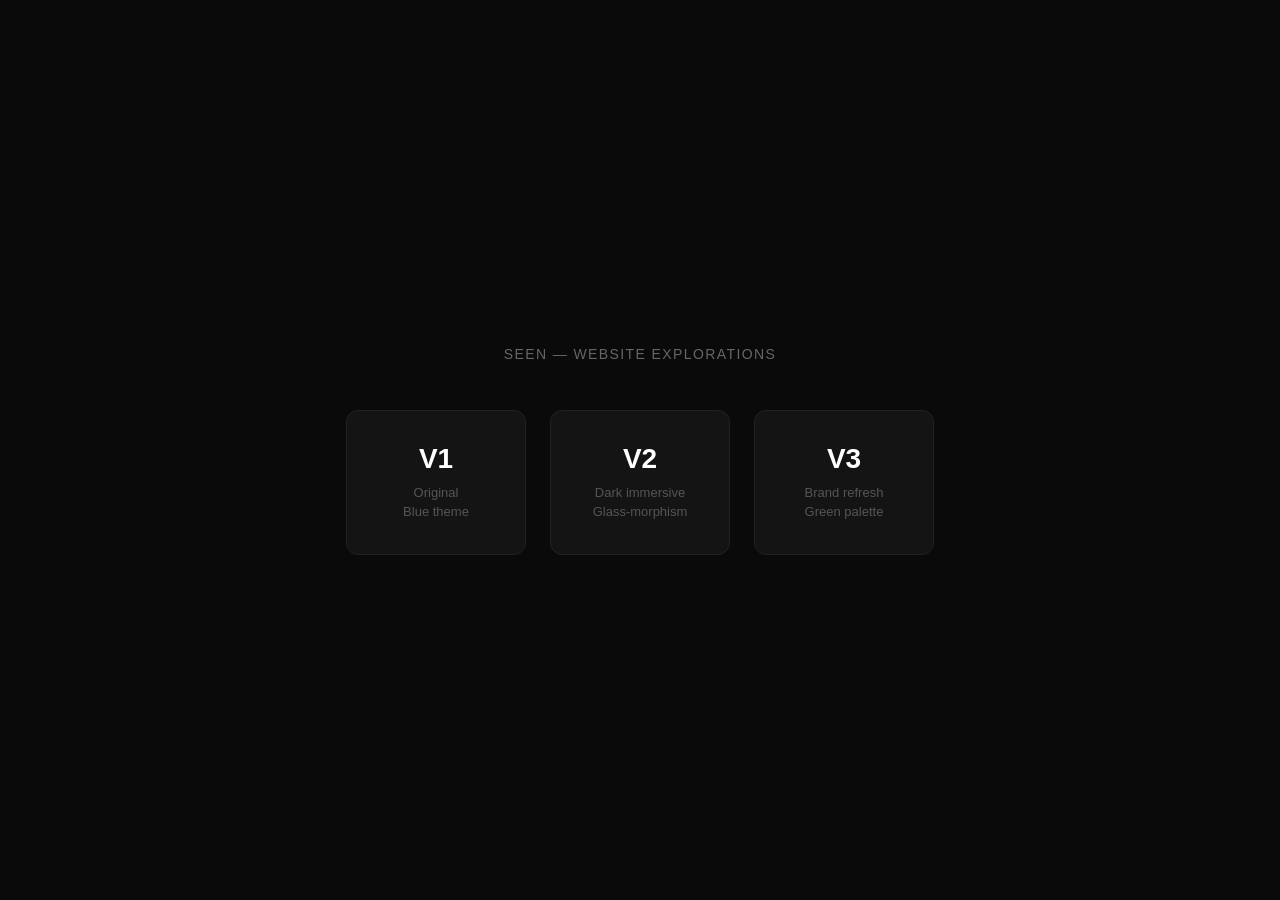
<file: index.html>
<!DOCTYPE html>
<html lang="en">
<head>
  <meta charset="UTF-8">
  <meta name="viewport" content="width=device-width, initial-scale=1.0">
  <title>Seen Website Explorations</title>
  <style>
    * { margin: 0; padding: 0; box-sizing: border-box; }
    body {
      font-family: -apple-system, BlinkMacSystemFont, 'Segoe UI', sans-serif;
      background: #0a0a0a;
      color: #fff;
      min-height: 100vh;
      display: flex;
      flex-direction: column;
      align-items: center;
      justify-content: center;
      padding: 40px 24px;
    }
    h1 {
      font-size: 14px;
      font-weight: 500;
      letter-spacing: 0.1em;
      text-transform: uppercase;
      color: #666;
      margin-bottom: 48px;
    }
    .versions {
      display: flex;
      gap: 24px;
      flex-wrap: wrap;
      justify-content: center;
    }
    a.card {
      display: block;
      background: #141414;
      border: 1px solid #222;
      border-radius: 12px;
      padding: 32px 40px;
      text-decoration: none;
      color: #fff;
      text-align: center;
      transition: border-color 0.2s, background 0.2s;
      min-width: 180px;
    }
    a.card:hover { background: #1a1a1a; border-color: #444; }
    .card-label {
      font-size: 28px;
      font-weight: 700;
      margin-bottom: 8px;
    }
    .card-desc {
      font-size: 13px;
      color: #555;
      line-height: 1.5;
    }
  </style>
</head>
<body>
  <h1>Seen — Website Explorations</h1>
  <div class="versions">
    <a class="card" href="v1/">
      <div class="card-label">V1</div>
      <div class="card-desc">Original<br>Blue theme</div>
    </a>
    <a class="card" href="v2/">
      <div class="card-label">V2</div>
      <div class="card-desc">Dark immersive<br>Glass-morphism</div>
    </a>
    <a class="card" href="v3/">
      <div class="card-label">V3</div>
      <div class="card-desc">Brand refresh<br>Green palette</div>
    </a>
  </div>
</body>
</html>
</file>
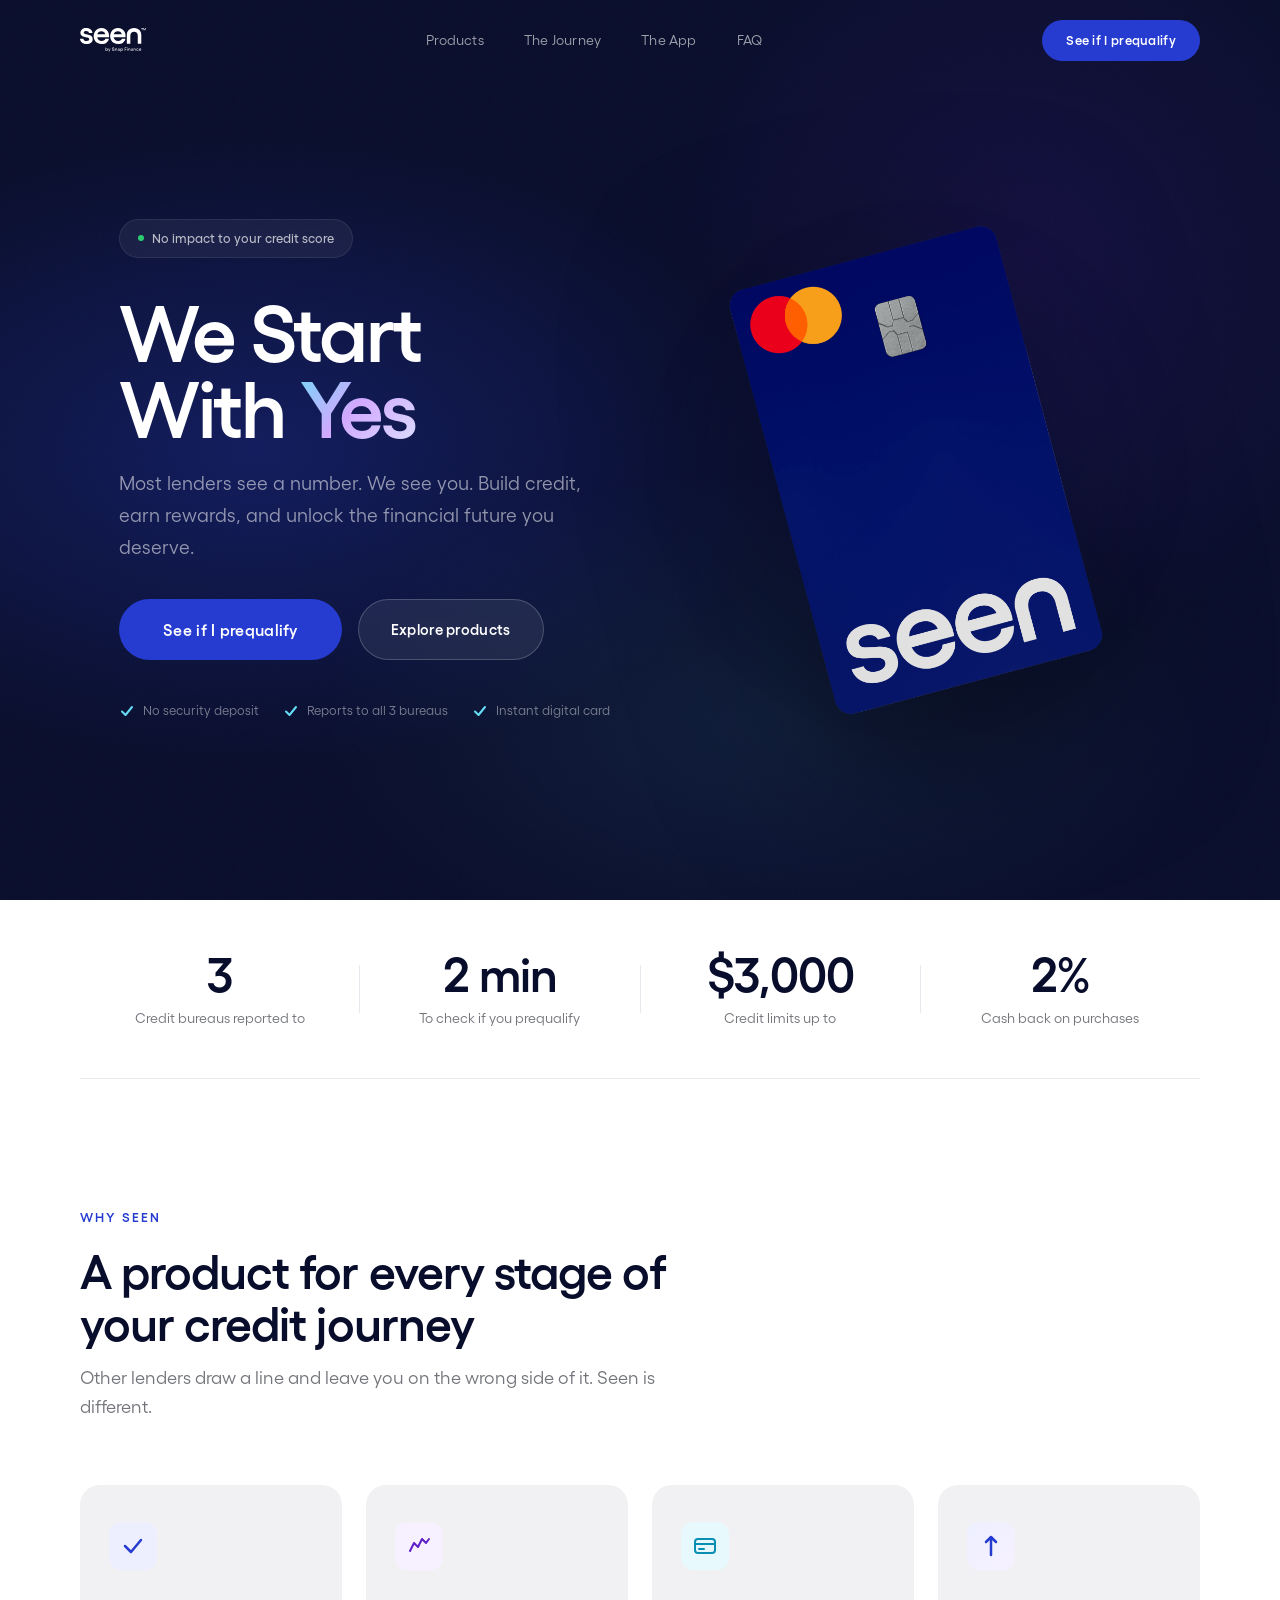
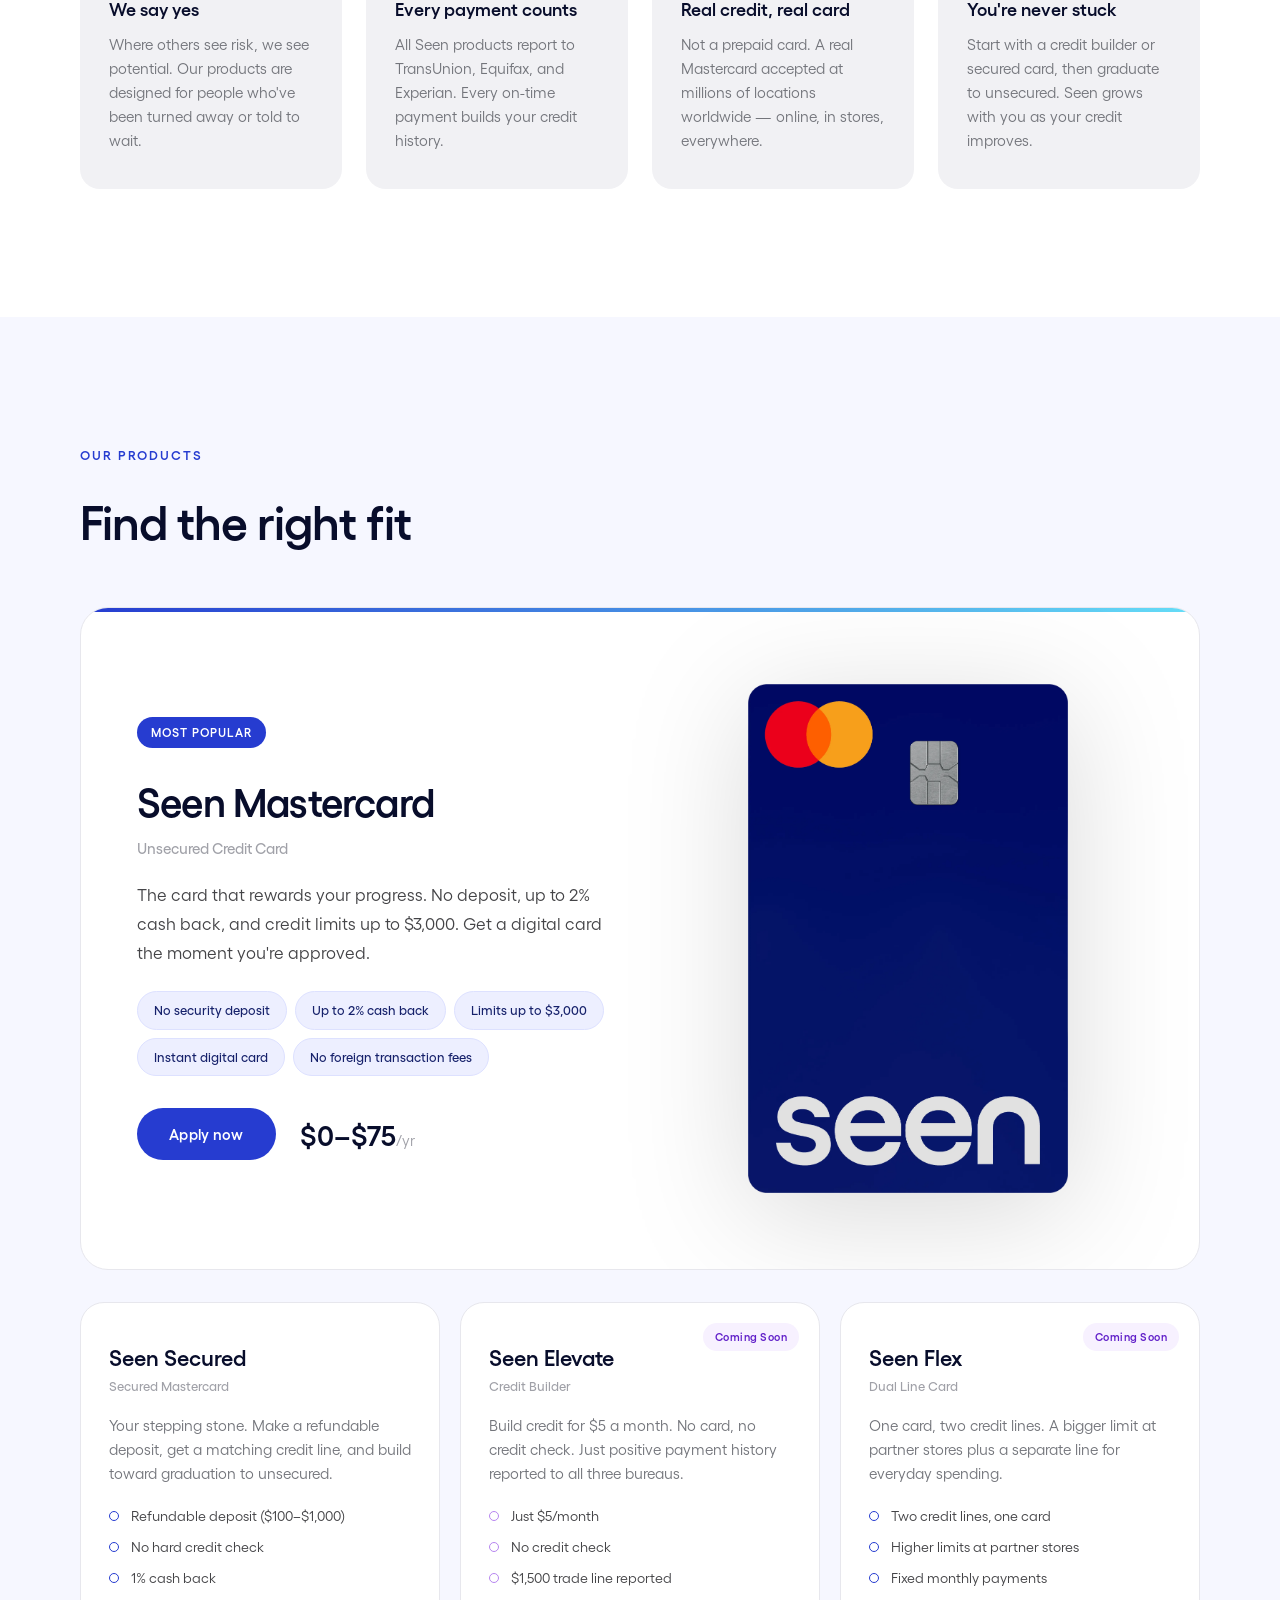
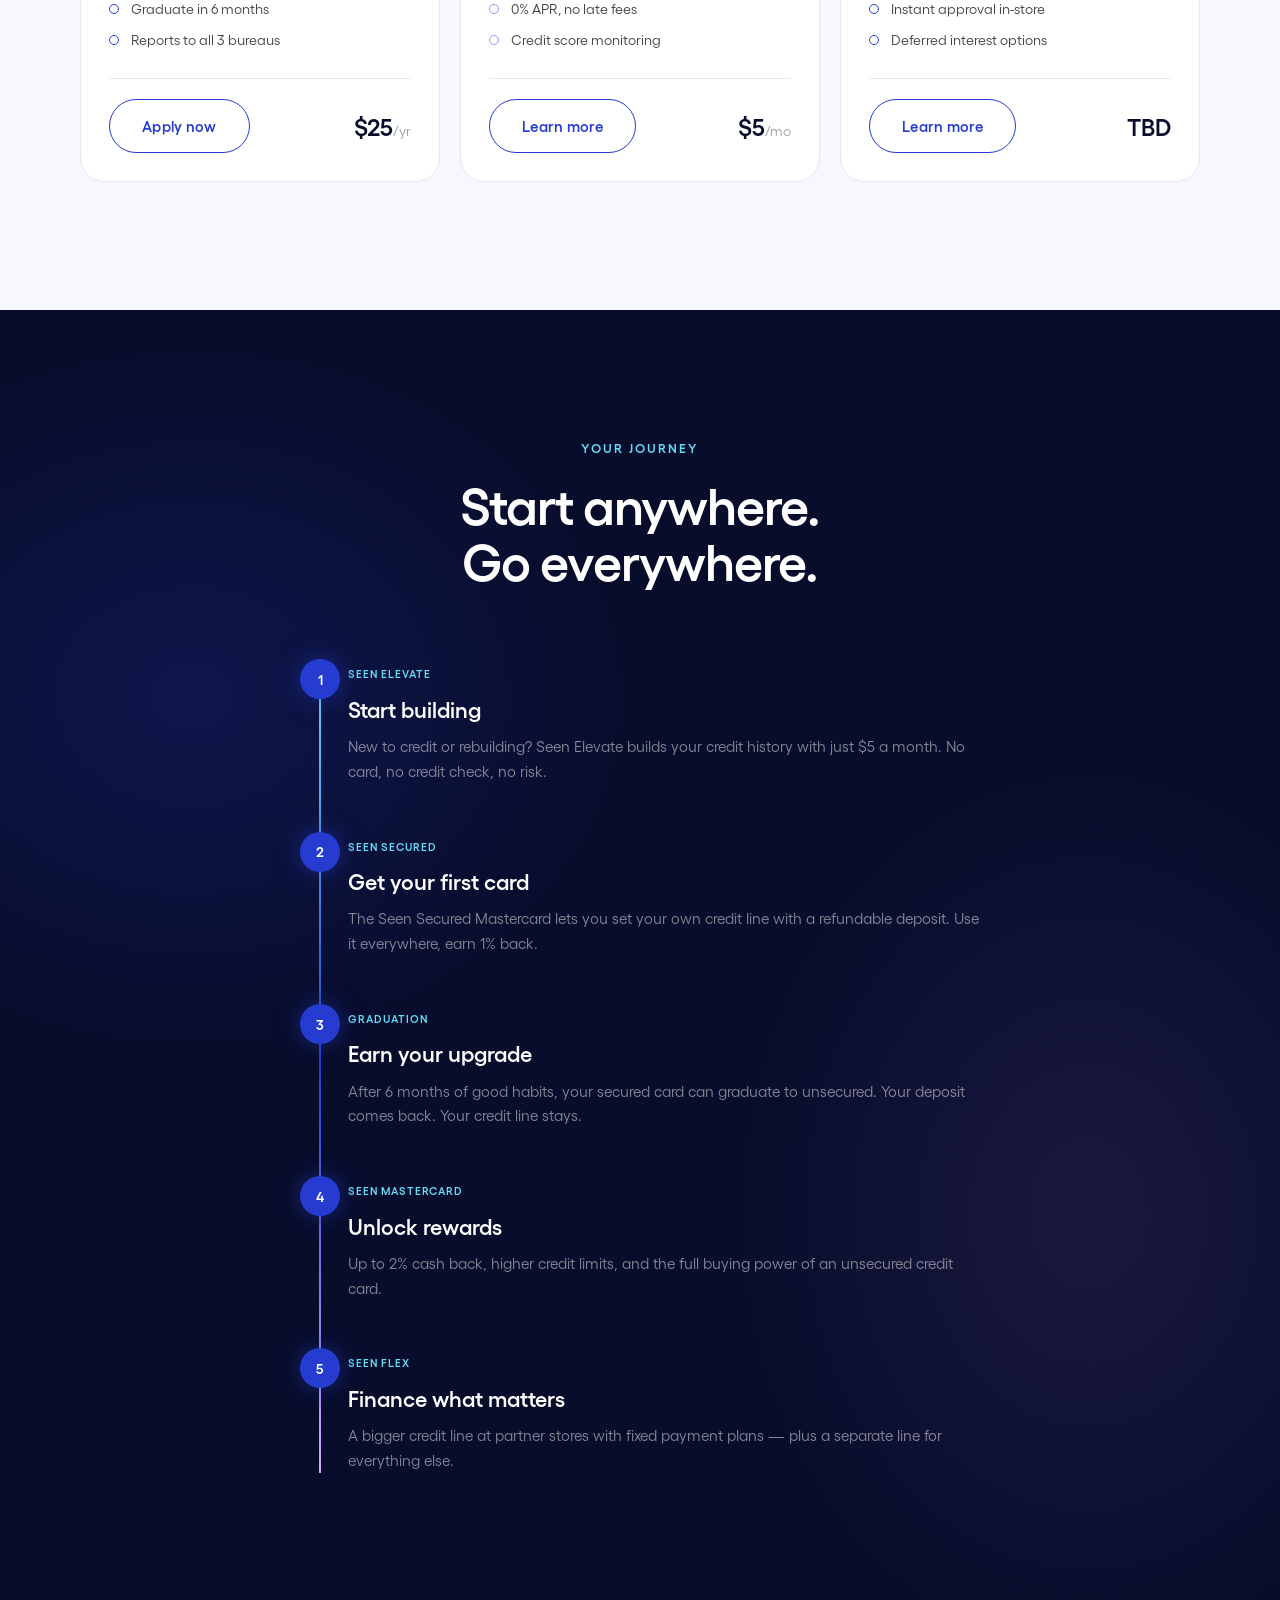
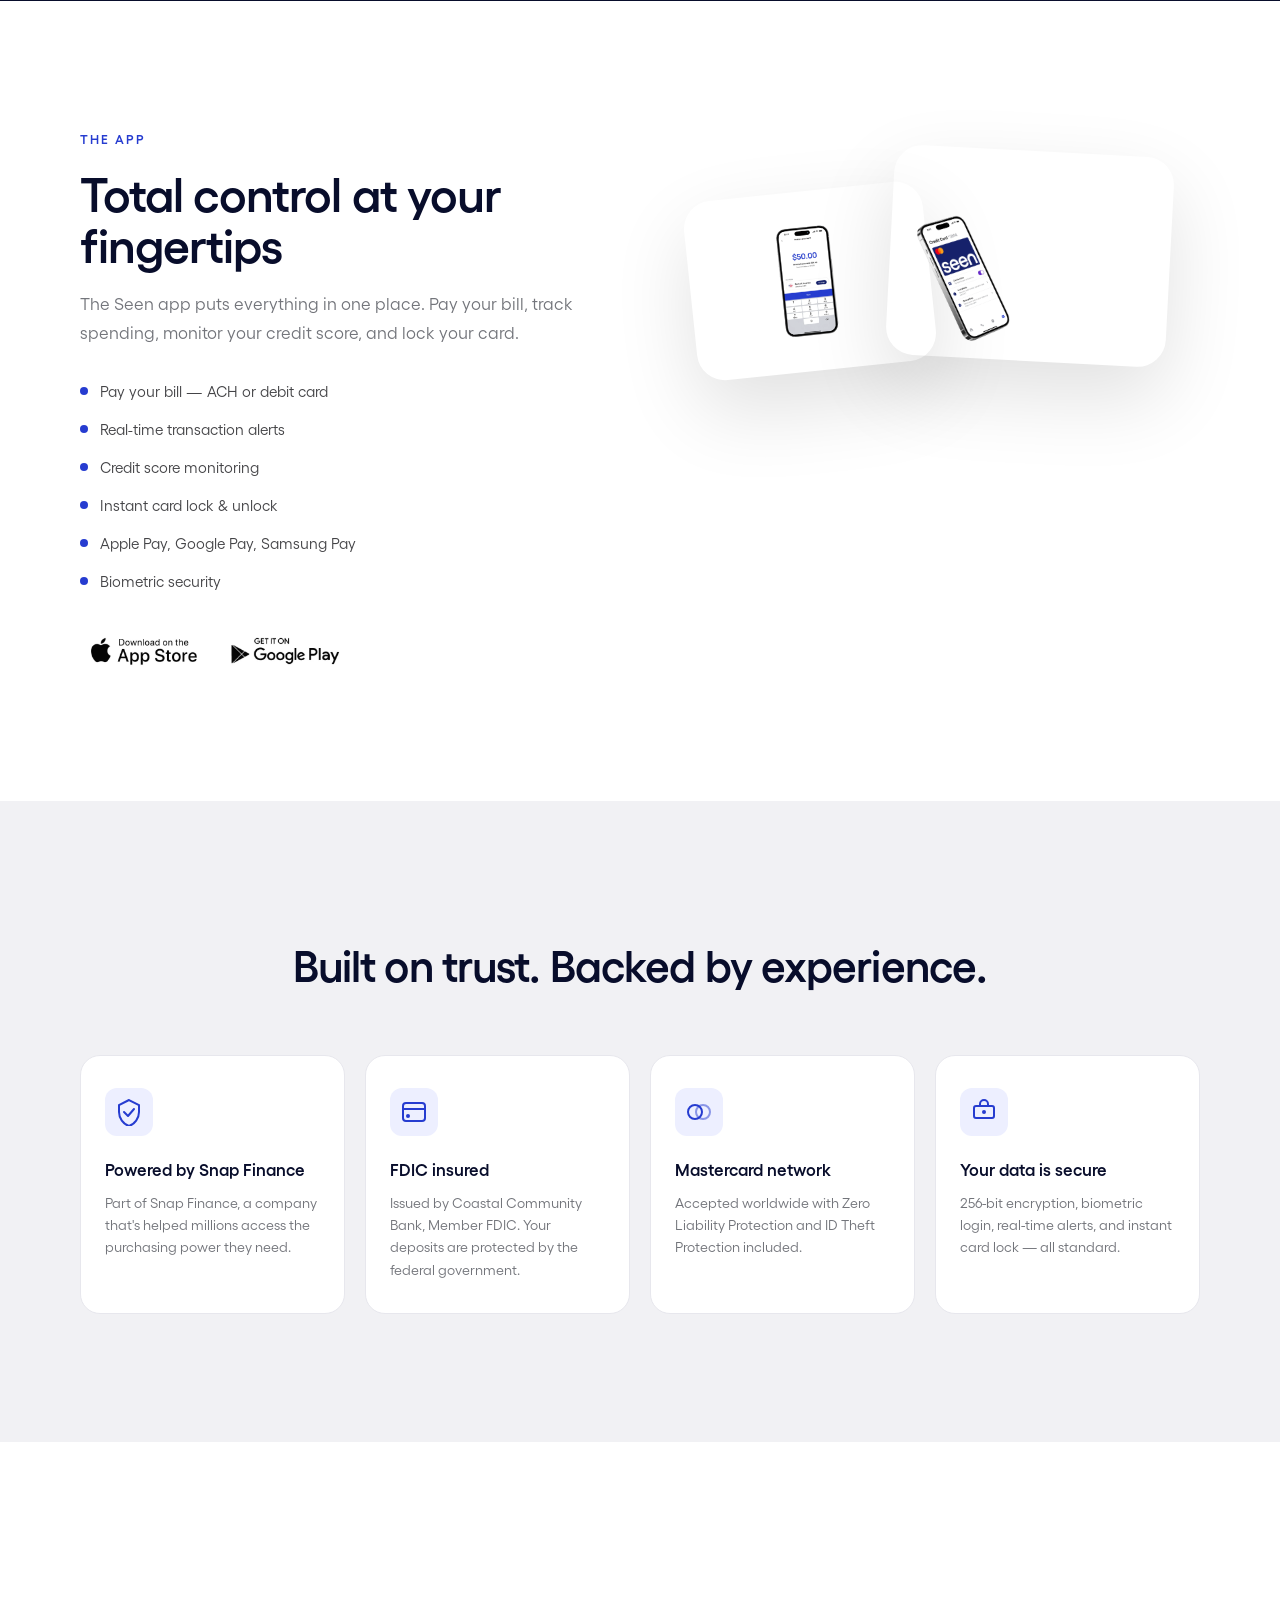
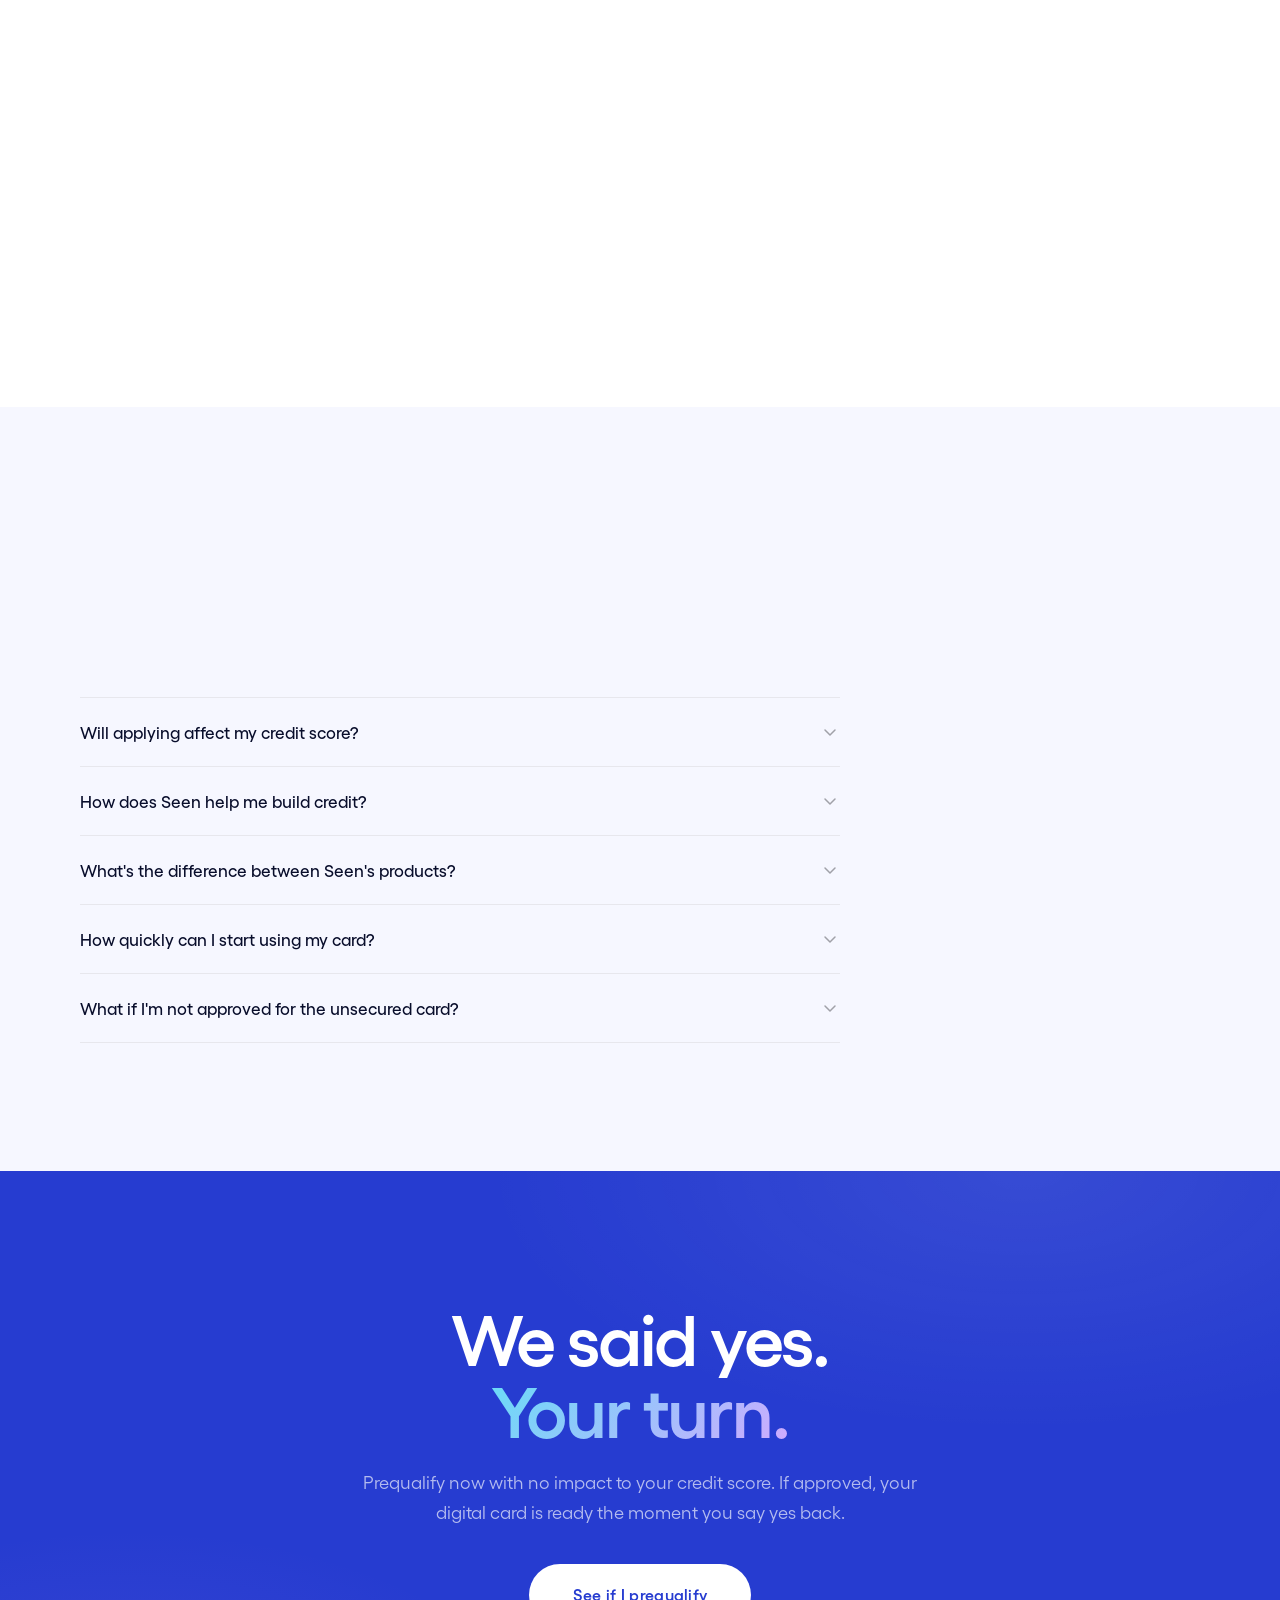
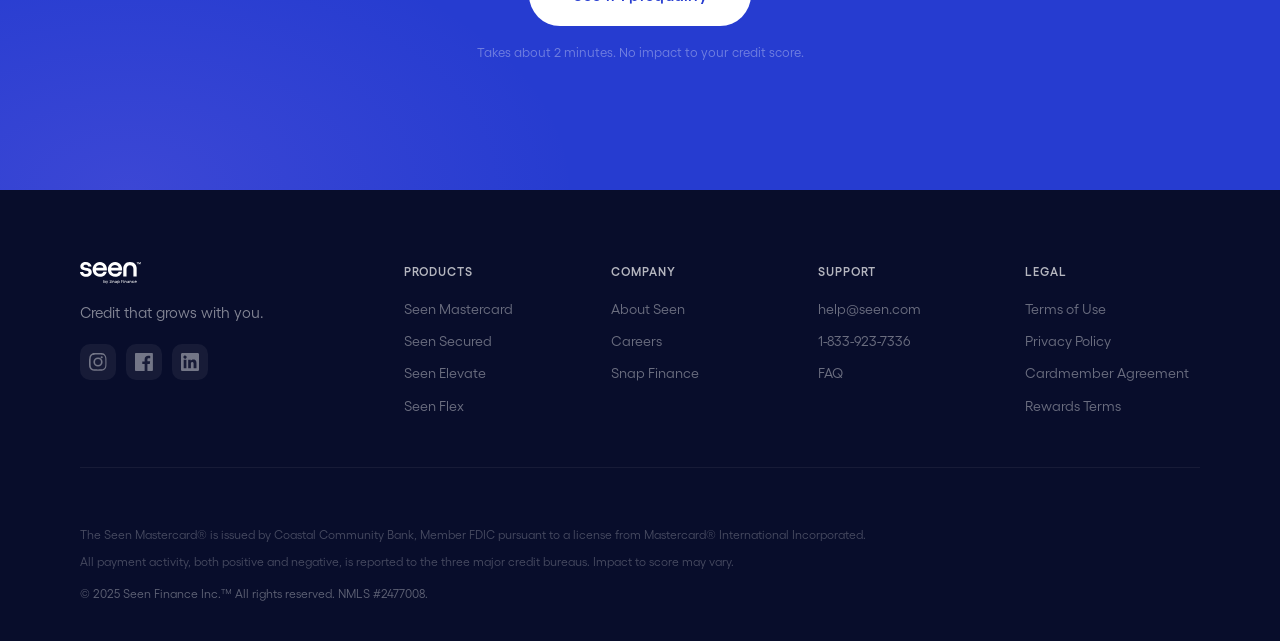
<file: v1/index.html>
<!DOCTYPE html>
<html lang="en">
<head>
  <meta charset="UTF-8">
  <meta name="viewport" content="width=device-width, initial-scale=1.0">
  <title>Seen | Credit That Grows With You</title>
  <meta name="description" content="Seen starts with yes. Build, rebuild, and grow your credit with products designed for every stage of your journey. Mastercard accepted everywhere.">
  <link rel="icon" href="assets/logo-webclip.webp" type="image/webp">
  <link rel="stylesheet" href="style.css">
</head>
<body>
  <a href="#main" class="skip-link">Skip to content</a>

  <!-- Navigation -->
  <nav class="nav" role="navigation" aria-label="Main navigation">
    <div class="nav__inner container">
      <a href="/" class="nav__logo" aria-label="Seen Finance home">
        <img src="assets/logo.svg" alt="Seen" class="nav__logo-img">
      </a>
      <div class="nav__links" id="nav-menu" role="menubar">
        <a href="#products" class="nav__link" role="menuitem">Products</a>
        <a href="#journey" class="nav__link" role="menuitem">The Journey</a>
        <a href="#app" class="nav__link" role="menuitem">The App</a>
        <a href="#faq" class="nav__link" role="menuitem">FAQ</a>
      </div>
      <a href="https://app.seen.com/prequalify?utm_medium=organic" class="nav__cta btn btn--small">See if I prequalify</a>
      <button class="nav__burger" id="nav-burger" aria-label="Toggle menu" aria-expanded="false" aria-controls="nav-menu">
        <span></span><span></span><span></span>
      </button>
    </div>
  </nav>

  <main id="main">
    <!-- Hero -->
    <section class="hero" id="hero">
      <div class="hero__bg">
        <div class="hero__gradient"></div>
        <div class="hero__noise"></div>
      </div>
      <div class="hero__content container">
        <div class="hero__text">
          <div class="hero__badge" data-reveal="up">
            <span class="hero__badge-dot"></span>
            No impact to your credit score
          </div>
          <h1 class="hero__title" data-reveal="up" data-reveal-delay="100">
            We Start<br>With <span class="hero__accent">Yes</span>
          </h1>
          <p class="hero__sub" data-reveal="up" data-reveal-delay="200">
            Most lenders see a number. We see you. Build credit, earn rewards, and unlock the financial future you deserve.
          </p>
          <div class="hero__actions" data-reveal="up" data-reveal-delay="300">
            <a href="https://app.seen.com/prequalify?utm_medium=organic" class="btn btn--primary btn--large">See if I prequalify</a>
            <a href="#products" class="btn btn--ghost">Explore products</a>
          </div>
          <div class="hero__proof" data-reveal="fade" data-reveal-delay="500">
            <div class="hero__proof-item">
              <svg width="16" height="16" viewBox="0 0 16 16" fill="none"><path d="M3 8.5l3.5 3.5L13 4" stroke="currentColor" stroke-width="2" stroke-linecap="round" stroke-linejoin="round"/></svg>
              No security deposit
            </div>
            <div class="hero__proof-item">
              <svg width="16" height="16" viewBox="0 0 16 16" fill="none"><path d="M3 8.5l3.5 3.5L13 4" stroke="currentColor" stroke-width="2" stroke-linecap="round" stroke-linejoin="round"/></svg>
              Reports to all 3 bureaus
            </div>
            <div class="hero__proof-item">
              <svg width="16" height="16" viewBox="0 0 16 16" fill="none"><path d="M3 8.5l3.5 3.5L13 4" stroke="currentColor" stroke-width="2" stroke-linecap="round" stroke-linejoin="round"/></svg>
              Instant digital card
            </div>
          </div>
        </div>
        <div class="hero__visual" data-reveal="up" data-reveal-delay="200">
          <div class="hero__card-wrapper">
            <img src="assets/card-hero.png" alt="Seen Mastercard credit card" class="hero__card-img">
            <div class="hero__card-glow"></div>
          </div>
        </div>
      </div>
    </section>

    <!-- Social Proof Bar -->
    <section class="proof-bar">
      <div class="container">
        <div class="proof-bar__inner">
          <div class="proof-bar__item" data-reveal="up" data-reveal-delay="0">
            <span class="proof-bar__number" data-count-target="3">0</span>
            <span class="proof-bar__label">Credit bureaus reported to</span>
          </div>
          <div class="proof-bar__divider"></div>
          <div class="proof-bar__item" data-reveal="up" data-reveal-delay="100">
            <span class="proof-bar__number" data-count-target="2" data-count-suffix=" min">0 min</span>
            <span class="proof-bar__label">To check if you prequalify</span>
          </div>
          <div class="proof-bar__divider"></div>
          <div class="proof-bar__item" data-reveal="up" data-reveal-delay="200">
            <span class="proof-bar__number" data-count-prefix="$" data-count-target="3000" data-count-separator=",">$0</span>
            <span class="proof-bar__label">Credit limits up to</span>
          </div>
          <div class="proof-bar__divider"></div>
          <div class="proof-bar__item" data-reveal="up" data-reveal-delay="300">
            <span class="proof-bar__number" data-count-target="2" data-count-suffix="%">0%</span>
            <span class="proof-bar__label">Cash back on purchases</span>
          </div>
        </div>
      </div>
    </section>

    <!-- Why Seen -->
    <section class="why" id="why">
      <div class="container">
        <div class="why__header" data-reveal="up">
          <p class="label">Why Seen</p>
          <h2 class="why__title">A product for every stage of your credit journey</h2>
          <p class="why__sub">Other lenders draw a line and leave you on the wrong side of it. Seen is different.</p>
        </div>
        <div class="why__grid">
          <div class="why__card" data-reveal="up" data-reveal-delay="0">
            <div class="why__card-icon why__card-icon--1">
              <svg width="24" height="24" viewBox="0 0 24 24" fill="none"><path d="M4 12l6 6L20 6" stroke="currentColor" stroke-width="2.5" stroke-linecap="round" stroke-linejoin="round"/></svg>
            </div>
            <h3>We say yes</h3>
            <p>Where others see risk, we see potential. Our products are designed for people who've been turned away or told to wait.</p>
          </div>
          <div class="why__card" data-reveal="up" data-reveal-delay="80">
            <div class="why__card-icon why__card-icon--2">
              <svg width="24" height="24" viewBox="0 0 24 24" fill="none"><path d="M3 17l4-8 4 4 4-8 4 4 3-4" stroke="currentColor" stroke-width="2" stroke-linecap="round" stroke-linejoin="round"/></svg>
            </div>
            <h3>Every payment counts</h3>
            <p>All Seen products report to TransUnion, Equifax, and Experian. Every on-time payment builds your credit history.</p>
          </div>
          <div class="why__card" data-reveal="up" data-reveal-delay="160">
            <div class="why__card-icon why__card-icon--3">
              <svg width="24" height="24" viewBox="0 0 24 24" fill="none"><rect x="2" y="5" width="20" height="14" rx="3" stroke="currentColor" stroke-width="2"/><path d="M2 10h20" stroke="currentColor" stroke-width="2"/><path d="M6 15h5" stroke="currentColor" stroke-width="2" stroke-linecap="round"/></svg>
            </div>
            <h3>Real credit, real card</h3>
            <p>Not a prepaid card. A real Mastercard accepted at millions of locations worldwide — online, in stores, everywhere.</p>
          </div>
          <div class="why__card" data-reveal="up" data-reveal-delay="240">
            <div class="why__card-icon why__card-icon--4">
              <svg width="24" height="24" viewBox="0 0 24 24" fill="none"><path d="M12 3v18m0-18l-5 5m5-5l5 5" stroke="currentColor" stroke-width="2.5" stroke-linecap="round" stroke-linejoin="round"/></svg>
            </div>
            <h3>You're never stuck</h3>
            <p>Start with a credit builder or secured card, then graduate to unsecured. Seen grows with you as your credit improves.</p>
          </div>
        </div>
      </div>
    </section>

    <!-- Products -->
    <section class="products" id="products">
      <div class="container">
        <div class="products__header" data-reveal="up">
          <p class="label">Our Products</p>
          <h2 class="products__title">Find the right fit</h2>
        </div>

        <!-- Featured Product: Unsecured -->
        <div class="product-feature" data-reveal="up">
          <div class="product-feature__content">
            <span class="product-feature__tag">Most Popular</span>
            <h3 class="product-feature__name">Seen Mastercard</h3>
            <p class="product-feature__type">Unsecured Credit Card</p>
            <p class="product-feature__desc">The card that rewards your progress. No deposit, up to 2% cash back, and credit limits up to $3,000. Get a digital card the moment you're approved.</p>
            <div class="product-feature__pills">
              <span class="pill">No security deposit</span>
              <span class="pill">Up to 2% cash back</span>
              <span class="pill">Limits up to $3,000</span>
              <span class="pill">Instant digital card</span>
              <span class="pill">No foreign transaction fees</span>
            </div>
            <div class="product-feature__cta">
              <a href="https://app.seen.com/prequalify?utm_medium=organic" class="btn btn--primary">Apply now</a>
              <span class="product-feature__price">$0–$75<small>/yr</small></span>
            </div>
          </div>
          <div class="product-feature__visual">
            <img src="assets/card-front.webp" alt="Seen Mastercard" class="product-feature__card-img">
          </div>
        </div>

        <!-- Product Grid -->
        <div class="products__grid">
          <article class="product-card" data-reveal="up" data-reveal-delay="0">
            <div class="product-card__top">
              <h3 class="product-card__name">Seen Secured</h3>
              <p class="product-card__type">Secured Mastercard</p>
            </div>
            <p class="product-card__desc">Your stepping stone. Make a refundable deposit, get a matching credit line, and build toward graduation to unsecured.</p>
            <ul class="product-card__list">
              <li>Refundable deposit ($100–$1,000)</li>
              <li>No hard credit check</li>
              <li>1% cash back</li>
              <li>Graduate in 6 months</li>
              <li>Reports to all 3 bureaus</li>
            </ul>
            <div class="product-card__footer">
              <a href="https://app.seen.com/prequalify?utm_medium=organic" class="btn btn--outline">Apply now</a>
              <span class="product-card__price">$25<small>/yr</small></span>
            </div>
          </article>

          <article class="product-card product-card--accent" data-reveal="up" data-reveal-delay="100">
            <div class="product-card__badge">Coming Soon</div>
            <div class="product-card__top">
              <h3 class="product-card__name">Seen Elevate</h3>
              <p class="product-card__type">Credit Builder</p>
            </div>
            <p class="product-card__desc">Build credit for $5 a month. No card, no credit check. Just positive payment history reported to all three bureaus.</p>
            <ul class="product-card__list">
              <li>Just $5/month</li>
              <li>No credit check</li>
              <li>$1,500 trade line reported</li>
              <li>0% APR, no late fees</li>
              <li>Credit score monitoring</li>
            </ul>
            <div class="product-card__footer">
              <a href="#journey" class="btn btn--outline">Learn more</a>
              <span class="product-card__price">$5<small>/mo</small></span>
            </div>
          </article>

          <article class="product-card" data-reveal="up" data-reveal-delay="200">
            <div class="product-card__badge">Coming Soon</div>
            <div class="product-card__top">
              <h3 class="product-card__name">Seen Flex</h3>
              <p class="product-card__type">Dual Line Card</p>
            </div>
            <p class="product-card__desc">One card, two credit lines. A bigger limit at partner stores plus a separate line for everyday spending.</p>
            <ul class="product-card__list">
              <li>Two credit lines, one card</li>
              <li>Higher limits at partner stores</li>
              <li>Fixed monthly payments</li>
              <li>Instant approval in-store</li>
              <li>Deferred interest options</li>
            </ul>
            <div class="product-card__footer">
              <a href="#journey" class="btn btn--outline">Learn more</a>
              <span class="product-card__price">TBD</span>
            </div>
          </article>
        </div>
      </div>
    </section>

    <!-- Journey -->
    <section class="journey" id="journey">
      <div class="journey__bg"></div>
      <div class="container">
        <div class="journey__header" data-reveal="up">
          <p class="label label--light">Your Journey</p>
          <h2 class="journey__title">Start anywhere.<br>Go everywhere.</h2>
        </div>
        <div class="timeline">
          <div class="timeline__line" id="timeline-line"></div>

          <div class="timeline__step" data-reveal="up" data-reveal-delay="0">
            <div class="timeline__marker"><span>1</span></div>
            <div class="timeline__content">
              <span class="timeline__tag">Seen Elevate</span>
              <h3>Start building</h3>
              <p>New to credit or rebuilding? Seen Elevate builds your credit history with just $5 a month. No card, no credit check, no risk.</p>
            </div>
          </div>

          <div class="timeline__step" data-reveal="up" data-reveal-delay="100">
            <div class="timeline__marker"><span>2</span></div>
            <div class="timeline__content">
              <span class="timeline__tag">Seen Secured</span>
              <h3>Get your first card</h3>
              <p>The Seen Secured Mastercard lets you set your own credit line with a refundable deposit. Use it everywhere, earn 1% back.</p>
            </div>
          </div>

          <div class="timeline__step" data-reveal="up" data-reveal-delay="200">
            <div class="timeline__marker"><span>3</span></div>
            <div class="timeline__content">
              <span class="timeline__tag">Graduation</span>
              <h3>Earn your upgrade</h3>
              <p>After 6 months of good habits, your secured card can graduate to unsecured. Your deposit comes back. Your credit line stays.</p>
            </div>
          </div>

          <div class="timeline__step" data-reveal="up" data-reveal-delay="300">
            <div class="timeline__marker"><span>4</span></div>
            <div class="timeline__content">
              <span class="timeline__tag">Seen Mastercard</span>
              <h3>Unlock rewards</h3>
              <p>Up to 2% cash back, higher credit limits, and the full buying power of an unsecured credit card.</p>
            </div>
          </div>

          <div class="timeline__step" data-reveal="up" data-reveal-delay="400">
            <div class="timeline__marker"><span>5</span></div>
            <div class="timeline__content">
              <span class="timeline__tag">Seen Flex</span>
              <h3>Finance what matters</h3>
              <p>A bigger credit line at partner stores with fixed payment plans — plus a separate line for everything else.</p>
            </div>
          </div>
        </div>
      </div>
    </section>

    <!-- App -->
    <section class="app" id="app">
      <div class="container">
        <div class="app__layout">
          <div class="app__content">
            <p class="label" data-reveal="up">The App</p>
            <h2 class="app__title" data-reveal="up" data-reveal-delay="100">Total control at your fingertips</h2>
            <p class="app__sub" data-reveal="up" data-reveal-delay="150">The Seen app puts everything in one place. Pay your bill, track spending, monitor your credit score, and lock your card.</p>
            <ul class="app__features" data-reveal="up" data-reveal-delay="200">
              <li>Pay your bill — ACH or debit card</li>
              <li>Real-time transaction alerts</li>
              <li>Credit score monitoring</li>
              <li>Instant card lock &amp; unlock</li>
              <li>Apple Pay, Google Pay, Samsung Pay</li>
              <li>Biometric security</li>
            </ul>
            <div class="app__badges" data-reveal="up" data-reveal-delay="250">
              <a href="https://apps.apple.com/us/app/seen-mobile-build-credit/id6451211924" class="app__store-badge">
                <img src="assets/badge-app-store.webp" alt="Download on the App Store" class="app__store-img">
              </a>
              <a href="https://play.google.com/store/apps/details?id=com.seenfinance.app" class="app__store-badge">
                <img src="assets/badge-google-play.webp" alt="Get it on Google Play" class="app__store-img">
              </a>
            </div>
          </div>
          <div class="app__visual" data-reveal="up" data-reveal-delay="200">
            <div class="app__phones">
              <div class="app__phone app__phone--back">
                <img src="assets/app-mobile-2.webp" alt="Seen app credit score screen" class="app__phone-img">
              </div>
              <div class="app__phone app__phone--front">
                <img src="assets/app-mobile-1.webp" alt="Seen app card management" class="app__phone-img">
              </div>
            </div>
          </div>
        </div>
      </div>
    </section>

    <!-- Trust -->
    <section class="trust" id="trust">
      <div class="container">
        <div class="trust__header" data-reveal="up">
          <h2 class="trust__title">Built on trust. Backed by experience.</h2>
        </div>
        <div class="trust__grid">
          <div class="trust__card" data-reveal="up" data-reveal-delay="0">
            <div class="trust__icon">
              <svg width="28" height="28" viewBox="0 0 28 28" fill="none"><path d="M14 2L4 7v7c0 6.3 4.2 12.2 10 14 5.8-1.8 10-7.7 10-14V7L14 2z" stroke="currentColor" stroke-width="2"/><path d="M9 14l4 4 6-7" stroke="currentColor" stroke-width="2" stroke-linecap="round" stroke-linejoin="round"/></svg>
            </div>
            <h3>Powered by Snap Finance</h3>
            <p>Part of Snap Finance, a company that's helped millions access the purchasing power they need.</p>
          </div>
          <div class="trust__card" data-reveal="up" data-reveal-delay="80">
            <div class="trust__icon">
              <svg width="28" height="28" viewBox="0 0 28 28" fill="none"><rect x="3" y="5" width="22" height="18" rx="3" stroke="currentColor" stroke-width="2"/><path d="M3 11h22" stroke="currentColor" stroke-width="2"/><circle cx="8" cy="18" r="2" fill="currentColor"/></svg>
            </div>
            <h3>FDIC insured</h3>
            <p>Issued by Coastal Community Bank, Member FDIC. Your deposits are protected by the federal government.</p>
          </div>
          <div class="trust__card" data-reveal="up" data-reveal-delay="160">
            <div class="trust__icon">
              <svg width="28" height="28" viewBox="0 0 28 28" fill="none"><circle cx="10" cy="14" r="7" stroke="currentColor" stroke-width="2"/><circle cx="18" cy="14" r="7" stroke="currentColor" stroke-width="2" opacity="0.5"/></svg>
            </div>
            <h3>Mastercard network</h3>
            <p>Accepted worldwide with Zero Liability Protection and ID Theft Protection included.</p>
          </div>
          <div class="trust__card" data-reveal="up" data-reveal-delay="240">
            <div class="trust__icon">
              <svg width="28" height="28" viewBox="0 0 28 28" fill="none"><rect x="4" y="8" width="20" height="12" rx="2" stroke="currentColor" stroke-width="2"/><path d="M10 8V6a4 4 0 018 0v2" stroke="currentColor" stroke-width="2"/><circle cx="14" cy="14" r="2" fill="currentColor"/></svg>
            </div>
            <h3>Your data is secure</h3>
            <p>256-bit encryption, biometric login, real-time alerts, and instant card lock — all standard.</p>
          </div>
        </div>
      </div>
    </section>

    <!-- Credit Education -->
    <section class="education">
      <div class="container">
        <div class="education__card" data-reveal="up">
          <div class="education__content">
            <h2 class="education__title">Good credit changes everything</h2>
            <p class="education__text">A better credit score unlocks lower interest rates, better apartment applications, and more financial options for your future.</p>
          </div>
          <div class="education__stat">
            <span class="education__stat-number" data-count-prefix="$" data-count-target="6840" data-count-separator=",">$0</span>
            <span class="education__stat-label">Potential savings on a $20,000 auto loan with good credit vs. fair credit</span>
          </div>
        </div>
      </div>
    </section>

    <!-- FAQ -->
    <section class="faq" id="faq">
      <div class="container">
        <div class="faq__header" data-reveal="up">
          <p class="label">FAQ</p>
          <h2 class="faq__title">Questions? Answers.</h2>
        </div>
        <div class="faq__list">
          <div class="faq-item" data-reveal="up" data-reveal-delay="0">
            <button class="faq-item__trigger" aria-expanded="false">
              <span>Will applying affect my credit score?</span>
              <svg class="faq-item__icon" width="20" height="20" viewBox="0 0 20 20" fill="none"><path d="M5 8l5 5 5-5" stroke="currentColor" stroke-width="1.5" stroke-linecap="round" stroke-linejoin="round"/></svg>
            </button>
            <div class="faq-item__answer">
              <p>No. Checking if you prequalify uses a soft credit pull, which has zero impact on your credit score. A hard inquiry only occurs if you accept an offer and formally apply.</p>
            </div>
          </div>
          <div class="faq-item" data-reveal="up" data-reveal-delay="50">
            <button class="faq-item__trigger" aria-expanded="false">
              <span>How does Seen help me build credit?</span>
              <svg class="faq-item__icon" width="20" height="20" viewBox="0 0 20 20" fill="none"><path d="M5 8l5 5 5-5" stroke="currentColor" stroke-width="1.5" stroke-linecap="round" stroke-linejoin="round"/></svg>
            </button>
            <div class="faq-item__answer">
              <p>Every Seen product reports your payment activity to all three major credit bureaus — TransUnion, Equifax, and Experian. On-time payments build your credit score over time.</p>
            </div>
          </div>
          <div class="faq-item" data-reveal="up" data-reveal-delay="100">
            <button class="faq-item__trigger" aria-expanded="false">
              <span>What's the difference between Seen's products?</span>
              <svg class="faq-item__icon" width="20" height="20" viewBox="0 0 20 20" fill="none"><path d="M5 8l5 5 5-5" stroke="currentColor" stroke-width="1.5" stroke-linecap="round" stroke-linejoin="round"/></svg>
            </button>
            <div class="faq-item__answer">
              <p><strong>Seen Elevate</strong> is a $5/month credit building subscription — no card, no credit check. <strong>Seen Secured</strong> is a Mastercard with a refundable deposit. <strong>Seen Mastercard</strong> is unsecured with up to 2% cash back. <strong>Seen Flex</strong> is a dual-line card with bigger limits at partner stores.</p>
            </div>
          </div>
          <div class="faq-item" data-reveal="up" data-reveal-delay="150">
            <button class="faq-item__trigger" aria-expanded="false">
              <span>How quickly can I start using my card?</span>
              <svg class="faq-item__icon" width="20" height="20" viewBox="0 0 20 20" fill="none"><path d="M5 8l5 5 5-5" stroke="currentColor" stroke-width="1.5" stroke-linecap="round" stroke-linejoin="round"/></svg>
            </button>
            <div class="faq-item__answer">
              <p>If approved for the Seen Mastercard, you get an instant digital card and can start spending the same day. A physical card follows in the mail.</p>
            </div>
          </div>
          <div class="faq-item" data-reveal="up" data-reveal-delay="200">
            <button class="faq-item__trigger" aria-expanded="false">
              <span>What if I'm not approved for the unsecured card?</span>
              <svg class="faq-item__icon" width="20" height="20" viewBox="0 0 20 20" fill="none"><path d="M5 8l5 5 5-5" stroke="currentColor" stroke-width="1.5" stroke-linecap="round" stroke-linejoin="round"/></svg>
            </button>
            <div class="faq-item__answer">
              <p>That's exactly why we built multiple products. You may be offered the Seen Secured card or Seen Elevate credit builder. There's a path forward for everyone.</p>
            </div>
          </div>
        </div>
      </div>
    </section>

    <!-- Final CTA -->
    <section class="cta" id="cta">
      <div class="cta__bg"></div>
      <div class="container">
        <div class="cta__content" data-reveal="up">
          <h2 class="cta__title">We said yes.<br><span>Your turn.</span></h2>
          <p class="cta__sub">Prequalify now with no impact to your credit score. If approved, your digital card is ready the moment you say yes back.</p>
          <a href="https://app.seen.com/prequalify?utm_medium=organic" class="btn btn--white btn--large">See if I prequalify</a>
          <p class="cta__note">Takes about 2 minutes. No impact to your credit score.</p>
        </div>
      </div>
    </section>
  </main>

  <!-- Footer -->
  <footer class="footer">
    <div class="container">
      <div class="footer__top">
        <div class="footer__brand">
          <a href="/" class="footer__logo">
            <img src="assets/logo.svg" alt="Seen" class="footer__logo-img">
          </a>
          <p class="footer__tagline">Credit that grows with you.</p>
          <div class="footer__social">
            <a href="https://www.instagram.com/seenfinance" aria-label="Instagram" class="footer__social-link">
              <svg width="18" height="18" viewBox="0 0 20 20" fill="currentColor"><path d="M10 1.8c2.7 0 3 0 4 .1 1 0 1.5.2 1.9.4.5.2.8.4 1.1.7.3.3.5.7.7 1.1.2.4.3.9.4 1.9 0 1 .1 1.4.1 4s0 3-.1 4c0 1-.2 1.5-.4 1.9-.2.5-.4.8-.7 1.1-.3.3-.7.5-1.1.7-.4.2-.9.3-1.9.4-1 0-1.4.1-4 .1s-3 0-4-.1c-1 0-1.5-.2-1.9-.4-.5-.2-.8-.4-1.1-.7-.3-.3-.5-.7-.7-1.1-.2-.4-.3-.9-.4-1.9 0-1-.1-1.4-.1-4s0-3 .1-4c0-1 .2-1.5.4-1.9.2-.5.4-.8.7-1.1.3-.3.7-.5 1.1-.7.4-.2.9-.3 1.9-.4 1 0 1.4-.1 4-.1zm0-1.8C7.3 0 6.9 0 5.9.1c-1 0-1.7.2-2.3.5C3 .8 2.5 1.2 2 1.7S1 2.8.8 3.4c-.3.6-.4 1.3-.5 2.3C0 6.9 0 7.3 0 10s0 3.1.1 4.1c0 1 .2 1.7.5 2.3.2.6.6 1.1 1.1 1.6s1 .9 1.6 1.1c.6.3 1.3.4 2.3.5 1 0 1.4.1 4.1.1s3.1 0 4.1-.1c1 0 1.7-.2 2.3-.5.6-.2 1.1-.6 1.6-1.1s.9-1 1.1-1.6c.3-.6.4-1.3.5-2.3 0-1 .1-1.4.1-4.1s0-3.1-.1-4.1c0-1-.2-1.7-.5-2.3-.2-.6-.6-1.1-1.1-1.6S17 .8 16.4.6c-.6-.3-1.3-.4-2.3-.5C13.1 0 12.7 0 10 0zm0 4.9a5.1 5.1 0 100 10.2 5.1 5.1 0 000-10.2zm0 8.4a3.3 3.3 0 110-6.6 3.3 3.3 0 010 6.6zm5.3-8.6a1.2 1.2 0 11-2.4 0 1.2 1.2 0 012.4 0z"/></svg>
            </a>
            <a href="https://www.facebook.com/SeenFinance" aria-label="Facebook" class="footer__social-link">
              <svg width="18" height="18" viewBox="0 0 20 20" fill="currentColor"><path d="M18.9 0H1.1C.5 0 0 .5 0 1.1v17.8c0 .6.5 1.1 1.1 1.1h9.6v-7.7H8.1V9.4h2.6V7.1c0-2.6 1.6-4 3.9-4 1.1 0 2 .1 2.3.1v2.7h-1.6c-1.2 0-1.5.6-1.5 1.4v1.9h3l-.4 2.9h-2.6V20h5c.6 0 1.1-.5 1.1-1.1V1.1c0-.6-.5-1.1-1-1.1z"/></svg>
            </a>
            <a href="https://www.linkedin.com/company/seenfinance/" aria-label="LinkedIn" class="footer__social-link">
              <svg width="18" height="18" viewBox="0 0 20 20" fill="currentColor"><path d="M18.5 0h-17C.7 0 0 .7 0 1.5v17c0 .8.7 1.5 1.5 1.5h17c.8 0 1.5-.7 1.5-1.5v-17C20 .7 19.3 0 18.5 0zM6 17H3V7.5h3V17zM4.5 6.3c-1 0-1.8-.8-1.8-1.8s.8-1.7 1.8-1.7 1.8.8 1.8 1.8-.8 1.7-1.8 1.7zM17 17h-3v-4.6c0-1.1 0-2.5-1.5-2.5S11 11.2 11 12.3V17H8V7.5h2.9v1.3c.4-.8 1.4-1.5 2.8-1.5 3 0 3.5 2 3.5 4.5V17z"/></svg>
            </a>
          </div>
        </div>
        <div class="footer__columns">
          <div class="footer__col">
            <h4>Products</h4>
            <a href="#products">Seen Mastercard</a>
            <a href="#products">Seen Secured</a>
            <a href="#products">Seen Elevate</a>
            <a href="#products">Seen Flex</a>
          </div>
          <div class="footer__col">
            <h4>Company</h4>
            <a href="#">About Seen</a>
            <a href="#">Careers</a>
            <a href="https://snapfinance.com/">Snap Finance</a>
          </div>
          <div class="footer__col">
            <h4>Support</h4>
            <a href="mailto:help@seen.com">help@seen.com</a>
            <a href="tel:18339237336">1-833-923-7336</a>
            <a href="#faq">FAQ</a>
          </div>
          <div class="footer__col">
            <h4>Legal</h4>
            <a href="#">Terms of Use</a>
            <a href="#">Privacy Policy</a>
            <a href="#">Cardmember Agreement</a>
            <a href="#">Rewards Terms</a>
          </div>
        </div>
      </div>
      <div class="footer__bottom">
        <p>The Seen Mastercard&reg; is issued by Coastal Community Bank, Member FDIC pursuant to a license from Mastercard&reg; International Incorporated.</p>
        <p>All payment activity, both positive and negative, is reported to the three major credit bureaus. Impact to score may vary.</p>
        <p>&copy; 2025 Seen Finance Inc.&trade; All rights reserved. NMLS #2477008.</p>
      </div>
    </div>
  </footer>

  <script src="main.js" type="module"></script>
</body>
</html>
</file>
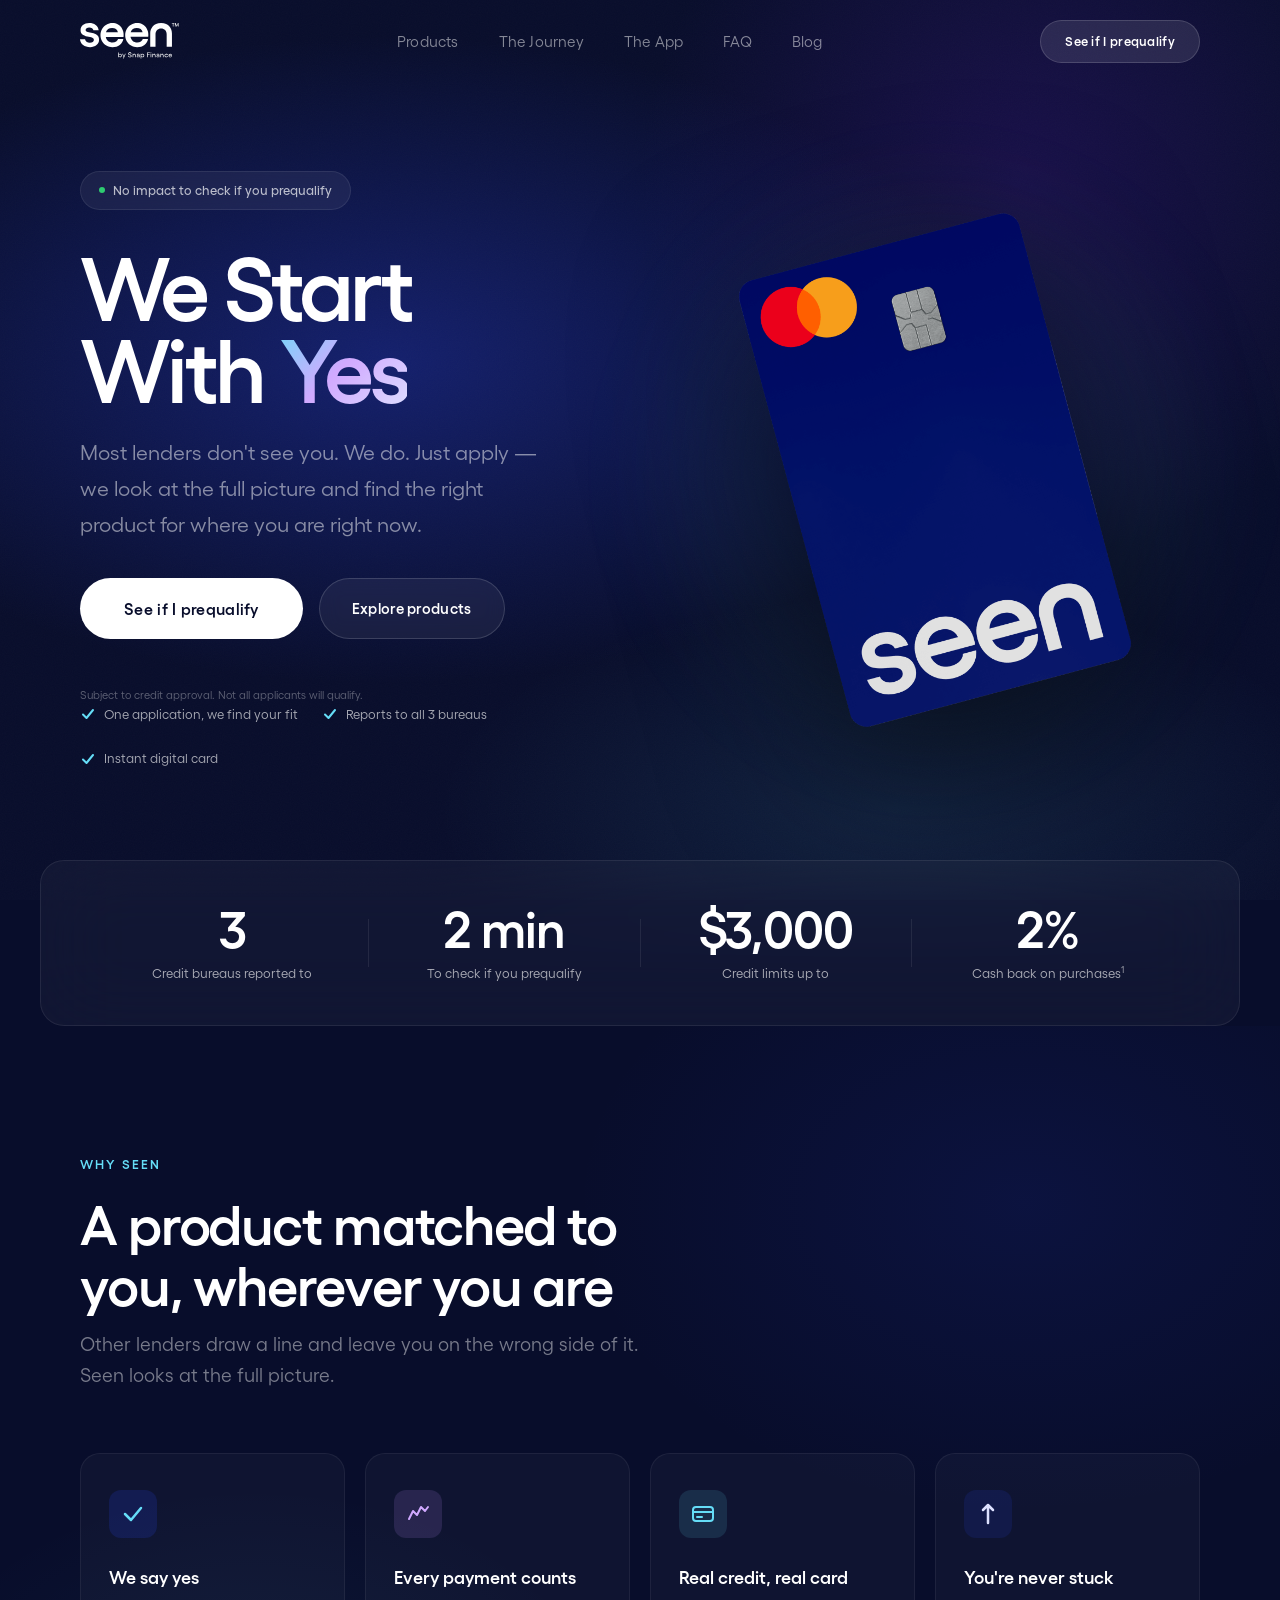
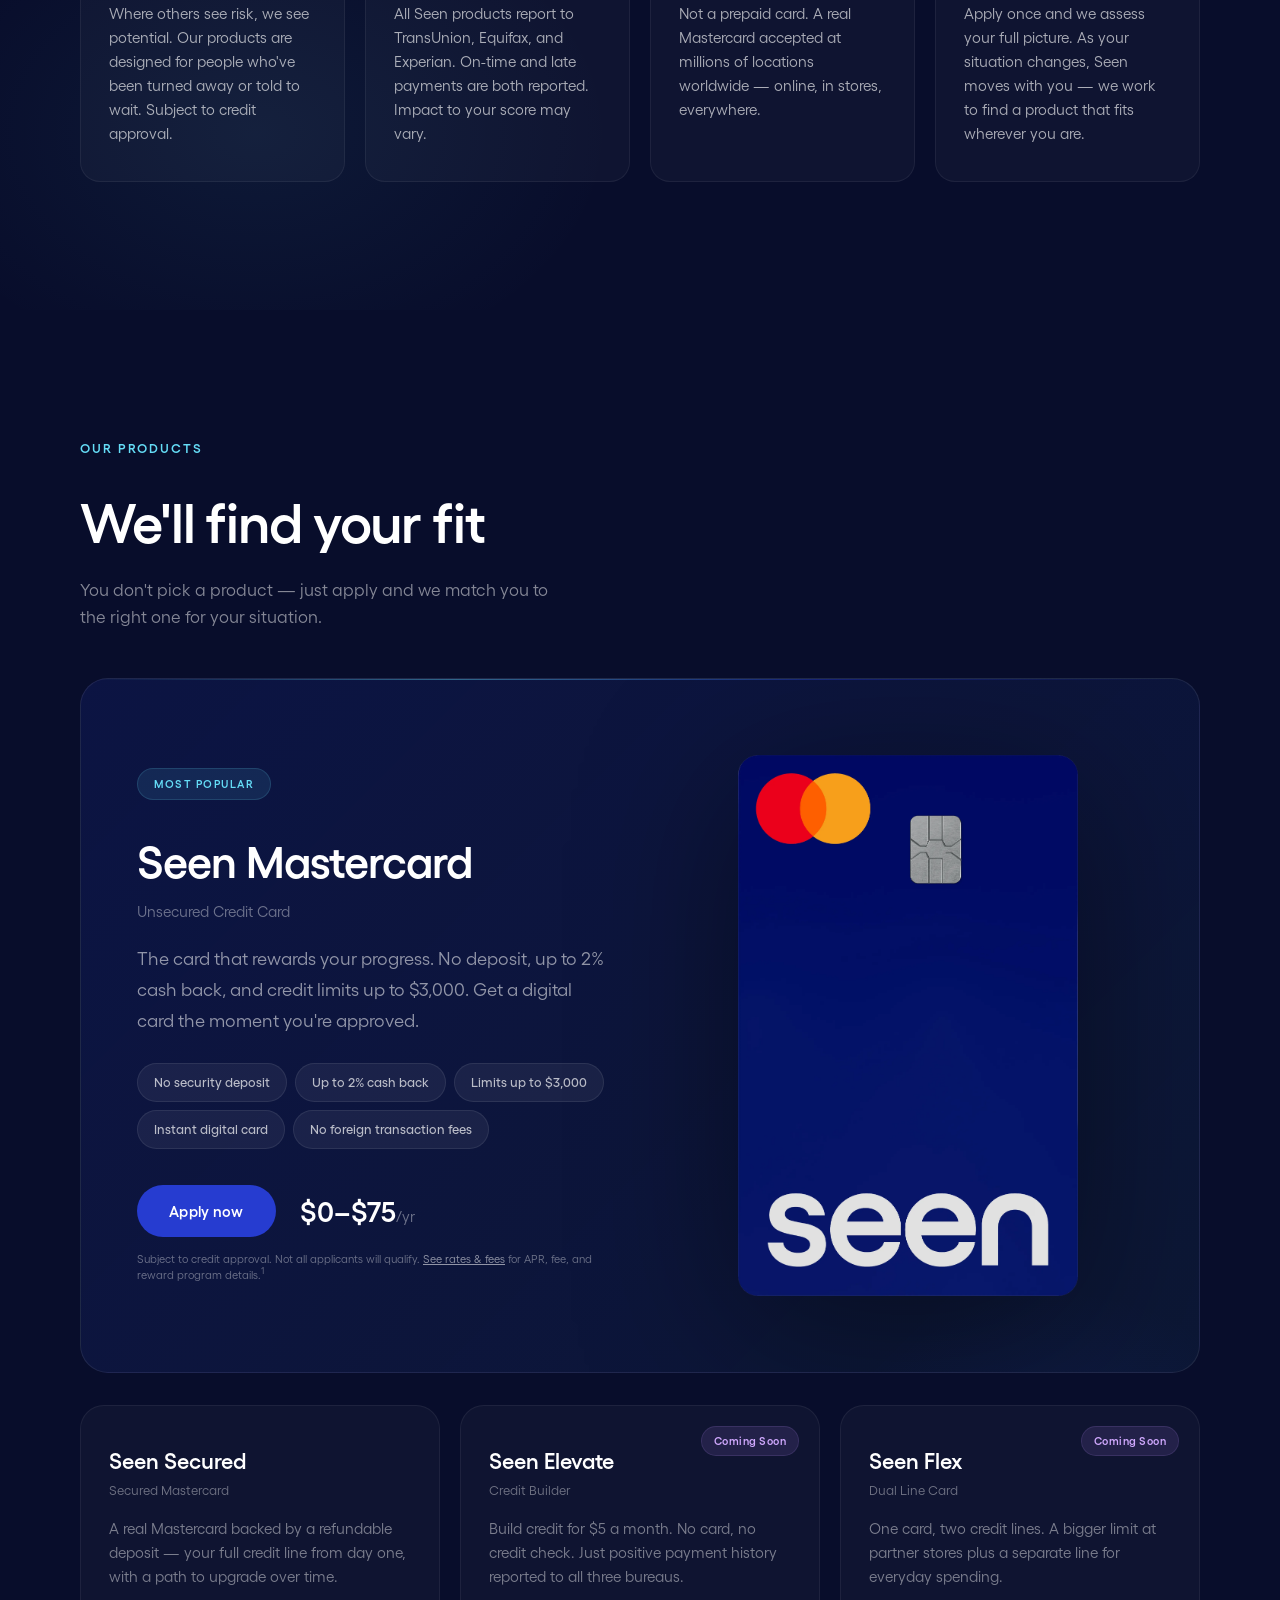
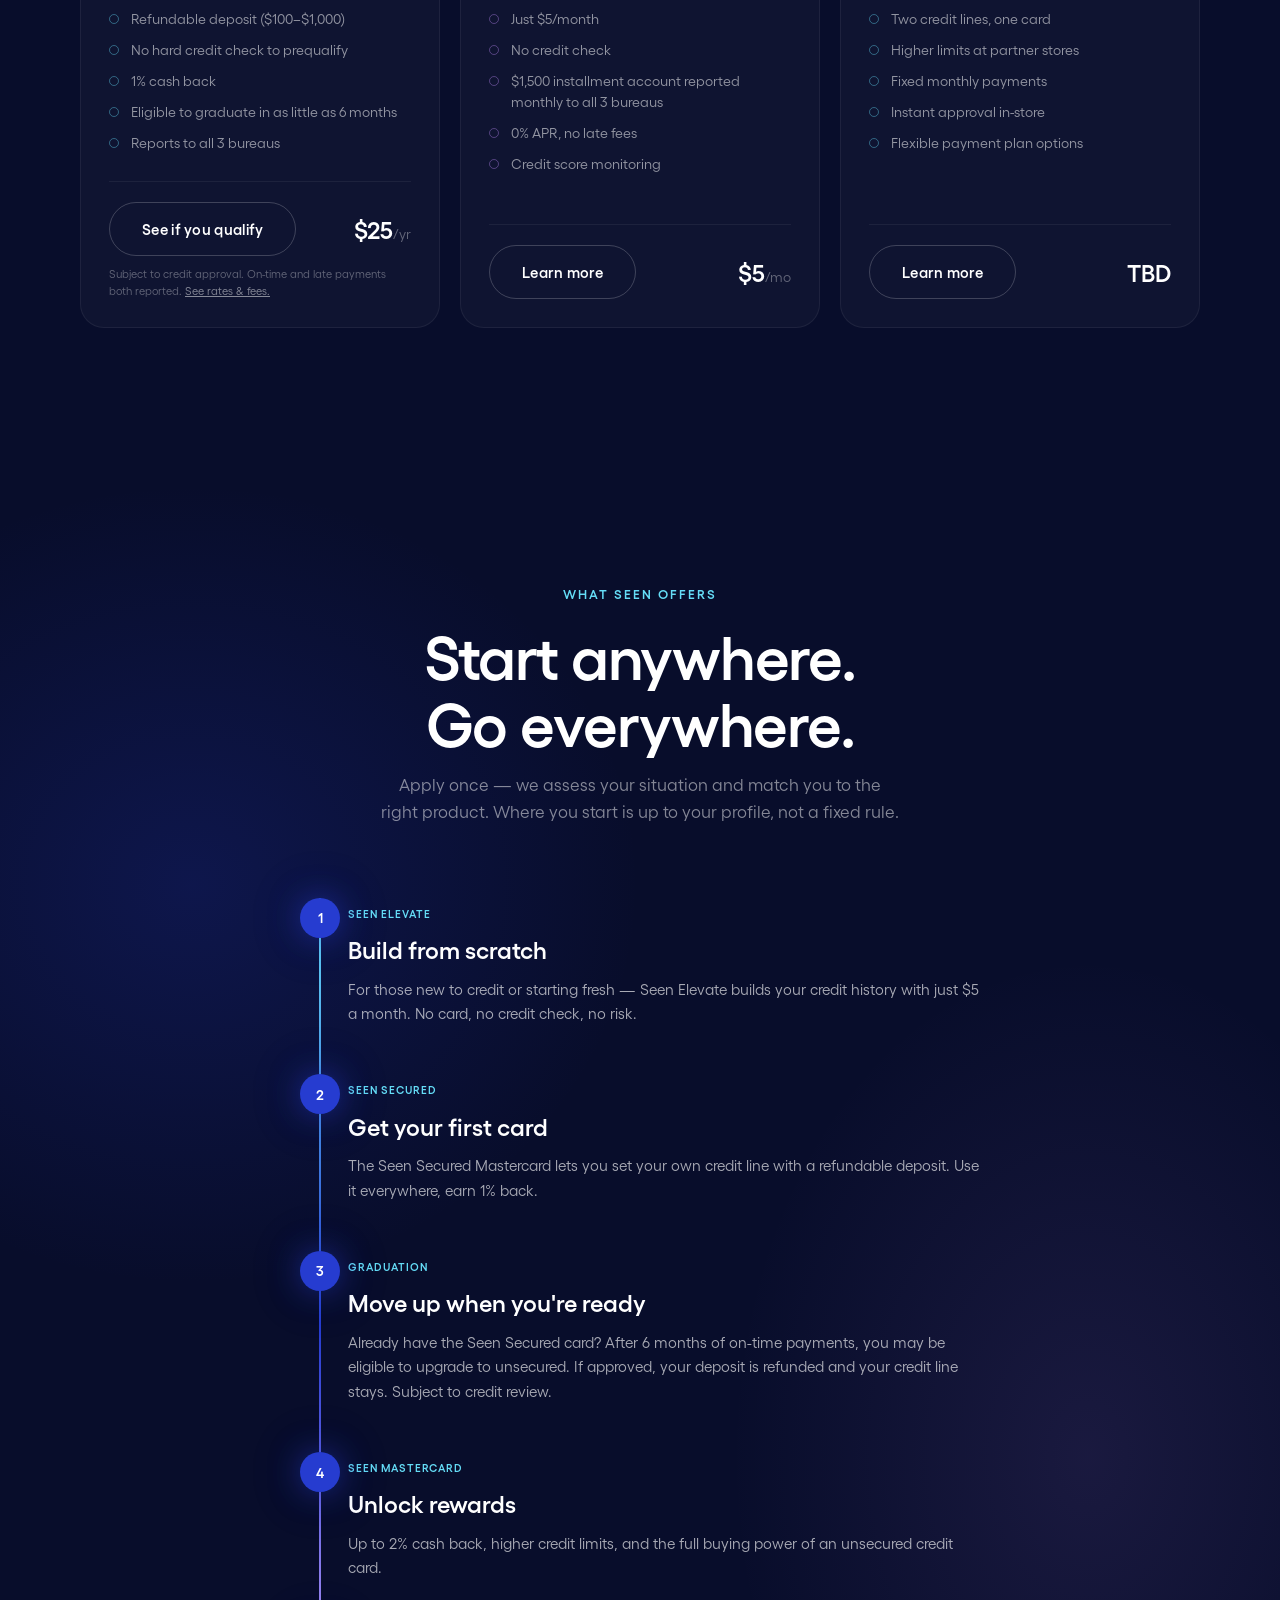
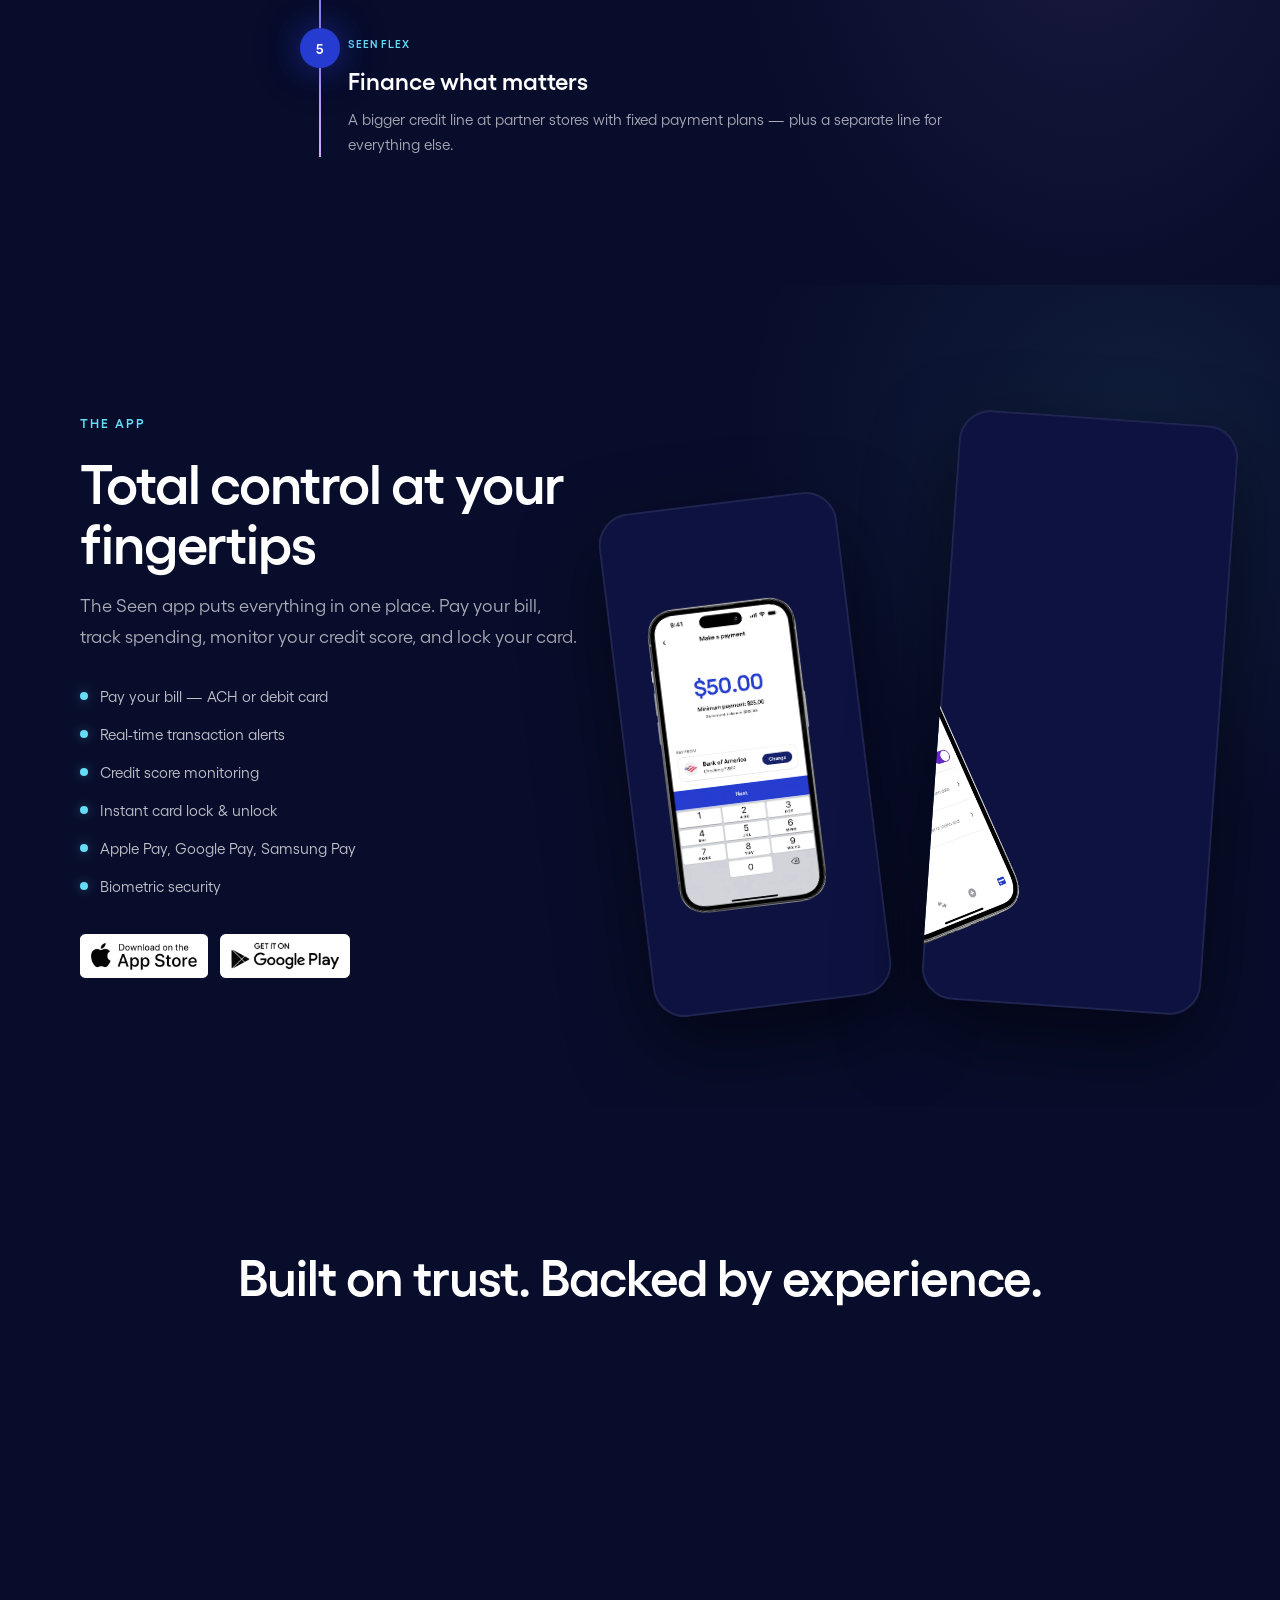
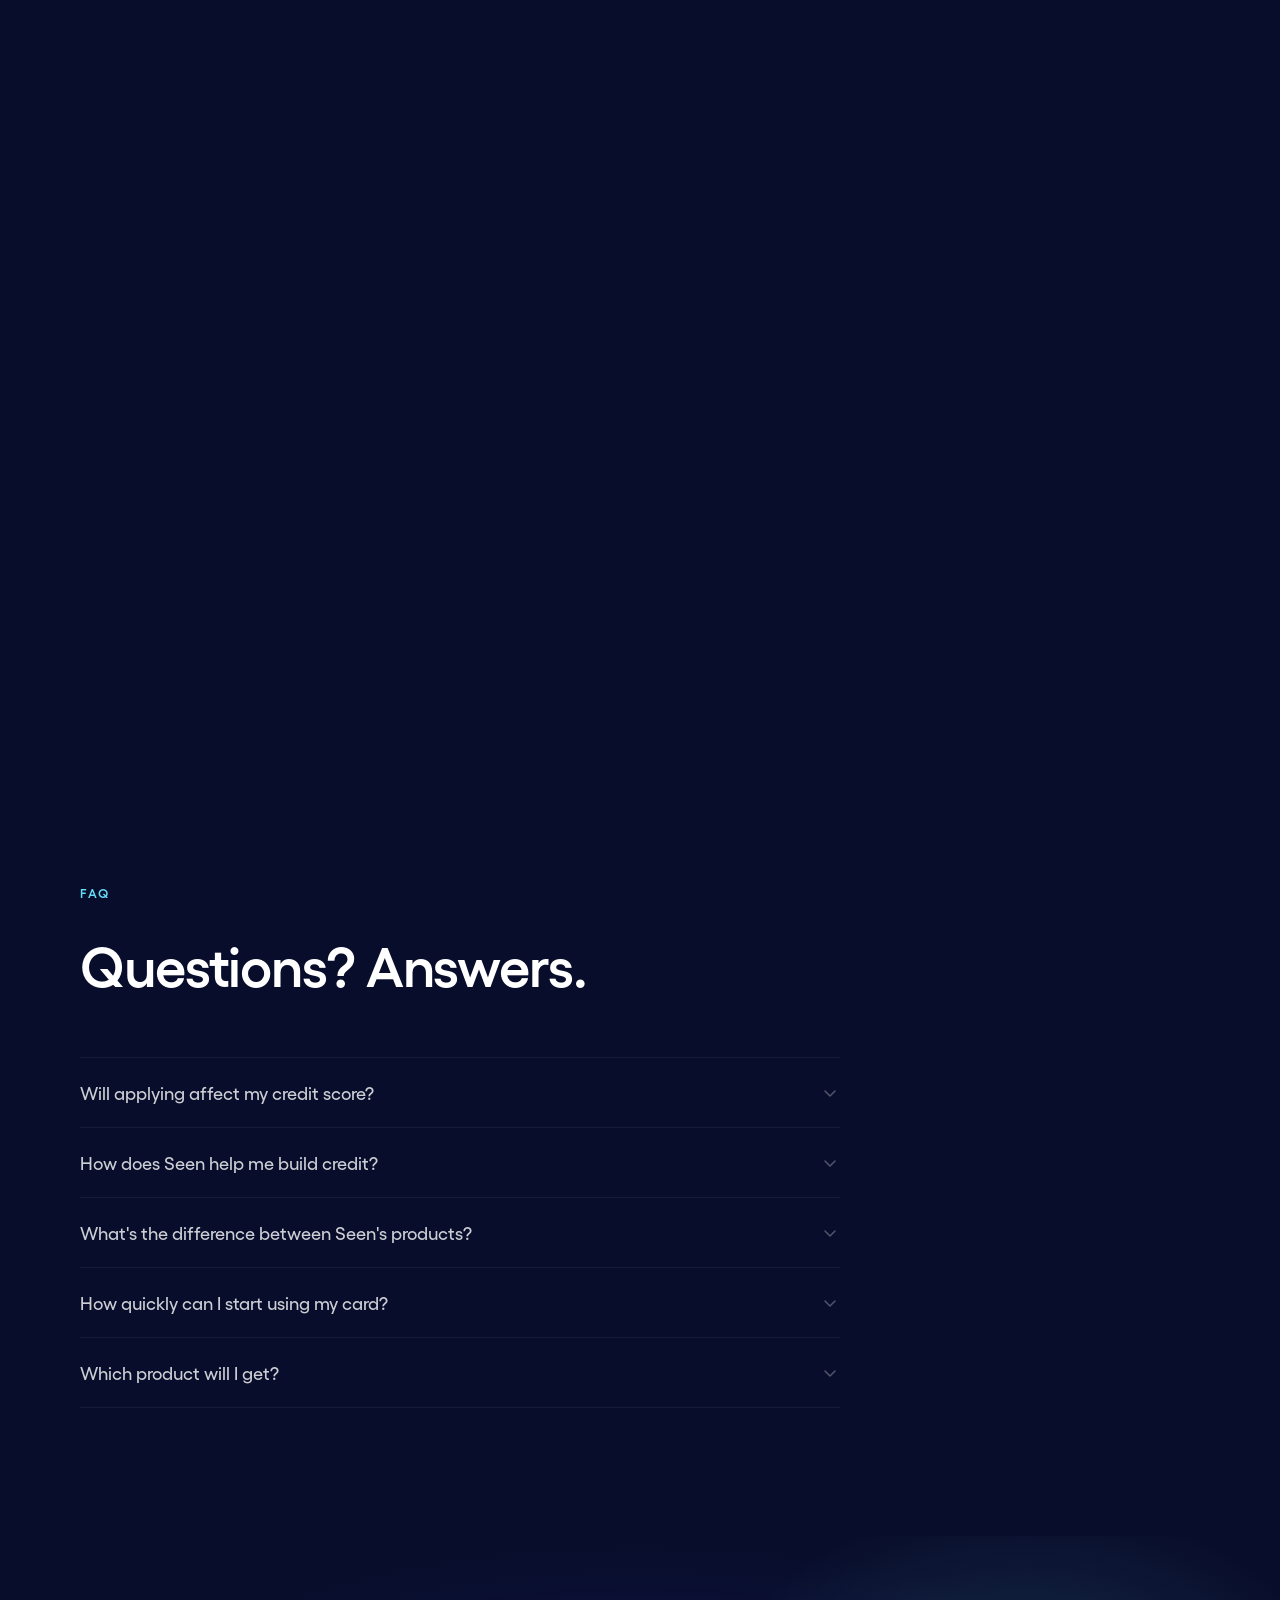
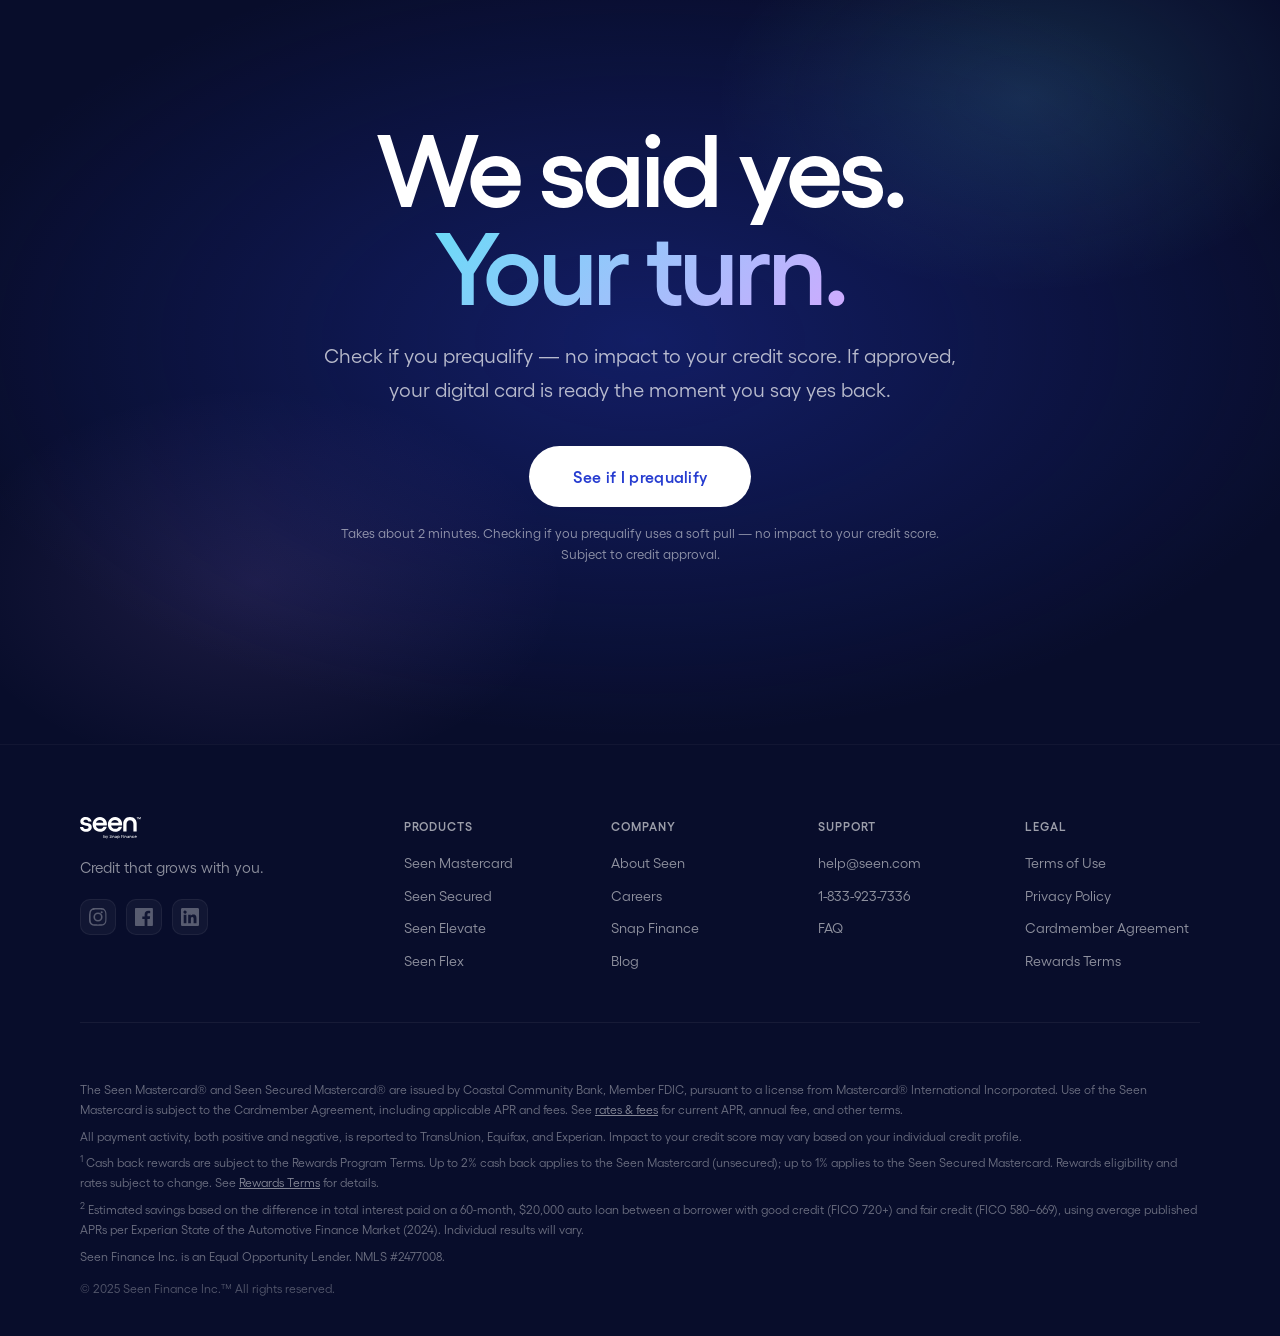
<file: v2/index.html>
<!DOCTYPE html>
<html lang="en">
<head>
  <meta charset="UTF-8">
  <meta name="viewport" content="width=device-width, initial-scale=1.0">
  <title>Seen | Credit That Grows With You</title>
  <meta name="description" content="Seen starts with yes. Build, rebuild, and grow your credit with products designed for every stage of your journey. Mastercard accepted at millions of locations worldwide.">
  <meta name="robots" content="noindex, nofollow">
  <meta name="theme-color" content="#080d2b">
  <meta property="og:type" content="website">
  <meta property="og:title" content="Seen | Credit That Grows With You">
  <meta property="og:description" content="Seen starts with yes. Build, rebuild, and grow your credit with products designed for every stage of your journey. Mastercard accepted at millions of locations worldwide.">
  <meta property="og:image" content="assets/logo-webclip.webp">
  <meta name="twitter:card" content="summary_large_image">
  <meta name="twitter:title" content="Seen | Credit That Grows With You">
  <meta name="twitter:description" content="Seen starts with yes. Build, rebuild, and grow your credit with products designed for every stage of your journey. Mastercard accepted at millions of locations worldwide.">
  <link rel="icon" href="assets/logo-webclip.webp" type="image/webp">
  <link rel="stylesheet" href="style.css">
</head>
<body>
  <a href="#main" class="skip-link">Skip to content</a>

  <!-- Navigation -->
  <nav class="nav" aria-label="Main navigation">
    <div class="nav__inner container">
      <a href="/" class="nav__logo" aria-label="Seen Finance home">
        <img src="assets/logo.svg" alt="Seen" class="nav__logo-img">
      </a>
      <div class="nav__links" id="nav-menu">
        <a href="#products" class="nav__link">Products</a>
        <a href="#journey" class="nav__link">The Journey</a>
        <a href="#app" class="nav__link">The App</a>
        <a href="#faq" class="nav__link">FAQ</a>
        <a href="blog.html" class="nav__link">Blog</a>
      </div>
      <a href="https://app.seen.com/prequalify?utm_medium=organic" class="nav__cta btn btn--small">See if I prequalify</a>
      <button class="nav__burger" id="nav-burger" aria-label="Toggle menu" aria-expanded="false" aria-controls="nav-menu">
        <span></span><span></span><span></span>
      </button>
    </div>
  </nav>

  <main id="main">
    <!-- Hero -->
    <section class="hero" id="hero">
      <div class="hero__bg">
        <div class="hero__gradient"></div>
        <div class="hero__noise"></div>
      </div>
      <div class="hero__content container">
        <div class="hero__text">
          <div class="hero__badge" data-reveal="up">
            <span class="hero__badge-dot"></span>
            No impact to check if you prequalify
          </div>
          <h1 class="hero__title" data-reveal="up" data-reveal-delay="100">
            We Start<br>With <span class="hero__accent">Yes</span>
          </h1>
          <p class="hero__sub" data-reveal="up" data-reveal-delay="200">
            Most lenders don't see you. We do. Just apply — we look at the full picture and find the right product for where you are right now.
          </p>
          <div class="hero__actions" data-reveal="up" data-reveal-delay="300">
            <a href="https://app.seen.com/prequalify?utm_medium=organic" class="btn btn--primary btn--large">See if I prequalify</a>
            <a href="#products" class="btn btn--ghost">Explore products</a>
          </div>
          <p class="hero__legal" data-reveal="fade" data-reveal-delay="400">Subject to credit approval. Not all applicants will qualify.</p>
          <div class="hero__proof" data-reveal="fade" data-reveal-delay="500">
            <div class="hero__proof-item">
              <svg width="16" height="16" viewBox="0 0 16 16" fill="none" aria-hidden="true"><path d="M3 8.5l3.5 3.5L13 4" stroke="currentColor" stroke-width="2" stroke-linecap="round" stroke-linejoin="round"/></svg>
              One application, we find your fit
            </div>
            <div class="hero__proof-item">
              <svg width="16" height="16" viewBox="0 0 16 16" fill="none" aria-hidden="true"><path d="M3 8.5l3.5 3.5L13 4" stroke="currentColor" stroke-width="2" stroke-linecap="round" stroke-linejoin="round"/></svg>
              Reports to all 3 bureaus
            </div>
            <div class="hero__proof-item">
              <svg width="16" height="16" viewBox="0 0 16 16" fill="none" aria-hidden="true"><path d="M3 8.5l3.5 3.5L13 4" stroke="currentColor" stroke-width="2" stroke-linecap="round" stroke-linejoin="round"/></svg>
              Instant digital card
            </div>
          </div>
        </div>
        <div class="hero__visual" data-reveal="up" data-reveal-delay="200">
          <div class="hero__card-wrapper">
            <img src="assets/card-hero.png" alt="Seen Mastercard credit card" class="hero__card-img">
            <div class="hero__card-glow"></div>
          </div>
        </div>
      </div>
    </section>

    <!-- Social Proof Bar -->
    <section class="proof-bar">
      <div class="container">
        <div class="proof-bar__inner">
          <div class="proof-bar__item" data-reveal="up" data-reveal-delay="0">
            <span class="proof-bar__number" data-count-target="3">0</span>
            <span class="proof-bar__label">Credit bureaus reported to</span>
          </div>
          <div class="proof-bar__divider"></div>
          <div class="proof-bar__item" data-reveal="up" data-reveal-delay="100">
            <span class="proof-bar__number" data-count-target="2" data-count-suffix=" min">0 min</span>
            <span class="proof-bar__label">To check if you prequalify</span>
          </div>
          <div class="proof-bar__divider"></div>
          <div class="proof-bar__item" data-reveal="up" data-reveal-delay="200">
            <span class="proof-bar__number" data-count-prefix="$" data-count-target="3000" data-count-separator=",">$0</span>
            <span class="proof-bar__label">Credit limits up to</span>
          </div>
          <div class="proof-bar__divider"></div>
          <div class="proof-bar__item" data-reveal="up" data-reveal-delay="300">
            <span class="proof-bar__number" data-count-target="2" data-count-suffix="%">0%</span>
            <span class="proof-bar__label">Cash back on purchases<sup>1</sup></span>
          </div>
        </div>
      </div>
    </section>

    <!-- Why Seen -->
    <section class="why" id="why">
      <div class="container">
        <div class="why__header" data-reveal="up">
          <p class="label">Why Seen</p>
          <h2 class="why__title">A product matched to you, wherever you are</h2>
          <p class="why__sub">Other lenders draw a line and leave you on the wrong side of it. Seen looks at the full picture.</p>
        </div>
        <div class="why__grid">
          <div class="why__card" data-reveal="up" data-reveal-delay="0">
            <div class="why__card-icon why__card-icon--1">
              <svg width="24" height="24" viewBox="0 0 24 24" fill="none" aria-hidden="true"><path d="M4 12l6 6L20 6" stroke="currentColor" stroke-width="2.5" stroke-linecap="round" stroke-linejoin="round"/></svg>
            </div>
            <h3>We say yes</h3>
            <p>Where others see risk, we see potential. Our products are designed for people who've been turned away or told to wait. Subject to credit approval.</p>
          </div>
          <div class="why__card" data-reveal="up" data-reveal-delay="80">
            <div class="why__card-icon why__card-icon--2">
              <svg width="24" height="24" viewBox="0 0 24 24" fill="none" aria-hidden="true"><path d="M3 17l4-8 4 4 4-8 4 4 3-4" stroke="currentColor" stroke-width="2" stroke-linecap="round" stroke-linejoin="round"/></svg>
            </div>
            <h3>Every payment counts</h3>
            <p>All Seen products report to TransUnion, Equifax, and Experian. On-time and late payments are both reported. Impact to your score may vary.</p>
          </div>
          <div class="why__card" data-reveal="up" data-reveal-delay="160">
            <div class="why__card-icon why__card-icon--3">
              <svg width="24" height="24" viewBox="0 0 24 24" fill="none" aria-hidden="true"><rect x="2" y="5" width="20" height="14" rx="3" stroke="currentColor" stroke-width="2"/><path d="M2 10h20" stroke="currentColor" stroke-width="2"/><path d="M6 15h5" stroke="currentColor" stroke-width="2" stroke-linecap="round"/></svg>
            </div>
            <h3>Real credit, real card</h3>
            <p>Not a prepaid card. A real Mastercard accepted at millions of locations worldwide — online, in stores, everywhere.</p>
          </div>
          <div class="why__card" data-reveal="up" data-reveal-delay="240">
            <div class="why__card-icon why__card-icon--4">
              <svg width="24" height="24" viewBox="0 0 24 24" fill="none" aria-hidden="true"><path d="M12 3v18m0-18l-5 5m5-5l5 5" stroke="currentColor" stroke-width="2.5" stroke-linecap="round" stroke-linejoin="round"/></svg>
            </div>
            <h3>You're never stuck</h3>
            <p>Apply once and we assess your full picture. As your situation changes, Seen moves with you — we work to find a product that fits wherever you are.</p>
          </div>
        </div>
      </div>
    </section>

    <!-- Products -->
    <section class="products" id="products">
      <div class="container">
        <div class="products__header" data-reveal="up">
          <p class="label">Our Products</p>
          <h2 class="products__title">We'll find your fit</h2>
          <p class="products__sub">You don't pick a product — just apply and we match you to the right one for your situation.</p>
        </div>

        <!-- Featured Product: Unsecured -->
        <div class="product-feature" data-reveal="up">
          <div class="product-feature__content">
            <span class="product-feature__tag">Most Popular</span>
            <h3 class="product-feature__name">Seen Mastercard</h3>
            <p class="product-feature__type">Unsecured Credit Card</p>
            <p class="product-feature__desc">The card that rewards your progress. No deposit, up to 2% cash back, and credit limits up to $3,000. Get a digital card the moment you're approved.</p>
            <div class="product-feature__pills">
              <span class="pill">No security deposit</span>
              <span class="pill">Up to 2% cash back</span>
              <span class="pill">Limits up to $3,000</span>
              <span class="pill">Instant digital card</span>
              <span class="pill">No foreign transaction fees</span>
            </div>
            <div class="product-feature__cta">
              <a href="https://app.seen.com/prequalify?utm_medium=organic" class="btn btn--blue">Apply now</a>
              <span class="product-feature__price">$0–$75<small>/yr</small></span>
            </div>
            <p class="product-feature__legal">Subject to credit approval. Not all applicants will qualify. <a href="#">See rates &amp; fees</a> for APR, fee, and reward program details.<sup>1</sup></p>
          </div>
          <div class="product-feature__visual">
            <img src="assets/card-front.webp" alt="Seen Mastercard" class="product-feature__card-img">
          </div>
        </div>

        <!-- Product Grid -->
        <div class="products__grid">
          <article class="product-card" data-reveal="up" data-reveal-delay="0">
            <div class="product-card__top">
              <h3 class="product-card__name">Seen Secured</h3>
              <p class="product-card__type">Secured Mastercard</p>
            </div>
            <p class="product-card__desc">A real Mastercard backed by a refundable deposit — your full credit line from day one, with a path to upgrade over time.</p>
            <ul class="product-card__list">
              <li>Refundable deposit ($100–$1,000)</li>
              <li>No hard credit check to prequalify</li>
              <li>1% cash back</li>
              <li>Eligible to graduate in as little as 6 months</li>
              <li>Reports to all 3 bureaus</li>
            </ul>
            <div class="product-card__footer">
              <a href="https://app.seen.com/prequalify?utm_medium=organic" class="btn btn--outline">See if you qualify</a>
              <span class="product-card__price">$25<small>/yr</small></span>
            </div>
            <p class="product-card__legal">Subject to credit approval. On-time and late payments both reported. <a href="#">See rates &amp; fees.</a></p>
          </article>

          <article class="product-card product-card--accent" data-reveal="up" data-reveal-delay="100">
            <div class="product-card__badge">Coming Soon</div>
            <div class="product-card__top">
              <h3 class="product-card__name">Seen Elevate</h3>
              <p class="product-card__type">Credit Builder</p>
            </div>
            <p class="product-card__desc">Build credit for $5 a month. No card, no credit check. Just positive payment history reported to all three bureaus.</p>
            <ul class="product-card__list">
              <li>Just $5/month</li>
              <li>No credit check</li>
              <li>$1,500 installment account reported monthly to all 3 bureaus</li>
              <li>0% APR, no late fees</li>
              <li>Credit score monitoring</li>
            </ul>
            <div class="product-card__footer">
              <a href="#journey" class="btn btn--outline">Learn more</a>
              <span class="product-card__price">$5<small>/mo</small></span>
            </div>
          </article>

          <article class="product-card" data-reveal="up" data-reveal-delay="200">
            <div class="product-card__badge">Coming Soon</div>
            <div class="product-card__top">
              <h3 class="product-card__name">Seen Flex</h3>
              <p class="product-card__type">Dual Line Card</p>
            </div>
            <p class="product-card__desc">One card, two credit lines. A bigger limit at partner stores plus a separate line for everyday spending.</p>
            <ul class="product-card__list">
              <li>Two credit lines, one card</li>
              <li>Higher limits at partner stores</li>
              <li>Fixed monthly payments</li>
              <li>Instant approval in-store</li>
              <li>Flexible payment plan options</li>
            </ul>
            <div class="product-card__footer">
              <a href="#journey" class="btn btn--outline">Learn more</a>
              <span class="product-card__price">TBD</span>
            </div>
          </article>
        </div>
      </div>
    </section>

    <!-- Journey -->
    <section class="journey" id="journey">
      <div class="journey__bg"></div>
      <div class="container">
        <div class="journey__header" data-reveal="up">
          <p class="label">What Seen Offers</p>
          <h2 class="journey__title">Start anywhere.<br>Go everywhere.</h2>
          <p class="journey__sub">Apply once — we assess your situation and match you to the right product. Where you start is up to your profile, not a fixed rule.</p>
        </div>
        <div class="timeline">
          <div class="timeline__line" id="timeline-line"></div>

          <div class="timeline__step" data-reveal="up" data-reveal-delay="0">
            <div class="timeline__marker"><span>1</span></div>
            <div class="timeline__content">
              <span class="timeline__tag">Seen Elevate</span>
              <h3>Build from scratch</h3>
              <p>For those new to credit or starting fresh — Seen Elevate builds your credit history with just $5 a month. No card, no credit check, no risk.</p>
            </div>
          </div>

          <div class="timeline__step" data-reveal="up" data-reveal-delay="100">
            <div class="timeline__marker"><span>2</span></div>
            <div class="timeline__content">
              <span class="timeline__tag">Seen Secured</span>
              <h3>Get your first card</h3>
              <p>The Seen Secured Mastercard lets you set your own credit line with a refundable deposit. Use it everywhere, earn 1% back.</p>
            </div>
          </div>

          <div class="timeline__step" data-reveal="up" data-reveal-delay="200">
            <div class="timeline__marker"><span>3</span></div>
            <div class="timeline__content">
              <span class="timeline__tag">Graduation</span>
              <h3>Move up when you're ready</h3>
              <p>Already have the Seen Secured card? After 6 months of on-time payments, you may be eligible to upgrade to unsecured. If approved, your deposit is refunded and your credit line stays. Subject to credit review.</p>
            </div>
          </div>

          <div class="timeline__step" data-reveal="up" data-reveal-delay="300">
            <div class="timeline__marker"><span>4</span></div>
            <div class="timeline__content">
              <span class="timeline__tag">Seen Mastercard</span>
              <h3>Unlock rewards</h3>
              <p>Up to 2% cash back, higher credit limits, and the full buying power of an unsecured credit card.</p>
            </div>
          </div>

          <div class="timeline__step" data-reveal="up" data-reveal-delay="400">
            <div class="timeline__marker"><span>5</span></div>
            <div class="timeline__content">
              <span class="timeline__tag">Seen Flex</span>
              <h3>Finance what matters</h3>
              <p>A bigger credit line at partner stores with fixed payment plans — plus a separate line for everything else.</p>
            </div>
          </div>
        </div>
      </div>
    </section>

    <!-- App -->
    <section class="app" id="app">
      <div class="container">
        <div class="app__layout">
          <div class="app__content">
            <p class="label" data-reveal="up">The App</p>
            <h2 class="app__title" data-reveal="up" data-reveal-delay="100">Total control at your fingertips</h2>
            <p class="app__sub" data-reveal="up" data-reveal-delay="150">The Seen app puts everything in one place. Pay your bill, track spending, monitor your credit score, and lock your card.</p>
            <ul class="app__features" data-reveal="up" data-reveal-delay="200">
              <li>Pay your bill — ACH or debit card</li>
              <li>Real-time transaction alerts</li>
              <li>Credit score monitoring</li>
              <li>Instant card lock &amp; unlock</li>
              <li>Apple Pay, Google Pay, Samsung Pay</li>
              <li>Biometric security</li>
            </ul>
            <div class="app__badges" data-reveal="up" data-reveal-delay="250">
              <a href="https://apps.apple.com/us/app/seen-mobile-build-credit/id6451211924" class="app__store-badge">
                <img src="assets/badge-app-store.webp" alt="Download on the App Store" class="app__store-img">
              </a>
              <a href="https://play.google.com/store/apps/details?id=com.seenfinance.app" class="app__store-badge">
                <img src="assets/badge-google-play.webp" alt="Get it on Google Play" class="app__store-img">
              </a>
            </div>
          </div>
          <div class="app__visual" data-reveal="up" data-reveal-delay="200">
            <div class="app__phones">
              <div class="app__phone app__phone--back">
                <img src="assets/app-mobile-2.webp" alt="Seen app credit score screen" class="app__phone-img" loading="lazy">
              </div>
              <div class="app__phone app__phone--front">
                <img src="assets/app-mobile-1.webp" alt="Seen app card management" class="app__phone-img" loading="lazy">
              </div>
            </div>
          </div>
        </div>
      </div>
    </section>

    <!-- Trust -->
    <section class="trust" id="trust">
      <div class="container">
        <div class="trust__header" data-reveal="up">
          <h2 class="trust__title">Built on trust. Backed by experience.</h2>
        </div>
        <div class="trust__grid">
          <div class="trust__card" data-reveal="up" data-reveal-delay="0">
            <div class="trust__icon">
              <svg width="28" height="28" viewBox="0 0 28 28" fill="none" aria-hidden="true"><path d="M14 2L4 7v7c0 6.3 4.2 12.2 10 14 5.8-1.8 10-7.7 10-14V7L14 2z" stroke="currentColor" stroke-width="2"/><path d="M9 14l4 4 6-7" stroke="currentColor" stroke-width="2" stroke-linecap="round" stroke-linejoin="round"/></svg>
            </div>
            <h3>Powered by Snap Finance</h3>
            <p>Part of Snap Finance, a company dedicated to helping people access the purchasing power they need.</p>
          </div>
          <div class="trust__card" data-reveal="up" data-reveal-delay="80">
            <div class="trust__icon">
              <svg width="28" height="28" viewBox="0 0 28 28" fill="none" aria-hidden="true"><rect x="3" y="5" width="22" height="18" rx="3" stroke="currentColor" stroke-width="2"/><path d="M3 11h22" stroke="currentColor" stroke-width="2"/><circle cx="8" cy="18" r="2" fill="currentColor"/></svg>
            </div>
            <h3>FDIC insured</h3>
            <p>Issued by Coastal Community Bank, Member FDIC.</p>
          </div>
          <div class="trust__card" data-reveal="up" data-reveal-delay="160">
            <div class="trust__icon">
              <svg width="28" height="28" viewBox="0 0 28 28" fill="none" aria-hidden="true"><circle cx="10" cy="14" r="7" stroke="currentColor" stroke-width="2"/><circle cx="18" cy="14" r="7" stroke="currentColor" stroke-width="2" opacity="0.5"/></svg>
            </div>
            <h3>Mastercard network</h3>
            <p>Accepted worldwide with Zero Liability Protection and ID Theft Protection included.</p>
          </div>
          <div class="trust__card" data-reveal="up" data-reveal-delay="240">
            <div class="trust__icon">
              <svg width="28" height="28" viewBox="0 0 28 28" fill="none" aria-hidden="true"><rect x="4" y="8" width="20" height="12" rx="2" stroke="currentColor" stroke-width="2"/><path d="M10 8V6a4 4 0 018 0v2" stroke="currentColor" stroke-width="2"/><circle cx="14" cy="14" r="2" fill="currentColor"/></svg>
            </div>
            <h3>Your data is secure</h3>
            <p>256-bit encryption, biometric login, real-time alerts, and instant card lock — all standard.</p>
          </div>
        </div>
      </div>
    </section>

    <!-- Credit Education -->
    <section class="education">
      <div class="container">
        <div class="education__card" data-reveal="up">
          <div class="education__content">
            <h2 class="education__title">Good credit changes everything</h2>
            <p class="education__text">A better credit score unlocks lower interest rates, better apartment applications, and more financial options for your future.</p>
          </div>
          <div class="education__stat">
            <span class="education__stat-number" data-count-prefix="$" data-count-target="6840" data-count-separator=",">$0</span>
            <span class="education__stat-label">Potential savings on a $20,000 auto loan with good credit vs. fair credit<sup>2</sup></span>
          </div>
        </div>
      </div>
    </section>

    <!-- FAQ -->
    <section class="faq" id="faq">
      <div class="container">
        <div class="faq__header" data-reveal="up">
          <p class="label">FAQ</p>
          <h2 class="faq__title">Questions? Answers.</h2>
        </div>
        <div class="faq__list">
          <div class="faq-item" data-reveal="up" data-reveal-delay="0">
            <button class="faq-item__trigger" aria-expanded="false" aria-controls="faq-answer-1">
              <span>Will applying affect my credit score?</span>
              <svg class="faq-item__icon" width="20" height="20" viewBox="0 0 20 20" fill="none" aria-hidden="true"><path d="M5 8l5 5 5-5" stroke="currentColor" stroke-width="1.5" stroke-linecap="round" stroke-linejoin="round"/></svg>
            </button>
            <div class="faq-item__answer" id="faq-answer-1">
              <p>No. Checking if you prequalify uses a soft credit pull, which has zero impact on your credit score. A hard inquiry only occurs if you accept an offer and formally apply.</p>
            </div>
          </div>
          <div class="faq-item" data-reveal="up" data-reveal-delay="50">
            <button class="faq-item__trigger" aria-expanded="false" aria-controls="faq-answer-2">
              <span>How does Seen help me build credit?</span>
              <svg class="faq-item__icon" width="20" height="20" viewBox="0 0 20 20" fill="none" aria-hidden="true"><path d="M5 8l5 5 5-5" stroke="currentColor" stroke-width="1.5" stroke-linecap="round" stroke-linejoin="round"/></svg>
            </button>
            <div class="faq-item__answer" id="faq-answer-2">
              <p>Every Seen product reports your payment activity to all three major credit bureaus — TransUnion, Equifax, and Experian. Both on-time and late payments are reported. Consistent on-time payments can help build your credit history over time. Impact to your credit score may vary.</p>
            </div>
          </div>
          <div class="faq-item" data-reveal="up" data-reveal-delay="100">
            <button class="faq-item__trigger" aria-expanded="false" aria-controls="faq-answer-3">
              <span>What's the difference between Seen's products?</span>
              <svg class="faq-item__icon" width="20" height="20" viewBox="0 0 20 20" fill="none" aria-hidden="true"><path d="M5 8l5 5 5-5" stroke="currentColor" stroke-width="1.5" stroke-linecap="round" stroke-linejoin="round"/></svg>
            </button>
            <div class="faq-item__answer" id="faq-answer-3">
              <p><strong>Seen Elevate</strong> is a $5/month credit builder — no card, no credit check. <strong>Seen Secured</strong> is a Mastercard backed by a refundable deposit. <strong>Seen Mastercard</strong> is unsecured with up to 2% cash back. <strong>Seen Flex</strong> is a dual-line card with bigger limits at partner stores. You don't choose between them — just apply and we'll match you.</p>
            </div>
          </div>
          <div class="faq-item" data-reveal="up" data-reveal-delay="150">
            <button class="faq-item__trigger" aria-expanded="false" aria-controls="faq-answer-4">
              <span>How quickly can I start using my card?</span>
              <svg class="faq-item__icon" width="20" height="20" viewBox="0 0 20 20" fill="none" aria-hidden="true"><path d="M5 8l5 5 5-5" stroke="currentColor" stroke-width="1.5" stroke-linecap="round" stroke-linejoin="round"/></svg>
            </button>
            <div class="faq-item__answer" id="faq-answer-4">
              <p>If approved for the Seen Mastercard, you get an instant digital card and can start spending the same day. A physical card follows in the mail.</p>
            </div>
          </div>
          <div class="faq-item" data-reveal="up" data-reveal-delay="200">
            <button class="faq-item__trigger" aria-expanded="false" aria-controls="faq-answer-5">
              <span>Which product will I get?</span>
              <svg class="faq-item__icon" width="20" height="20" viewBox="0 0 20 20" fill="none" aria-hidden="true"><path d="M5 8l5 5 5-5" stroke="currentColor" stroke-width="1.5" stroke-linecap="round" stroke-linejoin="round"/></svg>
            </button>
            <div class="faq-item__answer" id="faq-answer-5">
              <p>You don't choose — we do, based on your situation. After you apply, we review your profile and work to match you to the right product. All offers are subject to credit approval and eligibility.</p>
            </div>
          </div>
        </div>
      </div>
    </section>

    <!-- Final CTA -->
    <section class="cta" id="cta">
      <div class="cta__bg"></div>
      <div class="container">
        <div class="cta__content" data-reveal="up">
          <h2 class="cta__title">We said yes.<br><span>Your turn.</span></h2>
          <p class="cta__sub">Check if you prequalify — no impact to your credit score. If approved, your digital card is ready the moment you say yes back.</p>
          <a href="https://app.seen.com/prequalify?utm_medium=organic" class="btn btn--white btn--large">See if I prequalify</a>
          <p class="cta__note">Takes about 2 minutes. Checking if you prequalify uses a soft pull — no impact to your credit score. Subject to credit approval.</p>
        </div>
      </div>
    </section>
  </main>

  <!-- Footer -->
  <footer class="footer">
    <div class="container">
      <div class="footer__top">
        <div class="footer__brand">
          <a href="/" class="footer__logo">
            <img src="assets/logo.svg" alt="Seen" class="footer__logo-img">
          </a>
          <p class="footer__tagline">Credit that grows with you.</p>
          <div class="footer__social">
            <a href="https://www.instagram.com/seenfinance" aria-label="Instagram" class="footer__social-link">
              <svg width="18" height="18" viewBox="0 0 20 20" fill="currentColor" aria-hidden="true"><path d="M10 1.8c2.7 0 3 0 4 .1 1 0 1.5.2 1.9.4.5.2.8.4 1.1.7.3.3.5.7.7 1.1.2.4.3.9.4 1.9 0 1 .1 1.4.1 4s0 3-.1 4c0 1-.2 1.5-.4 1.9-.2.5-.4.8-.7 1.1-.3.3-.7.5-1.1.7-.4.2-.9.3-1.9.4-1 0-1.4.1-4 .1s-3 0-4-.1c-1 0-1.5-.2-1.9-.4-.5-.2-.8-.4-1.1-.7-.3-.3-.5-.7-.7-1.1-.2-.4-.3-.9-.4-1.9 0-1-.1-1.4-.1-4s0-3 .1-4c0-1 .2-1.5.4-1.9.2-.5.4-.8.7-1.1.3-.3.7-.5 1.1-.7.4-.2.9-.3 1.9-.4 1 0 1.4-.1 4-.1zm0-1.8C7.3 0 6.9 0 5.9.1c-1 0-1.7.2-2.3.5C3 .8 2.5 1.2 2 1.7S1 2.8.8 3.4c-.3.6-.4 1.3-.5 2.3C0 6.9 0 7.3 0 10s0 3.1.1 4.1c0 1 .2 1.7.5 2.3.2.6.6 1.1 1.1 1.6s1 .9 1.6 1.1c.6.3 1.3.4 2.3.5 1 0 1.4.1 4.1.1s3.1 0 4.1-.1c1 0 1.7-.2 2.3-.5.6-.2 1.1-.6 1.6-1.1s.9-1 1.1-1.6c.3-.6.4-1.3.5-2.3 0-1 .1-1.4.1-4.1s0-3.1-.1-4.1c0-1-.2-1.7-.5-2.3-.2-.6-.6-1.1-1.1-1.6S17 .8 16.4.6c-.6-.3-1.3-.4-2.3-.5C13.1 0 12.7 0 10 0zm0 4.9a5.1 5.1 0 100 10.2 5.1 5.1 0 000-10.2zm0 8.4a3.3 3.3 0 110-6.6 3.3 3.3 0 010 6.6zm5.3-8.6a1.2 1.2 0 11-2.4 0 1.2 1.2 0 012.4 0z"/></svg>
            </a>
            <a href="https://www.facebook.com/SeenFinance" aria-label="Facebook" class="footer__social-link">
              <svg width="18" height="18" viewBox="0 0 20 20" fill="currentColor" aria-hidden="true"><path d="M18.9 0H1.1C.5 0 0 .5 0 1.1v17.8c0 .6.5 1.1 1.1 1.1h9.6v-7.7H8.1V9.4h2.6V7.1c0-2.6 1.6-4 3.9-4 1.1 0 2 .1 2.3.1v2.7h-1.6c-1.2 0-1.5.6-1.5 1.4v1.9h3l-.4 2.9h-2.6V20h5c.6 0 1.1-.5 1.1-1.1V1.1c0-.6-.5-1.1-1-1.1z"/></svg>
            </a>
            <a href="https://www.linkedin.com/company/seenfinance/" aria-label="LinkedIn" class="footer__social-link">
              <svg width="18" height="18" viewBox="0 0 20 20" fill="currentColor" aria-hidden="true"><path d="M18.5 0h-17C.7 0 0 .7 0 1.5v17c0 .8.7 1.5 1.5 1.5h17c.8 0 1.5-.7 1.5-1.5v-17C20 .7 19.3 0 18.5 0zM6 17H3V7.5h3V17zM4.5 6.3c-1 0-1.8-.8-1.8-1.8s.8-1.7 1.8-1.7 1.8.8 1.8 1.8-.8 1.7-1.8 1.7zM17 17h-3v-4.6c0-1.1 0-2.5-1.5-2.5S11 11.2 11 12.3V17H8V7.5h2.9v1.3c.4-.8 1.4-1.5 2.8-1.5 3 0 3.5 2 3.5 4.5V17z"/></svg>
            </a>
          </div>
        </div>
        <div class="footer__columns">
          <div class="footer__col">
            <h4>Products</h4>
            <a href="#products">Seen Mastercard</a>
            <a href="#products">Seen Secured</a>
            <a href="#products">Seen Elevate</a>
            <a href="#products">Seen Flex</a>
          </div>
          <div class="footer__col">
            <h4>Company</h4>
            <a href="#">About Seen</a>
            <a href="#">Careers</a>
            <a href="https://snapfinance.com/">Snap Finance</a>
            <a href="blog.html">Blog</a>
          </div>
          <div class="footer__col">
            <h4>Support</h4>
            <a href="mailto:help@seen.com">help@seen.com</a>
            <a href="tel:18339237336">1-833-923-7336</a>
            <a href="#faq">FAQ</a>
          </div>
          <div class="footer__col">
            <h4>Legal</h4>
            <a href="#">Terms of Use</a>
            <a href="#">Privacy Policy</a>
            <a href="#">Cardmember Agreement</a>
            <a href="#">Rewards Terms</a>
          </div>
        </div>
      </div>
      <div class="footer__bottom">
        <p>The Seen Mastercard&reg; and Seen Secured Mastercard&reg; are issued by Coastal Community Bank, Member FDIC, pursuant to a license from Mastercard&reg; International Incorporated. Use of the Seen Mastercard is subject to the Cardmember Agreement, including applicable APR and fees. See <a href="#">rates &amp; fees</a> for current APR, annual fee, and other terms.</p>
        <p>All payment activity, both positive and negative, is reported to TransUnion, Equifax, and Experian. Impact to your credit score may vary based on your individual credit profile.</p>
        <p><sup>1</sup> Cash back rewards are subject to the Rewards Program Terms. Up to 2% cash back applies to the Seen Mastercard (unsecured); up to 1% applies to the Seen Secured Mastercard. Rewards eligibility and rates subject to change. See <a href="#">Rewards Terms</a> for details.</p>
        <p><sup>2</sup> Estimated savings based on the difference in total interest paid on a 60-month, $20,000 auto loan between a borrower with good credit (FICO 720+) and fair credit (FICO 580–669), using average published APRs per Experian State of the Automotive Finance Market (2024). Individual results will vary.</p>
        <p>Seen Finance Inc. is an Equal Opportunity Lender. NMLS #2477008.</p>
        <p>&copy; 2025 Seen Finance Inc.&trade; All rights reserved.</p>
      </div>
    </div>
  </footer>

  <script src="main.js" type="module"></script>
</body>
</html>
</file>
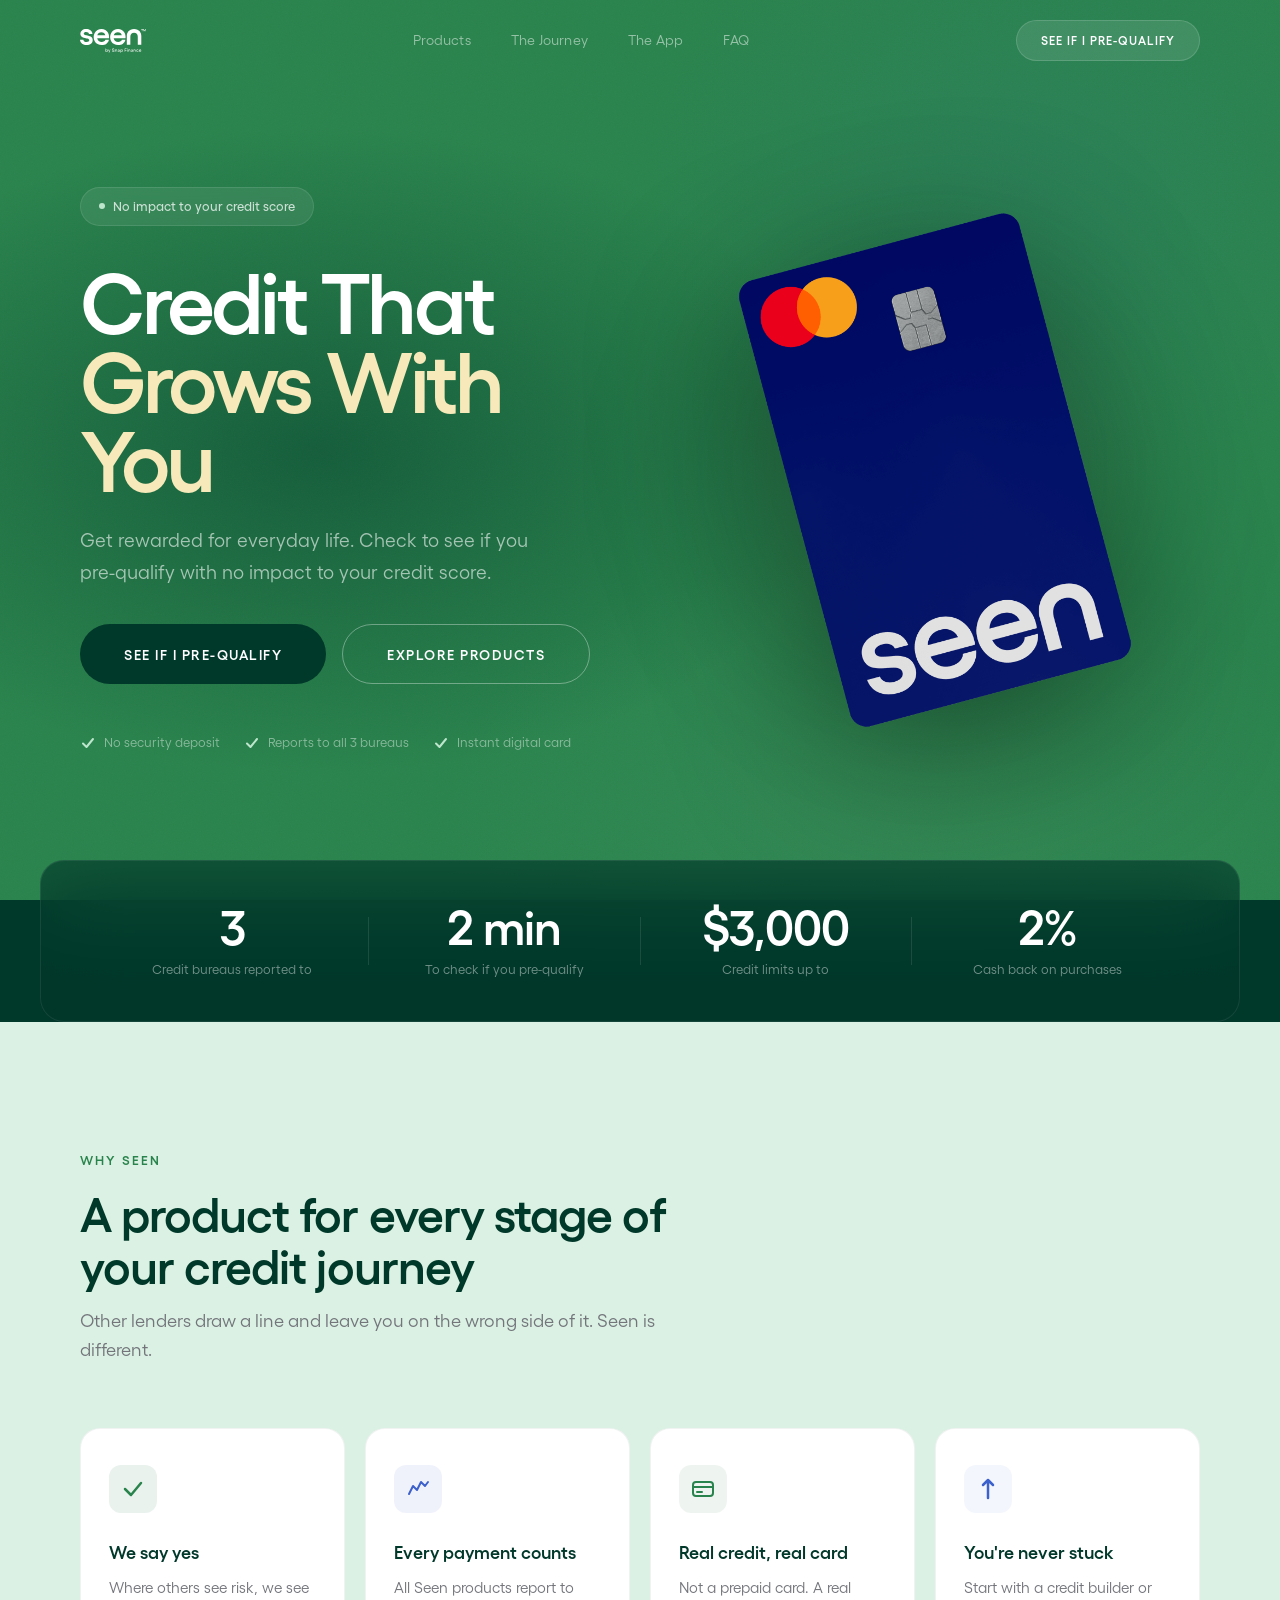
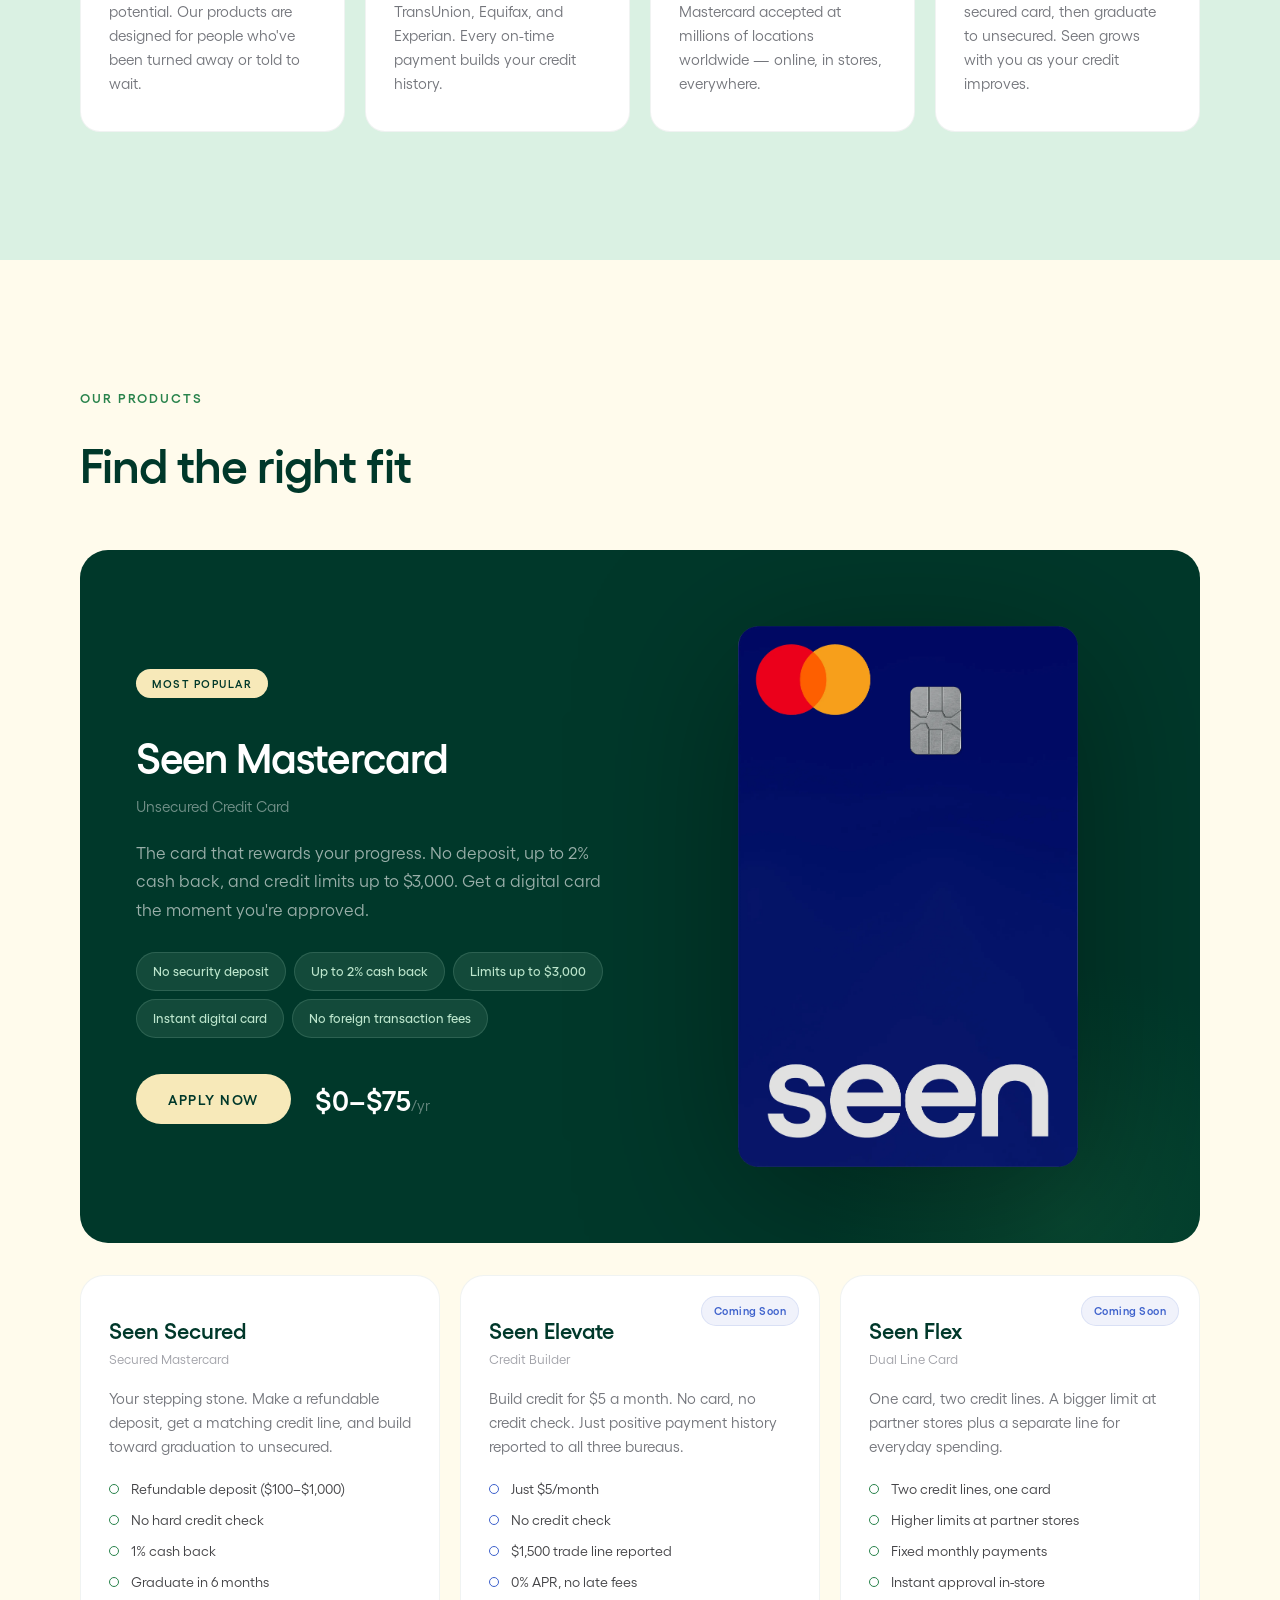
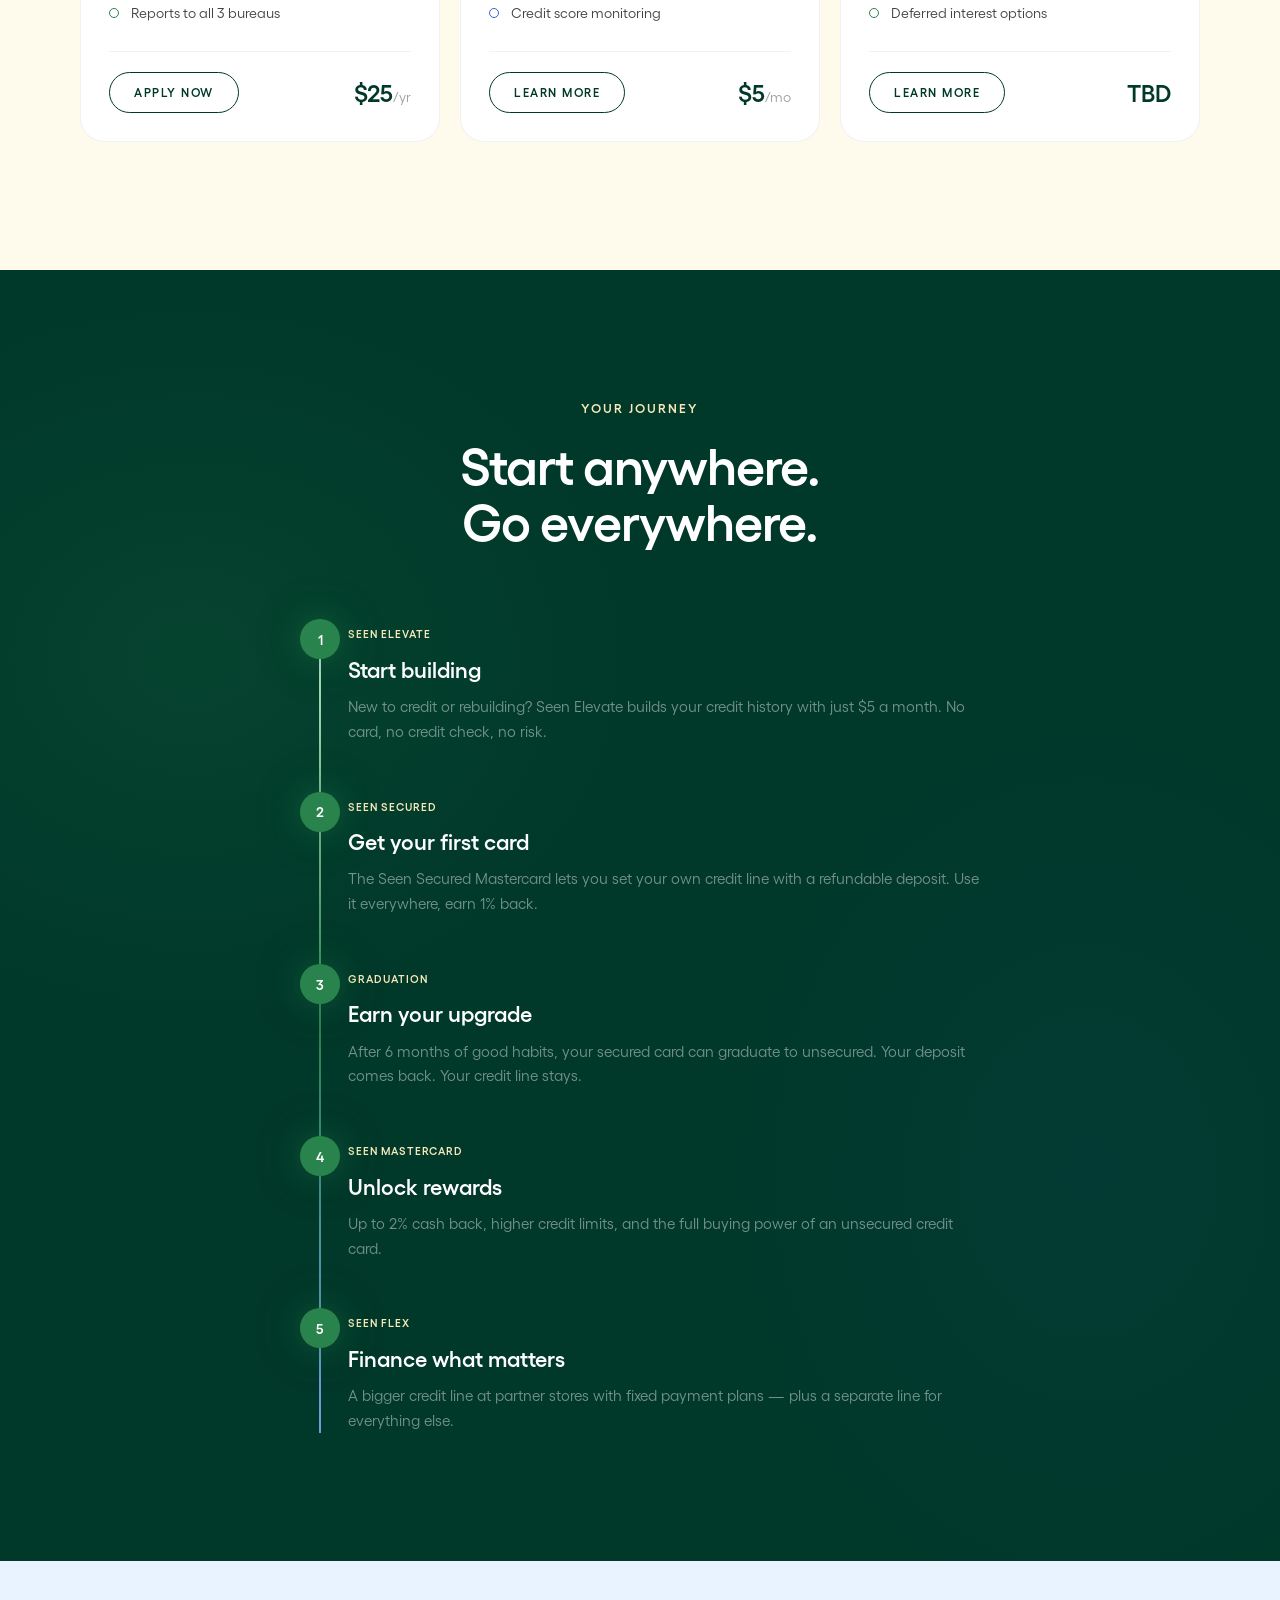
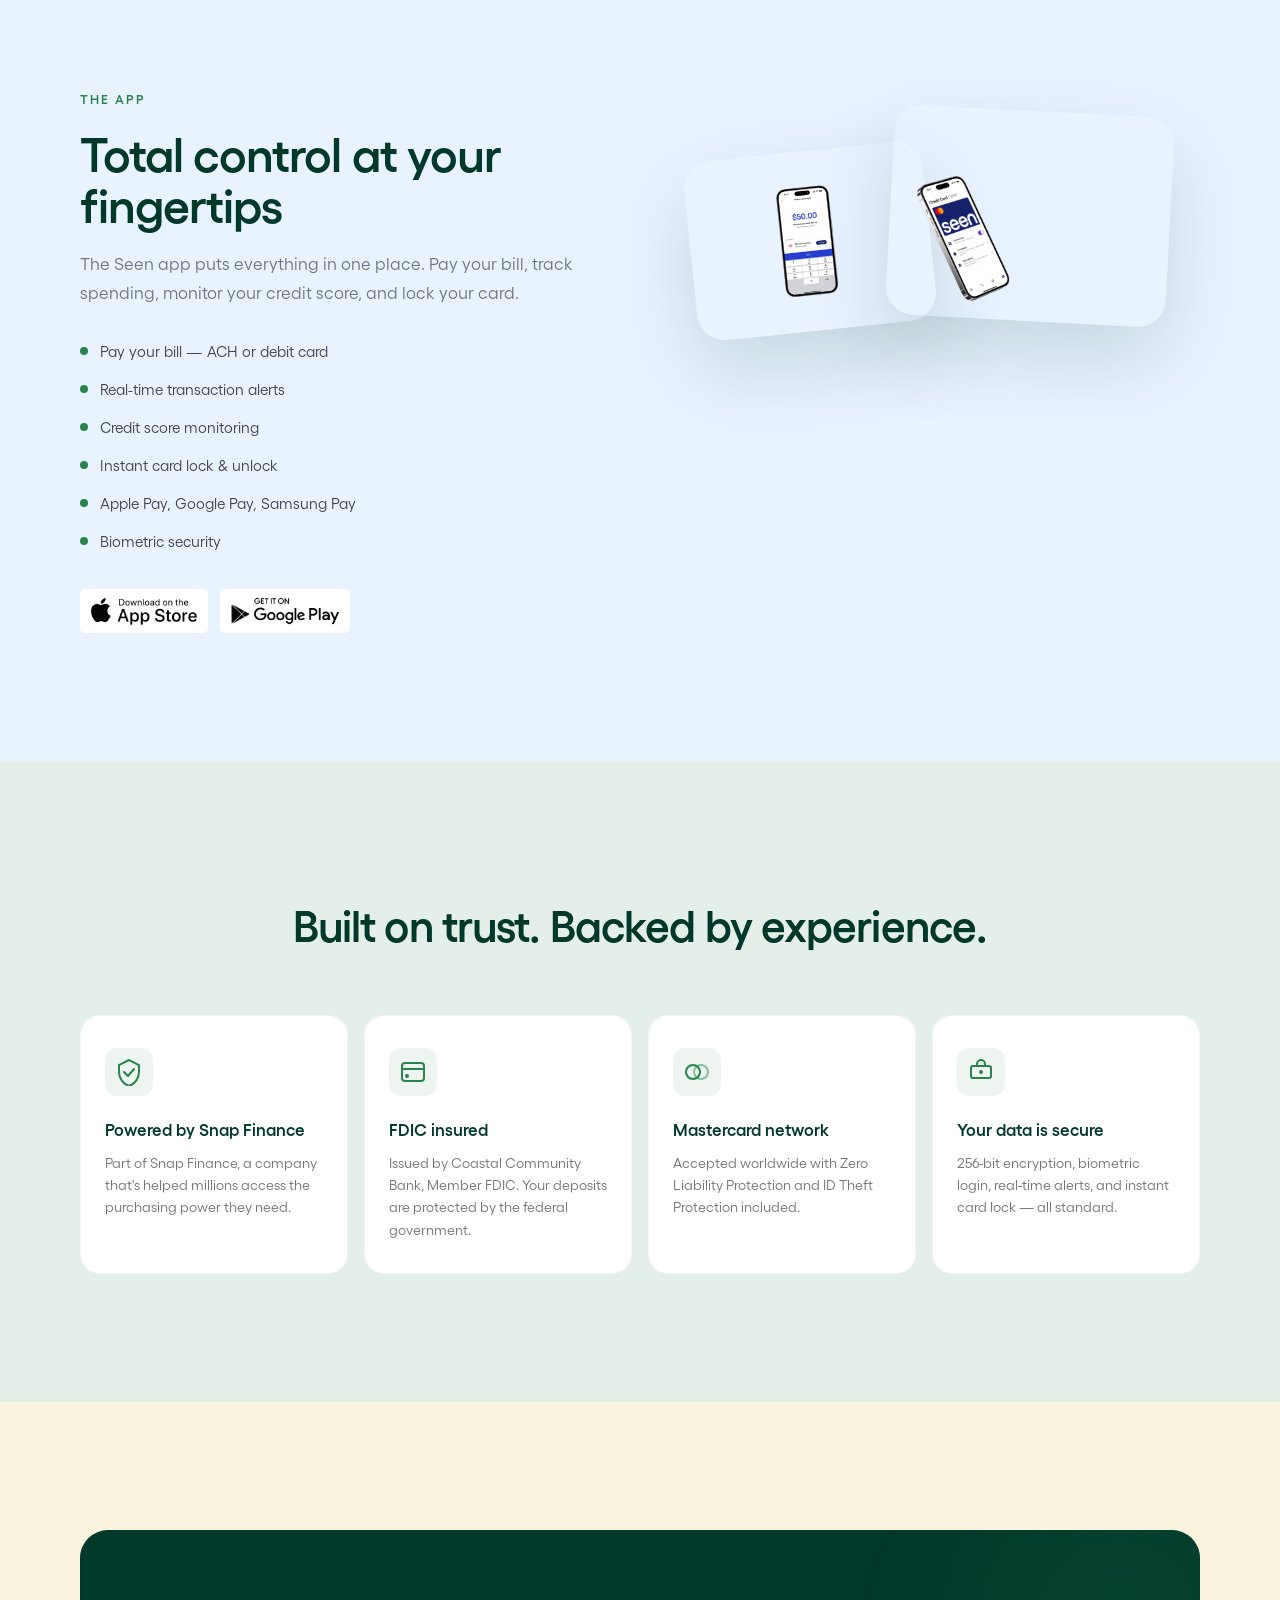
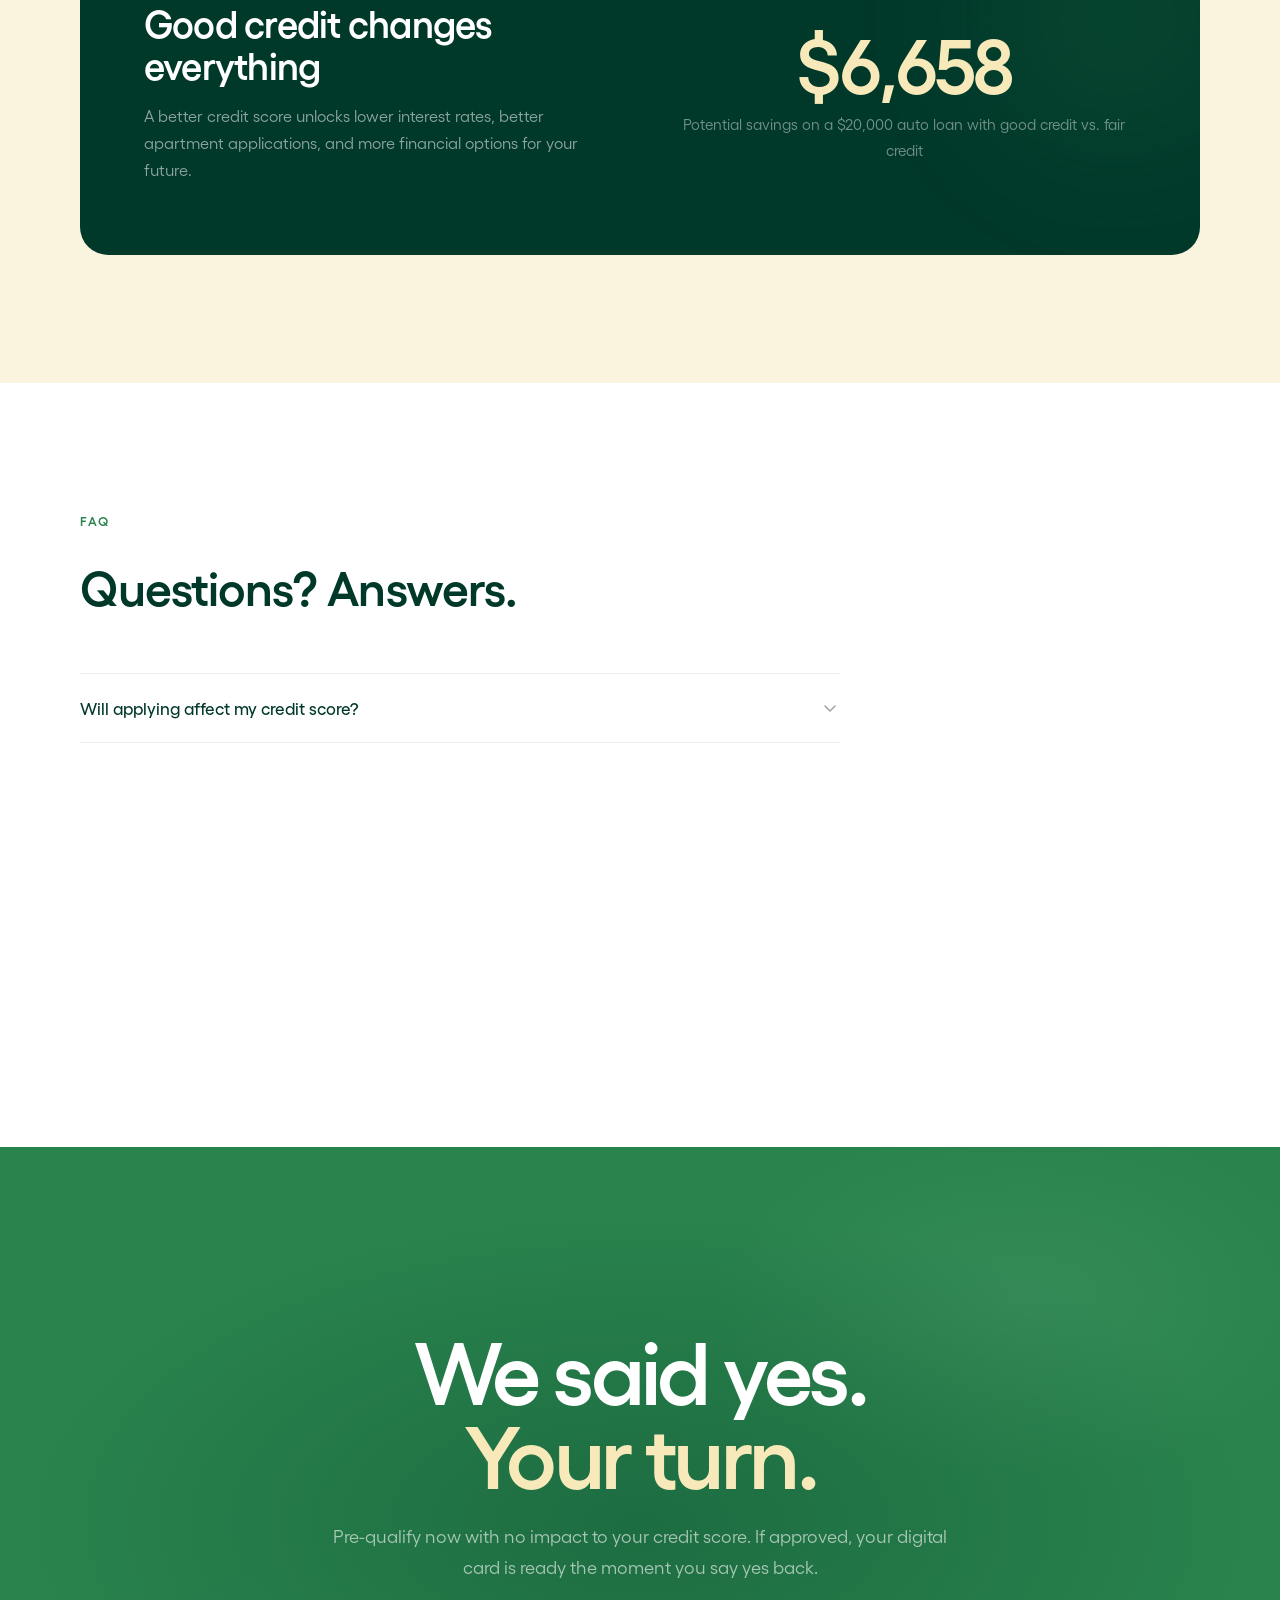
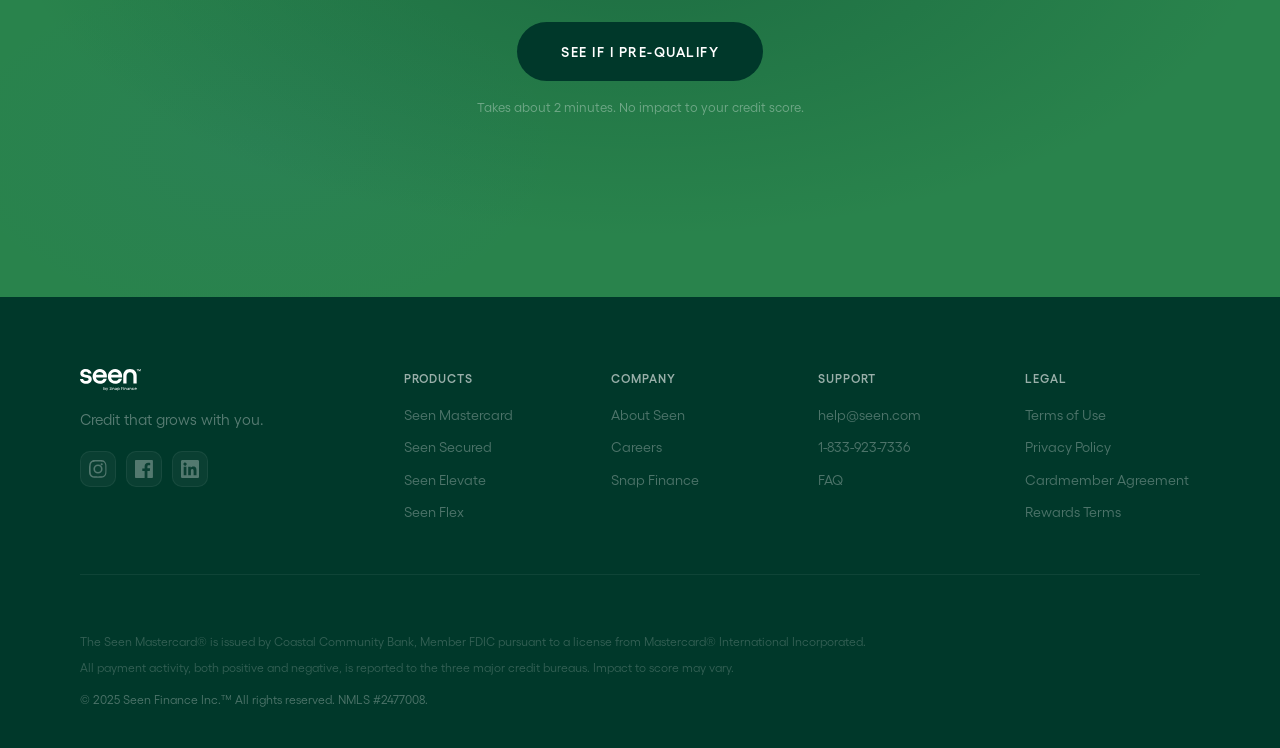
<file: v3/index.html>
<!DOCTYPE html>
<html lang="en">
<head>
  <meta charset="UTF-8">
  <meta name="viewport" content="width=device-width, initial-scale=1.0">
  <title>Seen | Credit That Grows With You</title>
  <meta name="description" content="Seen starts with yes. Build, rebuild, and grow your credit with products designed for every stage of your journey. Mastercard accepted everywhere.">
  <link rel="icon" href="assets/logo-webclip.webp" type="image/webp">
  <link rel="stylesheet" href="style.css">
</head>
<body>
  <a href="#main" class="skip-link">Skip to content</a>

  <!-- Navigation -->
  <nav class="nav" role="navigation" aria-label="Main navigation">
    <div class="nav__inner container">
      <a href="/" class="nav__logo" aria-label="Seen Finance home">
        <img src="assets/logo.svg" alt="Seen" class="nav__logo-img">
      </a>
      <div class="nav__links" id="nav-menu" role="menubar">
        <a href="#products" class="nav__link" role="menuitem">Products</a>
        <a href="#journey" class="nav__link" role="menuitem">The Journey</a>
        <a href="#app" class="nav__link" role="menuitem">The App</a>
        <a href="#faq" class="nav__link" role="menuitem">FAQ</a>
      </div>
      <a href="https://app.seen.com/prequalify?utm_medium=organic" class="nav__cta btn btn--small">See if I pre-qualify</a>
      <button class="nav__burger" id="nav-burger" aria-label="Toggle menu" aria-expanded="false" aria-controls="nav-menu">
        <span></span><span></span><span></span>
      </button>
    </div>
  </nav>

  <main id="main">
    <!-- Hero -->
    <section class="hero" id="hero">
      <div class="hero__bg">
        <div class="hero__gradient"></div>
        <div class="hero__noise"></div>
      </div>
      <div class="hero__content container">
        <div class="hero__text">
          <div class="hero__badge" data-reveal="up">
            <span class="hero__badge-dot"></span>
            No impact to your credit score
          </div>
          <h1 class="hero__title" data-reveal="up" data-reveal-delay="100">
            Credit That<br><span class="hero__accent">Grows With You</span>
          </h1>
          <p class="hero__sub" data-reveal="up" data-reveal-delay="200">
            Get rewarded for everyday life. Check to see if you pre-qualify with no impact to your credit score.
          </p>
          <div class="hero__actions" data-reveal="up" data-reveal-delay="300">
            <a href="https://app.seen.com/prequalify?utm_medium=organic" class="btn btn--primary btn--large">See if I pre-qualify</a>
            <a href="#products" class="btn btn--ghost btn--large">Explore products</a>
          </div>
          <div class="hero__proof" data-reveal="fade" data-reveal-delay="500">
            <div class="hero__proof-item">
              <svg width="16" height="16" viewBox="0 0 16 16" fill="none"><path d="M3 8.5l3.5 3.5L13 4" stroke="currentColor" stroke-width="2" stroke-linecap="round" stroke-linejoin="round"/></svg>
              No security deposit
            </div>
            <div class="hero__proof-item">
              <svg width="16" height="16" viewBox="0 0 16 16" fill="none"><path d="M3 8.5l3.5 3.5L13 4" stroke="currentColor" stroke-width="2" stroke-linecap="round" stroke-linejoin="round"/></svg>
              Reports to all 3 bureaus
            </div>
            <div class="hero__proof-item">
              <svg width="16" height="16" viewBox="0 0 16 16" fill="none"><path d="M3 8.5l3.5 3.5L13 4" stroke="currentColor" stroke-width="2" stroke-linecap="round" stroke-linejoin="round"/></svg>
              Instant digital card
            </div>
          </div>
        </div>
        <div class="hero__visual" data-reveal="up" data-reveal-delay="200">
          <div class="hero__card-wrapper">
            <img src="assets/card-hero.png" alt="Seen Mastercard credit card" class="hero__card-img">
            <div class="hero__card-glow"></div>
          </div>
        </div>
      </div>
    </section>

    <!-- Social Proof Bar -->
    <section class="proof-bar">
      <div class="container">
        <div class="proof-bar__inner">
          <div class="proof-bar__item" data-reveal="up" data-reveal-delay="0">
            <span class="proof-bar__number" data-count-target="3">0</span>
            <span class="proof-bar__label">Credit bureaus reported to</span>
          </div>
          <div class="proof-bar__divider"></div>
          <div class="proof-bar__item" data-reveal="up" data-reveal-delay="100">
            <span class="proof-bar__number" data-count-target="2" data-count-suffix=" min">0 min</span>
            <span class="proof-bar__label">To check if you pre-qualify</span>
          </div>
          <div class="proof-bar__divider"></div>
          <div class="proof-bar__item" data-reveal="up" data-reveal-delay="200">
            <span class="proof-bar__number" data-count-prefix="$" data-count-target="3000" data-count-separator=",">$0</span>
            <span class="proof-bar__label">Credit limits up to</span>
          </div>
          <div class="proof-bar__divider"></div>
          <div class="proof-bar__item" data-reveal="up" data-reveal-delay="300">
            <span class="proof-bar__number" data-count-target="2" data-count-suffix="%">0%</span>
            <span class="proof-bar__label">Cash back on purchases</span>
          </div>
        </div>
      </div>
    </section>

    <!-- Why Seen -->
    <section class="why" id="why">
      <div class="container">
        <div class="why__header" data-reveal="up">
          <p class="label label--dark">Why Seen</p>
          <h2 class="why__title">A product for every stage of your credit journey</h2>
          <p class="why__sub">Other lenders draw a line and leave you on the wrong side of it. Seen is different.</p>
        </div>
        <div class="why__grid">
          <div class="why__card" data-reveal="up" data-reveal-delay="0">
            <div class="why__card-icon why__card-icon--1">
              <svg width="24" height="24" viewBox="0 0 24 24" fill="none"><path d="M4 12l6 6L20 6" stroke="currentColor" stroke-width="2.5" stroke-linecap="round" stroke-linejoin="round"/></svg>
            </div>
            <h3>We say yes</h3>
            <p>Where others see risk, we see potential. Our products are designed for people who've been turned away or told to wait.</p>
          </div>
          <div class="why__card" data-reveal="up" data-reveal-delay="80">
            <div class="why__card-icon why__card-icon--2">
              <svg width="24" height="24" viewBox="0 0 24 24" fill="none"><path d="M3 17l4-8 4 4 4-8 4 4 3-4" stroke="currentColor" stroke-width="2" stroke-linecap="round" stroke-linejoin="round"/></svg>
            </div>
            <h3>Every payment counts</h3>
            <p>All Seen products report to TransUnion, Equifax, and Experian. Every on-time payment builds your credit history.</p>
          </div>
          <div class="why__card" data-reveal="up" data-reveal-delay="160">
            <div class="why__card-icon why__card-icon--3">
              <svg width="24" height="24" viewBox="0 0 24 24" fill="none"><rect x="2" y="5" width="20" height="14" rx="3" stroke="currentColor" stroke-width="2"/><path d="M2 10h20" stroke="currentColor" stroke-width="2"/><path d="M6 15h5" stroke="currentColor" stroke-width="2" stroke-linecap="round"/></svg>
            </div>
            <h3>Real credit, real card</h3>
            <p>Not a prepaid card. A real Mastercard accepted at millions of locations worldwide — online, in stores, everywhere.</p>
          </div>
          <div class="why__card" data-reveal="up" data-reveal-delay="240">
            <div class="why__card-icon why__card-icon--4">
              <svg width="24" height="24" viewBox="0 0 24 24" fill="none"><path d="M12 3v18m0-18l-5 5m5-5l5 5" stroke="currentColor" stroke-width="2.5" stroke-linecap="round" stroke-linejoin="round"/></svg>
            </div>
            <h3>You're never stuck</h3>
            <p>Start with a credit builder or secured card, then graduate to unsecured. Seen grows with you as your credit improves.</p>
          </div>
        </div>
      </div>
    </section>

    <!-- Products -->
    <section class="products" id="products">
      <div class="container">
        <div class="products__header" data-reveal="up">
          <p class="label label--dark">Our Products</p>
          <h2 class="products__title">Find the right fit</h2>
        </div>

        <!-- Featured Product: Unsecured -->
        <div class="product-feature" data-reveal="up">
          <div class="product-feature__content">
            <span class="product-feature__tag">Most Popular</span>
            <h3 class="product-feature__name">Seen Mastercard</h3>
            <p class="product-feature__type">Unsecured Credit Card</p>
            <p class="product-feature__desc">The card that rewards your progress. No deposit, up to 2% cash back, and credit limits up to $3,000. Get a digital card the moment you're approved.</p>
            <div class="product-feature__pills">
              <span class="pill">No security deposit</span>
              <span class="pill">Up to 2% cash back</span>
              <span class="pill">Limits up to $3,000</span>
              <span class="pill">Instant digital card</span>
              <span class="pill">No foreign transaction fees</span>
            </div>
            <div class="product-feature__cta">
              <a href="https://app.seen.com/prequalify?utm_medium=organic" class="btn btn--cream">Apply now</a>
              <span class="product-feature__price">$0–$75<small>/yr</small></span>
            </div>
          </div>
          <div class="product-feature__visual">
            <img src="assets/card-front.webp" alt="Seen Mastercard" class="product-feature__card-img">
          </div>
        </div>

        <!-- Product Grid -->
        <div class="products__grid">
          <article class="product-card" data-reveal="up" data-reveal-delay="0">
            <div class="product-card__top">
              <h3 class="product-card__name">Seen Secured</h3>
              <p class="product-card__type">Secured Mastercard</p>
            </div>
            <p class="product-card__desc">Your stepping stone. Make a refundable deposit, get a matching credit line, and build toward graduation to unsecured.</p>
            <ul class="product-card__list">
              <li>Refundable deposit ($100–$1,000)</li>
              <li>No hard credit check</li>
              <li>1% cash back</li>
              <li>Graduate in 6 months</li>
              <li>Reports to all 3 bureaus</li>
            </ul>
            <div class="product-card__footer">
              <a href="https://app.seen.com/prequalify?utm_medium=organic" class="btn btn--outline-dark btn--small">Apply now</a>
              <span class="product-card__price">$25<small>/yr</small></span>
            </div>
          </article>

          <article class="product-card product-card--accent" data-reveal="up" data-reveal-delay="100">
            <div class="product-card__badge">Coming Soon</div>
            <div class="product-card__top">
              <h3 class="product-card__name">Seen Elevate</h3>
              <p class="product-card__type">Credit Builder</p>
            </div>
            <p class="product-card__desc">Build credit for $5 a month. No card, no credit check. Just positive payment history reported to all three bureaus.</p>
            <ul class="product-card__list">
              <li>Just $5/month</li>
              <li>No credit check</li>
              <li>$1,500 trade line reported</li>
              <li>0% APR, no late fees</li>
              <li>Credit score monitoring</li>
            </ul>
            <div class="product-card__footer">
              <a href="#journey" class="btn btn--outline-dark btn--small">Learn more</a>
              <span class="product-card__price">$5<small>/mo</small></span>
            </div>
          </article>

          <article class="product-card" data-reveal="up" data-reveal-delay="200">
            <div class="product-card__badge">Coming Soon</div>
            <div class="product-card__top">
              <h3 class="product-card__name">Seen Flex</h3>
              <p class="product-card__type">Dual Line Card</p>
            </div>
            <p class="product-card__desc">One card, two credit lines. A bigger limit at partner stores plus a separate line for everyday spending.</p>
            <ul class="product-card__list">
              <li>Two credit lines, one card</li>
              <li>Higher limits at partner stores</li>
              <li>Fixed monthly payments</li>
              <li>Instant approval in-store</li>
              <li>Deferred interest options</li>
            </ul>
            <div class="product-card__footer">
              <a href="#journey" class="btn btn--outline-dark btn--small">Learn more</a>
              <span class="product-card__price">TBD</span>
            </div>
          </article>
        </div>
      </div>
    </section>

    <!-- Journey -->
    <section class="journey" id="journey">
      <div class="journey__bg"></div>
      <div class="container">
        <div class="journey__header" data-reveal="up">
          <p class="label label--cream">Your Journey</p>
          <h2 class="journey__title">Start anywhere.<br>Go everywhere.</h2>
        </div>
        <div class="timeline">
          <div class="timeline__line" id="timeline-line"></div>

          <div class="timeline__step" data-reveal="up" data-reveal-delay="0">
            <div class="timeline__marker"><span>1</span></div>
            <div class="timeline__content">
              <span class="timeline__tag">Seen Elevate</span>
              <h3>Start building</h3>
              <p>New to credit or rebuilding? Seen Elevate builds your credit history with just $5 a month. No card, no credit check, no risk.</p>
            </div>
          </div>

          <div class="timeline__step" data-reveal="up" data-reveal-delay="100">
            <div class="timeline__marker"><span>2</span></div>
            <div class="timeline__content">
              <span class="timeline__tag">Seen Secured</span>
              <h3>Get your first card</h3>
              <p>The Seen Secured Mastercard lets you set your own credit line with a refundable deposit. Use it everywhere, earn 1% back.</p>
            </div>
          </div>

          <div class="timeline__step" data-reveal="up" data-reveal-delay="200">
            <div class="timeline__marker"><span>3</span></div>
            <div class="timeline__content">
              <span class="timeline__tag">Graduation</span>
              <h3>Earn your upgrade</h3>
              <p>After 6 months of good habits, your secured card can graduate to unsecured. Your deposit comes back. Your credit line stays.</p>
            </div>
          </div>

          <div class="timeline__step" data-reveal="up" data-reveal-delay="300">
            <div class="timeline__marker"><span>4</span></div>
            <div class="timeline__content">
              <span class="timeline__tag">Seen Mastercard</span>
              <h3>Unlock rewards</h3>
              <p>Up to 2% cash back, higher credit limits, and the full buying power of an unsecured credit card.</p>
            </div>
          </div>

          <div class="timeline__step" data-reveal="up" data-reveal-delay="400">
            <div class="timeline__marker"><span>5</span></div>
            <div class="timeline__content">
              <span class="timeline__tag">Seen Flex</span>
              <h3>Finance what matters</h3>
              <p>A bigger credit line at partner stores with fixed payment plans — plus a separate line for everything else.</p>
            </div>
          </div>
        </div>
      </div>
    </section>

    <!-- App -->
    <section class="app" id="app">
      <div class="container">
        <div class="app__layout">
          <div class="app__content">
            <p class="label label--dark" data-reveal="up">The App</p>
            <h2 class="app__title" data-reveal="up" data-reveal-delay="100">Total control at your fingertips</h2>
            <p class="app__sub" data-reveal="up" data-reveal-delay="150">The Seen app puts everything in one place. Pay your bill, track spending, monitor your credit score, and lock your card.</p>
            <ul class="app__features" data-reveal="up" data-reveal-delay="200">
              <li>Pay your bill — ACH or debit card</li>
              <li>Real-time transaction alerts</li>
              <li>Credit score monitoring</li>
              <li>Instant card lock &amp; unlock</li>
              <li>Apple Pay, Google Pay, Samsung Pay</li>
              <li>Biometric security</li>
            </ul>
            <div class="app__badges" data-reveal="up" data-reveal-delay="250">
              <a href="https://apps.apple.com/us/app/seen-mobile-build-credit/id6451211924" class="app__store-badge">
                <img src="assets/badge-app-store.webp" alt="Download on the App Store" class="app__store-img">
              </a>
              <a href="https://play.google.com/store/apps/details?id=com.seenfinance.app" class="app__store-badge">
                <img src="assets/badge-google-play.webp" alt="Get it on Google Play" class="app__store-img">
              </a>
            </div>
          </div>
          <div class="app__visual" data-reveal="up" data-reveal-delay="200">
            <div class="app__phones">
              <div class="app__phone app__phone--back">
                <img src="assets/app-mobile-2.webp" alt="Seen app credit score screen" class="app__phone-img">
              </div>
              <div class="app__phone app__phone--front">
                <img src="assets/app-mobile-1.webp" alt="Seen app card management" class="app__phone-img">
              </div>
            </div>
          </div>
        </div>
      </div>
    </section>

    <!-- Trust -->
    <section class="trust" id="trust">
      <div class="container">
        <div class="trust__header" data-reveal="up">
          <h2 class="trust__title">Built on trust. Backed by experience.</h2>
        </div>
        <div class="trust__grid">
          <div class="trust__card" data-reveal="up" data-reveal-delay="0">
            <div class="trust__icon">
              <svg width="28" height="28" viewBox="0 0 28 28" fill="none"><path d="M14 2L4 7v7c0 6.3 4.2 12.2 10 14 5.8-1.8 10-7.7 10-14V7L14 2z" stroke="currentColor" stroke-width="2"/><path d="M9 14l4 4 6-7" stroke="currentColor" stroke-width="2" stroke-linecap="round" stroke-linejoin="round"/></svg>
            </div>
            <h3>Powered by Snap Finance</h3>
            <p>Part of Snap Finance, a company that's helped millions access the purchasing power they need.</p>
          </div>
          <div class="trust__card" data-reveal="up" data-reveal-delay="80">
            <div class="trust__icon">
              <svg width="28" height="28" viewBox="0 0 28 28" fill="none"><rect x="3" y="5" width="22" height="18" rx="3" stroke="currentColor" stroke-width="2"/><path d="M3 11h22" stroke="currentColor" stroke-width="2"/><circle cx="8" cy="18" r="2" fill="currentColor"/></svg>
            </div>
            <h3>FDIC insured</h3>
            <p>Issued by Coastal Community Bank, Member FDIC. Your deposits are protected by the federal government.</p>
          </div>
          <div class="trust__card" data-reveal="up" data-reveal-delay="160">
            <div class="trust__icon">
              <svg width="28" height="28" viewBox="0 0 28 28" fill="none"><circle cx="10" cy="14" r="7" stroke="currentColor" stroke-width="2"/><circle cx="18" cy="14" r="7" stroke="currentColor" stroke-width="2" opacity="0.5"/></svg>
            </div>
            <h3>Mastercard network</h3>
            <p>Accepted worldwide with Zero Liability Protection and ID Theft Protection included.</p>
          </div>
          <div class="trust__card" data-reveal="up" data-reveal-delay="240">
            <div class="trust__icon">
              <svg width="28" height="28" viewBox="0 0 28 28" fill="none"><rect x="4" y="8" width="20" height="12" rx="2" stroke="currentColor" stroke-width="2"/><path d="M10 8V6a4 4 0 018 0v2" stroke="currentColor" stroke-width="2"/><circle cx="14" cy="14" r="2" fill="currentColor"/></svg>
            </div>
            <h3>Your data is secure</h3>
            <p>256-bit encryption, biometric login, real-time alerts, and instant card lock — all standard.</p>
          </div>
        </div>
      </div>
    </section>

    <!-- Credit Education -->
    <section class="education">
      <div class="container">
        <div class="education__card" data-reveal="up">
          <div class="education__content">
            <h2 class="education__title">Good credit changes everything</h2>
            <p class="education__text">A better credit score unlocks lower interest rates, better apartment applications, and more financial options for your future.</p>
          </div>
          <div class="education__stat">
            <span class="education__stat-number" data-count-prefix="$" data-count-target="6840" data-count-separator=",">$0</span>
            <span class="education__stat-label">Potential savings on a $20,000 auto loan with good credit vs. fair credit</span>
          </div>
        </div>
      </div>
    </section>

    <!-- FAQ -->
    <section class="faq" id="faq">
      <div class="container">
        <div class="faq__header" data-reveal="up">
          <p class="label label--dark">FAQ</p>
          <h2 class="faq__title">Questions? Answers.</h2>
        </div>
        <div class="faq__list">
          <div class="faq-item" data-reveal="up" data-reveal-delay="0">
            <button class="faq-item__trigger" aria-expanded="false">
              <span>Will applying affect my credit score?</span>
              <svg class="faq-item__icon" width="20" height="20" viewBox="0 0 20 20" fill="none"><path d="M5 8l5 5 5-5" stroke="currentColor" stroke-width="1.5" stroke-linecap="round" stroke-linejoin="round"/></svg>
            </button>
            <div class="faq-item__answer">
              <p>No. Checking if you pre-qualify uses a soft credit pull, which has zero impact on your credit score. A hard inquiry only occurs if you accept an offer and formally apply.</p>
            </div>
          </div>
          <div class="faq-item" data-reveal="up" data-reveal-delay="50">
            <button class="faq-item__trigger" aria-expanded="false">
              <span>How does Seen help me build credit?</span>
              <svg class="faq-item__icon" width="20" height="20" viewBox="0 0 20 20" fill="none"><path d="M5 8l5 5 5-5" stroke="currentColor" stroke-width="1.5" stroke-linecap="round" stroke-linejoin="round"/></svg>
            </button>
            <div class="faq-item__answer">
              <p>Every Seen product reports your payment activity to all three major credit bureaus — TransUnion, Equifax, and Experian. On-time payments build your credit score over time.</p>
            </div>
          </div>
          <div class="faq-item" data-reveal="up" data-reveal-delay="100">
            <button class="faq-item__trigger" aria-expanded="false">
              <span>What's the difference between Seen's products?</span>
              <svg class="faq-item__icon" width="20" height="20" viewBox="0 0 20 20" fill="none"><path d="M5 8l5 5 5-5" stroke="currentColor" stroke-width="1.5" stroke-linecap="round" stroke-linejoin="round"/></svg>
            </button>
            <div class="faq-item__answer">
              <p><strong>Seen Elevate</strong> is a $5/month credit building subscription — no card, no credit check. <strong>Seen Secured</strong> is a Mastercard with a refundable deposit. <strong>Seen Mastercard</strong> is unsecured with up to 2% cash back. <strong>Seen Flex</strong> is a dual-line card with bigger limits at partner stores.</p>
            </div>
          </div>
          <div class="faq-item" data-reveal="up" data-reveal-delay="150">
            <button class="faq-item__trigger" aria-expanded="false">
              <span>How quickly can I start using my card?</span>
              <svg class="faq-item__icon" width="20" height="20" viewBox="0 0 20 20" fill="none"><path d="M5 8l5 5 5-5" stroke="currentColor" stroke-width="1.5" stroke-linecap="round" stroke-linejoin="round"/></svg>
            </button>
            <div class="faq-item__answer">
              <p>If approved for the Seen Mastercard, you get an instant digital card and can start spending the same day. A physical card follows in the mail.</p>
            </div>
          </div>
          <div class="faq-item" data-reveal="up" data-reveal-delay="200">
            <button class="faq-item__trigger" aria-expanded="false">
              <span>What if I'm not approved for the unsecured card?</span>
              <svg class="faq-item__icon" width="20" height="20" viewBox="0 0 20 20" fill="none"><path d="M5 8l5 5 5-5" stroke="currentColor" stroke-width="1.5" stroke-linecap="round" stroke-linejoin="round"/></svg>
            </button>
            <div class="faq-item__answer">
              <p>That's exactly why we built multiple products. You may be offered the Seen Secured card or Seen Elevate credit builder. There's a path forward for everyone.</p>
            </div>
          </div>
        </div>
      </div>
    </section>

    <!-- Final CTA -->
    <section class="cta" id="cta">
      <div class="cta__bg"></div>
      <div class="container">
        <div class="cta__content" data-reveal="up">
          <h2 class="cta__title">We said yes.<br><span>Your turn.</span></h2>
          <p class="cta__sub">Pre-qualify now with no impact to your credit score. If approved, your digital card is ready the moment you say yes back.</p>
          <a href="https://app.seen.com/prequalify?utm_medium=organic" class="btn btn--primary btn--large">See if I pre-qualify</a>
          <p class="cta__note">Takes about 2 minutes. No impact to your credit score.</p>
        </div>
      </div>
    </section>
  </main>

  <!-- Footer -->
  <footer class="footer">
    <div class="container">
      <div class="footer__top">
        <div class="footer__brand">
          <a href="/" class="footer__logo">
            <img src="assets/logo.svg" alt="Seen" class="footer__logo-img">
          </a>
          <p class="footer__tagline">Credit that grows with you.</p>
          <div class="footer__social">
            <a href="https://www.instagram.com/seenfinance" aria-label="Instagram" class="footer__social-link">
              <svg width="18" height="18" viewBox="0 0 20 20" fill="currentColor"><path d="M10 1.8c2.7 0 3 0 4 .1 1 0 1.5.2 1.9.4.5.2.8.4 1.1.7.3.3.5.7.7 1.1.2.4.3.9.4 1.9 0 1 .1 1.4.1 4s0 3-.1 4c0 1-.2 1.5-.4 1.9-.2.5-.4.8-.7 1.1-.3.3-.7.5-1.1.7-.4.2-.9.3-1.9.4-1 0-1.4.1-4 .1s-3 0-4-.1c-1 0-1.5-.2-1.9-.4-.5-.2-.8-.4-1.1-.7-.3-.3-.5-.7-.7-1.1-.2-.4-.3-.9-.4-1.9 0-1-.1-1.4-.1-4s0-3 .1-4c0-1 .2-1.5.4-1.9.2-.5.4-.8.7-1.1.3-.3.7-.5 1.1-.7.4-.2.9-.3 1.9-.4 1 0 1.4-.1 4-.1zm0-1.8C7.3 0 6.9 0 5.9.1c-1 0-1.7.2-2.3.5C3 .8 2.5 1.2 2 1.7S1 2.8.8 3.4c-.3.6-.4 1.3-.5 2.3C0 6.9 0 7.3 0 10s0 3.1.1 4.1c0 1 .2 1.7.5 2.3.2.6.6 1.1 1.1 1.6s1 .9 1.6 1.1c.6.3 1.3.4 2.3.5 1 0 1.4.1 4.1.1s3.1 0 4.1-.1c1 0 1.7-.2 2.3-.5.6-.2 1.1-.6 1.6-1.1s.9-1 1.1-1.6c.3-.6.4-1.3.5-2.3 0-1 .1-1.4.1-4.1s0-3.1-.1-4.1c0-1-.2-1.7-.5-2.3-.2-.6-.6-1.1-1.1-1.6S17 .8 16.4.6c-.6-.3-1.3-.4-2.3-.5C13.1 0 12.7 0 10 0zm0 4.9a5.1 5.1 0 100 10.2 5.1 5.1 0 000-10.2zm0 8.4a3.3 3.3 0 110-6.6 3.3 3.3 0 010 6.6zm5.3-8.6a1.2 1.2 0 11-2.4 0 1.2 1.2 0 012.4 0z"/></svg>
            </a>
            <a href="https://www.facebook.com/SeenFinance" aria-label="Facebook" class="footer__social-link">
              <svg width="18" height="18" viewBox="0 0 20 20" fill="currentColor"><path d="M18.9 0H1.1C.5 0 0 .5 0 1.1v17.8c0 .6.5 1.1 1.1 1.1h9.6v-7.7H8.1V9.4h2.6V7.1c0-2.6 1.6-4 3.9-4 1.1 0 2 .1 2.3.1v2.7h-1.6c-1.2 0-1.5.6-1.5 1.4v1.9h3l-.4 2.9h-2.6V20h5c.6 0 1.1-.5 1.1-1.1V1.1c0-.6-.5-1.1-1-1.1z"/></svg>
            </a>
            <a href="https://www.linkedin.com/company/seenfinance/" aria-label="LinkedIn" class="footer__social-link">
              <svg width="18" height="18" viewBox="0 0 20 20" fill="currentColor"><path d="M18.5 0h-17C.7 0 0 .7 0 1.5v17c0 .8.7 1.5 1.5 1.5h17c.8 0 1.5-.7 1.5-1.5v-17C20 .7 19.3 0 18.5 0zM6 17H3V7.5h3V17zM4.5 6.3c-1 0-1.8-.8-1.8-1.8s.8-1.7 1.8-1.7 1.8.8 1.8 1.8-.8 1.7-1.8 1.7zM17 17h-3v-4.6c0-1.1 0-2.5-1.5-2.5S11 11.2 11 12.3V17H8V7.5h2.9v1.3c.4-.8 1.4-1.5 2.8-1.5 3 0 3.5 2 3.5 4.5V17z"/></svg>
            </a>
          </div>
        </div>
        <div class="footer__columns">
          <div class="footer__col">
            <h4>Products</h4>
            <a href="#products">Seen Mastercard</a>
            <a href="#products">Seen Secured</a>
            <a href="#products">Seen Elevate</a>
            <a href="#products">Seen Flex</a>
          </div>
          <div class="footer__col">
            <h4>Company</h4>
            <a href="#">About Seen</a>
            <a href="#">Careers</a>
            <a href="https://snapfinance.com/">Snap Finance</a>
          </div>
          <div class="footer__col">
            <h4>Support</h4>
            <a href="mailto:help@seen.com">help@seen.com</a>
            <a href="tel:18339237336">1-833-923-7336</a>
            <a href="#faq">FAQ</a>
          </div>
          <div class="footer__col">
            <h4>Legal</h4>
            <a href="#">Terms of Use</a>
            <a href="#">Privacy Policy</a>
            <a href="#">Cardmember Agreement</a>
            <a href="#">Rewards Terms</a>
          </div>
        </div>
      </div>
      <div class="footer__bottom">
        <p>The Seen Mastercard&reg; is issued by Coastal Community Bank, Member FDIC pursuant to a license from Mastercard&reg; International Incorporated.</p>
        <p>All payment activity, both positive and negative, is reported to the three major credit bureaus. Impact to score may vary.</p>
        <p>&copy; 2025 Seen Finance Inc.&trade; All rights reserved. NMLS #2477008.</p>
      </div>
    </div>
  </footer>

  <script src="main.js" type="module"></script>
</body>
</html>
</file>
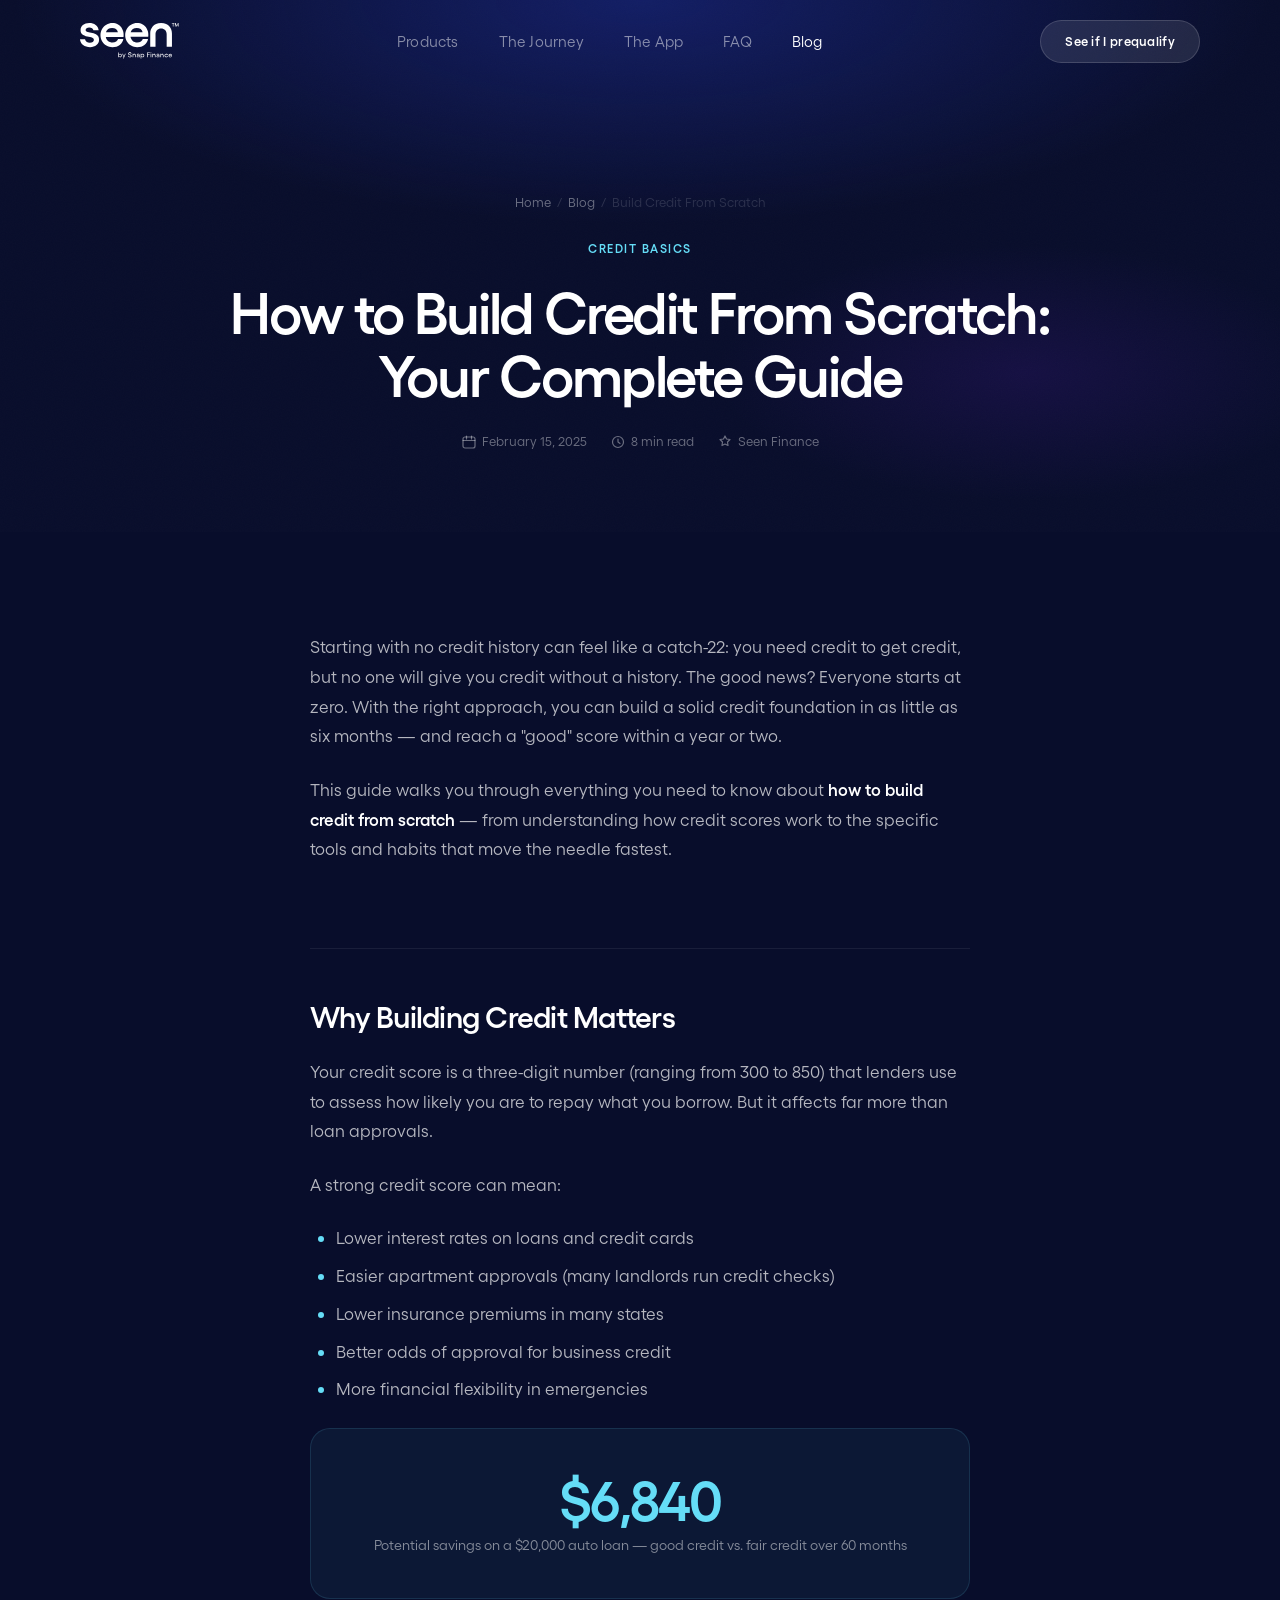
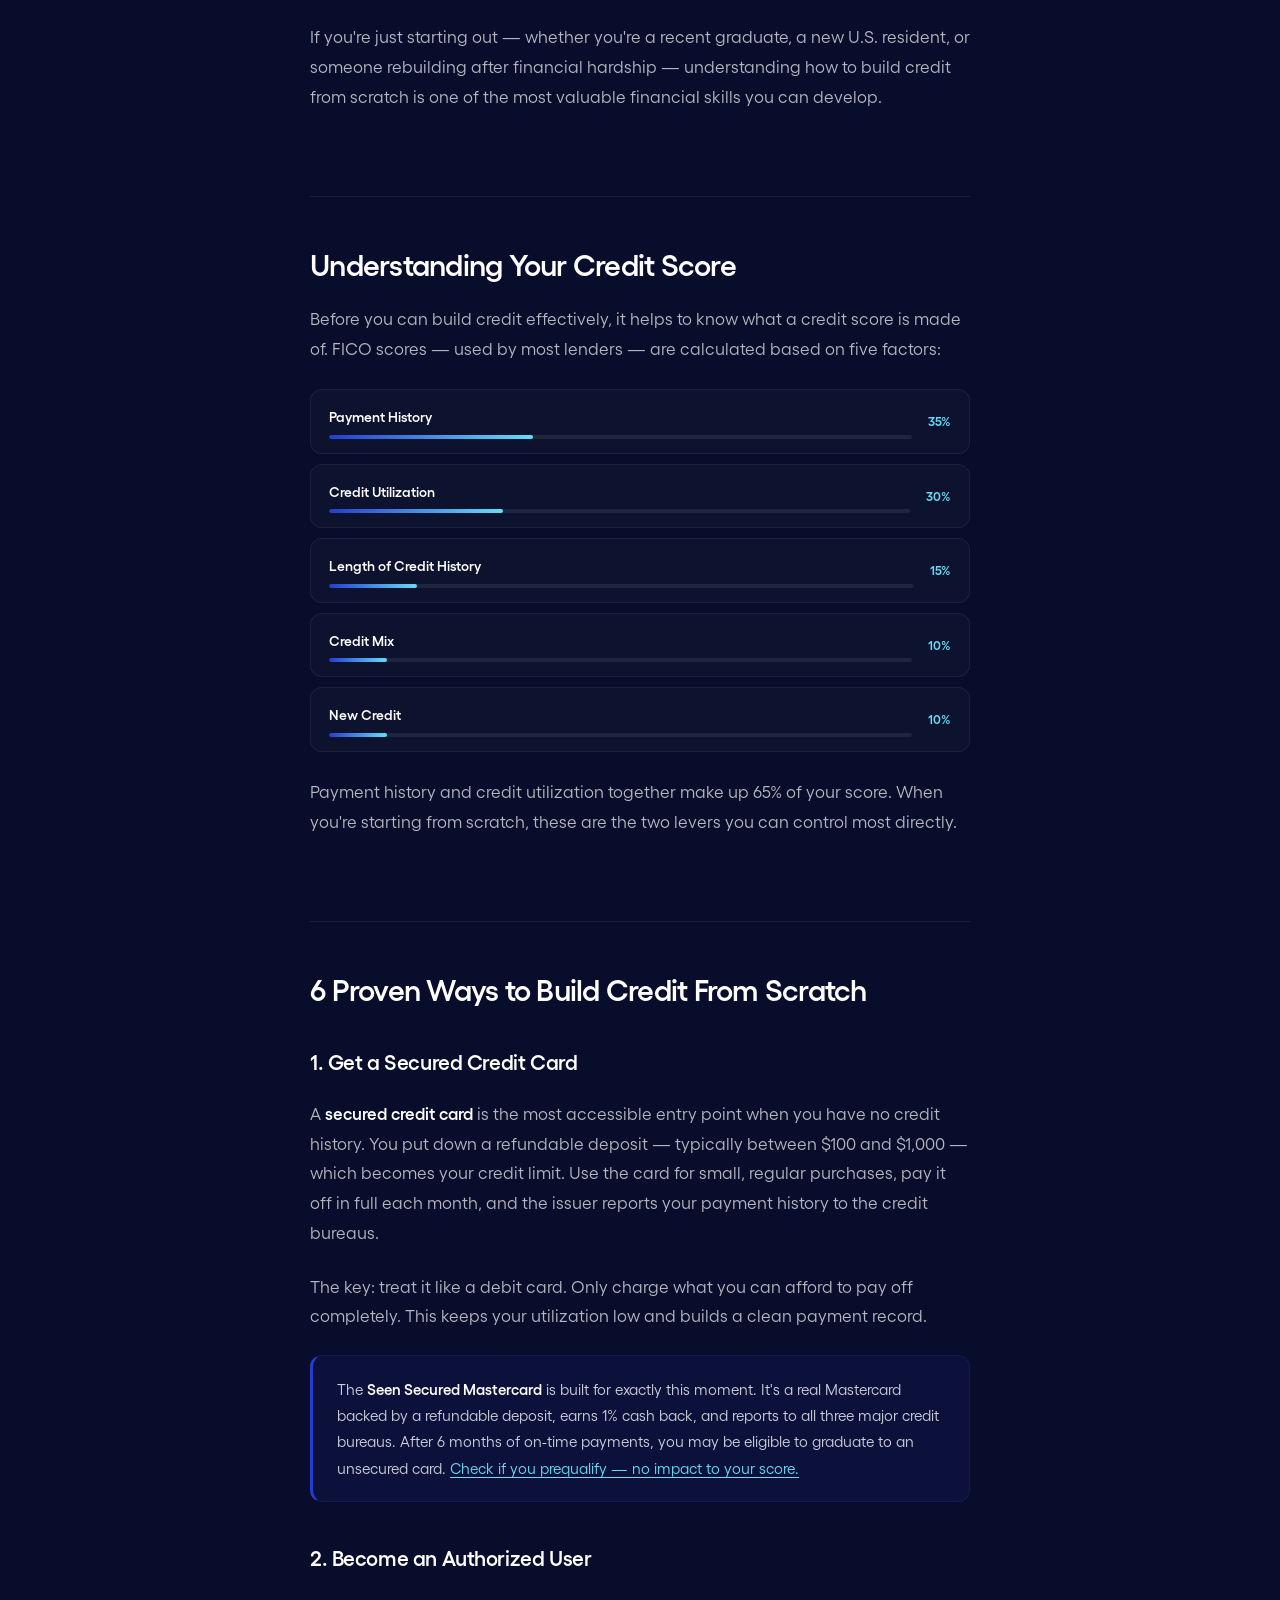
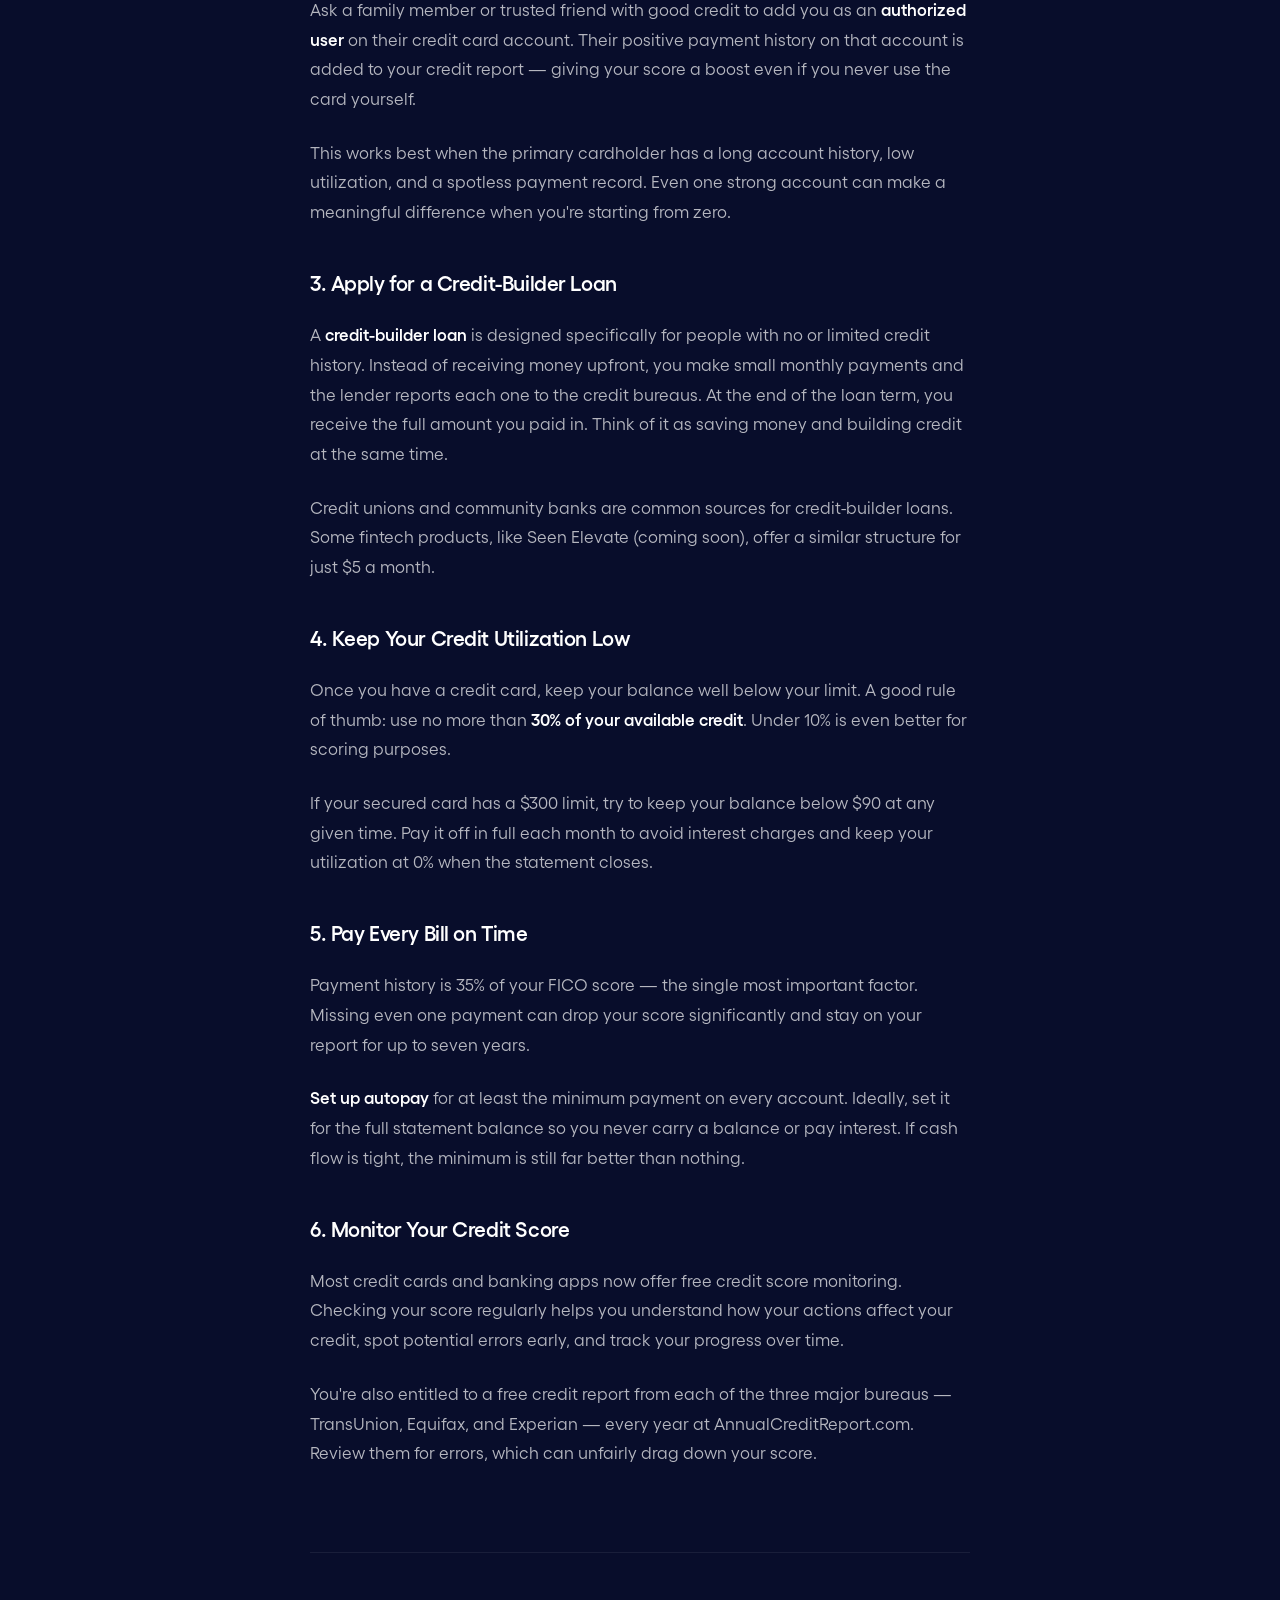
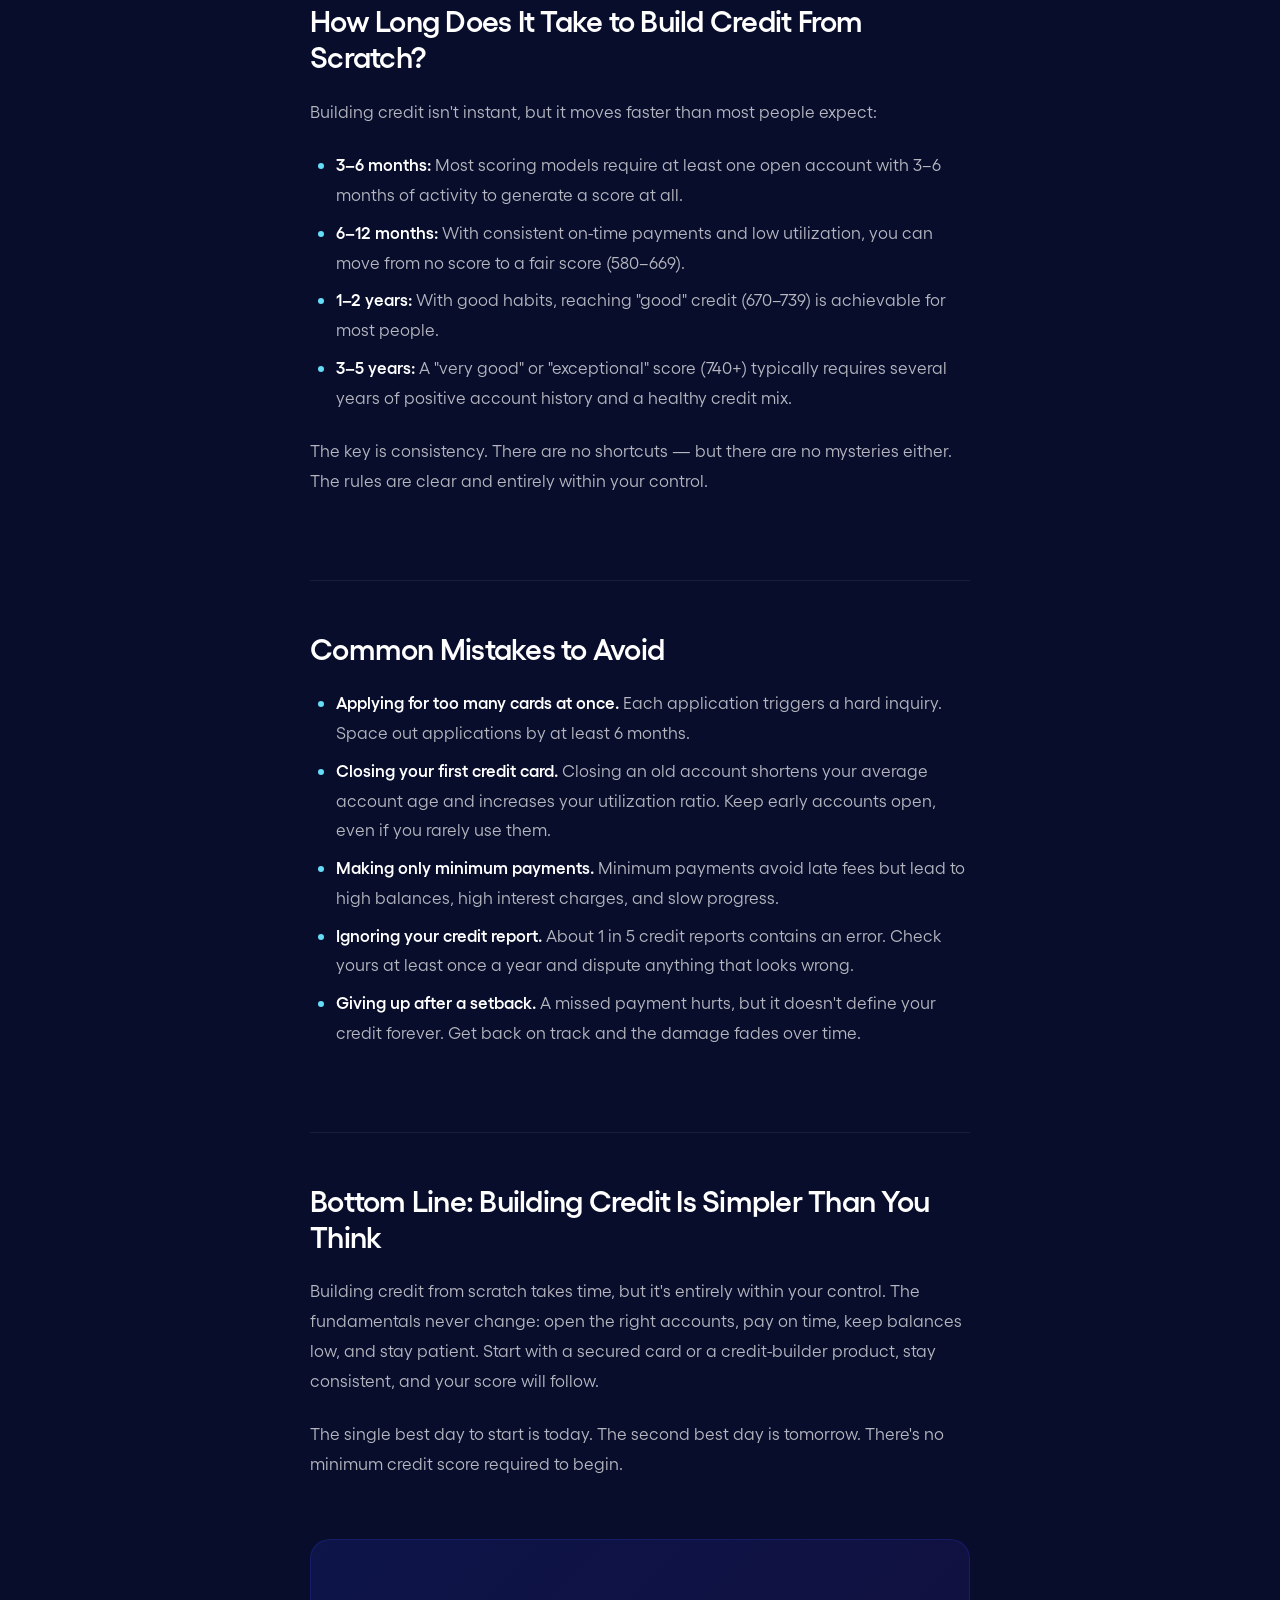
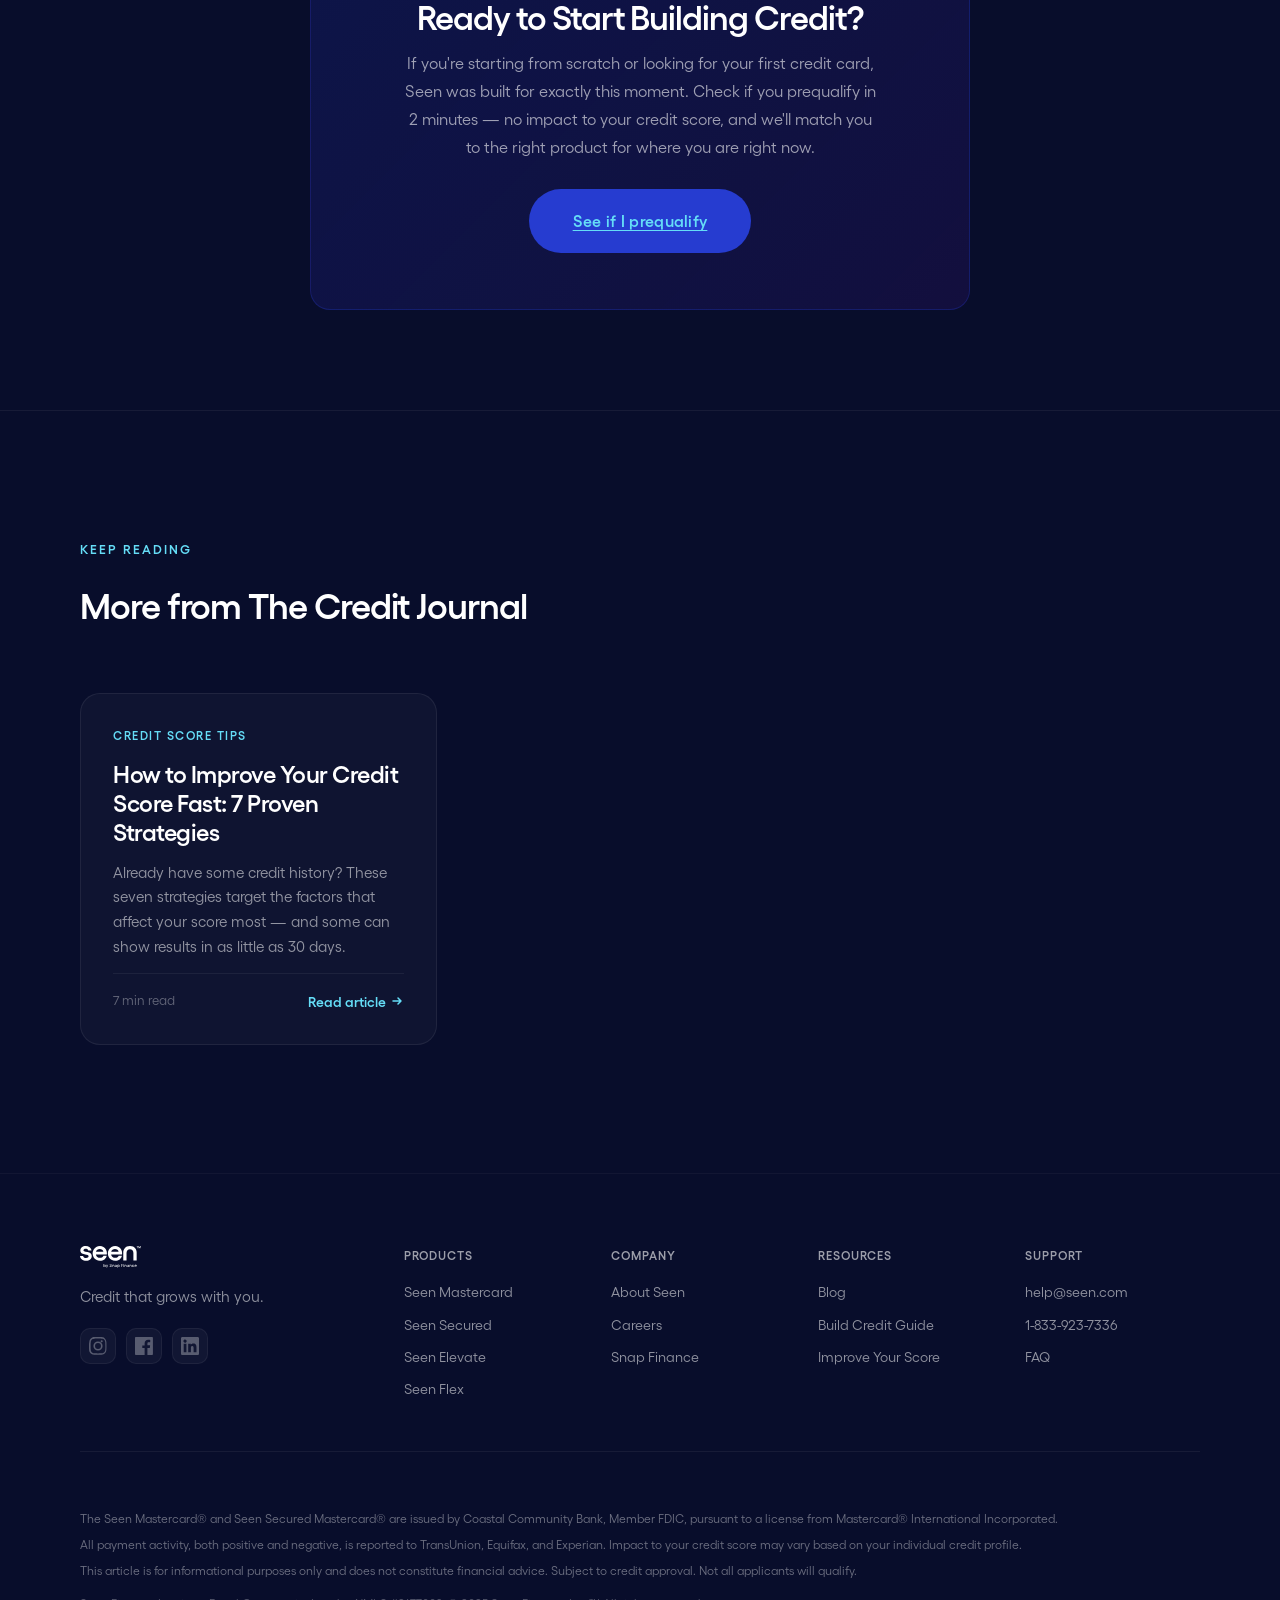
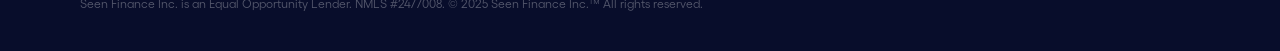
<file: v2/blog-build-credit-from-scratch.html>
<!DOCTYPE html>
<html lang="en">
<head>
  <meta charset="UTF-8">
  <meta name="viewport" content="width=device-width, initial-scale=1.0">
  <title>How to Build Credit From Scratch: Your Complete Guide | Seen</title>
  <meta name="description" content="No credit history? Learn how to build credit from scratch with proven strategies — secured cards, credit-builder loans, and the habits that move your score fastest. Start today.">
  <meta name="robots" content="noindex, nofollow">
  <meta name="theme-color" content="#080d2b">
  <meta property="og:type" content="article">
  <meta property="og:title" content="How to Build Credit From Scratch: Your Complete Guide | Seen">
  <meta property="og:description" content="No credit history? Learn how to build credit from scratch with proven strategies — secured cards, credit-builder loans, and the habits that move your score fastest.">
  <meta property="og:image" content="assets/logo-webclip.webp">
  <meta property="article:published_time" content="2025-02-15">
  <meta property="article:author" content="Seen Finance">
  <meta name="twitter:card" content="summary_large_image">
  <meta name="twitter:title" content="How to Build Credit From Scratch: Your Complete Guide | Seen">
  <meta name="twitter:description" content="No credit history? Learn how to build credit from scratch with proven strategies.">
  <link rel="canonical" href="https://seen.com/blog/how-to-build-credit-from-scratch">
  <link rel="icon" href="assets/logo-webclip.webp" type="image/webp">
  <link rel="stylesheet" href="style.css">
  <script type="application/ld+json">
  {
    "@context": "https://schema.org",
    "@type": "Article",
    "headline": "How to Build Credit From Scratch: Your Complete Guide",
    "description": "No credit history? Learn how to build credit from scratch with proven strategies — secured cards, credit-builder loans, and the habits that move your score fastest.",
    "datePublished": "2025-02-15",
    "dateModified": "2025-02-15",
    "author": {
      "@type": "Organization",
      "name": "Seen Finance",
      "url": "https://seen.com"
    },
    "publisher": {
      "@type": "Organization",
      "name": "Seen Finance",
      "logo": {
        "@type": "ImageObject",
        "url": "https://seen.com/assets/logo.svg"
      }
    },
    "mainEntityOfPage": {
      "@type": "WebPage",
      "@id": "https://seen.com/blog/how-to-build-credit-from-scratch"
    }
  }
  </script>
</head>
<body>
  <a href="#main" class="skip-link">Skip to content</a>

  <!-- Navigation -->
  <nav class="nav" aria-label="Main navigation">
    <div class="nav__inner container">
      <a href="index.html" class="nav__logo" aria-label="Seen Finance home">
        <img src="assets/logo.svg" alt="Seen" class="nav__logo-img">
      </a>
      <div class="nav__links" id="nav-menu">
        <a href="index.html#products" class="nav__link">Products</a>
        <a href="index.html#journey" class="nav__link">The Journey</a>
        <a href="index.html#app" class="nav__link">The App</a>
        <a href="index.html#faq" class="nav__link">FAQ</a>
        <a href="blog.html" class="nav__link" style="color: var(--white);">Blog</a>
      </div>
      <a href="https://app.seen.com/prequalify?utm_medium=organic" class="nav__cta btn btn--small">See if I prequalify</a>
      <button class="nav__burger" id="nav-burger" aria-label="Toggle menu" aria-expanded="false" aria-controls="nav-menu">
        <span></span><span></span><span></span>
      </button>
    </div>
  </nav>

  <main id="main">
    <!-- Article Header -->
    <header class="article-header">
      <div class="article-header__bg"></div>
      <div class="article-header__noise"></div>
      <div class="container">
        <div class="article-header__content">
          <nav class="article-header__breadcrumb" aria-label="Breadcrumb">
            <a href="index.html">Home</a>
            <span aria-hidden="true">/</span>
            <a href="blog.html">Blog</a>
            <span aria-hidden="true">/</span>
            <span aria-current="page">Build Credit From Scratch</span>
          </nav>
          <div class="article-header__cat">Credit Basics</div>
          <h1 class="article-header__title" data-reveal="up">How to Build Credit From Scratch: Your Complete Guide</h1>
          <div class="article-header__meta" data-reveal="up" data-reveal-delay="100">
            <div class="article-header__meta-item">
              <svg width="14" height="14" viewBox="0 0 14 14" fill="none" aria-hidden="true"><rect x="1" y="2" width="12" height="11" rx="2" stroke="currentColor" stroke-width="1.2"/><path d="M1 5.5h12M4.5 1v3M9.5 1v3" stroke="currentColor" stroke-width="1.2" stroke-linecap="round"/></svg>
              February 15, 2025
            </div>
            <div class="article-header__meta-item">
              <svg width="14" height="14" viewBox="0 0 14 14" fill="none" aria-hidden="true"><circle cx="7" cy="7" r="5.5" stroke="currentColor" stroke-width="1.2"/><path d="M7 4v3l2 1.5" stroke="currentColor" stroke-width="1.2" stroke-linecap="round"/></svg>
              8 min read
            </div>
            <div class="article-header__meta-item">
              <svg width="14" height="14" viewBox="0 0 14 14" fill="none" aria-hidden="true"><path d="M7 1l1.5 3 3.5.5-2.5 2.5.5 3.5L7 9 4 10.5l.5-3.5L2 4.5 5.5 4z" stroke="currentColor" stroke-width="1.2" stroke-linejoin="round"/></svg>
              Seen Finance
            </div>
          </div>
        </div>
      </div>
    </header>

    <!-- Article Body -->
    <article class="article-section">
      <div class="article-container">
        <div class="article-body">

          <p>Starting with no credit history can feel like a catch-22: you need credit to get credit, but no one will give you credit without a history. The good news? Everyone starts at zero. With the right approach, you can build a solid credit foundation in as little as six months — and reach a "good" score within a year or two.</p>

          <p>This guide walks you through everything you need to know about <strong>how to build credit from scratch</strong> — from understanding how credit scores work to the specific tools and habits that move the needle fastest.</p>

          <h2>Why Building Credit Matters</h2>

          <p>Your credit score is a three-digit number (ranging from 300 to 850) that lenders use to assess how likely you are to repay what you borrow. But it affects far more than loan approvals.</p>

          <p>A strong credit score can mean:</p>
          <ul>
            <li>Lower interest rates on loans and credit cards</li>
            <li>Easier apartment approvals (many landlords run credit checks)</li>
            <li>Lower insurance premiums in many states</li>
            <li>Better odds of approval for business credit</li>
            <li>More financial flexibility in emergencies</li>
          </ul>

          <div class="article-stat">
            <span class="article-stat__number">$6,840</span>
            <span class="article-stat__label">Potential savings on a $20,000 auto loan — good credit vs. fair credit over 60 months</span>
          </div>

          <p>If you're just starting out — whether you're a recent graduate, a new U.S. resident, or someone rebuilding after financial hardship — understanding how to build credit from scratch is one of the most valuable financial skills you can develop.</p>

          <h2>Understanding Your Credit Score</h2>

          <p>Before you can build credit effectively, it helps to know what a credit score is made of. FICO scores — used by most lenders — are calculated based on five factors:</p>

          <div class="score-factors" role="list">
            <div class="score-factor" role="listitem">
              <div class="score-factor__bar-wrap">
                <div class="score-factor__label">Payment History</div>
                <div class="score-factor__bar"><div class="score-factor__fill" style="width: 35%"></div></div>
              </div>
              <div class="score-factor__pct">35%</div>
            </div>
            <div class="score-factor" role="listitem">
              <div class="score-factor__bar-wrap">
                <div class="score-factor__label">Credit Utilization</div>
                <div class="score-factor__bar"><div class="score-factor__fill" style="width: 30%"></div></div>
              </div>
              <div class="score-factor__pct">30%</div>
            </div>
            <div class="score-factor" role="listitem">
              <div class="score-factor__bar-wrap">
                <div class="score-factor__label">Length of Credit History</div>
                <div class="score-factor__bar"><div class="score-factor__fill" style="width: 15%"></div></div>
              </div>
              <div class="score-factor__pct">15%</div>
            </div>
            <div class="score-factor" role="listitem">
              <div class="score-factor__bar-wrap">
                <div class="score-factor__label">Credit Mix</div>
                <div class="score-factor__bar"><div class="score-factor__fill" style="width: 10%"></div></div>
              </div>
              <div class="score-factor__pct">10%</div>
            </div>
            <div class="score-factor" role="listitem">
              <div class="score-factor__bar-wrap">
                <div class="score-factor__label">New Credit</div>
                <div class="score-factor__bar"><div class="score-factor__fill" style="width: 10%"></div></div>
              </div>
              <div class="score-factor__pct">10%</div>
            </div>
          </div>

          <p>Payment history and credit utilization together make up 65% of your score. When you're starting from scratch, these are the two levers you can control most directly.</p>

          <h2>6 Proven Ways to Build Credit From Scratch</h2>

          <h3>1. Get a Secured Credit Card</h3>

          <p>A <strong>secured credit card</strong> is the most accessible entry point when you have no credit history. You put down a refundable deposit — typically between $100 and $1,000 — which becomes your credit limit. Use the card for small, regular purchases, pay it off in full each month, and the issuer reports your payment history to the credit bureaus.</p>

          <p>The key: treat it like a debit card. Only charge what you can afford to pay off completely. This keeps your utilization low and builds a clean payment record.</p>

          <div class="article-highlight">
            <p>The <strong>Seen Secured Mastercard</strong> is built for exactly this moment. It's a real Mastercard backed by a refundable deposit, earns 1% cash back, and reports to all three major credit bureaus. After 6 months of on-time payments, you may be eligible to graduate to an unsecured card. <a href="https://app.seen.com/prequalify?utm_medium=organic">Check if you prequalify — no impact to your score.</a></p>
          </div>

          <h3>2. Become an Authorized User</h3>

          <p>Ask a family member or trusted friend with good credit to add you as an <strong>authorized user</strong> on their credit card account. Their positive payment history on that account is added to your credit report — giving your score a boost even if you never use the card yourself.</p>

          <p>This works best when the primary cardholder has a long account history, low utilization, and a spotless payment record. Even one strong account can make a meaningful difference when you're starting from zero.</p>

          <h3>3. Apply for a Credit-Builder Loan</h3>

          <p>A <strong>credit-builder loan</strong> is designed specifically for people with no or limited credit history. Instead of receiving money upfront, you make small monthly payments and the lender reports each one to the credit bureaus. At the end of the loan term, you receive the full amount you paid in. Think of it as saving money and building credit at the same time.</p>

          <p>Credit unions and community banks are common sources for credit-builder loans. Some fintech products, like Seen Elevate (coming soon), offer a similar structure for just $5 a month.</p>

          <h3>4. Keep Your Credit Utilization Low</h3>

          <p>Once you have a credit card, keep your balance well below your limit. A good rule of thumb: use no more than <strong>30% of your available credit</strong>. Under 10% is even better for scoring purposes.</p>

          <p>If your secured card has a $300 limit, try to keep your balance below $90 at any given time. Pay it off in full each month to avoid interest charges and keep your utilization at 0% when the statement closes.</p>

          <h3>5. Pay Every Bill on Time</h3>

          <p>Payment history is 35% of your FICO score — the single most important factor. Missing even one payment can drop your score significantly and stay on your report for up to seven years.</p>

          <p><strong>Set up autopay</strong> for at least the minimum payment on every account. Ideally, set it for the full statement balance so you never carry a balance or pay interest. If cash flow is tight, the minimum is still far better than nothing.</p>

          <h3>6. Monitor Your Credit Score</h3>

          <p>Most credit cards and banking apps now offer free credit score monitoring. Checking your score regularly helps you understand how your actions affect your credit, spot potential errors early, and track your progress over time.</p>

          <p>You're also entitled to a free credit report from each of the three major bureaus — TransUnion, Equifax, and Experian — every year at AnnualCreditReport.com. Review them for errors, which can unfairly drag down your score.</p>

          <h2>How Long Does It Take to Build Credit From Scratch?</h2>

          <p>Building credit isn't instant, but it moves faster than most people expect:</p>

          <ul>
            <li><strong>3–6 months:</strong> Most scoring models require at least one open account with 3–6 months of activity to generate a score at all.</li>
            <li><strong>6–12 months:</strong> With consistent on-time payments and low utilization, you can move from no score to a fair score (580–669).</li>
            <li><strong>1–2 years:</strong> With good habits, reaching "good" credit (670–739) is achievable for most people.</li>
            <li><strong>3–5 years:</strong> A "very good" or "exceptional" score (740+) typically requires several years of positive account history and a healthy credit mix.</li>
          </ul>

          <p>The key is consistency. There are no shortcuts — but there are no mysteries either. The rules are clear and entirely within your control.</p>

          <h2>Common Mistakes to Avoid</h2>

          <ul>
            <li><strong>Applying for too many cards at once.</strong> Each application triggers a hard inquiry. Space out applications by at least 6 months.</li>
            <li><strong>Closing your first credit card.</strong> Closing an old account shortens your average account age and increases your utilization ratio. Keep early accounts open, even if you rarely use them.</li>
            <li><strong>Making only minimum payments.</strong> Minimum payments avoid late fees but lead to high balances, high interest charges, and slow progress.</li>
            <li><strong>Ignoring your credit report.</strong> About 1 in 5 credit reports contains an error. Check yours at least once a year and dispute anything that looks wrong.</li>
            <li><strong>Giving up after a setback.</strong> A missed payment hurts, but it doesn't define your credit forever. Get back on track and the damage fades over time.</li>
          </ul>

          <h2>Bottom Line: Building Credit Is Simpler Than You Think</h2>

          <p>Building credit from scratch takes time, but it's entirely within your control. The fundamentals never change: open the right accounts, pay on time, keep balances low, and stay patient. Start with a secured card or a credit-builder product, stay consistent, and your score will follow.</p>

          <p>The single best day to start is today. The second best day is tomorrow. There's no minimum credit score required to begin.</p>

          <div class="article-cta-box">
            <h2>Ready to Start Building Credit?</h2>
            <p>If you're starting from scratch or looking for your first credit card, Seen was built for exactly this moment. Check if you prequalify in 2 minutes — no impact to your credit score, and we'll match you to the right product for where you are right now.</p>
            <a href="https://app.seen.com/prequalify?utm_medium=organic" class="btn btn--blue btn--large">See if I prequalify</a>
          </div>

        </div>
      </div>
    </article>

    <!-- Related Articles -->
    <section class="related-section">
      <div class="container">
        <div class="related-section__header" data-reveal="up">
          <p class="label">Keep Reading</p>
          <h2 style="font-size: clamp(24px, 3vw, 36px); font-weight: 700; color: var(--white); letter-spacing: -0.03em;">More from The Credit Journal</h2>
        </div>
        <div class="blog__grid">
          <a href="blog-improve-credit-score-fast.html" class="blog-card" data-reveal="up">
            <div class="blog-card__tag">Credit Score Tips</div>
            <h3 class="blog-card__title">How to Improve Your Credit Score Fast: 7 Proven Strategies</h3>
            <p class="blog-card__excerpt">Already have some credit history? These seven strategies target the factors that affect your score most — and some can show results in as little as 30 days.</p>
            <div class="blog-card__footer">
              <span class="blog-card__read-time">7 min read</span>
              <span class="blog-card__cta">Read article <svg width="14" height="14" viewBox="0 0 14 14" fill="none" aria-hidden="true"><path d="M3 7h8M8 4l3 3-3 3" stroke="currentColor" stroke-width="1.5" stroke-linecap="round" stroke-linejoin="round"/></svg></span>
            </div>
          </a>
        </div>
      </div>
    </section>
  </main>

  <!-- Footer -->
  <footer class="footer">
    <div class="container">
      <div class="footer__top">
        <div class="footer__brand">
          <a href="index.html" class="footer__logo">
            <img src="assets/logo.svg" alt="Seen" class="footer__logo-img">
          </a>
          <p class="footer__tagline">Credit that grows with you.</p>
          <div class="footer__social">
            <a href="https://www.instagram.com/seenfinance" aria-label="Instagram" class="footer__social-link">
              <svg width="18" height="18" viewBox="0 0 20 20" fill="currentColor" aria-hidden="true"><path d="M10 1.8c2.7 0 3 0 4 .1 1 0 1.5.2 1.9.4.5.2.8.4 1.1.7.3.3.5.7.7 1.1.2.4.3.9.4 1.9 0 1 .1 1.4.1 4s0 3-.1 4c0 1-.2 1.5-.4 1.9-.2.5-.4.8-.7 1.1-.3.3-.7.5-1.1.7-.4.2-.9.3-1.9.4-1 0-1.4.1-4 .1s-3 0-4-.1c-1 0-1.5-.2-1.9-.4-.5-.2-.8-.4-1.1-.7-.3-.3-.5-.7-.7-1.1-.2-.4-.3-.9-.4-1.9 0-1-.1-1.4-.1-4s0-3 .1-4c0-1 .2-1.5.4-1.9.2-.5.4-.8.7-1.1.3-.3.7-.5 1.1-.7.4-.2.9-.3 1.9-.4 1 0 1.4-.1 4-.1zm0-1.8C7.3 0 6.9 0 5.9.1c-1 0-1.7.2-2.3.5C3 .8 2.5 1.2 2 1.7S1 2.8.8 3.4c-.3.6-.4 1.3-.5 2.3C0 6.9 0 7.3 0 10s0 3.1.1 4.1c0 1 .2 1.7.5 2.3.2.6.6 1.1 1.1 1.6s1 .9 1.6 1.1c.6.3 1.3.4 2.3.5 1 0 1.4.1 4.1.1s3.1 0 4.1-.1c1 0 1.7-.2 2.3-.5.6-.2 1.1-.6 1.6-1.1s.9-1 1.1-1.6c.3-.6.4-1.3.5-2.3 0-1 .1-1.4.1-4.1s0-3.1-.1-4.1c0-1-.2-1.7-.5-2.3-.2-.6-.6-1.1-1.1-1.6S17 .8 16.4.6c-.6-.3-1.3-.4-2.3-.5C13.1 0 12.7 0 10 0zm0 4.9a5.1 5.1 0 100 10.2 5.1 5.1 0 000-10.2zm0 8.4a3.3 3.3 0 110-6.6 3.3 3.3 0 010 6.6zm5.3-8.6a1.2 1.2 0 11-2.4 0 1.2 1.2 0 012.4 0z"/></svg>
            </a>
            <a href="https://www.facebook.com/SeenFinance" aria-label="Facebook" class="footer__social-link">
              <svg width="18" height="18" viewBox="0 0 20 20" fill="currentColor" aria-hidden="true"><path d="M18.9 0H1.1C.5 0 0 .5 0 1.1v17.8c0 .6.5 1.1 1.1 1.1h9.6v-7.7H8.1V9.4h2.6V7.1c0-2.6 1.6-4 3.9-4 1.1 0 2 .1 2.3.1v2.7h-1.6c-1.2 0-1.5.6-1.5 1.4v1.9h3l-.4 2.9h-2.6V20h5c.6 0 1.1-.5 1.1-1.1V1.1c0-.6-.5-1.1-1-1.1z"/></svg>
            </a>
            <a href="https://www.linkedin.com/company/seenfinance/" aria-label="LinkedIn" class="footer__social-link">
              <svg width="18" height="18" viewBox="0 0 20 20" fill="currentColor" aria-hidden="true"><path d="M18.5 0h-17C.7 0 0 .7 0 1.5v17c0 .8.7 1.5 1.5 1.5h17c.8 0 1.5-.7 1.5-1.5v-17C20 .7 19.3 0 18.5 0zM6 17H3V7.5h3V17zM4.5 6.3c-1 0-1.8-.8-1.8-1.8s.8-1.7 1.8-1.7 1.8.8 1.8 1.8-.8 1.7-1.8 1.7zM17 17h-3v-4.6c0-1.1 0-2.5-1.5-2.5S11 11.2 11 12.3V17H8V7.5h2.9v1.3c.4-.8 1.4-1.5 2.8-1.5 3 0 3.5 2 3.5 4.5V17z"/></svg>
            </a>
          </div>
        </div>
        <div class="footer__columns">
          <div class="footer__col">
            <h4>Products</h4>
            <a href="index.html#products">Seen Mastercard</a>
            <a href="index.html#products">Seen Secured</a>
            <a href="index.html#products">Seen Elevate</a>
            <a href="index.html#products">Seen Flex</a>
          </div>
          <div class="footer__col">
            <h4>Company</h4>
            <a href="#">About Seen</a>
            <a href="#">Careers</a>
            <a href="https://snapfinance.com/">Snap Finance</a>
          </div>
          <div class="footer__col">
            <h4>Resources</h4>
            <a href="blog.html">Blog</a>
            <a href="blog-build-credit-from-scratch.html">Build Credit Guide</a>
            <a href="blog-improve-credit-score-fast.html">Improve Your Score</a>
          </div>
          <div class="footer__col">
            <h4>Support</h4>
            <a href="mailto:help@seen.com">help@seen.com</a>
            <a href="tel:18339237336">1-833-923-7336</a>
            <a href="index.html#faq">FAQ</a>
          </div>
        </div>
      </div>
      <div class="footer__bottom">
        <p>The Seen Mastercard&reg; and Seen Secured Mastercard&reg; are issued by Coastal Community Bank, Member FDIC, pursuant to a license from Mastercard&reg; International Incorporated.</p>
        <p>All payment activity, both positive and negative, is reported to TransUnion, Equifax, and Experian. Impact to your credit score may vary based on your individual credit profile.</p>
        <p>This article is for informational purposes only and does not constitute financial advice. Subject to credit approval. Not all applicants will qualify.</p>
        <p>Seen Finance Inc. is an Equal Opportunity Lender. NMLS #2477008. &copy; 2025 Seen Finance Inc.&trade; All rights reserved.</p>
      </div>
    </div>
  </footer>

  <script src="main.js" type="module"></script>
</body>
</html>
</file>
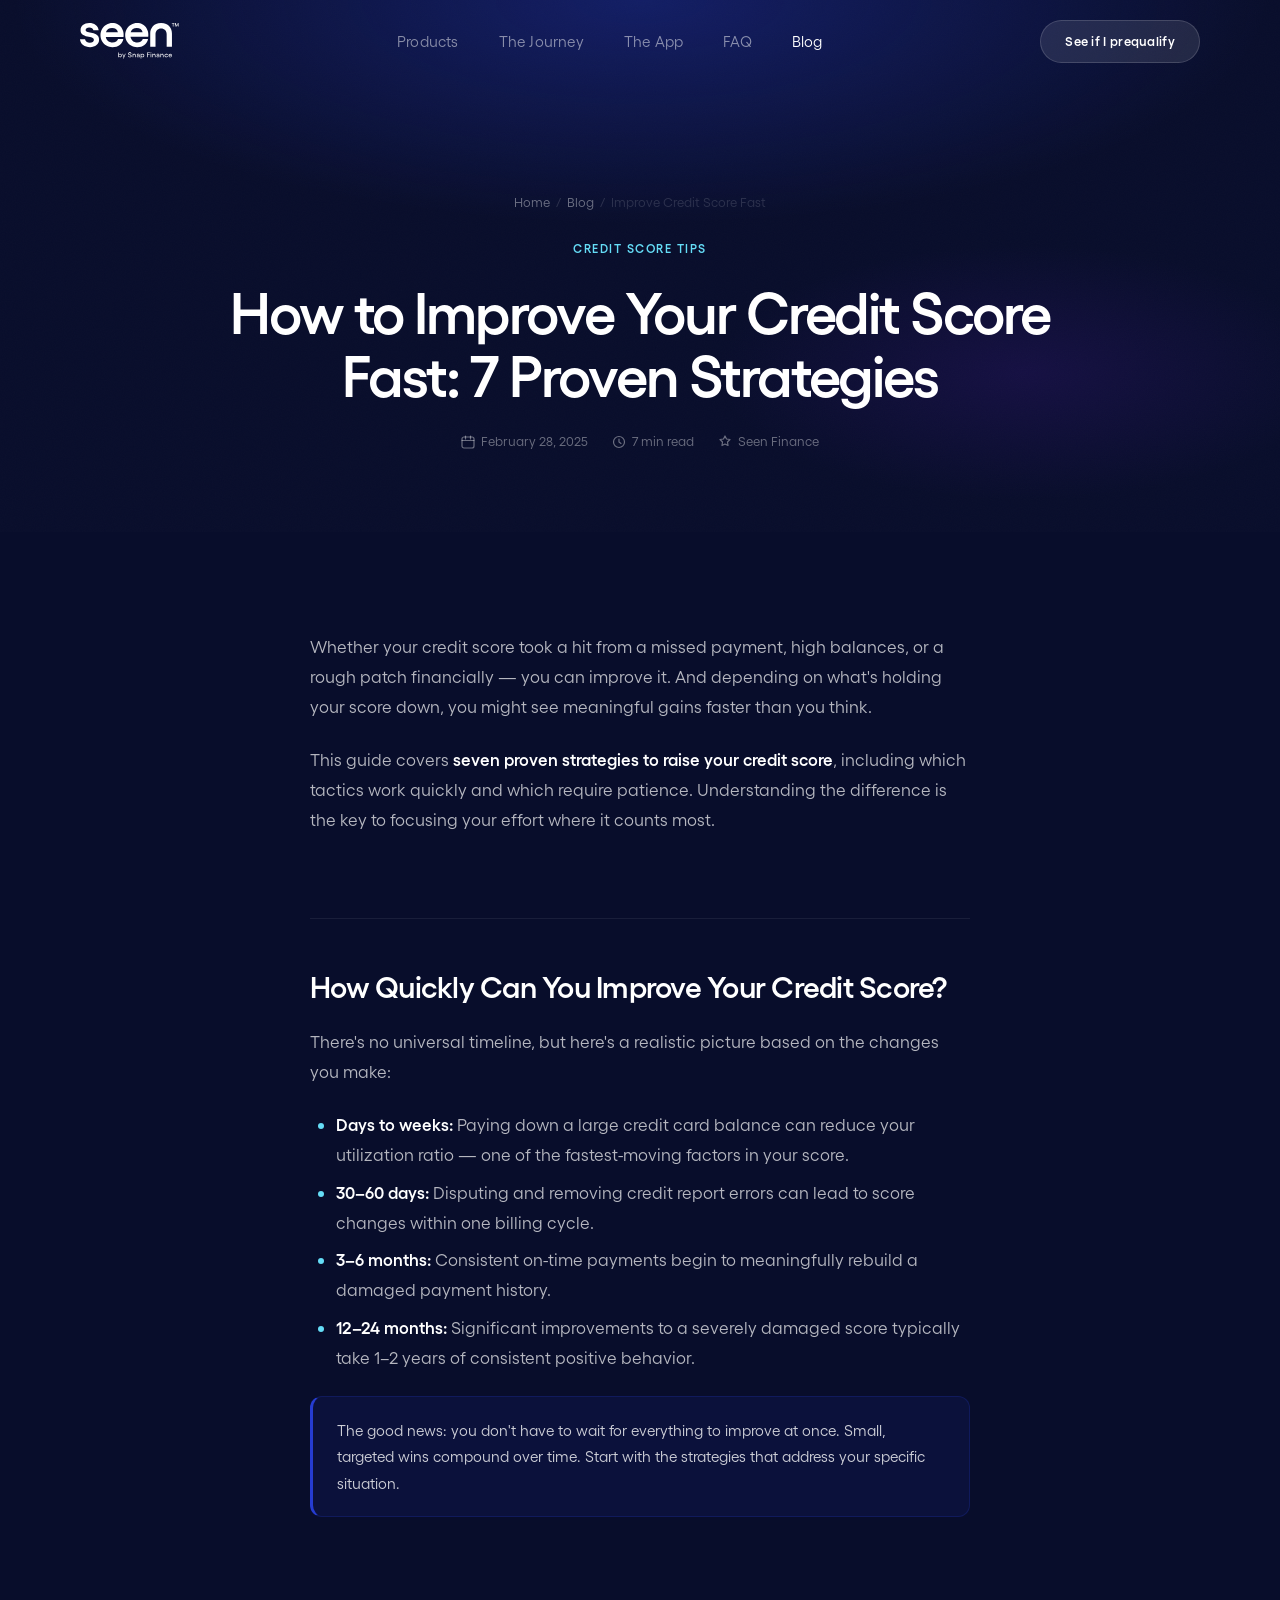
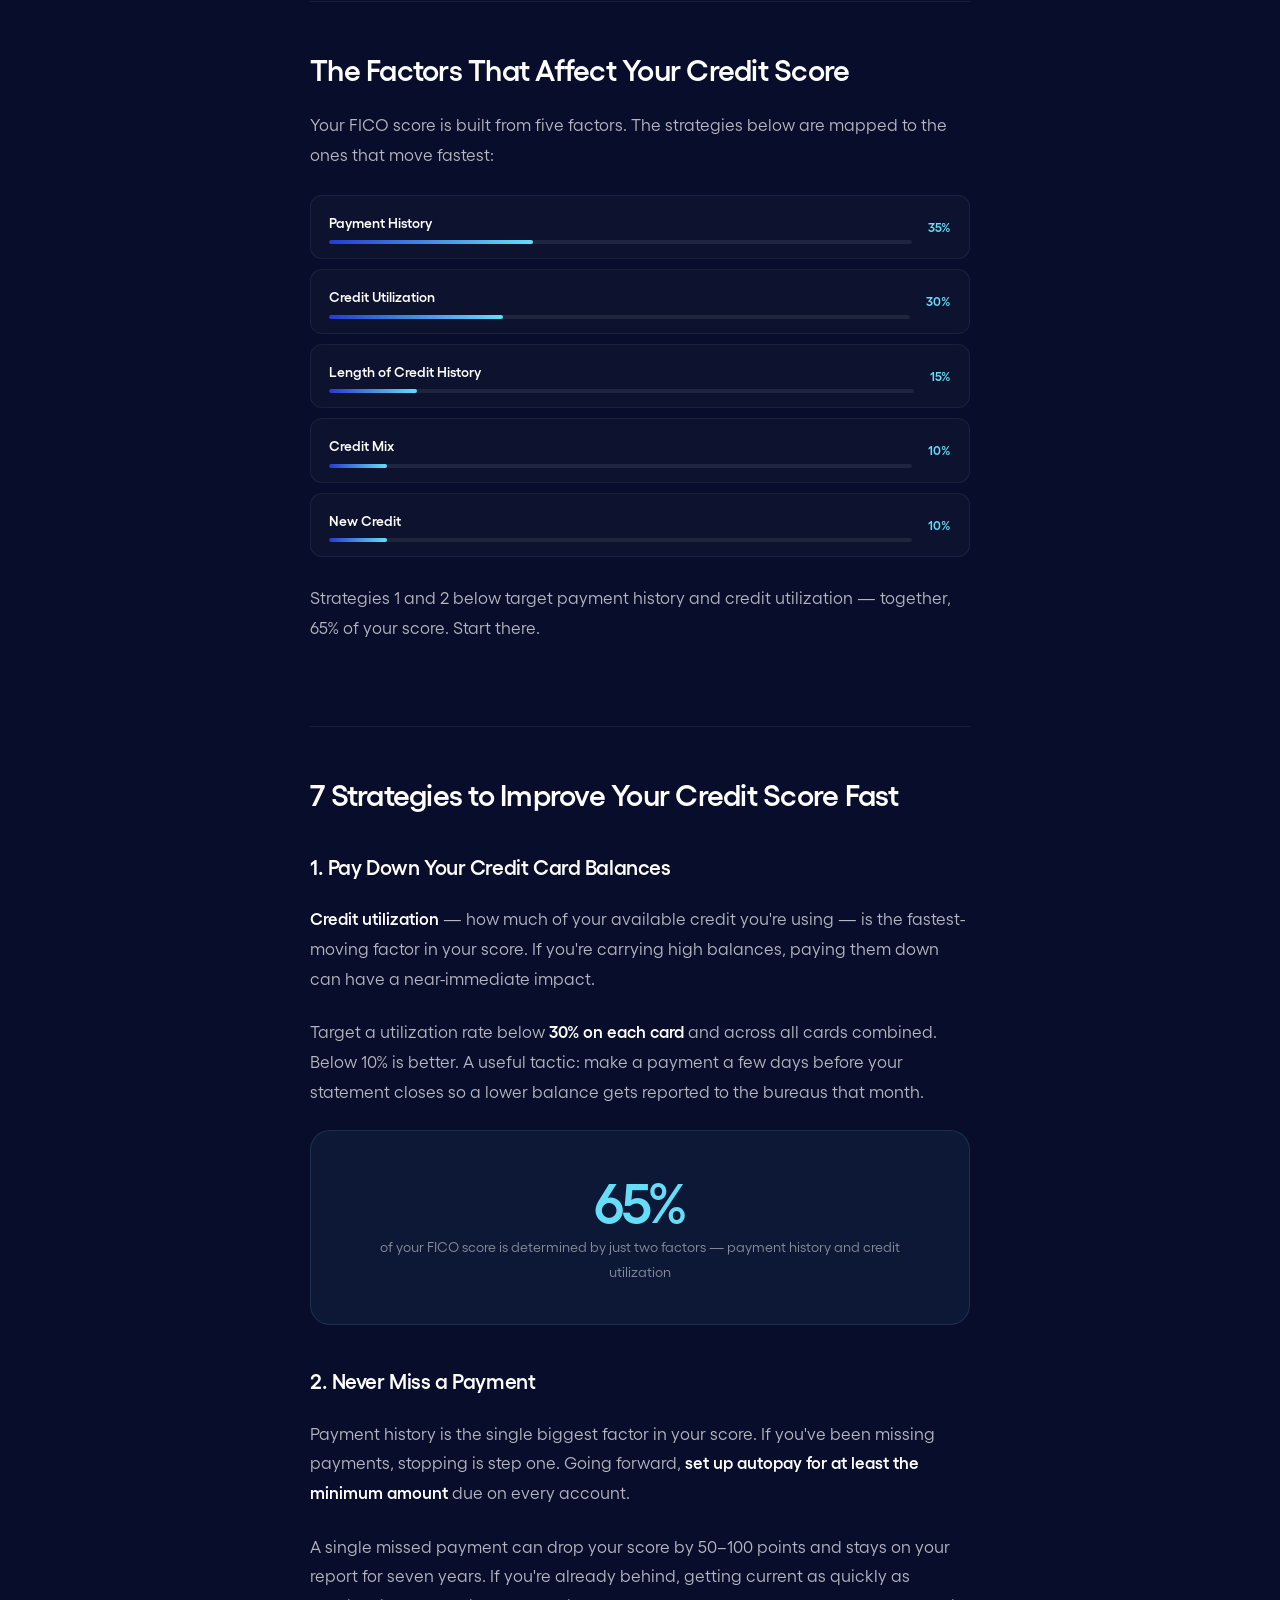
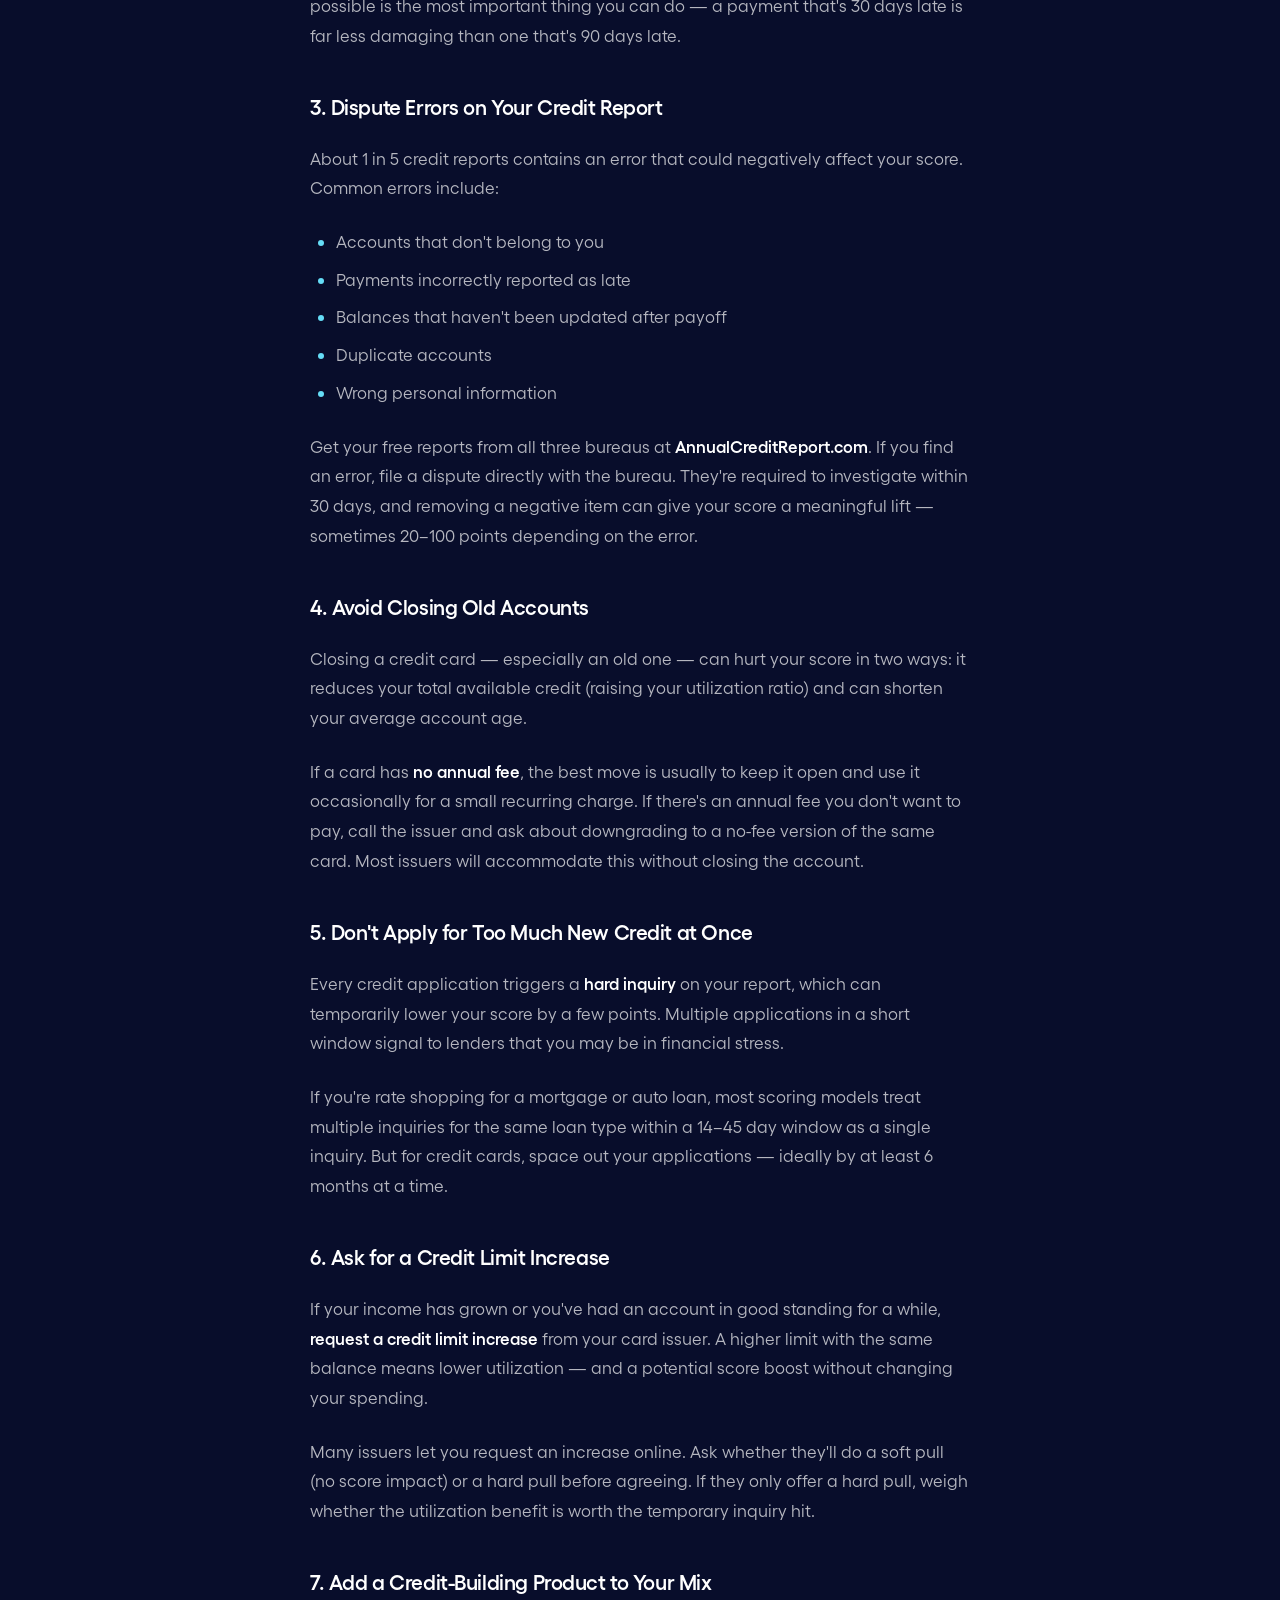
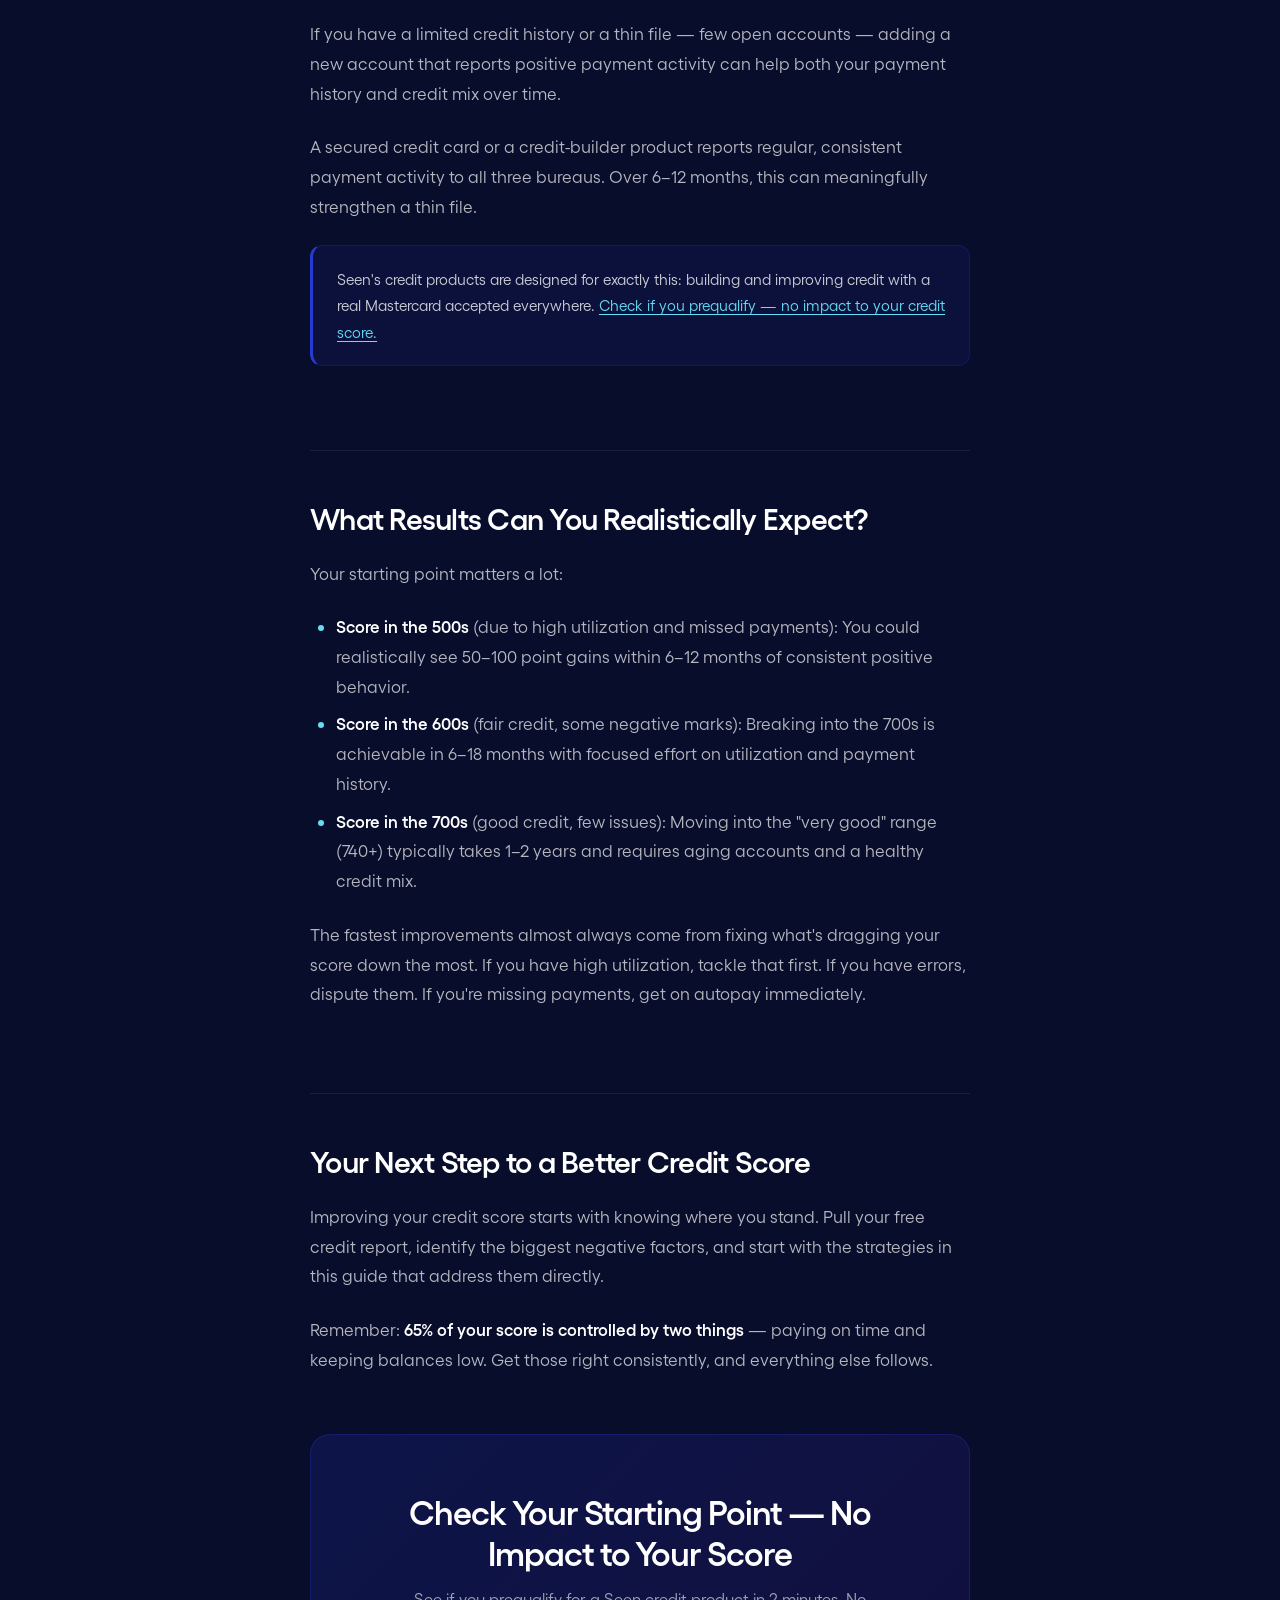
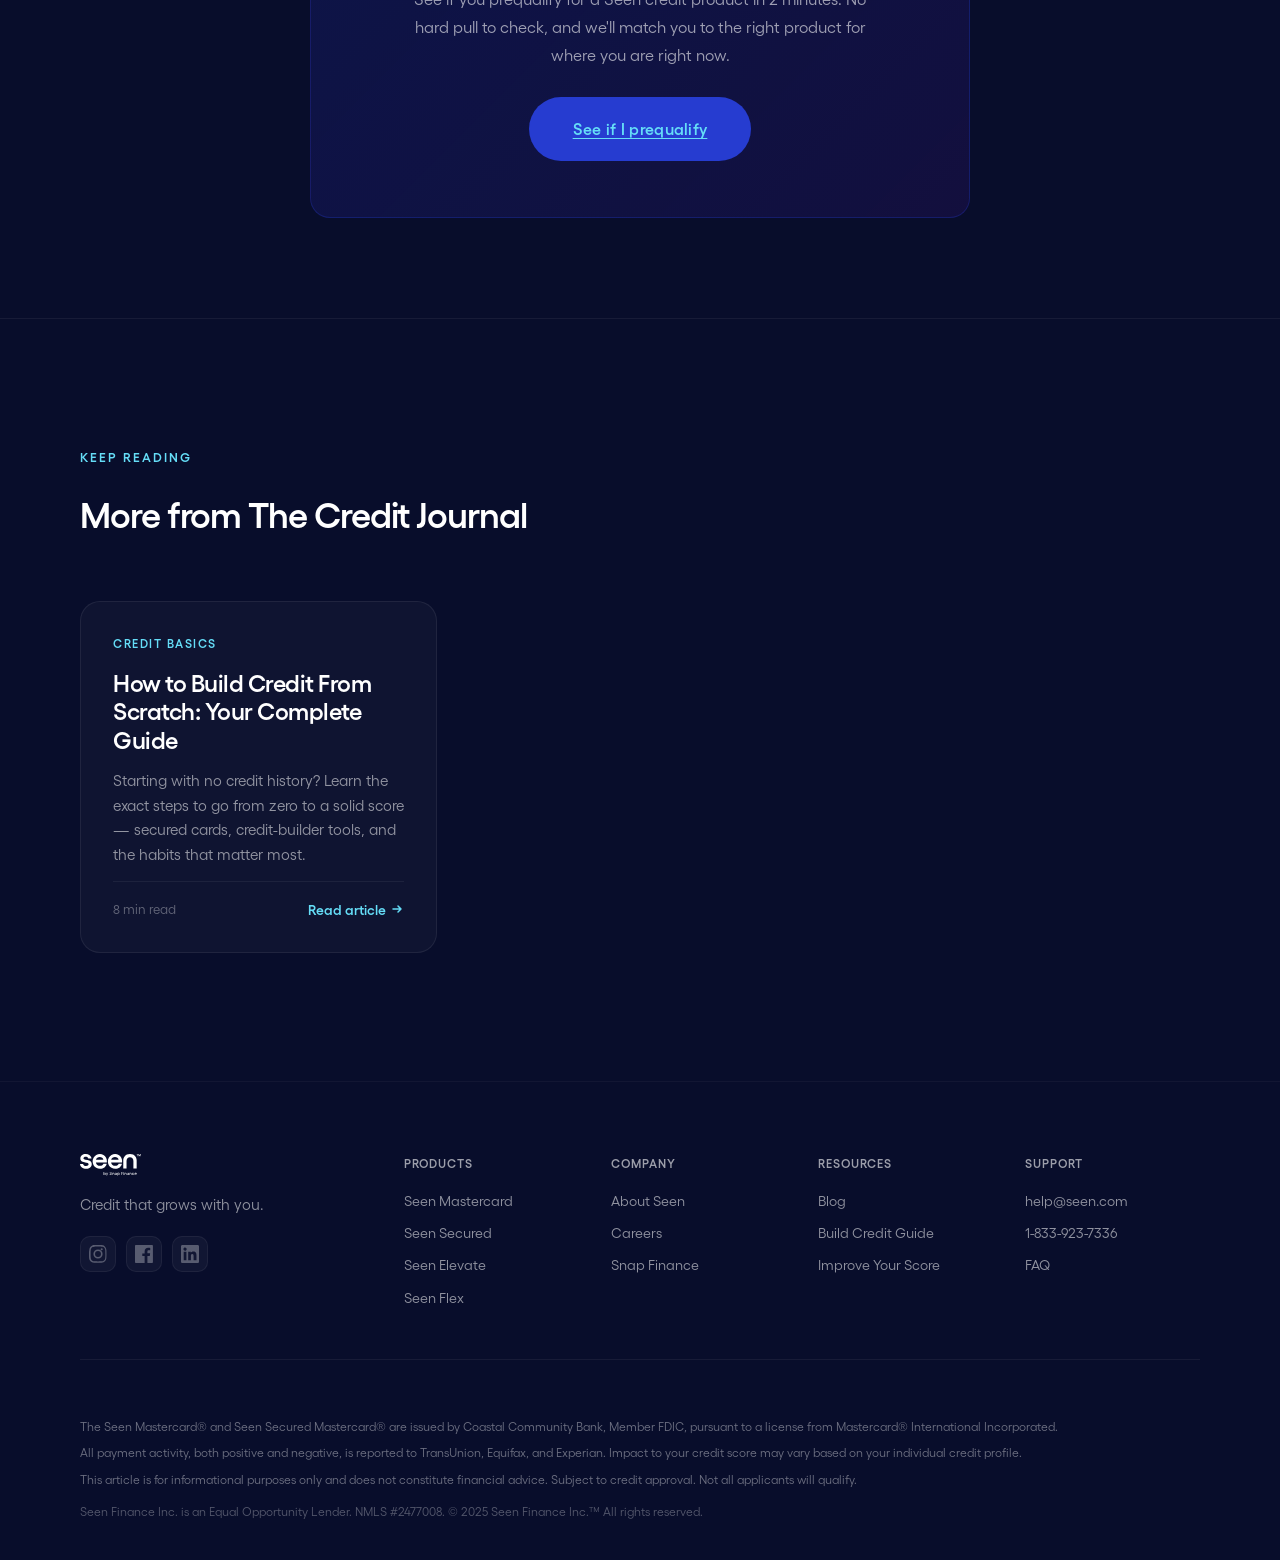
<file: v2/blog-improve-credit-score-fast.html>
<!DOCTYPE html>
<html lang="en">
<head>
  <meta charset="UTF-8">
  <meta name="viewport" content="width=device-width, initial-scale=1.0">
  <title>How to Improve Your Credit Score Fast: 7 Proven Strategies | Seen</title>
  <meta name="description" content="Want to raise your credit score quickly? Discover 7 proven strategies to improve your credit score fast — lower utilization, dispute errors, and more. See results in as little as 30 days.">
  <meta name="robots" content="noindex, nofollow">
  <meta name="theme-color" content="#080d2b">
  <meta property="og:type" content="article">
  <meta property="og:title" content="How to Improve Your Credit Score Fast: 7 Proven Strategies | Seen">
  <meta property="og:description" content="Want to raise your credit score quickly? Discover 7 proven strategies to improve your credit score fast — lower utilization, dispute errors, and more.">
  <meta property="og:image" content="assets/logo-webclip.webp">
  <meta property="article:published_time" content="2025-02-28">
  <meta property="article:author" content="Seen Finance">
  <meta name="twitter:card" content="summary_large_image">
  <meta name="twitter:title" content="How to Improve Your Credit Score Fast: 7 Proven Strategies | Seen">
  <meta name="twitter:description" content="Discover 7 proven strategies to improve your credit score fast — some can show results in as little as 30 days.">
  <link rel="canonical" href="https://seen.com/blog/how-to-improve-your-credit-score-fast">
  <link rel="icon" href="assets/logo-webclip.webp" type="image/webp">
  <link rel="stylesheet" href="style.css">
  <script type="application/ld+json">
  {
    "@context": "https://schema.org",
    "@type": "Article",
    "headline": "How to Improve Your Credit Score Fast: 7 Proven Strategies",
    "description": "Want to raise your credit score quickly? Discover 7 proven strategies to improve your credit score fast — lower utilization, dispute errors, and more.",
    "datePublished": "2025-02-28",
    "dateModified": "2025-02-28",
    "author": {
      "@type": "Organization",
      "name": "Seen Finance",
      "url": "https://seen.com"
    },
    "publisher": {
      "@type": "Organization",
      "name": "Seen Finance",
      "logo": {
        "@type": "ImageObject",
        "url": "https://seen.com/assets/logo.svg"
      }
    },
    "mainEntityOfPage": {
      "@type": "WebPage",
      "@id": "https://seen.com/blog/how-to-improve-your-credit-score-fast"
    }
  }
  </script>
</head>
<body>
  <a href="#main" class="skip-link">Skip to content</a>

  <!-- Navigation -->
  <nav class="nav" aria-label="Main navigation">
    <div class="nav__inner container">
      <a href="index.html" class="nav__logo" aria-label="Seen Finance home">
        <img src="assets/logo.svg" alt="Seen" class="nav__logo-img">
      </a>
      <div class="nav__links" id="nav-menu">
        <a href="index.html#products" class="nav__link">Products</a>
        <a href="index.html#journey" class="nav__link">The Journey</a>
        <a href="index.html#app" class="nav__link">The App</a>
        <a href="index.html#faq" class="nav__link">FAQ</a>
        <a href="blog.html" class="nav__link" style="color: var(--white);">Blog</a>
      </div>
      <a href="https://app.seen.com/prequalify?utm_medium=organic" class="nav__cta btn btn--small">See if I prequalify</a>
      <button class="nav__burger" id="nav-burger" aria-label="Toggle menu" aria-expanded="false" aria-controls="nav-menu">
        <span></span><span></span><span></span>
      </button>
    </div>
  </nav>

  <main id="main">
    <!-- Article Header -->
    <header class="article-header">
      <div class="article-header__bg"></div>
      <div class="article-header__noise"></div>
      <div class="container">
        <div class="article-header__content">
          <nav class="article-header__breadcrumb" aria-label="Breadcrumb">
            <a href="index.html">Home</a>
            <span aria-hidden="true">/</span>
            <a href="blog.html">Blog</a>
            <span aria-hidden="true">/</span>
            <span aria-current="page">Improve Credit Score Fast</span>
          </nav>
          <div class="article-header__cat">Credit Score Tips</div>
          <h1 class="article-header__title" data-reveal="up">How to Improve Your Credit Score Fast: 7 Proven Strategies</h1>
          <div class="article-header__meta" data-reveal="up" data-reveal-delay="100">
            <div class="article-header__meta-item">
              <svg width="14" height="14" viewBox="0 0 14 14" fill="none" aria-hidden="true"><rect x="1" y="2" width="12" height="11" rx="2" stroke="currentColor" stroke-width="1.2"/><path d="M1 5.5h12M4.5 1v3M9.5 1v3" stroke="currentColor" stroke-width="1.2" stroke-linecap="round"/></svg>
              February 28, 2025
            </div>
            <div class="article-header__meta-item">
              <svg width="14" height="14" viewBox="0 0 14 14" fill="none" aria-hidden="true"><circle cx="7" cy="7" r="5.5" stroke="currentColor" stroke-width="1.2"/><path d="M7 4v3l2 1.5" stroke="currentColor" stroke-width="1.2" stroke-linecap="round"/></svg>
              7 min read
            </div>
            <div class="article-header__meta-item">
              <svg width="14" height="14" viewBox="0 0 14 14" fill="none" aria-hidden="true"><path d="M7 1l1.5 3 3.5.5-2.5 2.5.5 3.5L7 9 4 10.5l.5-3.5L2 4.5 5.5 4z" stroke="currentColor" stroke-width="1.2" stroke-linejoin="round"/></svg>
              Seen Finance
            </div>
          </div>
        </div>
      </div>
    </header>

    <!-- Article Body -->
    <article class="article-section">
      <div class="article-container">
        <div class="article-body">

          <p>Whether your credit score took a hit from a missed payment, high balances, or a rough patch financially — you can improve it. And depending on what's holding your score down, you might see meaningful gains faster than you think.</p>

          <p>This guide covers <strong>seven proven strategies to raise your credit score</strong>, including which tactics work quickly and which require patience. Understanding the difference is the key to focusing your effort where it counts most.</p>

          <h2>How Quickly Can You Improve Your Credit Score?</h2>

          <p>There's no universal timeline, but here's a realistic picture based on the changes you make:</p>

          <ul>
            <li><strong>Days to weeks:</strong> Paying down a large credit card balance can reduce your utilization ratio — one of the fastest-moving factors in your score.</li>
            <li><strong>30–60 days:</strong> Disputing and removing credit report errors can lead to score changes within one billing cycle.</li>
            <li><strong>3–6 months:</strong> Consistent on-time payments begin to meaningfully rebuild a damaged payment history.</li>
            <li><strong>12–24 months:</strong> Significant improvements to a severely damaged score typically take 1–2 years of consistent positive behavior.</li>
          </ul>

          <div class="article-highlight">
            <p>The good news: you don't have to wait for everything to improve at once. Small, targeted wins compound over time. Start with the strategies that address your specific situation.</p>
          </div>

          <h2>The Factors That Affect Your Credit Score</h2>

          <p>Your FICO score is built from five factors. The strategies below are mapped to the ones that move fastest:</p>

          <div class="score-factors" role="list">
            <div class="score-factor" role="listitem">
              <div class="score-factor__bar-wrap">
                <div class="score-factor__label">Payment History</div>
                <div class="score-factor__bar"><div class="score-factor__fill" style="width: 35%"></div></div>
              </div>
              <div class="score-factor__pct">35%</div>
            </div>
            <div class="score-factor" role="listitem">
              <div class="score-factor__bar-wrap">
                <div class="score-factor__label">Credit Utilization</div>
                <div class="score-factor__bar"><div class="score-factor__fill" style="width: 30%"></div></div>
              </div>
              <div class="score-factor__pct">30%</div>
            </div>
            <div class="score-factor" role="listitem">
              <div class="score-factor__bar-wrap">
                <div class="score-factor__label">Length of Credit History</div>
                <div class="score-factor__bar"><div class="score-factor__fill" style="width: 15%"></div></div>
              </div>
              <div class="score-factor__pct">15%</div>
            </div>
            <div class="score-factor" role="listitem">
              <div class="score-factor__bar-wrap">
                <div class="score-factor__label">Credit Mix</div>
                <div class="score-factor__bar"><div class="score-factor__fill" style="width: 10%"></div></div>
              </div>
              <div class="score-factor__pct">10%</div>
            </div>
            <div class="score-factor" role="listitem">
              <div class="score-factor__bar-wrap">
                <div class="score-factor__label">New Credit</div>
                <div class="score-factor__bar"><div class="score-factor__fill" style="width: 10%"></div></div>
              </div>
              <div class="score-factor__pct">10%</div>
            </div>
          </div>

          <p>Strategies 1 and 2 below target payment history and credit utilization — together, 65% of your score. Start there.</p>

          <h2>7 Strategies to Improve Your Credit Score Fast</h2>

          <h3>1. Pay Down Your Credit Card Balances</h3>

          <p><strong>Credit utilization</strong> — how much of your available credit you're using — is the fastest-moving factor in your score. If you're carrying high balances, paying them down can have a near-immediate impact.</p>

          <p>Target a utilization rate below <strong>30% on each card</strong> and across all cards combined. Below 10% is better. A useful tactic: make a payment a few days before your statement closes so a lower balance gets reported to the bureaus that month.</p>

          <div class="article-stat">
            <span class="article-stat__number">65%</span>
            <span class="article-stat__label">of your FICO score is determined by just two factors — payment history and credit utilization</span>
          </div>

          <h3>2. Never Miss a Payment</h3>

          <p>Payment history is the single biggest factor in your score. If you've been missing payments, stopping is step one. Going forward, <strong>set up autopay for at least the minimum amount</strong> due on every account.</p>

          <p>A single missed payment can drop your score by 50–100 points and stays on your report for seven years. If you're already behind, getting current as quickly as possible is the most important thing you can do — a payment that's 30 days late is far less damaging than one that's 90 days late.</p>

          <h3>3. Dispute Errors on Your Credit Report</h3>

          <p>About 1 in 5 credit reports contains an error that could negatively affect your score. Common errors include:</p>
          <ul>
            <li>Accounts that don't belong to you</li>
            <li>Payments incorrectly reported as late</li>
            <li>Balances that haven't been updated after payoff</li>
            <li>Duplicate accounts</li>
            <li>Wrong personal information</li>
          </ul>

          <p>Get your free reports from all three bureaus at <strong>AnnualCreditReport.com</strong>. If you find an error, file a dispute directly with the bureau. They're required to investigate within 30 days, and removing a negative item can give your score a meaningful lift — sometimes 20–100 points depending on the error.</p>

          <h3>4. Avoid Closing Old Accounts</h3>

          <p>Closing a credit card — especially an old one — can hurt your score in two ways: it reduces your total available credit (raising your utilization ratio) and can shorten your average account age.</p>

          <p>If a card has <strong>no annual fee</strong>, the best move is usually to keep it open and use it occasionally for a small recurring charge. If there's an annual fee you don't want to pay, call the issuer and ask about downgrading to a no-fee version of the same card. Most issuers will accommodate this without closing the account.</p>

          <h3>5. Don't Apply for Too Much New Credit at Once</h3>

          <p>Every credit application triggers a <strong>hard inquiry</strong> on your report, which can temporarily lower your score by a few points. Multiple applications in a short window signal to lenders that you may be in financial stress.</p>

          <p>If you're rate shopping for a mortgage or auto loan, most scoring models treat multiple inquiries for the same loan type within a 14–45 day window as a single inquiry. But for credit cards, space out your applications — ideally by at least 6 months at a time.</p>

          <h3>6. Ask for a Credit Limit Increase</h3>

          <p>If your income has grown or you've had an account in good standing for a while, <strong>request a credit limit increase</strong> from your card issuer. A higher limit with the same balance means lower utilization — and a potential score boost without changing your spending.</p>

          <p>Many issuers let you request an increase online. Ask whether they'll do a soft pull (no score impact) or a hard pull before agreeing. If they only offer a hard pull, weigh whether the utilization benefit is worth the temporary inquiry hit.</p>

          <h3>7. Add a Credit-Building Product to Your Mix</h3>

          <p>If you have a limited credit history or a thin file — few open accounts — adding a new account that reports positive payment activity can help both your payment history and credit mix over time.</p>

          <p>A secured credit card or a credit-builder product reports regular, consistent payment activity to all three bureaus. Over 6–12 months, this can meaningfully strengthen a thin file.</p>

          <div class="article-highlight">
            <p>Seen's credit products are designed for exactly this: building and improving credit with a real Mastercard accepted everywhere. <a href="https://app.seen.com/prequalify?utm_medium=organic">Check if you prequalify — no impact to your credit score.</a></p>
          </div>

          <h2>What Results Can You Realistically Expect?</h2>

          <p>Your starting point matters a lot:</p>

          <ul>
            <li><strong>Score in the 500s</strong> (due to high utilization and missed payments): You could realistically see 50–100 point gains within 6–12 months of consistent positive behavior.</li>
            <li><strong>Score in the 600s</strong> (fair credit, some negative marks): Breaking into the 700s is achievable in 6–18 months with focused effort on utilization and payment history.</li>
            <li><strong>Score in the 700s</strong> (good credit, few issues): Moving into the "very good" range (740+) typically takes 1–2 years and requires aging accounts and a healthy credit mix.</li>
          </ul>

          <p>The fastest improvements almost always come from fixing what's dragging your score down the most. If you have high utilization, tackle that first. If you have errors, dispute them. If you're missing payments, get on autopay immediately.</p>

          <h2>Your Next Step to a Better Credit Score</h2>

          <p>Improving your credit score starts with knowing where you stand. Pull your free credit report, identify the biggest negative factors, and start with the strategies in this guide that address them directly.</p>

          <p>Remember: <strong>65% of your score is controlled by two things</strong> — paying on time and keeping balances low. Get those right consistently, and everything else follows.</p>

          <div class="article-cta-box">
            <h2>Check Your Starting Point — No Impact to Your Score</h2>
            <p>See if you prequalify for a Seen credit product in 2 minutes. No hard pull to check, and we'll match you to the right product for where you are right now.</p>
            <a href="https://app.seen.com/prequalify?utm_medium=organic" class="btn btn--blue btn--large">See if I prequalify</a>
          </div>

        </div>
      </div>
    </article>

    <!-- Related Articles -->
    <section class="related-section">
      <div class="container">
        <div class="related-section__header" data-reveal="up">
          <p class="label">Keep Reading</p>
          <h2 style="font-size: clamp(24px, 3vw, 36px); font-weight: 700; color: var(--white); letter-spacing: -0.03em;">More from The Credit Journal</h2>
        </div>
        <div class="blog__grid">
          <a href="blog-build-credit-from-scratch.html" class="blog-card" data-reveal="up">
            <div class="blog-card__tag">Credit Basics</div>
            <h3 class="blog-card__title">How to Build Credit From Scratch: Your Complete Guide</h3>
            <p class="blog-card__excerpt">Starting with no credit history? Learn the exact steps to go from zero to a solid score — secured cards, credit-builder tools, and the habits that matter most.</p>
            <div class="blog-card__footer">
              <span class="blog-card__read-time">8 min read</span>
              <span class="blog-card__cta">Read article <svg width="14" height="14" viewBox="0 0 14 14" fill="none" aria-hidden="true"><path d="M3 7h8M8 4l3 3-3 3" stroke="currentColor" stroke-width="1.5" stroke-linecap="round" stroke-linejoin="round"/></svg></span>
            </div>
          </a>
        </div>
      </div>
    </section>
  </main>

  <!-- Footer -->
  <footer class="footer">
    <div class="container">
      <div class="footer__top">
        <div class="footer__brand">
          <a href="index.html" class="footer__logo">
            <img src="assets/logo.svg" alt="Seen" class="footer__logo-img">
          </a>
          <p class="footer__tagline">Credit that grows with you.</p>
          <div class="footer__social">
            <a href="https://www.instagram.com/seenfinance" aria-label="Instagram" class="footer__social-link">
              <svg width="18" height="18" viewBox="0 0 20 20" fill="currentColor" aria-hidden="true"><path d="M10 1.8c2.7 0 3 0 4 .1 1 0 1.5.2 1.9.4.5.2.8.4 1.1.7.3.3.5.7.7 1.1.2.4.3.9.4 1.9 0 1 .1 1.4.1 4s0 3-.1 4c0 1-.2 1.5-.4 1.9-.2.5-.4.8-.7 1.1-.3.3-.7.5-1.1.7-.4.2-.9.3-1.9.4-1 0-1.4.1-4 .1s-3 0-4-.1c-1 0-1.5-.2-1.9-.4-.5-.2-.8-.4-1.1-.7-.3-.3-.5-.7-.7-1.1-.2-.4-.3-.9-.4-1.9 0-1-.1-1.4-.1-4s0-3 .1-4c0-1 .2-1.5.4-1.9.2-.5.4-.8.7-1.1.3-.3.7-.5 1.1-.7.4-.2.9-.3 1.9-.4 1 0 1.4-.1 4-.1zm0-1.8C7.3 0 6.9 0 5.9.1c-1 0-1.7.2-2.3.5C3 .8 2.5 1.2 2 1.7S1 2.8.8 3.4c-.3.6-.4 1.3-.5 2.3C0 6.9 0 7.3 0 10s0 3.1.1 4.1c0 1 .2 1.7.5 2.3.2.6.6 1.1 1.1 1.6s1 .9 1.6 1.1c.6.3 1.3.4 2.3.5 1 0 1.4.1 4.1.1s3.1 0 4.1-.1c1 0 1.7-.2 2.3-.5.6-.2 1.1-.6 1.6-1.1s.9-1 1.1-1.6c.3-.6.4-1.3.5-2.3 0-1 .1-1.4.1-4.1s0-3.1-.1-4.1c0-1-.2-1.7-.5-2.3-.2-.6-.6-1.1-1.1-1.6S17 .8 16.4.6c-.6-.3-1.3-.4-2.3-.5C13.1 0 12.7 0 10 0zm0 4.9a5.1 5.1 0 100 10.2 5.1 5.1 0 000-10.2zm0 8.4a3.3 3.3 0 110-6.6 3.3 3.3 0 010 6.6zm5.3-8.6a1.2 1.2 0 11-2.4 0 1.2 1.2 0 012.4 0z"/></svg>
            </a>
            <a href="https://www.facebook.com/SeenFinance" aria-label="Facebook" class="footer__social-link">
              <svg width="18" height="18" viewBox="0 0 20 20" fill="currentColor" aria-hidden="true"><path d="M18.9 0H1.1C.5 0 0 .5 0 1.1v17.8c0 .6.5 1.1 1.1 1.1h9.6v-7.7H8.1V9.4h2.6V7.1c0-2.6 1.6-4 3.9-4 1.1 0 2 .1 2.3.1v2.7h-1.6c-1.2 0-1.5.6-1.5 1.4v1.9h3l-.4 2.9h-2.6V20h5c.6 0 1.1-.5 1.1-1.1V1.1c0-.6-.5-1.1-1-1.1z"/></svg>
            </a>
            <a href="https://www.linkedin.com/company/seenfinance/" aria-label="LinkedIn" class="footer__social-link">
              <svg width="18" height="18" viewBox="0 0 20 20" fill="currentColor" aria-hidden="true"><path d="M18.5 0h-17C.7 0 0 .7 0 1.5v17c0 .8.7 1.5 1.5 1.5h17c.8 0 1.5-.7 1.5-1.5v-17C20 .7 19.3 0 18.5 0zM6 17H3V7.5h3V17zM4.5 6.3c-1 0-1.8-.8-1.8-1.8s.8-1.7 1.8-1.7 1.8.8 1.8 1.8-.8 1.7-1.8 1.7zM17 17h-3v-4.6c0-1.1 0-2.5-1.5-2.5S11 11.2 11 12.3V17H8V7.5h2.9v1.3c.4-.8 1.4-1.5 2.8-1.5 3 0 3.5 2 3.5 4.5V17z"/></svg>
            </a>
          </div>
        </div>
        <div class="footer__columns">
          <div class="footer__col">
            <h4>Products</h4>
            <a href="index.html#products">Seen Mastercard</a>
            <a href="index.html#products">Seen Secured</a>
            <a href="index.html#products">Seen Elevate</a>
            <a href="index.html#products">Seen Flex</a>
          </div>
          <div class="footer__col">
            <h4>Company</h4>
            <a href="#">About Seen</a>
            <a href="#">Careers</a>
            <a href="https://snapfinance.com/">Snap Finance</a>
          </div>
          <div class="footer__col">
            <h4>Resources</h4>
            <a href="blog.html">Blog</a>
            <a href="blog-build-credit-from-scratch.html">Build Credit Guide</a>
            <a href="blog-improve-credit-score-fast.html">Improve Your Score</a>
          </div>
          <div class="footer__col">
            <h4>Support</h4>
            <a href="mailto:help@seen.com">help@seen.com</a>
            <a href="tel:18339237336">1-833-923-7336</a>
            <a href="index.html#faq">FAQ</a>
          </div>
        </div>
      </div>
      <div class="footer__bottom">
        <p>The Seen Mastercard&reg; and Seen Secured Mastercard&reg; are issued by Coastal Community Bank, Member FDIC, pursuant to a license from Mastercard&reg; International Incorporated.</p>
        <p>All payment activity, both positive and negative, is reported to TransUnion, Equifax, and Experian. Impact to your credit score may vary based on your individual credit profile.</p>
        <p>This article is for informational purposes only and does not constitute financial advice. Subject to credit approval. Not all applicants will qualify.</p>
        <p>Seen Finance Inc. is an Equal Opportunity Lender. NMLS #2477008. &copy; 2025 Seen Finance Inc.&trade; All rights reserved.</p>
      </div>
    </div>
  </footer>

  <script src="main.js" type="module"></script>
</body>
</html>
</file>
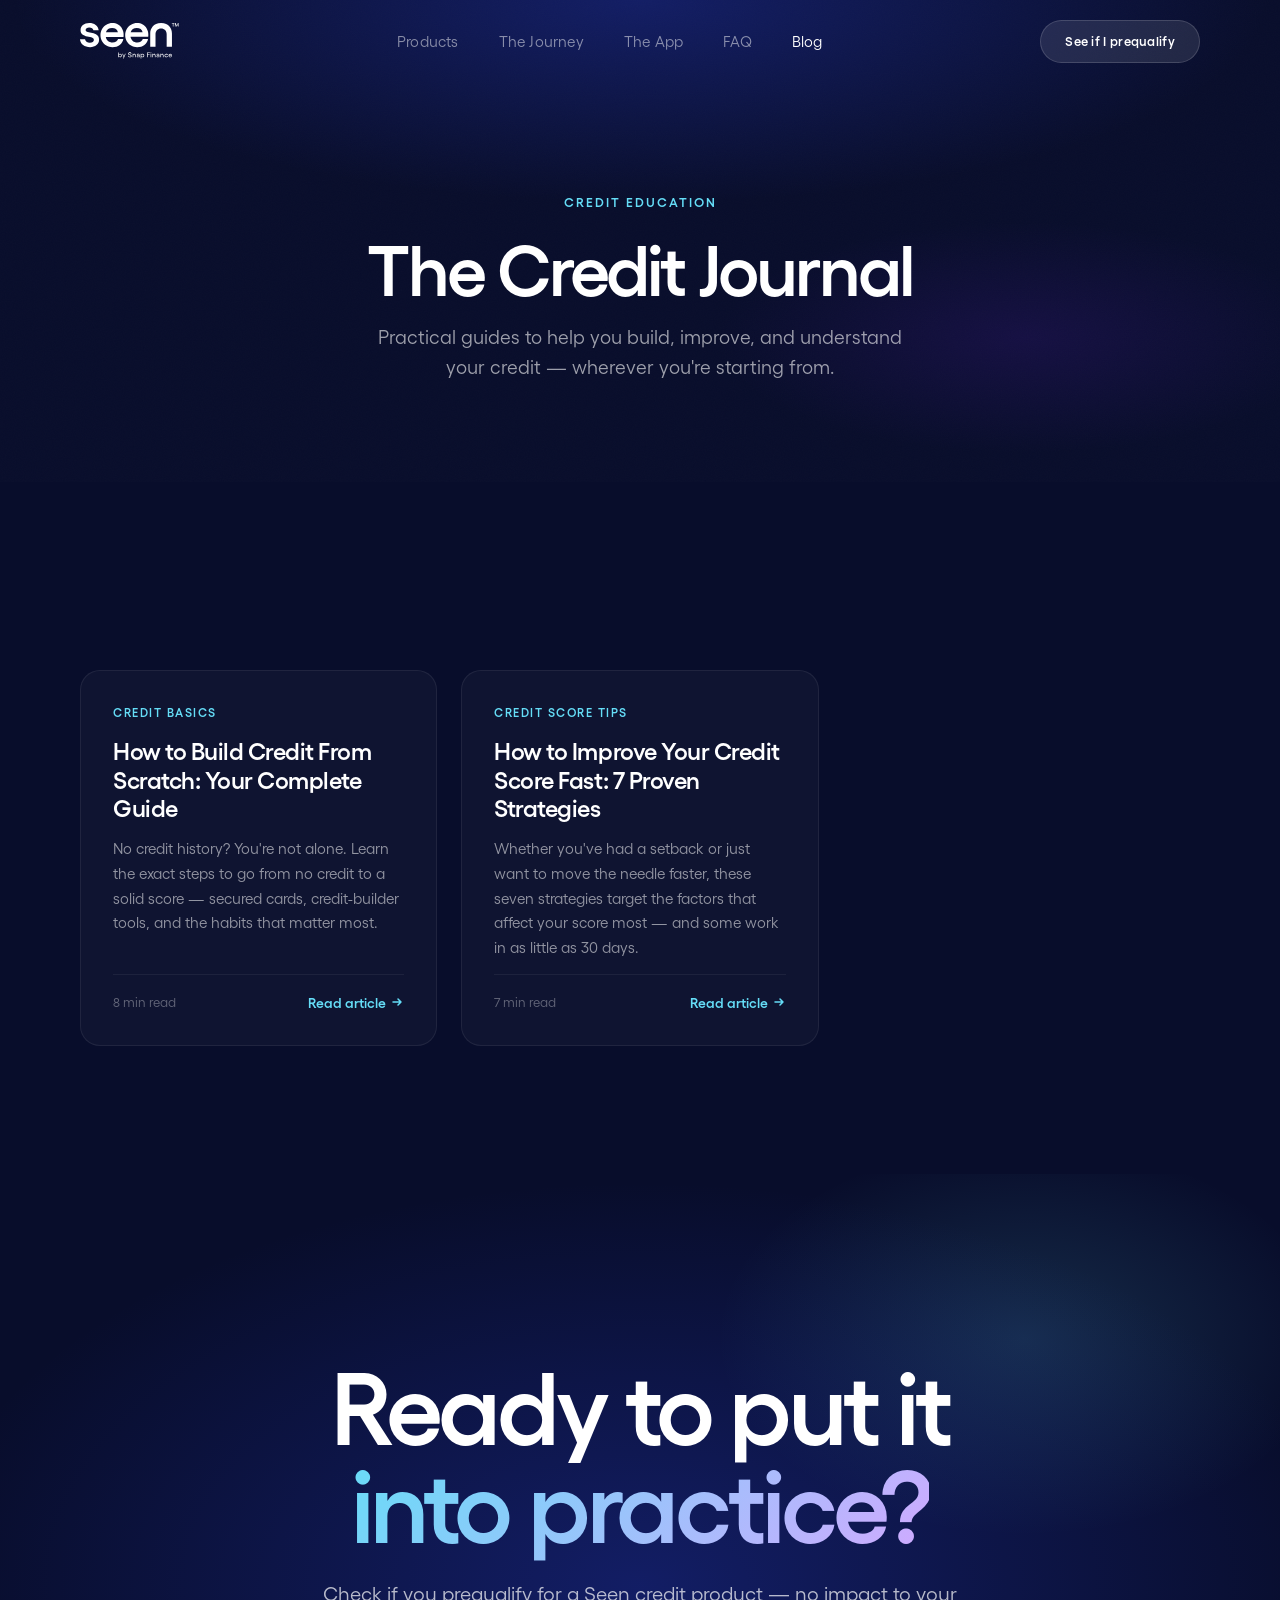
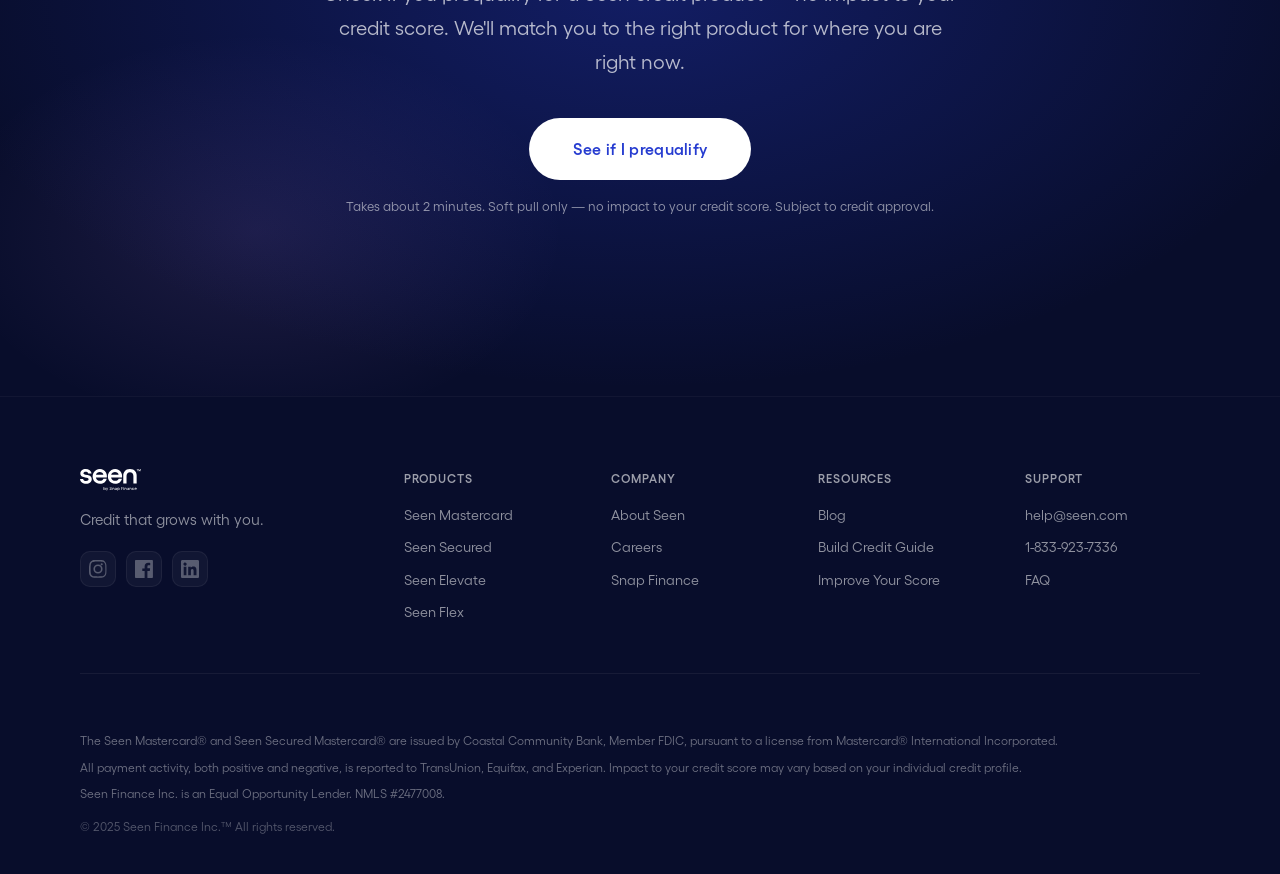
<file: v2/blog.html>
<!DOCTYPE html>
<html lang="en">
<head>
  <meta charset="UTF-8">
  <meta name="viewport" content="width=device-width, initial-scale=1.0">
  <title>Credit Education Blog | Seen Finance</title>
  <meta name="description" content="Learn how to build, rebuild, and improve your credit score. Expert guides on credit cards, credit scores, and building a stronger financial future from Seen Finance.">
  <meta name="robots" content="noindex, nofollow">
  <meta name="theme-color" content="#080d2b">
  <meta property="og:type" content="website">
  <meta property="og:title" content="Credit Education Blog | Seen Finance">
  <meta property="og:description" content="Learn how to build, rebuild, and improve your credit score. Expert guides from Seen Finance.">
  <meta property="og:image" content="assets/logo-webclip.webp">
  <meta name="twitter:card" content="summary_large_image">
  <meta name="twitter:title" content="Credit Education Blog | Seen Finance">
  <meta name="twitter:description" content="Learn how to build, rebuild, and improve your credit score. Expert guides from Seen Finance.">
  <link rel="icon" href="assets/logo-webclip.webp" type="image/webp">
  <link rel="stylesheet" href="style.css">
</head>
<body>
  <a href="#main" class="skip-link">Skip to content</a>

  <!-- Navigation -->
  <nav class="nav" aria-label="Main navigation">
    <div class="nav__inner container">
      <a href="index.html" class="nav__logo" aria-label="Seen Finance home">
        <img src="assets/logo.svg" alt="Seen" class="nav__logo-img">
      </a>
      <div class="nav__links" id="nav-menu">
        <a href="index.html#products" class="nav__link">Products</a>
        <a href="index.html#journey" class="nav__link">The Journey</a>
        <a href="index.html#app" class="nav__link">The App</a>
        <a href="index.html#faq" class="nav__link">FAQ</a>
        <a href="blog.html" class="nav__link" style="color: var(--white);">Blog</a>
      </div>
      <a href="https://app.seen.com/prequalify?utm_medium=organic" class="nav__cta btn btn--small">See if I prequalify</a>
      <button class="nav__burger" id="nav-burger" aria-label="Toggle menu" aria-expanded="false" aria-controls="nav-menu">
        <span></span><span></span><span></span>
      </button>
    </div>
  </nav>

  <main id="main">
    <!-- Page Header -->
    <section class="page-header">
      <div class="page-header__bg"></div>
      <div class="page-header__noise"></div>
      <div class="container">
        <div class="page-header__content">
          <p class="label" data-reveal="up">Credit Education</p>
          <h1 class="page-header__title" data-reveal="up" data-reveal-delay="100">The Credit Journal</h1>
          <p class="page-header__sub" data-reveal="up" data-reveal-delay="200">Practical guides to help you build, improve, and understand your credit — wherever you're starting from.</p>
        </div>
      </div>
    </section>

    <!-- Blog Articles -->
    <section class="blog-section">
      <div class="container">
        <div class="blog__grid">

          <a href="blog-build-credit-from-scratch.html" class="blog-card" data-reveal="up" data-reveal-delay="0">
            <div class="blog-card__tag">Credit Basics</div>
            <h2 class="blog-card__title">How to Build Credit From Scratch: Your Complete Guide</h2>
            <p class="blog-card__excerpt">No credit history? You're not alone. Learn the exact steps to go from no credit to a solid score — secured cards, credit-builder tools, and the habits that matter most.</p>
            <div class="blog-card__footer">
              <span class="blog-card__read-time">8 min read</span>
              <span class="blog-card__cta">Read article <svg width="14" height="14" viewBox="0 0 14 14" fill="none" aria-hidden="true"><path d="M3 7h8M8 4l3 3-3 3" stroke="currentColor" stroke-width="1.5" stroke-linecap="round" stroke-linejoin="round"/></svg></span>
            </div>
          </a>

          <a href="blog-improve-credit-score-fast.html" class="blog-card" data-reveal="up" data-reveal-delay="100">
            <div class="blog-card__tag">Credit Score Tips</div>
            <h2 class="blog-card__title">How to Improve Your Credit Score Fast: 7 Proven Strategies</h2>
            <p class="blog-card__excerpt">Whether you've had a setback or just want to move the needle faster, these seven strategies target the factors that affect your score most — and some work in as little as 30 days.</p>
            <div class="blog-card__footer">
              <span class="blog-card__read-time">7 min read</span>
              <span class="blog-card__cta">Read article <svg width="14" height="14" viewBox="0 0 14 14" fill="none" aria-hidden="true"><path d="M3 7h8M8 4l3 3-3 3" stroke="currentColor" stroke-width="1.5" stroke-linecap="round" stroke-linejoin="round"/></svg></span>
            </div>
          </a>

        </div>
      </div>
    </section>

    <!-- CTA -->
    <section class="cta" id="cta">
      <div class="cta__bg"></div>
      <div class="container">
        <div class="cta__content" data-reveal="up">
          <h2 class="cta__title">Ready to put it<br><span>into practice?</span></h2>
          <p class="cta__sub">Check if you prequalify for a Seen credit product — no impact to your credit score. We'll match you to the right product for where you are right now.</p>
          <a href="https://app.seen.com/prequalify?utm_medium=organic" class="btn btn--white btn--large">See if I prequalify</a>
          <p class="cta__note">Takes about 2 minutes. Soft pull only — no impact to your credit score. Subject to credit approval.</p>
        </div>
      </div>
    </section>
  </main>

  <!-- Footer -->
  <footer class="footer">
    <div class="container">
      <div class="footer__top">
        <div class="footer__brand">
          <a href="index.html" class="footer__logo">
            <img src="assets/logo.svg" alt="Seen" class="footer__logo-img">
          </a>
          <p class="footer__tagline">Credit that grows with you.</p>
          <div class="footer__social">
            <a href="https://www.instagram.com/seenfinance" aria-label="Instagram" class="footer__social-link">
              <svg width="18" height="18" viewBox="0 0 20 20" fill="currentColor" aria-hidden="true"><path d="M10 1.8c2.7 0 3 0 4 .1 1 0 1.5.2 1.9.4.5.2.8.4 1.1.7.3.3.5.7.7 1.1.2.4.3.9.4 1.9 0 1 .1 1.4.1 4s0 3-.1 4c0 1-.2 1.5-.4 1.9-.2.5-.4.8-.7 1.1-.3.3-.7.5-1.1.7-.4.2-.9.3-1.9.4-1 0-1.4.1-4 .1s-3 0-4-.1c-1 0-1.5-.2-1.9-.4-.5-.2-.8-.4-1.1-.7-.3-.3-.5-.7-.7-1.1-.2-.4-.3-.9-.4-1.9 0-1-.1-1.4-.1-4s0-3 .1-4c0-1 .2-1.5.4-1.9.2-.5.4-.8.7-1.1.3-.3.7-.5 1.1-.7.4-.2.9-.3 1.9-.4 1 0 1.4-.1 4-.1zm0-1.8C7.3 0 6.9 0 5.9.1c-1 0-1.7.2-2.3.5C3 .8 2.5 1.2 2 1.7S1 2.8.8 3.4c-.3.6-.4 1.3-.5 2.3C0 6.9 0 7.3 0 10s0 3.1.1 4.1c0 1 .2 1.7.5 2.3.2.6.6 1.1 1.1 1.6s1 .9 1.6 1.1c.6.3 1.3.4 2.3.5 1 0 1.4.1 4.1.1s3.1 0 4.1-.1c1 0 1.7-.2 2.3-.5.6-.2 1.1-.6 1.6-1.1s.9-1 1.1-1.6c.3-.6.4-1.3.5-2.3 0-1 .1-1.4.1-4.1s0-3.1-.1-4.1c0-1-.2-1.7-.5-2.3-.2-.6-.6-1.1-1.1-1.6S17 .8 16.4.6c-.6-.3-1.3-.4-2.3-.5C13.1 0 12.7 0 10 0zm0 4.9a5.1 5.1 0 100 10.2 5.1 5.1 0 000-10.2zm0 8.4a3.3 3.3 0 110-6.6 3.3 3.3 0 010 6.6zm5.3-8.6a1.2 1.2 0 11-2.4 0 1.2 1.2 0 012.4 0z"/></svg>
            </a>
            <a href="https://www.facebook.com/SeenFinance" aria-label="Facebook" class="footer__social-link">
              <svg width="18" height="18" viewBox="0 0 20 20" fill="currentColor" aria-hidden="true"><path d="M18.9 0H1.1C.5 0 0 .5 0 1.1v17.8c0 .6.5 1.1 1.1 1.1h9.6v-7.7H8.1V9.4h2.6V7.1c0-2.6 1.6-4 3.9-4 1.1 0 2 .1 2.3.1v2.7h-1.6c-1.2 0-1.5.6-1.5 1.4v1.9h3l-.4 2.9h-2.6V20h5c.6 0 1.1-.5 1.1-1.1V1.1c0-.6-.5-1.1-1-1.1z"/></svg>
            </a>
            <a href="https://www.linkedin.com/company/seenfinance/" aria-label="LinkedIn" class="footer__social-link">
              <svg width="18" height="18" viewBox="0 0 20 20" fill="currentColor" aria-hidden="true"><path d="M18.5 0h-17C.7 0 0 .7 0 1.5v17c0 .8.7 1.5 1.5 1.5h17c.8 0 1.5-.7 1.5-1.5v-17C20 .7 19.3 0 18.5 0zM6 17H3V7.5h3V17zM4.5 6.3c-1 0-1.8-.8-1.8-1.8s.8-1.7 1.8-1.7 1.8.8 1.8 1.8-.8 1.7-1.8 1.7zM17 17h-3v-4.6c0-1.1 0-2.5-1.5-2.5S11 11.2 11 12.3V17H8V7.5h2.9v1.3c.4-.8 1.4-1.5 2.8-1.5 3 0 3.5 2 3.5 4.5V17z"/></svg>
            </a>
          </div>
        </div>
        <div class="footer__columns">
          <div class="footer__col">
            <h4>Products</h4>
            <a href="index.html#products">Seen Mastercard</a>
            <a href="index.html#products">Seen Secured</a>
            <a href="index.html#products">Seen Elevate</a>
            <a href="index.html#products">Seen Flex</a>
          </div>
          <div class="footer__col">
            <h4>Company</h4>
            <a href="#">About Seen</a>
            <a href="#">Careers</a>
            <a href="https://snapfinance.com/">Snap Finance</a>
          </div>
          <div class="footer__col">
            <h4>Resources</h4>
            <a href="blog.html">Blog</a>
            <a href="blog-build-credit-from-scratch.html">Build Credit Guide</a>
            <a href="blog-improve-credit-score-fast.html">Improve Your Score</a>
          </div>
          <div class="footer__col">
            <h4>Support</h4>
            <a href="mailto:help@seen.com">help@seen.com</a>
            <a href="tel:18339237336">1-833-923-7336</a>
            <a href="index.html#faq">FAQ</a>
          </div>
        </div>
      </div>
      <div class="footer__bottom">
        <p>The Seen Mastercard&reg; and Seen Secured Mastercard&reg; are issued by Coastal Community Bank, Member FDIC, pursuant to a license from Mastercard&reg; International Incorporated.</p>
        <p>All payment activity, both positive and negative, is reported to TransUnion, Equifax, and Experian. Impact to your credit score may vary based on your individual credit profile.</p>
        <p>Seen Finance Inc. is an Equal Opportunity Lender. NMLS #2477008.</p>
        <p>&copy; 2025 Seen Finance Inc.&trade; All rights reserved.</p>
      </div>
    </div>
  </footer>

  <script src="main.js" type="module"></script>
</body>
</html>
</file>
<file: v1/style.css>
/* ============================================
   SEEN FINANCE — REDESIGNED HOMEPAGE
   ============================================ */

@font-face {
  font-family: 'Gellix';
  src: url('assets/fonts/Gellix-Regular.otf') format('opentype');
  font-weight: 400;
  font-style: normal;
  font-display: swap;
}
@font-face {
  font-family: 'Gellix';
  src: url('assets/fonts/Gellix-Medium.otf') format('opentype');
  font-weight: 500;
  font-style: normal;
  font-display: swap;
}
@font-face {
  font-family: 'Gellix';
  src: url('assets/fonts/Gellix-SemiBold.otf') format('opentype');
  font-weight: 600;
  font-style: normal;
  font-display: swap;
}

/* --- Reset & Base --- */
*, *::before, *::after { margin: 0; padding: 0; box-sizing: border-box; }

:root {
  --brand: #263CD0;
  --brand-dark: #16216B;
  --brand-deep: #080d2b;
  --brand-overlay: #1E30A6;
  --brand-pressed: #2032AF;
  --brand-light: #DDE1FF;
  --brand-0: #EDEFFF;
  --brand-0-2: #F6F7FF;

  --secondary-1: #601FC9;
  --secondary-2: #B786F0;
  --secondary-3: #D1A9FF;
  --secondary-4: #E1CAFF;
  --secondary-5: #F7F1FF;

  --accent-cyan: #65DDF7;
  --accent-periwinkle: #CDDBFF;

  --black: #000000;
  --grey-1: #1C1C1E;
  --grey-2: #444447;
  --grey-3: #73757B;
  --grey-4: #A0A1A8;
  --grey-5: #E7E7ED;
  --grey-6: #F1F1F4;
  --white: #FFFFFF;

  --success: #2ECC71;

  --section-pad: clamp(80px, 10vw, 140px);
  --container-max: 1200px;
  --container-pad: clamp(20px, 4vw, 40px);

  --font: 'Gellix', sans-serif;

  --ease-out: cubic-bezier(0.16, 1, 0.3, 1);
  --ease-spring: cubic-bezier(0.34, 1.56, 0.64, 1);
  --duration: 0.7s;
  --radius: 20px;
  --radius-sm: 12px;
}

html {
  scroll-behavior: smooth;
  -webkit-font-smoothing: antialiased;
  -moz-osx-font-smoothing: grayscale;
}

body {
  font-family: var(--font);
  font-size: 16px;
  line-height: 1.6;
  color: var(--grey-1);
  background: var(--white);
  overflow-x: hidden;
}

::selection { background: var(--brand); color: var(--white); }
img { max-width: 100%; display: block; }
a { text-decoration: none; color: inherit; }
ul { list-style: none; }

.skip-link {
  position: absolute;
  top: -100px;
  left: 16px;
  background: var(--brand);
  color: var(--white);
  padding: 8px 16px;
  border-radius: 8px;
  z-index: 1000;
  font-size: 14px;
}
.skip-link:focus { top: 16px; }

.container {
  max-width: var(--container-max);
  margin: 0 auto;
  padding: 0 var(--container-pad);
}

/* --- Shared Typography --- */
.label {
  font-size: 13px;
  font-weight: 600;
  letter-spacing: 2px;
  text-transform: uppercase;
  color: var(--brand);
  margin-bottom: 16px;
}
.label--light { color: var(--accent-cyan); }

/* --- Buttons --- */
.btn {
  display: inline-flex;
  align-items: center;
  justify-content: center;
  font-family: var(--font);
  font-size: 15px;
  font-weight: 600;
  padding: 14px 32px;
  border-radius: 100px;
  border: none;
  cursor: pointer;
  transition: all 0.35s var(--ease-out);
  white-space: nowrap;
  letter-spacing: 0.3px;
}
.btn--primary {
  background: var(--brand);
  color: var(--white);
}
.btn--primary:hover {
  background: var(--brand-pressed);
  transform: translateY(-2px);
  box-shadow: 0 8px 30px rgba(38, 60, 208, 0.4);
}
.btn--ghost {
  background: rgba(255,255,255,0.08);
  color: var(--white);
  border: 1.5px solid rgba(255,255,255,0.2);
  backdrop-filter: blur(10px);
}
.btn--ghost:hover {
  border-color: rgba(255,255,255,0.5);
  background: rgba(255,255,255,0.12);
}
.btn--outline {
  background: transparent;
  color: var(--brand);
  border: 1.5px solid var(--brand);
}
.btn--outline:hover {
  background: var(--brand);
  color: var(--white);
  transform: translateY(-2px);
  box-shadow: 0 8px 30px rgba(38, 60, 208, 0.25);
}
.btn--white {
  background: var(--white);
  color: var(--brand);
}
.btn--white:hover {
  transform: translateY(-2px);
  box-shadow: 0 12px 40px rgba(255,255,255,0.3);
}
.btn--large { padding: 18px 44px; font-size: 16px; }
.btn--small { padding: 10px 24px; font-size: 13px; }

/* --- Scroll Reveal --- */
[data-reveal] {
  opacity: 0;
  transition: opacity var(--duration) var(--ease-out), transform var(--duration) var(--ease-out);
}
[data-reveal="up"] { transform: translateY(50px); }
[data-reveal="left"] { transform: translateX(-50px); }
[data-reveal="right"] { transform: translateX(50px); }
[data-reveal="fade"] { transform: none; }
[data-reveal].revealed {
  opacity: 1;
  transform: translate(0);
}

/* ============================================
   NAVIGATION
   ============================================ */
.nav {
  position: fixed;
  top: 0;
  left: 0;
  right: 0;
  z-index: 100;
  padding: 20px 0;
  transition: all 0.4s var(--ease-out);
}
.nav.scrolled {
  background: rgba(8, 13, 43, 0.9);
  backdrop-filter: blur(24px);
  -webkit-backdrop-filter: blur(24px);
  padding: 12px 0;
  border-bottom: 1px solid rgba(255,255,255,0.05);
}
.nav__inner {
  display: flex;
  align-items: center;
  justify-content: space-between;
}
.nav__logo { display: flex; align-items: center; }
.nav__logo-img {
  height: 24px;
  width: auto;
  color: var(--white);
  filter: brightness(0) invert(1);
}
.nav__links {
  display: flex;
  gap: 40px;
}
.nav__link {
  font-size: 14px;
  font-weight: 400;
  color: rgba(255,255,255,0.6);
  transition: color 0.3s;
  letter-spacing: 0.2px;
}
.nav__link:hover { color: var(--white); }
.nav__cta {
  background: var(--brand);
  color: var(--white);
}
.nav__cta:hover { background: var(--brand-pressed); }
.nav__burger {
  display: none;
  flex-direction: column;
  gap: 5px;
  background: none;
  border: none;
  cursor: pointer;
  padding: 4px;
}
.nav__burger span {
  width: 24px;
  height: 2px;
  background: var(--white);
  border-radius: 2px;
  transition: all 0.3s var(--ease-out);
}
.nav__burger.active span:nth-child(1) { transform: rotate(45deg) translate(5px, 5px); }
.nav__burger.active span:nth-child(2) { opacity: 0; }
.nav__burger.active span:nth-child(3) { transform: rotate(-45deg) translate(5px, -5px); }

/* ============================================
   HERO
   ============================================ */
.hero {
  position: relative;
  min-height: 100vh;
  display: flex;
  align-items: center;
  background: var(--brand-deep);
  overflow: hidden;
  padding: 120px 0 80px;
}
.hero__bg {
  position: absolute;
  inset: 0;
}
.hero__gradient {
  position: absolute;
  inset: 0;
  background:
    radial-gradient(ellipse 60% 50% at 20% 50%, rgba(38, 60, 208, 0.3) 0%, transparent 70%),
    radial-gradient(ellipse 40% 60% at 80% 30%, rgba(96, 31, 201, 0.15) 0%, transparent 70%),
    radial-gradient(ellipse 50% 40% at 60% 80%, rgba(101, 221, 247, 0.08) 0%, transparent 70%);
}
.hero__noise {
  position: absolute;
  inset: 0;
  opacity: 0.03;
  background-image: url("data:image/svg+xml,%3Csvg viewBox='0 0 256 256' xmlns='http://www.w3.org/2000/svg'%3E%3Cfilter id='noise'%3E%3CfeTurbulence type='fractalNoise' baseFrequency='0.9' numOctaves='4' stitchTiles='stitch'/%3E%3C/filter%3E%3Crect width='100%25' height='100%25' filter='url(%23noise)'/%3E%3C/svg%3E");
  background-repeat: repeat;
  background-size: 256px;
}

.hero__content {
  position: relative;
  z-index: 2;
  display: grid;
  grid-template-columns: 1fr 1fr;
  gap: 60px;
  align-items: center;
}
.hero__badge {
  display: inline-flex;
  align-items: center;
  gap: 8px;
  font-size: 13px;
  font-weight: 500;
  color: rgba(255,255,255,0.7);
  background: rgba(255,255,255,0.06);
  border: 1px solid rgba(255,255,255,0.08);
  border-radius: 100px;
  padding: 8px 18px;
  margin-bottom: 32px;
  backdrop-filter: blur(10px);
}
.hero__badge-dot {
  width: 6px;
  height: 6px;
  border-radius: 50%;
  background: var(--success);
  animation: pulse 2s ease-in-out infinite;
}
@keyframes pulse {
  0%, 100% { opacity: 1; box-shadow: 0 0 0 0 rgba(46, 204, 113, 0.4); }
  50% { opacity: 0.7; box-shadow: 0 0 0 6px rgba(46, 204, 113, 0); }
}

.hero__title {
  font-size: clamp(44px, 7vw, 80px);
  font-weight: 700;
  line-height: 0.95;
  color: var(--white);
  letter-spacing: -0.03em;
  margin-bottom: 24px;
}
.hero__accent {
  background: linear-gradient(135deg, var(--accent-cyan), var(--secondary-3), var(--brand-light));
  -webkit-background-clip: text;
  -webkit-text-fill-color: transparent;
  background-clip: text;
}
.hero__sub {
  font-size: clamp(16px, 1.8vw, 19px);
  color: rgba(255,255,255,0.55);
  max-width: 480px;
  line-height: 1.7;
  margin-bottom: 36px;
  font-weight: 300;
}
.hero__actions {
  display: flex;
  gap: 16px;
  flex-wrap: wrap;
  margin-bottom: 40px;
}
.hero__proof {
  display: flex;
  gap: 24px;
  flex-wrap: wrap;
}
.hero__proof-item {
  display: flex;
  align-items: center;
  gap: 8px;
  font-size: 13px;
  font-weight: 400;
  color: rgba(255,255,255,0.45);
}
.hero__proof-item svg { color: var(--accent-cyan); flex-shrink: 0; }

.hero__visual {
  display: flex;
  justify-content: center;
  align-items: center;
}
.hero__card-wrapper {
  position: relative;
  width: 380px;
  animation: heroFloat 6s ease-in-out infinite;
}
@keyframes heroFloat {
  0%, 100% { transform: translateY(0) rotate(0deg); }
  50% { transform: translateY(-16px) rotate(1deg); }
}
.hero__card-img {
  width: 100%;
  height: auto;
  filter: drop-shadow(0 40px 80px rgba(0, 0, 0, 0.5));
}
.hero__card-glow {
  position: absolute;
  width: 120%;
  height: 120%;
  top: -10%;
  left: -10%;
  border-radius: 50%;
  background: radial-gradient(circle, rgba(38, 60, 208, 0.25) 0%, transparent 60%);
  filter: blur(40px);
  z-index: -1;
}

/* ============================================
   PROOF BAR
   ============================================ */
.proof-bar {
  background: var(--white);
  padding: 0;
  position: relative;
  z-index: 3;
}
.proof-bar__inner {
  display: flex;
  align-items: center;
  justify-content: space-between;
  padding: 48px 0;
  border-bottom: 1px solid var(--grey-5);
}
.proof-bar__item { text-align: center; flex: 1; }
.proof-bar__number {
  display: block;
  font-size: clamp(32px, 4vw, 48px);
  font-weight: 700;
  color: var(--brand-deep);
  letter-spacing: -0.02em;
  line-height: 1;
  margin-bottom: 8px;
}
.proof-bar__label {
  font-size: 14px;
  color: var(--grey-3);
  font-weight: 400;
}
.proof-bar__divider {
  width: 1px;
  height: 48px;
  background: var(--grey-5);
  flex-shrink: 0;
}

/* ============================================
   WHY SEEN
   ============================================ */
.why {
  padding: var(--section-pad) 0;
  background: var(--white);
}
.why__header {
  max-width: 600px;
  margin-bottom: 64px;
}
.why__title {
  font-size: clamp(30px, 4.5vw, 48px);
  font-weight: 700;
  line-height: 1.08;
  color: var(--brand-deep);
  letter-spacing: -0.02em;
  margin-bottom: 16px;
}
.why__sub {
  font-size: 18px;
  color: var(--grey-3);
  line-height: 1.6;
  font-weight: 300;
}
.why__grid {
  display: grid;
  grid-template-columns: repeat(4, 1fr);
  gap: 24px;
}
.why__card {
  padding: 36px 28px;
  border-radius: var(--radius);
  background: var(--grey-6);
  border: 1px solid transparent;
  transition: all 0.4s var(--ease-out);
}
.why__card:hover {
  background: var(--white);
  border-color: var(--grey-5);
  transform: translateY(-6px);
  box-shadow: 0 20px 60px rgba(0, 0, 0, 0.06);
}
.why__card-icon {
  width: 48px;
  height: 48px;
  border-radius: var(--radius-sm);
  display: flex;
  align-items: center;
  justify-content: center;
  margin-bottom: 24px;
}
.why__card-icon--1 { background: var(--brand-0); color: var(--brand); }
.why__card-icon--2 { background: var(--secondary-5); color: var(--secondary-1); }
.why__card-icon--3 { background: #e8f9fd; color: #0a8fb3; }
.why__card-icon--4 { background: linear-gradient(135deg, var(--brand-0), var(--secondary-5)); color: var(--brand); }

.why__card h3 {
  font-size: 18px;
  font-weight: 600;
  color: var(--brand-deep);
  margin-bottom: 10px;
}
.why__card p {
  font-size: 15px;
  color: var(--grey-3);
  line-height: 1.6;
  font-weight: 300;
}

/* ============================================
   PRODUCTS
   ============================================ */
.products {
  padding: var(--section-pad) 0;
  background: var(--brand-0-2);
}
.products__header {
  margin-bottom: 48px;
}
.products__title {
  font-size: clamp(30px, 4.5vw, 48px);
  font-weight: 700;
  color: var(--brand-deep);
  letter-spacing: -0.02em;
}

/* Featured Product */
.product-feature {
  display: grid;
  grid-template-columns: 1fr 1fr;
  gap: 64px;
  align-items: center;
  background: var(--white);
  border-radius: 28px;
  padding: 56px;
  border: 1px solid var(--grey-5);
  margin-bottom: 32px;
  overflow: hidden;
  position: relative;
}
.product-feature::before {
  content: '';
  position: absolute;
  top: 0;
  left: 0;
  right: 0;
  height: 4px;
  background: linear-gradient(90deg, var(--brand), var(--accent-cyan));
}
.product-feature__tag {
  display: inline-block;
  font-size: 12px;
  font-weight: 600;
  letter-spacing: 1px;
  text-transform: uppercase;
  color: var(--white);
  background: var(--brand);
  padding: 6px 14px;
  border-radius: 100px;
  margin-bottom: 20px;
}
.product-feature__name {
  font-size: clamp(28px, 3.5vw, 40px);
  font-weight: 700;
  color: var(--brand-deep);
  letter-spacing: -0.02em;
  margin-bottom: 4px;
}
.product-feature__type {
  font-size: 15px;
  color: var(--grey-4);
  font-weight: 500;
  margin-bottom: 20px;
}
.product-feature__desc {
  font-size: 17px;
  color: var(--grey-2);
  line-height: 1.7;
  margin-bottom: 24px;
  font-weight: 300;
}
.product-feature__pills {
  display: flex;
  flex-wrap: wrap;
  gap: 8px;
  margin-bottom: 32px;
}
.pill {
  display: inline-block;
  font-size: 13px;
  font-weight: 500;
  padding: 8px 16px;
  border-radius: 100px;
  background: var(--brand-0);
  color: var(--brand-dark);
  border: 1px solid var(--brand-light);
}
.product-feature__cta {
  display: flex;
  align-items: center;
  gap: 24px;
}
.product-feature__price {
  font-size: 28px;
  font-weight: 700;
  color: var(--brand-deep);
}
.product-feature__price small {
  font-size: 15px;
  font-weight: 400;
  color: var(--grey-4);
}
.product-feature__visual {
  display: flex;
  justify-content: center;
  align-items: center;
  padding: 20px;
}
.product-feature__card-img {
  max-width: 320px;
  width: 100%;
  filter: drop-shadow(0 20px 60px rgba(0, 0, 0, 0.15));
  transition: transform 0.6s var(--ease-out);
}
.product-feature:hover .product-feature__card-img {
  transform: scale(1.03) rotate(-1deg);
}

/* Product Cards Grid */
.products__grid {
  display: grid;
  grid-template-columns: repeat(3, 1fr);
  gap: 20px;
}
.product-card {
  position: relative;
  background: var(--white);
  border-radius: 24px;
  padding: 36px 28px 28px;
  border: 1px solid var(--grey-5);
  transition: all 0.4s var(--ease-out);
  display: flex;
  flex-direction: column;
}
.product-card:hover {
  transform: translateY(-6px);
  box-shadow: 0 24px 60px rgba(0, 0, 0, 0.08);
  border-color: transparent;
}
.product-card__badge {
  position: absolute;
  top: 20px;
  right: 20px;
  font-size: 11px;
  font-weight: 600;
  letter-spacing: 0.5px;
  padding: 5px 12px;
  border-radius: 100px;
  background: var(--secondary-5);
  color: var(--secondary-1);
}
.product-card__top { margin-bottom: 16px; }
.product-card__name {
  font-size: 22px;
  font-weight: 700;
  color: var(--brand-deep);
  margin-bottom: 2px;
}
.product-card__type {
  font-size: 13px;
  color: var(--grey-4);
  font-weight: 500;
}
.product-card__desc {
  font-size: 15px;
  color: var(--grey-3);
  line-height: 1.6;
  margin-bottom: 20px;
  font-weight: 300;
}
.product-card__list {
  margin-bottom: 28px;
  display: flex;
  flex-direction: column;
  gap: 10px;
  flex: 1;
}
.product-card__list li {
  font-size: 14px;
  color: var(--grey-2);
  padding-left: 22px;
  position: relative;
  line-height: 1.5;
  font-weight: 400;
}
.product-card__list li::before {
  content: '';
  position: absolute;
  left: 0;
  top: 6px;
  width: 10px;
  height: 10px;
  border-radius: 50%;
  border: 1.5px solid var(--brand);
}
.product-card--accent .product-card__list li::before { border-color: var(--secondary-2); }

.product-card__footer {
  display: flex;
  align-items: center;
  justify-content: space-between;
  padding-top: 20px;
  border-top: 1px solid var(--grey-5);
  margin-top: auto;
}
.product-card__price {
  font-size: 24px;
  font-weight: 700;
  color: var(--brand-deep);
}
.product-card__price small {
  font-size: 14px;
  font-weight: 400;
  color: var(--grey-4);
}

/* ============================================
   JOURNEY
   ============================================ */
.journey {
  position: relative;
  padding: var(--section-pad) 0;
  background: var(--brand-deep);
  overflow: hidden;
}
.journey__bg {
  position: absolute;
  inset: 0;
  background:
    radial-gradient(ellipse 50% 40% at 15% 30%, rgba(38, 60, 208, 0.2) 0%, transparent 70%),
    radial-gradient(ellipse 40% 50% at 85% 70%, rgba(183, 134, 240, 0.1) 0%, transparent 70%);
}
.journey__header {
  text-align: center;
  margin-bottom: 72px;
  position: relative;
  z-index: 2;
}
.journey__title {
  font-size: clamp(32px, 5vw, 52px);
  font-weight: 700;
  line-height: 1.08;
  color: var(--white);
  letter-spacing: -0.02em;
}

.timeline {
  position: relative;
  max-width: 680px;
  margin: 0 auto;
  z-index: 2;
  padding-left: 48px;
}
.timeline__line {
  position: absolute;
  left: 19px;
  top: 0;
  bottom: 0;
  width: 2px;
  background: linear-gradient(180deg, var(--accent-cyan), var(--brand), var(--secondary-3));
  transform-origin: top;
  transform: scaleY(0);
  transition: transform 2s var(--ease-out);
}
.timeline__line.active { transform: scaleY(1); }

.timeline__step {
  position: relative;
  padding-bottom: 48px;
}
.timeline__step:last-child { padding-bottom: 0; }
.timeline__marker {
  position: absolute;
  left: -48px;
  top: 0;
  width: 40px;
  height: 40px;
  border-radius: 50%;
  background: var(--brand);
  display: flex;
  align-items: center;
  justify-content: center;
  font-size: 14px;
  font-weight: 700;
  color: var(--white);
  box-shadow: 0 0 24px rgba(38, 60, 208, 0.5);
  z-index: 2;
}
.timeline__tag {
  display: inline-block;
  font-size: 11px;
  font-weight: 600;
  letter-spacing: 1px;
  text-transform: uppercase;
  color: var(--accent-cyan);
  margin-bottom: 8px;
}
.timeline__content h3 {
  font-size: 22px;
  font-weight: 600;
  color: var(--white);
  margin-bottom: 8px;
}
.timeline__content p {
  font-size: 15px;
  color: rgba(255,255,255,0.5);
  line-height: 1.65;
  font-weight: 300;
}

/* ============================================
   APP
   ============================================ */
.app {
  padding: var(--section-pad) 0;
  background: var(--white);
  overflow: hidden;
}
.app__layout {
  display: grid;
  grid-template-columns: 1fr 1fr;
  gap: 80px;
  align-items: center;
}
.app__title {
  font-size: clamp(30px, 4.5vw, 48px);
  font-weight: 700;
  line-height: 1.08;
  color: var(--brand-deep);
  letter-spacing: -0.02em;
  margin-bottom: 20px;
}
.app__sub {
  font-size: 17px;
  color: var(--grey-3);
  line-height: 1.7;
  margin-bottom: 32px;
  font-weight: 300;
}
.app__features {
  display: flex;
  flex-direction: column;
  gap: 14px;
  margin-bottom: 36px;
}
.app__features li {
  display: flex;
  align-items: center;
  gap: 12px;
  font-size: 15px;
  color: var(--grey-2);
  font-weight: 400;
}
.app__features li::before {
  content: '';
  width: 8px;
  height: 8px;
  border-radius: 50%;
  background: var(--brand);
  flex-shrink: 0;
}

.app__badges {
  display: flex;
  gap: 12px;
}
.app__store-badge {
  display: block;
  transition: transform 0.3s var(--ease-out);
}
.app__store-badge:hover { transform: translateY(-2px); }
.app__store-img {
  height: 44px;
  width: auto;
}

/* Phone Stack */
.app__visual {
  display: flex;
  justify-content: center;
  position: relative;
}
.app__phones {
  position: relative;
  width: 500px;
  height: 500px;
}
.app__phone {
  position: absolute;
  border-radius: 28px;
  overflow: hidden;
  box-shadow: 0 32px 80px rgba(0, 0, 0, 0.12);
}
.app__phone--back {
  width: 240px;
  top: 40px;
  left: 0;
  transform: rotate(-6deg);
  z-index: 1;
}
.app__phone--front {
  width: 280px;
  top: 0;
  right: 20px;
  transform: rotate(3deg);
  z-index: 2;
}
.app__phone-img {
  width: 100%;
  height: auto;
}

/* ============================================
   TRUST
   ============================================ */
.trust {
  padding: var(--section-pad) 0;
  background: var(--grey-6);
}
.trust__header {
  text-align: center;
  margin-bottom: 56px;
}
.trust__title {
  font-size: clamp(28px, 4vw, 44px);
  font-weight: 700;
  color: var(--brand-deep);
  letter-spacing: -0.02em;
}
.trust__grid {
  display: grid;
  grid-template-columns: repeat(4, 1fr);
  gap: 20px;
}
.trust__card {
  padding: 32px 24px;
  border-radius: var(--radius);
  background: var(--white);
  border: 1px solid var(--grey-5);
  transition: all 0.3s var(--ease-out);
}
.trust__card:hover {
  transform: translateY(-4px);
  box-shadow: 0 12px 40px rgba(0, 0, 0, 0.05);
  border-color: transparent;
}
.trust__icon {
  width: 48px;
  height: 48px;
  border-radius: var(--radius-sm);
  background: var(--brand-0);
  display: flex;
  align-items: center;
  justify-content: center;
  color: var(--brand);
  margin-bottom: 20px;
}
.trust__card h3 {
  font-size: 17px;
  font-weight: 600;
  color: var(--brand-deep);
  margin-bottom: 8px;
}
.trust__card p {
  font-size: 14px;
  color: var(--grey-3);
  line-height: 1.6;
  font-weight: 300;
}

/* ============================================
   EDUCATION
   ============================================ */
.education {
  padding: var(--section-pad) 0;
  background: var(--white);
}
.education__card {
  display: grid;
  grid-template-columns: 1fr 1fr;
  gap: 64px;
  align-items: center;
  background: var(--brand-deep);
  border-radius: 28px;
  padding: 64px;
  overflow: hidden;
  position: relative;
}
.education__card::before {
  content: '';
  position: absolute;
  width: 400px;
  height: 400px;
  border-radius: 50%;
  background: radial-gradient(circle, rgba(38, 60, 208, 0.3) 0%, transparent 70%);
  top: -50%;
  right: -10%;
  filter: blur(40px);
}
.education__title {
  font-size: clamp(26px, 3.5vw, 38px);
  font-weight: 700;
  color: var(--white);
  letter-spacing: -0.02em;
  line-height: 1.1;
  margin-bottom: 16px;
}
.education__text {
  font-size: 16px;
  color: rgba(255,255,255,0.55);
  line-height: 1.7;
  font-weight: 300;
}
.education__stat {
  text-align: center;
  position: relative;
  z-index: 2;
}
.education__stat-number {
  display: block;
  font-size: clamp(48px, 6vw, 72px);
  font-weight: 800;
  color: var(--accent-cyan);
  letter-spacing: -0.03em;
  line-height: 1;
  margin-bottom: 12px;
}
.education__stat-label {
  font-size: 15px;
  color: rgba(255,255,255,0.5);
  max-width: 280px;
  margin: 0 auto;
  line-height: 1.5;
  font-weight: 300;
}

/* ============================================
   FAQ
   ============================================ */
.faq {
  padding: var(--section-pad) 0;
  background: var(--brand-0-2);
}
.faq__header {
  margin-bottom: 48px;
}
.faq__title {
  font-size: clamp(30px, 4.5vw, 48px);
  font-weight: 700;
  color: var(--brand-deep);
  letter-spacing: -0.02em;
}
.faq__list {
  max-width: 760px;
}
.faq-item {
  border-bottom: 1px solid var(--grey-5);
}
.faq-item:first-child { border-top: 1px solid var(--grey-5); }
.faq-item__trigger {
  width: 100%;
  display: flex;
  align-items: center;
  justify-content: space-between;
  gap: 16px;
  padding: 24px 0;
  background: none;
  border: none;
  cursor: pointer;
  text-align: left;
  font-family: var(--font);
  font-size: 17px;
  font-weight: 500;
  color: var(--brand-deep);
  transition: color 0.3s;
}
.faq-item__trigger:hover { color: var(--brand); }
.faq-item__icon {
  flex-shrink: 0;
  transition: transform 0.3s var(--ease-out);
  color: var(--grey-4);
}
.faq-item.open .faq-item__icon {
  transform: rotate(180deg);
  color: var(--brand);
}
.faq-item__answer {
  max-height: 0;
  overflow: hidden;
  transition: max-height 0.4s var(--ease-out), padding 0.4s var(--ease-out);
  padding: 0;
}
.faq-item.open .faq-item__answer {
  max-height: 300px;
  padding-bottom: 24px;
}
.faq-item__answer p {
  font-size: 15px;
  color: var(--grey-3);
  line-height: 1.7;
  font-weight: 300;
}
.faq-item__answer strong { color: var(--grey-1); font-weight: 600; }

/* ============================================
   FINAL CTA
   ============================================ */
.cta {
  position: relative;
  padding: var(--section-pad) 0;
  background: var(--brand);
  overflow: hidden;
}
.cta__bg {
  position: absolute;
  inset: 0;
  background:
    radial-gradient(ellipse 60% 60% at 80% 0%, rgba(255,255,255,0.08) 0%, transparent 70%),
    radial-gradient(ellipse 50% 60% at 10% 100%, rgba(183, 134, 240, 0.15) 0%, transparent 70%);
}
.cta__content {
  position: relative;
  z-index: 2;
  text-align: center;
  max-width: 600px;
  margin: 0 auto;
}
.cta__title {
  font-size: clamp(40px, 7vw, 72px);
  font-weight: 700;
  color: var(--white);
  line-height: 1;
  letter-spacing: -0.03em;
  margin-bottom: 24px;
}
.cta__title span {
  background: linear-gradient(135deg, var(--accent-cyan), var(--secondary-3));
  -webkit-background-clip: text;
  -webkit-text-fill-color: transparent;
  background-clip: text;
}
.cta__sub {
  font-size: 18px;
  color: rgba(255,255,255,0.65);
  line-height: 1.7;
  margin-bottom: 36px;
  font-weight: 300;
}
.cta__note {
  margin-top: 16px;
  font-size: 13px;
  color: rgba(255,255,255,0.35);
}

/* ============================================
   FOOTER
   ============================================ */
.footer {
  background: var(--brand-deep);
  padding: 72px 0 32px;
  color: rgba(255,255,255,0.5);
}
.footer__top {
  display: grid;
  grid-template-columns: 260px 1fr;
  gap: 64px;
  margin-bottom: 56px;
  padding-bottom: 40px;
  border-bottom: 1px solid rgba(255,255,255,0.06);
}
.footer__logo { display: block; margin-bottom: 16px; }
.footer__logo-img {
  height: 22px;
  width: auto;
  filter: brightness(0) invert(1);
}
.footer__tagline {
  font-size: 15px;
  margin-bottom: 20px;
  font-weight: 300;
}
.footer__social { display: flex; gap: 10px; }
.footer__social-link {
  width: 36px;
  height: 36px;
  border-radius: 10px;
  background: rgba(255,255,255,0.06);
  display: flex;
  align-items: center;
  justify-content: center;
  color: rgba(255,255,255,0.4);
  transition: all 0.3s;
}
.footer__social-link:hover {
  background: var(--brand);
  color: var(--white);
}
.footer__columns {
  display: grid;
  grid-template-columns: repeat(4, 1fr);
  gap: 32px;
}
.footer__col h4 {
  font-size: 12px;
  font-weight: 600;
  color: rgba(255,255,255,0.7);
  letter-spacing: 1px;
  text-transform: uppercase;
  margin-bottom: 16px;
}
.footer__col a {
  display: block;
  font-size: 14px;
  color: rgba(255,255,255,0.4);
  margin-bottom: 10px;
  transition: color 0.3s;
  font-weight: 300;
}
.footer__col a:hover { color: var(--white); }
.footer__bottom {
  font-size: 12px;
  line-height: 1.7;
  color: rgba(255,255,255,0.25);
  font-weight: 300;
}
.footer__bottom p { margin-bottom: 6px; }
.footer__bottom p:last-child { margin-top: 12px; color: rgba(255,255,255,0.35); }

/* ============================================
   RESPONSIVE
   ============================================ */
@media (max-width: 1024px) {
  .hero__content { gap: 40px; }
  .hero__card-wrapper { width: 300px; }
  .why__grid { grid-template-columns: repeat(2, 1fr); }
  .product-feature { padding: 40px; gap: 40px; }
  .products__grid { grid-template-columns: repeat(3, 1fr); }
  .trust__grid { grid-template-columns: repeat(2, 1fr); }
  .education__card { padding: 48px; gap: 40px; }
  .footer__top { grid-template-columns: 1fr; gap: 40px; }
}

@media (max-width: 768px) {
  .nav__links { display: none; }
  .nav__links.open {
    display: flex;
    flex-direction: column;
    position: absolute;
    top: 100%;
    left: 0;
    right: 0;
    background: rgba(8, 13, 43, 0.97);
    backdrop-filter: blur(24px);
    padding: 24px var(--container-pad);
    gap: 20px;
    border-bottom: 1px solid rgba(255,255,255,0.05);
  }
  .nav__cta { display: none; }
  .nav__burger { display: flex; }

  .hero { padding: 100px 0 60px; min-height: auto; }
  .hero__content { grid-template-columns: 1fr; text-align: center; }
  .hero__badge { margin: 0 auto 32px; }
  .hero__sub { margin: 0 auto 36px; }
  .hero__actions { justify-content: center; }
  .hero__proof { justify-content: center; }
  .hero__card-wrapper { width: 260px; margin: 0 auto; }
  .hero__visual { order: -1; margin-bottom: 20px; }

  .proof-bar__inner { flex-wrap: wrap; gap: 24px; padding: 32px 0; }
  .proof-bar__item { flex: 1 1 40%; min-width: 140px; }
  .proof-bar__divider { display: none; }

  .why__grid { grid-template-columns: 1fr; }
  .product-feature { grid-template-columns: 1fr; }
  .product-feature__visual { order: -1; }
  .product-feature__card-img { max-width: 200px; margin: 0 auto; }
  .products__grid { grid-template-columns: 1fr; max-width: 420px; margin: 0 auto; }

  .timeline { padding-left: 40px; }
  .timeline__line { left: 11px; }
  .timeline__marker { left: -40px; width: 32px; height: 32px; font-size: 12px; }

  .app__layout { grid-template-columns: 1fr; gap: 48px; }
  .app__visual { order: -1; }
  .app__phones { width: 320px; height: 360px; }
  .app__phone--back { width: 180px; }
  .app__phone--front { width: 220px; }

  .trust__grid { grid-template-columns: 1fr; }
  .education__card { grid-template-columns: 1fr; padding: 40px 28px; gap: 32px; text-align: center; }
  .education__stat-label { margin: 0 auto; }

  .footer__columns { grid-template-columns: repeat(2, 1fr); }
}

@media (max-width: 480px) {
  .hero__title { font-size: 40px; }
  .hero__proof { flex-direction: column; align-items: center; gap: 12px; }
  .proof-bar__item { flex: 1 1 100%; }
  .footer__columns { grid-template-columns: 1fr; }
  .product-feature { padding: 28px; }
}

/* --- Focus Styles --- */
*:focus-visible {
  outline: 2px solid var(--brand);
  outline-offset: 3px;
  border-radius: 4px;
}
.btn:focus-visible { outline-offset: 4px; }
</file>
<file: v2/style.css>
/* ============================================
   SEEN FINANCE — V2 REDESIGN
   Bold, immersive, zero grey cards
   ============================================ */

@font-face {
  font-family: 'Gellix';
  src: url('assets/fonts/Gellix-Regular.otf') format('opentype');
  font-weight: 400;
  font-style: normal;
  font-display: swap;
}
@font-face {
  font-family: 'Gellix';
  src: url('assets/fonts/Gellix-Medium.otf') format('opentype');
  font-weight: 500;
  font-style: normal;
  font-display: swap;
}
@font-face {
  font-family: 'Gellix';
  src: url('assets/fonts/Gellix-SemiBold.otf') format('opentype');
  font-weight: 600;
  font-style: normal;
  font-display: swap;
}

*, *::before, *::after { margin: 0; padding: 0; box-sizing: border-box; }

:root {
  --brand: #263CD0;
  --brand-dark: #16216B;
  --brand-deep: #080d2b;
  --brand-overlay: #1E30A6;
  --brand-pressed: #2032AF;
  --brand-light: #DDE1FF;
  --brand-0: #EDEFFF;
  --brand-0-2: #F6F7FF;

  --secondary-1: #601FC9;
  --secondary-2: #B786F0;
  --secondary-3: #D1A9FF;
  --secondary-4: #E1CAFF;
  --secondary-5: #F7F1FF;

  --accent-cyan: #65DDF7;
  --accent-periwinkle: #CDDBFF;

  --black: #000000;
  --grey-1: #1C1C1E;
  --grey-2: #444447;
  --grey-3: #73757B;
  --grey-4: #A0A1A8;
  --grey-5: #E7E7ED;
  --grey-6: #F1F1F4;
  --white: #FFFFFF;

  --success: #2ECC71;

  --section-pad: clamp(80px, 10vw, 140px);
  --container-max: 1200px;
  --container-pad: clamp(20px, 4vw, 40px);

  --font: 'Gellix', sans-serif;

  --ease-out: cubic-bezier(0.16, 1, 0.3, 1);
  --ease-spring: cubic-bezier(0.34, 1.56, 0.64, 1);
  --duration: 0.7s;
  --radius: 20px;
  --radius-sm: 12px;
}

html {
  scroll-behavior: smooth;
  -webkit-font-smoothing: antialiased;
  -moz-osx-font-smoothing: grayscale;
}

body {
  font-family: var(--font);
  font-size: 17px;
  line-height: 1.6;
  color: var(--grey-1);
  background: var(--brand-deep);
  overflow-x: hidden;
}

::selection { background: var(--brand); color: var(--white); }
img { max-width: 100%; display: block; }
a { text-decoration: none; color: inherit; }
ul { list-style: none; }

.skip-link {
  position: absolute;
  top: -100px;
  left: 16px;
  background: var(--brand);
  color: var(--white);
  padding: 8px 16px;
  border-radius: 8px;
  z-index: 1000;
  font-size: 14px;
}
.skip-link:focus { top: 16px; }

.container {
  max-width: var(--container-max);
  margin: 0 auto;
  padding: 0 var(--container-pad);
}

/* --- Shared Typography --- */
.label {
  font-size: 13px;
  font-weight: 600;
  letter-spacing: 2px;
  text-transform: uppercase;
  color: var(--accent-cyan);
  margin-bottom: 16px;
}
.label--dark { color: var(--brand); }

/* --- Buttons --- */
.btn {
  display: inline-flex;
  align-items: center;
  justify-content: center;
  font-family: var(--font);
  font-size: 15px;
  font-weight: 600;
  padding: 14px 32px;
  border-radius: 100px;
  border: none;
  cursor: pointer;
  transition: all 0.35s var(--ease-out);
  white-space: nowrap;
  letter-spacing: 0.3px;
}
.btn--primary {
  background: var(--white);
  color: var(--brand-deep);
}
.btn--primary:hover {
  transform: translateY(-2px);
  box-shadow: 0 8px 30px rgba(255, 255, 255, 0.25);
}
.btn--blue {
  background: var(--brand);
  color: var(--white);
}
.btn--blue:hover {
  background: var(--brand-pressed);
  transform: translateY(-2px);
  box-shadow: 0 8px 30px rgba(38, 60, 208, 0.4);
}
.btn--ghost {
  background: rgba(255,255,255,0.06);
  color: var(--white);
  border: 1.5px solid rgba(255,255,255,0.15);
  backdrop-filter: blur(10px);
}
.btn--ghost:hover {
  border-color: rgba(255,255,255,0.4);
  background: rgba(255,255,255,0.1);
}
.btn--outline {
  background: transparent;
  color: var(--white);
  border: 1.5px solid rgba(255,255,255,0.2);
}
.btn--outline:hover {
  background: var(--white);
  color: var(--brand-deep);
  border-color: var(--white);
  transform: translateY(-2px);
}
.btn--white {
  background: var(--white);
  color: var(--brand);
}
.btn--white:hover {
  transform: translateY(-2px);
  box-shadow: 0 12px 40px rgba(255,255,255,0.3);
}
.btn--large { padding: 18px 44px; font-size: 16px; }
.btn--small { padding: 10px 24px; font-size: 13px; }

/* --- Scroll Reveal --- */
[data-reveal] {
  opacity: 0;
  transition: opacity var(--duration) var(--ease-out), transform var(--duration) var(--ease-out);
}
[data-reveal="up"] { transform: translateY(50px); }
[data-reveal="left"] { transform: translateX(-50px); }
[data-reveal="right"] { transform: translateX(50px); }
[data-reveal="fade"] { transform: none; }
[data-reveal].revealed {
  opacity: 1;
  transform: translate(0);
}

/* ============================================
   NAVIGATION
   ============================================ */
.nav {
  position: fixed;
  top: 0;
  left: 0;
  right: 0;
  z-index: 100;
  padding: 20px 0;
  transition: all 0.4s var(--ease-out);
}
.nav.scrolled {
  background: rgba(8, 13, 43, 0.92);
  backdrop-filter: blur(24px);
  -webkit-backdrop-filter: blur(24px);
  padding: 12px 0;
  border-bottom: 1px solid rgba(255,255,255,0.05);
}
.nav__inner {
  display: flex;
  align-items: center;
  justify-content: space-between;
}
.nav__logo { display: flex; align-items: center; }
.nav__logo-img {
  height: 36px;
  width: auto;
  color: var(--white);
  filter: brightness(0) invert(1);
}
.nav__links {
  display: flex;
  gap: 40px;
}
.nav__link {
  font-size: 15px;
  font-weight: 400;
  color: rgba(255,255,255,0.5);
  transition: color 0.3s;
  letter-spacing: 0.2px;
}
.nav__link:hover { color: var(--white); }
.nav__cta {
  background: rgba(255,255,255,0.1);
  color: var(--white);
  border: 1px solid rgba(255,255,255,0.15);
}
.nav__cta:hover { background: rgba(255,255,255,0.18); border-color: rgba(255,255,255,0.3); }
.nav__burger {
  display: none;
  flex-direction: column;
  gap: 5px;
  background: none;
  border: none;
  cursor: pointer;
  padding: 4px;
}
.nav__burger span {
  width: 24px;
  height: 2px;
  background: var(--white);
  border-radius: 2px;
  transition: all 0.3s var(--ease-out);
}
.nav__burger.active span:nth-child(1) { transform: rotate(45deg) translate(5px, 5px); }
.nav__burger.active span:nth-child(2) { opacity: 0; }
.nav__burger.active span:nth-child(3) { transform: rotate(-45deg) translate(5px, -5px); }

/* ============================================
   HERO
   ============================================ */
.hero {
  position: relative;
  min-height: 100vh;
  display: flex;
  align-items: center;
  overflow: hidden;
  padding: 120px 0 80px;
}
.hero__bg {
  position: absolute;
  inset: 0;
}
.hero__gradient {
  position: absolute;
  inset: 0;
  background:
    radial-gradient(ellipse 80% 60% at 30% 40%, rgba(38, 60, 208, 0.4) 0%, transparent 60%),
    radial-gradient(ellipse 50% 70% at 80% 20%, rgba(96, 31, 201, 0.2) 0%, transparent 60%),
    radial-gradient(ellipse 60% 40% at 70% 90%, rgba(101, 221, 247, 0.1) 0%, transparent 60%);
}
.hero__noise {
  position: absolute;
  inset: 0;
  opacity: 0.025;
  background-image: url("data:image/svg+xml,%3Csvg viewBox='0 0 256 256' xmlns='http://www.w3.org/2000/svg'%3E%3Cfilter id='noise'%3E%3CfeTurbulence type='fractalNoise' baseFrequency='0.9' numOctaves='4' stitchTiles='stitch'/%3E%3C/filter%3E%3Crect width='100%25' height='100%25' filter='url(%23noise)'/%3E%3C/svg%3E");
  background-repeat: repeat;
  background-size: 256px;
}

.hero__content {
  position: relative;
  z-index: 2;
  display: grid;
  grid-template-columns: 1fr 1fr;
  gap: 60px;
  align-items: center;
}
.hero__badge {
  display: inline-flex;
  align-items: center;
  gap: 8px;
  font-size: 13px;
  font-weight: 500;
  color: rgba(255,255,255,0.7);
  background: rgba(255,255,255,0.06);
  border: 1px solid rgba(255,255,255,0.08);
  border-radius: 100px;
  padding: 8px 18px;
  margin-bottom: 32px;
  backdrop-filter: blur(10px);
}
.hero__badge-dot {
  width: 6px;
  height: 6px;
  border-radius: 50%;
  background: var(--success);
  animation: pulse 2s ease-in-out infinite;
}
@keyframes pulse {
  0%, 100% { opacity: 1; box-shadow: 0 0 0 0 rgba(46, 204, 113, 0.4); }
  50% { opacity: 0.7; box-shadow: 0 0 0 6px rgba(46, 204, 113, 0); }
}

.hero__title {
  font-size: clamp(56px, 7vw, 100px);
  font-weight: 700;
  line-height: 0.92;
  color: var(--white);
  letter-spacing: -0.04em;
  margin-bottom: 28px;
}
.hero__accent {
  background: linear-gradient(135deg, var(--accent-cyan), var(--secondary-3), var(--brand-light));
  -webkit-background-clip: text;
  -webkit-text-fill-color: transparent;
  background-clip: text;
}
.hero__sub {
  font-size: clamp(17px, 1.8vw, 21px);
  color: rgba(255,255,255,0.5);
  max-width: 460px;
  line-height: 1.7;
  margin-bottom: 36px;
  font-weight: 300;
}
.hero__actions {
  display: flex;
  gap: 16px;
  flex-wrap: wrap;
  margin-bottom: 48px;
}
.hero__proof {
  display: flex;
  gap: 24px;
  flex-wrap: wrap;
}
.hero__proof-item {
  display: flex;
  align-items: center;
  gap: 8px;
  font-size: 13px;
  font-weight: 400;
  color: rgba(255,255,255,0.65);
}
.hero__proof-item svg { color: var(--accent-cyan); flex-shrink: 0; }

.hero__visual {
  display: flex;
  justify-content: center;
  align-items: center;
}
.hero__card-wrapper {
  position: relative;
  width: 400px;
  animation: heroFloat 6s ease-in-out infinite;
}
@keyframes heroFloat {
  0%, 100% { transform: translateY(0) rotate(0deg); }
  50% { transform: translateY(-18px) rotate(1.5deg); }
}
.hero__card-img {
  width: 100%;
  height: auto;
  filter: drop-shadow(0 40px 80px rgba(0, 0, 0, 0.6));
}
.hero__card-glow {
  position: absolute;
  width: 140%;
  height: 140%;
  top: -20%;
  left: -20%;
  border-radius: 50%;
  background: radial-gradient(circle, rgba(38, 60, 208, 0.3) 0%, rgba(101, 221, 247, 0.08) 40%, transparent 65%);
  filter: blur(50px);
  z-index: -1;
}

/* ============================================
   PROOF BAR — floating glass strip
   ============================================ */
.proof-bar {
  position: relative;
  z-index: 3;
  margin-top: -40px;
  padding: 0 var(--container-pad);
}
.proof-bar .container {
  padding: 0;
}
.proof-bar__inner {
  display: flex;
  align-items: center;
  justify-content: space-between;
  padding: 40px 56px;
  background: rgba(255,255,255,0.04);
  border: 1px solid rgba(255,255,255,0.08);
  border-radius: 24px;
  backdrop-filter: blur(40px);
  -webkit-backdrop-filter: blur(40px);
  max-width: var(--container-max);
  margin: 0 auto;
}
.proof-bar__item { text-align: center; flex: 1; }
.proof-bar__number {
  display: block;
  font-size: clamp(36px, 4vw, 56px);
  font-weight: 700;
  color: var(--white);
  letter-spacing: -0.02em;
  line-height: 1;
  margin-bottom: 6px;
}
.proof-bar__label {
  font-size: 13px;
  color: rgba(255,255,255,0.65);
  font-weight: 400;
}
.proof-bar__divider {
  width: 1px;
  height: 48px;
  background: rgba(255,255,255,0.08);
  flex-shrink: 0;
}

/* ============================================
   WHY SEEN — dark with glowing icon cards
   ============================================ */
.why {
  padding: var(--section-pad) 0;
  position: relative;
}
.why::before {
  content: '';
  position: absolute;
  inset: 0;
  background:
    radial-gradient(ellipse 50% 50% at 80% 20%, rgba(38, 60, 208, 0.12) 0%, transparent 70%),
    radial-gradient(ellipse 40% 40% at 20% 80%, rgba(101, 221, 247, 0.06) 0%, transparent 70%);
  pointer-events: none;
}
.why__header {
  max-width: 600px;
  margin-bottom: 64px;
  position: relative;
}
.why__title {
  font-size: clamp(34px, 4.5vw, 56px);
  font-weight: 700;
  line-height: 1.08;
  color: var(--white);
  letter-spacing: -0.02em;
  margin-bottom: 16px;
}
.why__sub {
  font-size: 19px;
  color: rgba(255,255,255,0.45);
  line-height: 1.6;
  font-weight: 300;
}
.why__grid {
  display: grid;
  grid-template-columns: repeat(4, 1fr);
  gap: 20px;
  position: relative;
}
.why__card {
  padding: 36px 28px;
  border-radius: var(--radius);
  background: rgba(255,255,255,0.03);
  border: 1px solid rgba(255,255,255,0.06);
  transition: all 0.5s var(--ease-out);
  position: relative;
  overflow: hidden;
}
.why__card::before {
  content: '';
  position: absolute;
  inset: 0;
  border-radius: var(--radius);
  background: radial-gradient(circle at 30% 0%, rgba(38, 60, 208, 0.15) 0%, transparent 60%);
  opacity: 0;
  transition: opacity 0.5s var(--ease-out);
}
.why__card:hover {
  border-color: rgba(255,255,255,0.12);
  transform: translateY(-6px);
  box-shadow: 0 20px 60px rgba(0, 0, 0, 0.3);
}
.why__card:hover::before { opacity: 1; }

.why__card-icon {
  width: 48px;
  height: 48px;
  border-radius: var(--radius-sm);
  display: flex;
  align-items: center;
  justify-content: center;
  margin-bottom: 24px;
  position: relative;
}
.why__card-icon--1 { background: rgba(38, 60, 208, 0.2); color: var(--accent-cyan); }
.why__card-icon--2 { background: rgba(183, 134, 240, 0.15); color: var(--secondary-3); }
.why__card-icon--3 { background: rgba(101, 221, 247, 0.12); color: var(--accent-cyan); }
.why__card-icon--4 { background: rgba(38, 60, 208, 0.15); color: var(--brand-light); }

.why__card h3 {
  font-size: 18px;
  font-weight: 600;
  color: var(--white);
  margin-bottom: 10px;
  position: relative;
}
.why__card p {
  font-size: 15px;
  color: rgba(255,255,255,0.65);
  line-height: 1.6;
  font-weight: 300;
  position: relative;
}

/* ============================================
   PRODUCTS
   ============================================ */
.products {
  padding: var(--section-pad) 0;
  position: relative;
}
.products__header {
  margin-bottom: 48px;
}
.products__title {
  font-size: clamp(34px, 4.5vw, 56px);
  font-weight: 700;
  color: var(--white);
  letter-spacing: -0.02em;
  margin-bottom: 12px;
}
.products__sub {
  font-size: 17px;
  color: rgba(255,255,255,0.5);
  font-weight: 300;
  max-width: 480px;
}

/* Featured Product */
.product-feature {
  display: grid;
  grid-template-columns: 1fr 1fr;
  gap: 64px;
  align-items: center;
  background: linear-gradient(135deg, rgba(38, 60, 208, 0.15) 0%, rgba(101, 221, 247, 0.05) 100%);
  border: 1px solid rgba(255,255,255,0.08);
  border-radius: 28px;
  padding: 56px;
  margin-bottom: 32px;
  overflow: hidden;
  position: relative;
}
.product-feature::before {
  content: '';
  position: absolute;
  top: 0;
  left: 0;
  right: 0;
  height: 1px;
  background: linear-gradient(90deg, transparent, rgba(101, 221, 247, 0.4), rgba(38, 60, 208, 0.4), transparent);
}
.product-feature::after {
  content: '';
  position: absolute;
  width: 500px;
  height: 500px;
  border-radius: 50%;
  background: radial-gradient(circle, rgba(38, 60, 208, 0.12) 0%, transparent 70%);
  bottom: -60%;
  right: -10%;
  pointer-events: none;
}
.product-feature__tag {
  display: inline-block;
  font-size: 11px;
  font-weight: 600;
  letter-spacing: 1.5px;
  text-transform: uppercase;
  color: var(--accent-cyan);
  background: rgba(101, 221, 247, 0.1);
  border: 1px solid rgba(101, 221, 247, 0.15);
  padding: 6px 16px;
  border-radius: 100px;
  margin-bottom: 24px;
}
.product-feature__name {
  font-size: clamp(32px, 3.5vw, 48px);
  font-weight: 700;
  color: var(--white);
  letter-spacing: -0.02em;
  margin-bottom: 4px;
}
.product-feature__type {
  font-size: 15px;
  color: rgba(255,255,255,0.4);
  font-weight: 400;
  margin-bottom: 20px;
}
.product-feature__desc {
  font-size: 18px;
  color: rgba(255,255,255,0.55);
  line-height: 1.7;
  margin-bottom: 28px;
  font-weight: 300;
}
.product-feature__pills {
  display: flex;
  flex-wrap: wrap;
  gap: 8px;
  margin-bottom: 36px;
}
.pill {
  display: inline-block;
  font-size: 13px;
  font-weight: 500;
  padding: 8px 16px;
  border-radius: 100px;
  background: rgba(255,255,255,0.06);
  color: rgba(255,255,255,0.7);
  border: 1px solid rgba(255,255,255,0.08);
}
.product-feature__cta {
  display: flex;
  align-items: center;
  gap: 24px;
  position: relative;
}
.product-feature__price {
  font-size: 28px;
  font-weight: 700;
  color: var(--white);
}
.product-feature__price small {
  font-size: 15px;
  font-weight: 400;
  color: rgba(255,255,255,0.4);
}
.product-feature__visual {
  display: flex;
  justify-content: center;
  align-items: center;
  padding: 20px;
  position: relative;
}
.product-feature__card-img {
  max-width: 340px;
  width: 100%;
  filter: drop-shadow(0 30px 80px rgba(0, 0, 0, 0.4));
  transition: transform 0.6s var(--ease-out);
}
.product-feature:hover .product-feature__card-img {
  transform: scale(1.04) rotate(-2deg);
}

/* Product Cards Grid */
.products__grid {
  display: grid;
  grid-template-columns: repeat(3, 1fr);
  gap: 20px;
}
.product-card {
  position: relative;
  background: rgba(255,255,255,0.03);
  border-radius: 24px;
  padding: 36px 28px 28px;
  border: 1px solid rgba(255,255,255,0.06);
  transition: all 0.5s var(--ease-out);
  display: flex;
  flex-direction: column;
  overflow: hidden;
}
.product-card::before {
  content: '';
  position: absolute;
  inset: 0;
  border-radius: 24px;
  background: radial-gradient(ellipse at 50% 0%, rgba(38, 60, 208, 0.1) 0%, transparent 60%);
  opacity: 0;
  transition: opacity 0.5s;
}
.product-card:hover {
  transform: translateY(-6px);
  border-color: rgba(255,255,255,0.12);
  box-shadow: 0 24px 60px rgba(0, 0, 0, 0.3);
}
.product-card:hover::before { opacity: 1; }

.product-card__badge {
  position: absolute;
  top: 20px;
  right: 20px;
  font-size: 11px;
  font-weight: 600;
  letter-spacing: 0.5px;
  padding: 5px 12px;
  border-radius: 100px;
  background: rgba(183, 134, 240, 0.12);
  color: var(--secondary-3);
  border: 1px solid rgba(183, 134, 240, 0.15);
}
.product-card__top { margin-bottom: 16px; position: relative; }
.product-card__name {
  font-size: 22px;
  font-weight: 700;
  color: var(--white);
  margin-bottom: 2px;
}
.product-card__type {
  font-size: 13px;
  color: rgba(255,255,255,0.4);
  font-weight: 400;
}
.product-card__desc {
  font-size: 15px;
  color: rgba(255,255,255,0.45);
  line-height: 1.6;
  margin-bottom: 20px;
  font-weight: 300;
  position: relative;
}
.product-card__list {
  margin-bottom: 28px;
  display: flex;
  flex-direction: column;
  gap: 10px;
  flex: 1;
  position: relative;
}
.product-card__list li {
  font-size: 14px;
  color: rgba(255,255,255,0.55);
  padding-left: 22px;
  position: relative;
  line-height: 1.5;
  font-weight: 400;
}
.product-card__list li::before {
  content: '';
  position: absolute;
  left: 0;
  top: 6px;
  width: 10px;
  height: 10px;
  border-radius: 50%;
  border: 1.5px solid rgba(101, 221, 247, 0.4);
}
.product-card--accent .product-card__list li::before { border-color: rgba(183, 134, 240, 0.4); }

.product-card__footer {
  display: flex;
  align-items: center;
  justify-content: space-between;
  padding-top: 20px;
  border-top: 1px solid rgba(255,255,255,0.06);
  margin-top: auto;
  position: relative;
}
.product-card__price {
  font-size: 24px;
  font-weight: 700;
  color: var(--white);
}
.product-card__price small {
  font-size: 14px;
  font-weight: 400;
  color: rgba(255,255,255,0.35);
}

/* ============================================
   JOURNEY
   ============================================ */
.journey {
  position: relative;
  padding: var(--section-pad) 0;
  overflow: hidden;
}
.journey__bg {
  position: absolute;
  inset: 0;
  background:
    radial-gradient(ellipse 50% 40% at 15% 30%, rgba(38, 60, 208, 0.2) 0%, transparent 70%),
    radial-gradient(ellipse 40% 50% at 85% 70%, rgba(183, 134, 240, 0.1) 0%, transparent 70%);
}
.journey__header {
  text-align: center;
  margin-bottom: 72px;
  position: relative;
  z-index: 2;
}
.journey__title {
  font-size: clamp(36px, 5vw, 62px);
  font-weight: 700;
  line-height: 1.08;
  color: var(--white);
  letter-spacing: -0.02em;
  margin-bottom: 16px;
}
.journey__sub {
  font-size: 17px;
  color: rgba(255,255,255,0.5);
  font-weight: 300;
  max-width: 520px;
  margin: 0 auto;
  line-height: 1.6;
}

.timeline {
  position: relative;
  max-width: 680px;
  margin: 0 auto;
  z-index: 2;
  padding-left: 48px;
}
.timeline__line {
  position: absolute;
  left: 19px;
  top: 0;
  bottom: 0;
  width: 2px;
  background: linear-gradient(180deg, var(--accent-cyan), var(--brand), var(--secondary-3));
  transform-origin: top;
  transform: scaleY(0);
  transition: transform 2s var(--ease-out);
}
.timeline__line.active { transform: scaleY(1); }

.timeline__step {
  position: relative;
  padding-bottom: 48px;
}
.timeline__step:last-child { padding-bottom: 0; }
.timeline__marker {
  position: absolute;
  left: -48px;
  top: 0;
  width: 40px;
  height: 40px;
  border-radius: 50%;
  background: var(--brand);
  display: flex;
  align-items: center;
  justify-content: center;
  font-size: 14px;
  font-weight: 700;
  color: var(--white);
  box-shadow: 0 0 30px rgba(38, 60, 208, 0.5), 0 0 60px rgba(38, 60, 208, 0.2);
  z-index: 2;
}
.timeline__tag {
  display: inline-block;
  font-size: 11px;
  font-weight: 600;
  letter-spacing: 1px;
  text-transform: uppercase;
  color: var(--accent-cyan);
  margin-bottom: 8px;
}
.timeline__content h3 {
  font-size: 24px;
  font-weight: 600;
  color: var(--white);
  margin-bottom: 8px;
}
.timeline__content p {
  font-size: 15px;
  color: rgba(255,255,255,0.65);
  line-height: 1.65;
  font-weight: 300;
}

/* ============================================
   APP
   ============================================ */
.app {
  padding: var(--section-pad) 0;
  overflow: hidden;
  position: relative;
}
.app::before {
  content: '';
  position: absolute;
  width: 800px;
  height: 800px;
  border-radius: 50%;
  background: radial-gradient(circle, rgba(101, 221, 247, 0.08) 0%, transparent 70%);
  top: -30%;
  right: -20%;
  pointer-events: none;
}
.app__layout {
  display: grid;
  grid-template-columns: 1fr 1.1fr;
  gap: 60px;
  align-items: flex-end;
  min-height: 560px;
}
.app__title {
  font-size: clamp(34px, 4.5vw, 56px);
  font-weight: 700;
  line-height: 1.08;
  color: var(--white);
  letter-spacing: -0.02em;
  margin-bottom: 20px;
}
.app__sub {
  font-size: 18px;
  color: rgba(255,255,255,0.65);
  line-height: 1.7;
  margin-bottom: 32px;
  font-weight: 300;
}
.app__features {
  display: flex;
  flex-direction: column;
  gap: 14px;
  margin-bottom: 36px;
}
.app__features li {
  display: flex;
  align-items: center;
  gap: 12px;
  font-size: 15px;
  color: rgba(255,255,255,0.75);
  font-weight: 400;
}
.app__features li::before {
  content: '';
  width: 8px;
  height: 8px;
  border-radius: 50%;
  background: var(--accent-cyan);
  flex-shrink: 0;
  box-shadow: 0 0 12px rgba(101, 221, 247, 0.4);
}

.app__badges {
  display: flex;
  gap: 12px;
}
.app__store-badge {
  display: block;
  transition: transform 0.3s var(--ease-out);
}
.app__store-badge:hover { transform: translateY(-2px); }
.app__store-img {
  height: 44px;
  width: auto;
}

/* Phone Stack */
.app__visual {
  display: flex;
  justify-content: center;
  align-items: flex-end;
  position: relative;
  height: 560px;
}
.app__phones {
  position: relative;
  width: 100%;
  height: 100%;
}
.app__phone {
  position: absolute;
  border-radius: 32px;
  overflow: hidden;
  box-shadow: 0 32px 80px rgba(0, 0, 0, 0.5), inset 0 0 0 2px rgba(255,255,255,0.08);
  /* Portrait container — crop landscape screenshot to phone aspect ratio */
  aspect-ratio: 9 / 19;
  background: #0d1240;
}
.app__phone--back {
  width: 240px;
  bottom: -30px;
  left: -20px;
  transform: rotate(-7deg);
  z-index: 1;
}
.app__phone--front {
  width: 280px;
  bottom: -30px;
  right: -20px;
  transform: rotate(4deg);
  z-index: 2;
}
.app__phone-img {
  width: 100%;
  height: 100%;
  object-fit: cover;
  object-position: center top;
}

/* ============================================
   TRUST — horizontal glass marquee
   ============================================ */
.trust {
  padding: var(--section-pad) 0;
  position: relative;
}
.trust__header {
  text-align: center;
  margin-bottom: 56px;
}
.trust__title {
  font-size: clamp(32px, 4vw, 52px);
  font-weight: 700;
  color: var(--white);
  letter-spacing: -0.02em;
}
.trust__grid {
  display: grid;
  grid-template-columns: repeat(4, 1fr);
  gap: 16px;
}
.trust__card {
  padding: 32px 24px;
  border-radius: var(--radius);
  background: rgba(255,255,255,0.03);
  border: 1px solid rgba(255,255,255,0.06);
  transition: all 0.4s var(--ease-out);
  position: relative;
  overflow: hidden;
}
.trust__card:hover {
  transform: translateY(-4px);
  border-color: rgba(255,255,255,0.12);
  box-shadow: 0 16px 48px rgba(0, 0, 0, 0.25);
}
.trust__icon {
  width: 48px;
  height: 48px;
  border-radius: var(--radius-sm);
  background: rgba(38, 60, 208, 0.15);
  display: flex;
  align-items: center;
  justify-content: center;
  color: var(--accent-cyan);
  margin-bottom: 20px;
}
.trust__card h3 {
  font-size: 17px;
  font-weight: 600;
  color: var(--white);
  margin-bottom: 8px;
}
.trust__card p {
  font-size: 14px;
  color: rgba(255,255,255,0.65);
  line-height: 1.6;
  font-weight: 300;
}

/* ============================================
   EDUCATION — dramatic stat callout
   ============================================ */
.education {
  padding: var(--section-pad) 0;
  position: relative;
}
.education__card {
  display: grid;
  grid-template-columns: 1fr 1fr;
  gap: 64px;
  align-items: center;
  background: linear-gradient(135deg, rgba(38, 60, 208, 0.2) 0%, rgba(101, 221, 247, 0.06) 100%);
  border: 1px solid rgba(255,255,255,0.08);
  border-radius: 28px;
  padding: 72px 64px;
  overflow: hidden;
  position: relative;
}
.education__card::before {
  content: '';
  position: absolute;
  width: 500px;
  height: 500px;
  border-radius: 50%;
  background: radial-gradient(circle, rgba(101, 221, 247, 0.15) 0%, transparent 60%);
  top: -50%;
  right: -15%;
  filter: blur(40px);
  pointer-events: none;
}
.education__title {
  font-size: clamp(30px, 3.5vw, 44px);
  font-weight: 700;
  color: var(--white);
  letter-spacing: -0.02em;
  line-height: 1.1;
  margin-bottom: 16px;
}
.education__text {
  font-size: 16px;
  color: rgba(255,255,255,0.7);
  line-height: 1.7;
  font-weight: 300;
}
.education__stat {
  text-align: center;
  position: relative;
  z-index: 2;
}
.education__stat-number {
  display: block;
  font-size: clamp(56px, 6vw, 92px);
  font-weight: 800;
  background: linear-gradient(135deg, var(--accent-cyan), var(--secondary-3));
  -webkit-background-clip: text;
  -webkit-text-fill-color: transparent;
  background-clip: text;
  letter-spacing: -0.03em;
  line-height: 1;
  margin-bottom: 12px;
}
.education__stat-label {
  font-size: 15px;
  color: rgba(255,255,255,0.45);
  max-width: 280px;
  margin: 0 auto;
  line-height: 1.5;
  font-weight: 300;
}

/* ============================================
   FAQ
   ============================================ */
.faq {
  padding: var(--section-pad) 0;
  position: relative;
}
.faq__header {
  margin-bottom: 48px;
}
.faq__title {
  font-size: clamp(34px, 4.5vw, 56px);
  font-weight: 700;
  color: var(--white);
  letter-spacing: -0.02em;
}
.faq__list {
  max-width: 760px;
}
.faq-item {
  border-bottom: 1px solid rgba(255,255,255,0.06);
}
.faq-item:first-child { border-top: 1px solid rgba(255,255,255,0.06); }
.faq-item__trigger {
  width: 100%;
  display: flex;
  align-items: center;
  justify-content: space-between;
  gap: 16px;
  padding: 24px 0;
  background: none;
  border: none;
  cursor: pointer;
  text-align: left;
  font-family: var(--font);
  font-size: 18px;
  font-weight: 500;
  color: rgba(255,255,255,0.8);
  transition: color 0.3s;
}
.faq-item__trigger:hover { color: var(--white); }
.faq-item__icon {
  flex-shrink: 0;
  transition: transform 0.3s var(--ease-out);
  color: rgba(255,255,255,0.3);
}
.faq-item.open .faq-item__icon {
  transform: rotate(180deg);
  color: var(--accent-cyan);
}
.faq-item__answer {
  max-height: 0;
  overflow: hidden;
  transition: max-height 0.4s var(--ease-out), padding 0.4s var(--ease-out);
  padding: 0;
}
.faq-item.open .faq-item__answer {
  max-height: 300px;
  padding-bottom: 24px;
}
.faq-item__answer p {
  font-size: 15px;
  color: rgba(255,255,255,0.7);
  line-height: 1.7;
  font-weight: 300;
}
.faq-item__answer strong { color: var(--white); font-weight: 600; }

/* ============================================
   FINAL CTA — immersive gradient
   ============================================ */
.cta {
  position: relative;
  padding: clamp(100px, 14vw, 180px) 0;
  overflow: hidden;
}
.cta__bg {
  position: absolute;
  inset: 0;
  background:
    radial-gradient(ellipse 80% 70% at 50% 50%, rgba(38, 60, 208, 0.35) 0%, transparent 70%),
    radial-gradient(ellipse 40% 40% at 80% 20%, rgba(101, 221, 247, 0.15) 0%, transparent 60%),
    radial-gradient(ellipse 40% 40% at 20% 80%, rgba(183, 134, 240, 0.12) 0%, transparent 60%);
}
.cta__content {
  position: relative;
  z-index: 2;
  text-align: center;
  max-width: 640px;
  margin: 0 auto;
}
.cta__title {
  font-size: clamp(52px, 8vw, 104px);
  font-weight: 700;
  color: var(--white);
  line-height: 0.95;
  letter-spacing: -0.04em;
  margin-bottom: 28px;
}
.cta__title span {
  background: linear-gradient(135deg, var(--accent-cyan), var(--secondary-3));
  -webkit-background-clip: text;
  -webkit-text-fill-color: transparent;
  background-clip: text;
}
.cta__sub {
  font-size: 20px;
  color: rgba(255,255,255,0.7);
  line-height: 1.7;
  margin-bottom: 40px;
  font-weight: 300;
}
.cta__note {
  margin-top: 16px;
  font-size: 13px;
  color: rgba(255,255,255,0.55);
}

/* ============================================
   FOOTER
   ============================================ */
.footer {
  padding: 72px 0 32px;
  color: rgba(255,255,255,0.5);
  border-top: 1px solid rgba(255,255,255,0.04);
}
.footer__top {
  display: grid;
  grid-template-columns: 260px 1fr;
  gap: 64px;
  margin-bottom: 56px;
  padding-bottom: 40px;
  border-bottom: 1px solid rgba(255,255,255,0.06);
}
.footer__logo { display: block; margin-bottom: 16px; }
.footer__logo-img {
  height: 22px;
  width: auto;
  filter: brightness(0) invert(1);
}
.footer__tagline {
  font-size: 15px;
  margin-bottom: 20px;
  font-weight: 300;
  color: rgba(255,255,255,0.55);
}
.footer__social { display: flex; gap: 10px; }
.footer__social-link {
  width: 36px;
  height: 36px;
  border-radius: 10px;
  background: rgba(255,255,255,0.04);
  display: flex;
  align-items: center;
  justify-content: center;
  color: rgba(255,255,255,0.3);
  transition: all 0.3s;
  border: 1px solid rgba(255,255,255,0.06);
}
.footer__social-link:hover {
  background: rgba(255,255,255,0.08);
  color: var(--white);
  border-color: rgba(255,255,255,0.12);
}
.footer__columns {
  display: grid;
  grid-template-columns: repeat(4, 1fr);
  gap: 32px;
}
.footer__col h4 {
  font-size: 12px;
  font-weight: 600;
  color: rgba(255,255,255,0.6);
  letter-spacing: 1px;
  text-transform: uppercase;
  margin-bottom: 16px;
}
.footer__col a {
  display: block;
  font-size: 14px;
  color: rgba(255,255,255,0.55);
  margin-bottom: 10px;
  transition: color 0.3s;
  font-weight: 300;
}
.footer__col a:hover { color: var(--white); }
.footer__bottom {
  font-size: 12px;
  line-height: 1.7;
  color: rgba(255,255,255,0.4);
  font-weight: 300;
}
.footer__bottom p { margin-bottom: 6px; }
.footer__bottom p:last-child { margin-top: 12px; color: rgba(255,255,255,0.3); }

/* ============================================
   RESPONSIVE
   ============================================ */
@media (max-width: 1024px) {
  .hero__content { gap: 40px; }
  .hero__card-wrapper { width: 320px; }
  .why__grid { grid-template-columns: repeat(2, 1fr); }
  .product-feature { padding: 40px; gap: 40px; }
  .products__grid { grid-template-columns: repeat(3, 1fr); }
  .trust__grid { grid-template-columns: repeat(2, 1fr); }
  .education__card { padding: 48px; gap: 40px; }
  .footer__top { grid-template-columns: 1fr; gap: 40px; }
  .proof-bar__inner { padding: 36px 40px; }
}

@media (max-width: 768px) {
  .nav__links { display: none; }
  .nav__links.open {
    display: flex;
    flex-direction: column;
    position: absolute;
    top: 100%;
    left: 0;
    right: 0;
    background: rgba(8, 13, 43, 0.97);
    backdrop-filter: blur(24px);
    padding: 24px var(--container-pad);
    gap: 20px;
    border-bottom: 1px solid rgba(255,255,255,0.05);
  }
  .nav__cta { display: none; }
  .nav__burger { display: flex; }

  .hero { padding: 100px 0 60px; min-height: auto; }
  .hero__content { grid-template-columns: 1fr; text-align: center; }
  .hero__badge { margin: 0 auto 32px; }
  .hero__sub { margin: 0 auto 36px; }
  .hero__actions { justify-content: center; }
  .hero__proof { justify-content: center; }
  .hero__card-wrapper { width: 260px; margin: 0 auto; }
  .hero__visual { order: -1; margin-bottom: 20px; }

  .proof-bar { margin-top: -20px; }
  .proof-bar__inner { flex-wrap: wrap; gap: 24px; padding: 28px 24px; }
  .proof-bar__item { flex: 1 1 40%; min-width: 140px; }
  .proof-bar__divider { display: none; }

  .why__grid { grid-template-columns: 1fr; }
  .product-feature { grid-template-columns: 1fr; }
  .product-feature__visual { order: -1; }
  .product-feature__card-img { max-width: 200px; margin: 0 auto; }
  .products__grid { grid-template-columns: 1fr; max-width: 420px; margin: 0 auto; }

  .timeline { padding-left: 40px; }
  .timeline__line { left: 11px; }
  .timeline__marker { left: -40px; width: 32px; height: 32px; font-size: 12px; }

  .app__layout { grid-template-columns: 1fr; gap: 48px; }
  .app__visual { order: -1; }
  .app__visual { height: 420px; }
  .app__phones { width: 100%; height: 100%; }
  .app__phone--back { width: 200px; }
  .app__phone--front { width: 240px; }

  .trust__grid { grid-template-columns: 1fr; }
  .education__card { grid-template-columns: 1fr; padding: 40px 28px; gap: 32px; text-align: center; }
  .education__stat-label { margin: 0 auto; }

  .footer__columns { grid-template-columns: repeat(2, 1fr); }
}

@media (max-width: 480px) {
  .hero__title { font-size: 40px; }
  .hero__proof { flex-direction: column; align-items: center; gap: 12px; }
  .proof-bar__item { flex: 1 1 100%; }
  .footer__columns { grid-template-columns: 1fr; }
  .product-feature { padding: 28px; }
}

/* --- Focus Styles --- */
*:focus-visible {
  outline: 2px solid var(--accent-cyan);
  outline-offset: 3px;
  border-radius: 4px;
}
.btn:focus-visible { outline-offset: 4px; }

/* --- Reduced Motion --- */
@media (prefers-reduced-motion: reduce) {
  *, *::before, *::after {
    animation-duration: 0.01ms !important;
    animation-iteration-count: 1 !important;
    transition-duration: 0.01ms !important;
  }
  html { scroll-behavior: auto; }
  [data-reveal] { opacity: 1 !important; transform: none !important; }
  .timeline__line { transform: scaleY(1) !important; }
}

/* ============================================
   LEGAL / REGULATORY DISCLOSURES
   ============================================ */
.hero__legal {
  font-size: 11px;
  color: rgba(255,255,255,0.35);
  margin-top: 12px;
  line-height: 1.5;
}

.product-feature__legal {
  font-size: 11px;
  color: rgba(255,255,255,0.4);
  margin-top: 14px;
  line-height: 1.5;
}
.product-feature__legal a {
  color: rgba(255,255,255,0.55);
  text-decoration: underline;
}
.product-feature__legal a:hover { color: #fff; }

.product-card__legal {
  font-size: 11px;
  color: rgba(255,255,255,0.35);
  margin-top: 10px;
  line-height: 1.5;
}
.product-card__legal a {
  color: rgba(255,255,255,0.5);
  text-decoration: underline;
}
.product-card__legal a:hover { color: #fff; }

.footer__bottom a {
  color: rgba(255,255,255,0.5);
  text-decoration: underline;
}
.footer__bottom a:hover { color: rgba(255,255,255,0.8); }
.footer__bottom sup {
  font-size: 9px;
  vertical-align: super;
  line-height: 0;
}

sup {
  font-size: 9px;
  vertical-align: super;
  line-height: 0;
}

/* ============================================
   BLOG & ARTICLES
   ============================================ */

/* Shared page header */
.page-header {
  padding: clamp(140px, 15vw, 200px) 0 clamp(60px, 8vw, 100px);
  position: relative;
  overflow: hidden;
  text-align: center;
}
.page-header__bg {
  position: absolute;
  inset: 0;
  background:
    radial-gradient(ellipse 70% 60% at 50% 0%, rgba(38, 60, 208, 0.35) 0%, transparent 70%),
    radial-gradient(ellipse 40% 40% at 80% 70%, rgba(96, 31, 201, 0.15) 0%, transparent 60%);
}
.page-header__noise {
  position: absolute;
  inset: 0;
  opacity: 0.02;
  background-image: url("data:image/svg+xml,%3Csvg viewBox='0 0 256 256' xmlns='http://www.w3.org/2000/svg'%3E%3Cfilter id='noise'%3E%3CfeTurbulence type='fractalNoise' baseFrequency='0.9' numOctaves='4' stitchTiles='stitch'/%3E%3C/filter%3E%3Crect width='100%25' height='100%25' filter='url(%23noise)'/%3E%3C/svg%3E");
  background-repeat: repeat;
  background-size: 256px;
}
.page-header__content {
  position: relative;
  z-index: 2;
}
.page-header__title {
  font-size: clamp(40px, 6vw, 72px);
  font-weight: 700;
  color: var(--white);
  letter-spacing: -0.04em;
  line-height: 1;
  margin-bottom: 20px;
}
.page-header__sub {
  font-size: clamp(16px, 2vw, 19px);
  color: rgba(255,255,255,0.6);
  max-width: 540px;
  margin: 0 auto;
  line-height: 1.6;
}

/* Blog listing */
.blog-section { padding: var(--section-pad) 0; }
.blog__grid {
  display: grid;
  grid-template-columns: repeat(auto-fill, minmax(320px, 1fr));
  gap: 24px;
  margin-top: 60px;
}
.blog-card {
  background: rgba(255,255,255,0.03);
  border: 1px solid rgba(255,255,255,0.07);
  border-radius: var(--radius);
  padding: 32px;
  display: flex;
  flex-direction: column;
  gap: 14px;
  transition: border-color 0.3s var(--ease-out), transform 0.3s var(--ease-out), box-shadow 0.3s;
  text-decoration: none;
  color: inherit;
}
.blog-card:hover {
  border-color: rgba(101, 221, 247, 0.3);
  transform: translateY(-4px);
  box-shadow: 0 24px 60px rgba(38, 60, 208, 0.18);
}
.blog-card__tag {
  font-size: 12px;
  font-weight: 600;
  letter-spacing: 1.5px;
  text-transform: uppercase;
  color: var(--accent-cyan);
}
.blog-card__title {
  font-size: clamp(20px, 2.5vw, 24px);
  font-weight: 700;
  color: var(--white);
  line-height: 1.2;
  letter-spacing: -0.02em;
}
.blog-card__excerpt {
  font-size: 15px;
  color: rgba(255,255,255,0.55);
  line-height: 1.65;
  flex: 1;
}
.blog-card__footer {
  display: flex;
  align-items: center;
  justify-content: space-between;
  padding-top: 16px;
  border-top: 1px solid rgba(255,255,255,0.06);
  margin-top: auto;
}
.blog-card__read-time { font-size: 13px; color: rgba(255,255,255,0.35); }
.blog-card__cta {
  font-size: 14px;
  font-weight: 600;
  color: var(--accent-cyan);
  display: flex;
  align-items: center;
  gap: 4px;
  transition: gap 0.2s;
}
.blog-card:hover .blog-card__cta { gap: 8px; }

/* Article header */
.article-header {
  padding: clamp(140px, 15vw, 200px) 0 clamp(60px, 8vw, 80px);
  position: relative;
  overflow: hidden;
  text-align: center;
}
.article-header__bg {
  position: absolute;
  inset: 0;
  background:
    radial-gradient(ellipse 70% 60% at 50% 0%, rgba(38, 60, 208, 0.35) 0%, transparent 70%),
    radial-gradient(ellipse 40% 40% at 80% 70%, rgba(96, 31, 201, 0.15) 0%, transparent 60%);
}
.article-header__noise {
  position: absolute;
  inset: 0;
  opacity: 0.02;
  background-image: url("data:image/svg+xml,%3Csvg viewBox='0 0 256 256' xmlns='http://www.w3.org/2000/svg'%3E%3Cfilter id='noise'%3E%3CfeTurbulence type='fractalNoise' baseFrequency='0.9' numOctaves='4' stitchTiles='stitch'/%3E%3C/filter%3E%3Crect width='100%25' height='100%25' filter='url(%23noise)'/%3E%3C/svg%3E");
  background-repeat: repeat;
  background-size: 256px;
}
.article-header__content {
  position: relative;
  z-index: 2;
  max-width: 820px;
  margin: 0 auto;
}
.article-header__breadcrumb {
  display: flex;
  align-items: center;
  justify-content: center;
  gap: 6px;
  font-size: 13px;
  color: rgba(255,255,255,0.4);
  margin-bottom: 20px;
}
.article-header__breadcrumb a { color: rgba(255,255,255,0.4); transition: color 0.2s; }
.article-header__breadcrumb a:hover { color: var(--white); }
.article-header__breadcrumb span { opacity: 0.35; }
.article-header__cat {
  display: inline-block;
  font-size: 12px;
  font-weight: 600;
  letter-spacing: 1.5px;
  text-transform: uppercase;
  color: var(--accent-cyan);
  margin-bottom: 20px;
}
.article-header__title {
  font-size: clamp(30px, 5vw, 58px);
  font-weight: 700;
  color: var(--white);
  letter-spacing: -0.035em;
  line-height: 1.08;
  margin-bottom: 28px;
}
.article-header__meta {
  display: flex;
  align-items: center;
  justify-content: center;
  gap: 24px;
  flex-wrap: wrap;
  font-size: 13px;
  color: rgba(255,255,255,0.4);
}
.article-header__meta-item { display: flex; align-items: center; gap: 6px; }

/* Article body */
.article-section { padding: clamp(60px, 8vw, 100px) 0; }
.article-container {
  max-width: 740px;
  margin: 0 auto;
  padding: 0 var(--container-pad);
}
.article-body {
  font-size: 17px;
  line-height: 1.75;
  color: rgba(255,255,255,0.72);
}
.article-body > * + * { margin-top: 1.4em; }
.article-body h2 {
  font-size: clamp(22px, 3vw, 30px);
  font-weight: 700;
  color: var(--white);
  letter-spacing: -0.025em;
  line-height: 1.2;
  margin-top: 2.8em;
  margin-bottom: 0.6em;
  padding-top: 1.6em;
  border-top: 1px solid rgba(255,255,255,0.07);
}
.article-body h2:first-child { margin-top: 0; padding-top: 0; border-top: none; }
.article-body h3 {
  font-size: clamp(17px, 2vw, 21px);
  font-weight: 700;
  color: var(--white);
  letter-spacing: -0.02em;
  line-height: 1.3;
  margin-top: 2em;
  margin-bottom: 0.4em;
}
.article-body p { color: rgba(255,255,255,0.7); }
.article-body strong { color: var(--white); font-weight: 600; }
.article-body a { color: var(--accent-cyan); text-decoration: underline; text-underline-offset: 3px; }
.article-body a:hover { color: var(--white); }
.article-body ul, .article-body ol {
  padding-left: 1.5em;
  display: flex;
  flex-direction: column;
  gap: 8px;
}
.article-body ul { list-style: disc; }
.article-body ol { list-style: decimal; }
.article-body li { color: rgba(255,255,255,0.7); }
.article-body li::marker { color: var(--accent-cyan); }

/* Callout box */
.article-highlight {
  background: rgba(38, 60, 208, 0.1);
  border: 1px solid rgba(38, 60, 208, 0.22);
  border-left: 3px solid var(--brand);
  border-radius: var(--radius-sm);
  padding: 20px 24px;
}
.article-highlight p { color: rgba(255,255,255,0.8) !important; font-size: 15px; margin: 0 !important; }

/* Stat callout */
.article-stat {
  text-align: center;
  padding: 40px;
  background: rgba(101, 221, 247, 0.05);
  border: 1px solid rgba(101, 221, 247, 0.13);
  border-radius: var(--radius);
}
.article-stat__number {
  display: block;
  font-size: clamp(40px, 5vw, 56px);
  font-weight: 700;
  color: var(--accent-cyan);
  letter-spacing: -0.04em;
  line-height: 1;
}
.article-stat__label { display: block; font-size: 14px; color: rgba(255,255,255,0.5); margin-top: 8px; }

/* Score factors */
.score-factors { display: flex; flex-direction: column; gap: 10px; margin: 1.5em 0; }
.score-factor {
  display: flex;
  align-items: center;
  gap: 16px;
  background: rgba(255,255,255,0.025);
  border: 1px solid rgba(255,255,255,0.06);
  border-radius: var(--radius-sm);
  padding: 14px 18px;
}
.score-factor__bar-wrap { flex: 1; }
.score-factor__label { font-size: 14px; font-weight: 600; color: var(--white); margin-bottom: 6px; }
.score-factor__bar { height: 4px; background: rgba(255,255,255,0.08); border-radius: 2px; overflow: hidden; }
.score-factor__fill { height: 100%; border-radius: 2px; background: linear-gradient(90deg, var(--brand), var(--accent-cyan)); }
.score-factor__pct { font-size: 13px; font-weight: 700; color: var(--accent-cyan); white-space: nowrap; }

/* Article CTA box */
.article-cta-box {
  background: linear-gradient(135deg, rgba(38, 60, 208, 0.18), rgba(96, 31, 201, 0.12));
  border: 1px solid rgba(38, 60, 208, 0.28);
  border-radius: var(--radius);
  padding: clamp(32px, 5vw, 56px);
  text-align: center;
  margin-top: 60px;
}
.article-cta-box h2 {
  font-size: clamp(22px, 3vw, 34px) !important;
  font-weight: 700;
  color: var(--white) !important;
  letter-spacing: -0.03em;
  margin: 0 0 12px !important;
  padding: 0 !important;
  border: none !important;
}
.article-cta-box p {
  color: rgba(255,255,255,0.6) !important;
  font-size: 16px;
  margin: 0 auto 28px !important;
  max-width: 480px;
}

/* Related articles */
.related-section { padding: var(--section-pad) 0; border-top: 1px solid rgba(255,255,255,0.06); }
.related-section__header { margin-bottom: 40px; }

/* Blog responsive */
@media (max-width: 768px) {
  .blog__grid { grid-template-columns: 1fr; }
  .score-factor { flex-wrap: wrap; }
  .article-header__meta { gap: 14px; }
}
</file>
<file: v3/style.css>
/* ============================================
   SEEN FINANCE — V3 BRAND REFRESH
   Green-first palette, dark green base, cream accents
   ============================================ */

@font-face {
  font-family: 'Gellix';
  src: url('assets/fonts/Gellix-Regular.otf') format('opentype');
  font-weight: 400;
  font-style: normal;
  font-display: swap;
}
@font-face {
  font-family: 'Gellix';
  src: url('assets/fonts/Gellix-Medium.otf') format('opentype');
  font-weight: 500;
  font-style: normal;
  font-display: swap;
}
@font-face {
  font-family: 'Gellix';
  src: url('assets/fonts/Gellix-SemiBold.otf') format('opentype');
  font-weight: 600;
  font-style: normal;
  font-display: swap;
}

*, *::before, *::after { margin: 0; padding: 0; box-sizing: border-box; }

:root {
  /* Primary — Green */
  --green: #29834C;
  --green-dark: #00382A;
  --green-light: #BDE6CD;
  --green-lighter: #DAF1E3;
  --green-lightest: #E5EFE9;

  /* Secondary — Blue */
  --blue: #3D61CC;
  --blue-mid: #6D9EE4;
  --blue-light: #C9E2FF;
  --blue-lightest: #E8F3FF;

  /* Tertiary — Cream */
  --cream: #F7E9B9;
  --cream-light: #FAF4DE;
  --cream-lightest: #FFFBEC;

  /* Neutrals */
  --white: #FFFFFF;
  --off-white: #F4F4F4;
  --black: #000000;
  --near-black: #292929;
  --grey-1: #1C1C1E;
  --grey-2: #444447;
  --grey-3: #73757B;
  --grey-4: #A0A1A8;

  --section-pad: clamp(80px, 10vw, 140px);
  --container-max: 1200px;
  --container-pad: clamp(20px, 4vw, 40px);

  --font: 'Gellix', sans-serif;

  --ease-out: cubic-bezier(0.16, 1, 0.3, 1);
  --ease-spring: cubic-bezier(0.34, 1.56, 0.64, 1);
  --duration: 0.7s;
  --radius: 20px;
  --radius-sm: 12px;
}

html {
  scroll-behavior: smooth;
  -webkit-font-smoothing: antialiased;
  -moz-osx-font-smoothing: grayscale;
}

body {
  font-family: var(--font);
  font-size: 16px;
  line-height: 1.6;
  color: var(--grey-1);
  background: var(--green-dark);
  overflow-x: hidden;
}

::selection { background: var(--green); color: var(--white); }
img { max-width: 100%; display: block; }
a { text-decoration: none; color: inherit; }
ul { list-style: none; }

.skip-link {
  position: absolute;
  top: -100px;
  left: 16px;
  background: var(--green);
  color: var(--white);
  padding: 8px 16px;
  border-radius: 8px;
  z-index: 1000;
  font-size: 14px;
}
.skip-link:focus { top: 16px; }

.container {
  max-width: var(--container-max);
  margin: 0 auto;
  padding: 0 var(--container-pad);
}

/* --- Shared Typography --- */
.label {
  font-size: 13px;
  font-weight: 600;
  letter-spacing: 2px;
  text-transform: uppercase;
  color: var(--green-light);
  margin-bottom: 16px;
}
.label--dark { color: var(--green); }
.label--cream { color: var(--cream); }

/* --- Buttons --- */
.btn {
  display: inline-flex;
  align-items: center;
  justify-content: center;
  font-family: var(--font);
  font-size: 14px;
  font-weight: 600;
  padding: 14px 32px;
  border-radius: 100px;
  border: none;
  cursor: pointer;
  transition: all 0.35s var(--ease-out);
  white-space: nowrap;
  letter-spacing: 1.5px;
  text-transform: uppercase;
}
.btn--primary {
  background: var(--green-dark);
  color: var(--white);
}
.btn--primary:hover {
  transform: translateY(-2px);
  box-shadow: 0 8px 30px rgba(0, 56, 42, 0.4);
}
.btn--green {
  background: var(--green);
  color: var(--white);
}
.btn--green:hover {
  background: #237843;
  transform: translateY(-2px);
  box-shadow: 0 8px 30px rgba(41, 131, 76, 0.4);
}
.btn--ghost {
  background: transparent;
  color: var(--white);
  border: 1.5px solid rgba(255,255,255,0.35);
}
.btn--ghost:hover {
  border-color: var(--white);
  background: rgba(255,255,255,0.08);
}
.btn--outline-dark {
  background: transparent;
  color: var(--green-dark);
  border: 1.5px solid var(--green-dark);
}
.btn--outline-dark:hover {
  background: var(--green-dark);
  color: var(--white);
  transform: translateY(-2px);
}
.btn--outline-green {
  background: transparent;
  color: var(--green-dark);
  border: 1.5px solid var(--green-dark);
}
.btn--outline-green:hover {
  background: var(--green-dark);
  color: var(--white);
  transform: translateY(-2px);
}
.btn--white {
  background: var(--white);
  color: var(--green-dark);
}
.btn--white:hover {
  transform: translateY(-2px);
  box-shadow: 0 12px 40px rgba(255,255,255,0.2);
}
.btn--cream {
  background: var(--cream);
  color: var(--green-dark);
}
.btn--cream:hover {
  transform: translateY(-2px);
  box-shadow: 0 8px 30px rgba(247, 233, 185, 0.3);
}
.btn--large { padding: 18px 44px; font-size: 14px; }
.btn--small { padding: 10px 24px; font-size: 12px; }

/* --- Scroll Reveal --- */
[data-reveal] {
  opacity: 0;
  transition: opacity var(--duration) var(--ease-out), transform var(--duration) var(--ease-out);
}
[data-reveal="up"] { transform: translateY(50px); }
[data-reveal="left"] { transform: translateX(-50px); }
[data-reveal="right"] { transform: translateX(50px); }
[data-reveal="fade"] { transform: none; }
[data-reveal].revealed {
  opacity: 1;
  transform: translate(0);
}

/* ============================================
   NAVIGATION
   ============================================ */
.nav {
  position: fixed;
  top: 0;
  left: 0;
  right: 0;
  z-index: 100;
  padding: 20px 0;
  transition: all 0.4s var(--ease-out);
}
.nav.scrolled {
  background: rgba(0, 56, 42, 0.92);
  backdrop-filter: blur(24px);
  -webkit-backdrop-filter: blur(24px);
  padding: 12px 0;
  border-bottom: 1px solid rgba(255,255,255,0.06);
}
.nav__inner {
  display: flex;
  align-items: center;
  justify-content: space-between;
}
.nav__logo { display: flex; align-items: center; }
.nav__logo-img {
  height: 24px;
  width: auto;
  filter: brightness(0) invert(1);
}
.nav__links {
  display: flex;
  gap: 40px;
}
.nav__link {
  font-size: 14px;
  font-weight: 400;
  color: rgba(255,255,255,0.5);
  transition: color 0.3s;
  letter-spacing: 0.2px;
}
.nav__link:hover { color: var(--white); }
.nav__cta {
  background: rgba(255,255,255,0.1);
  color: var(--white);
  border: 1px solid rgba(255,255,255,0.15);
  text-transform: uppercase;
  letter-spacing: 1px;
  font-size: 12px;
}
.nav__cta:hover { background: rgba(255,255,255,0.18); border-color: rgba(255,255,255,0.3); }
.nav__burger {
  display: none;
  flex-direction: column;
  gap: 5px;
  background: none;
  border: none;
  cursor: pointer;
  padding: 4px;
}
.nav__burger span {
  width: 24px;
  height: 2px;
  background: var(--white);
  border-radius: 2px;
  transition: all 0.3s var(--ease-out);
}
.nav__burger.active span:nth-child(1) { transform: rotate(45deg) translate(5px, 5px); }
.nav__burger.active span:nth-child(2) { opacity: 0; }
.nav__burger.active span:nth-child(3) { transform: rotate(-45deg) translate(5px, -5px); }

/* ============================================
   HERO — Dark Green with cream accents
   ============================================ */
.hero {
  position: relative;
  min-height: 100vh;
  display: flex;
  align-items: center;
  background: var(--green);
  overflow: hidden;
  padding: 120px 0 80px;
}
.hero__bg {
  position: absolute;
  inset: 0;
}
.hero__gradient {
  position: absolute;
  inset: 0;
  background:
    radial-gradient(ellipse 70% 60% at 25% 50%, rgba(0, 56, 42, 0.5) 0%, transparent 60%),
    radial-gradient(ellipse 50% 60% at 80% 20%, rgba(61, 97, 204, 0.08) 0%, transparent 60%),
    radial-gradient(ellipse 60% 50% at 70% 90%, rgba(189, 230, 205, 0.06) 0%, transparent 60%);
}
.hero__noise {
  position: absolute;
  inset: 0;
  opacity: 0.03;
  background-image: url("data:image/svg+xml,%3Csvg viewBox='0 0 256 256' xmlns='http://www.w3.org/2000/svg'%3E%3Cfilter id='noise'%3E%3CfeTurbulence type='fractalNoise' baseFrequency='0.9' numOctaves='4' stitchTiles='stitch'/%3E%3C/filter%3E%3Crect width='100%25' height='100%25' filter='url(%23noise)'/%3E%3C/svg%3E");
  background-repeat: repeat;
  background-size: 256px;
}

.hero__content {
  position: relative;
  z-index: 2;
  display: grid;
  grid-template-columns: 1fr 1fr;
  gap: 60px;
  align-items: center;
}
.hero__badge {
  display: inline-flex;
  align-items: center;
  gap: 8px;
  font-size: 13px;
  font-weight: 500;
  color: rgba(255,255,255,0.75);
  background: rgba(255,255,255,0.08);
  border: 1px solid rgba(255,255,255,0.1);
  border-radius: 100px;
  padding: 8px 18px;
  margin-bottom: 32px;
  backdrop-filter: blur(10px);
}
.hero__badge-dot {
  width: 6px;
  height: 6px;
  border-radius: 50%;
  background: var(--green-light);
  animation: pulse 2s ease-in-out infinite;
}
@keyframes pulse {
  0%, 100% { opacity: 1; box-shadow: 0 0 0 0 rgba(189, 230, 205, 0.4); }
  50% { opacity: 0.7; box-shadow: 0 0 0 6px rgba(189, 230, 205, 0); }
}

.hero__title {
  font-size: clamp(48px, 7vw, 86px);
  font-weight: 700;
  line-height: 0.92;
  color: var(--white);
  letter-spacing: -0.04em;
  margin-bottom: 28px;
}
.hero__accent {
  color: var(--cream);
}
.hero__sub {
  font-size: clamp(16px, 1.8vw, 19px);
  color: rgba(255,255,255,0.6);
  max-width: 460px;
  line-height: 1.7;
  margin-bottom: 36px;
  font-weight: 300;
}
.hero__actions {
  display: flex;
  gap: 16px;
  flex-wrap: wrap;
  margin-bottom: 48px;
}
.hero__proof {
  display: flex;
  gap: 24px;
  flex-wrap: wrap;
}
.hero__proof-item {
  display: flex;
  align-items: center;
  gap: 8px;
  font-size: 13px;
  font-weight: 400;
  color: rgba(255,255,255,0.45);
}
.hero__proof-item svg { color: var(--green-light); flex-shrink: 0; }

.hero__visual {
  display: flex;
  justify-content: center;
  align-items: center;
}
.hero__card-wrapper {
  position: relative;
  width: 400px;
  animation: heroFloat 6s ease-in-out infinite;
}
@keyframes heroFloat {
  0%, 100% { transform: translateY(0) rotate(0deg); }
  50% { transform: translateY(-18px) rotate(1.5deg); }
}
.hero__card-img {
  width: 100%;
  height: auto;
  filter: drop-shadow(0 40px 80px rgba(0, 0, 0, 0.4));
}
.hero__card-glow {
  position: absolute;
  width: 140%;
  height: 140%;
  top: -20%;
  left: -20%;
  border-radius: 50%;
  background: radial-gradient(circle, rgba(189, 230, 205, 0.15) 0%, rgba(0, 56, 42, 0.1) 40%, transparent 65%);
  filter: blur(50px);
  z-index: -1;
}

/* ============================================
   PROOF BAR — Floating glass on green
   ============================================ */
.proof-bar {
  position: relative;
  z-index: 3;
  margin-top: -40px;
  padding: 0 var(--container-pad);
}
.proof-bar .container { padding: 0; }
.proof-bar__inner {
  display: flex;
  align-items: center;
  justify-content: space-between;
  padding: 40px 56px;
  background: rgba(0, 56, 42, 0.6);
  border: 1px solid rgba(255,255,255,0.08);
  border-radius: 24px;
  backdrop-filter: blur(40px);
  -webkit-backdrop-filter: blur(40px);
  max-width: var(--container-max);
  margin: 0 auto;
}
.proof-bar__item { text-align: center; flex: 1; }
.proof-bar__number {
  display: block;
  font-size: clamp(32px, 4vw, 48px);
  font-weight: 700;
  color: var(--white);
  letter-spacing: -0.02em;
  line-height: 1;
  margin-bottom: 6px;
}
.proof-bar__label {
  font-size: 13px;
  color: rgba(255,255,255,0.45);
  font-weight: 400;
}
.proof-bar__divider {
  width: 1px;
  height: 48px;
  background: rgba(255,255,255,0.1);
  flex-shrink: 0;
}

/* ============================================
   WHY SEEN — Light green background
   ============================================ */
.why {
  padding: var(--section-pad) 0;
  background: var(--green-lighter);
}
.why__header {
  max-width: 600px;
  margin-bottom: 64px;
}
.why__title {
  font-size: clamp(30px, 4.5vw, 48px);
  font-weight: 700;
  line-height: 1.08;
  color: var(--green-dark);
  letter-spacing: -0.02em;
  margin-bottom: 16px;
}
.why__sub {
  font-size: 18px;
  color: var(--grey-3);
  line-height: 1.6;
  font-weight: 300;
}
.why__grid {
  display: grid;
  grid-template-columns: repeat(4, 1fr);
  gap: 20px;
}
.why__card {
  padding: 36px 28px;
  border-radius: var(--radius);
  background: var(--white);
  border: 1px solid rgba(0, 56, 42, 0.06);
  transition: all 0.5s var(--ease-out);
}
.why__card:hover {
  transform: translateY(-6px);
  box-shadow: 0 20px 60px rgba(0, 56, 42, 0.1);
}
.why__card-icon {
  width: 48px;
  height: 48px;
  border-radius: var(--radius-sm);
  display: flex;
  align-items: center;
  justify-content: center;
  margin-bottom: 24px;
}
.why__card-icon--1 { background: rgba(41, 131, 76, 0.1); color: var(--green); }
.why__card-icon--2 { background: rgba(61, 97, 204, 0.08); color: var(--blue); }
.why__card-icon--3 { background: rgba(41, 131, 76, 0.08); color: var(--green); }
.why__card-icon--4 { background: rgba(61, 97, 204, 0.06); color: var(--blue); }

.why__card h3 {
  font-size: 18px;
  font-weight: 600;
  color: var(--green-dark);
  margin-bottom: 10px;
}
.why__card p {
  font-size: 15px;
  color: var(--grey-3);
  line-height: 1.6;
  font-weight: 300;
}

/* ============================================
   PRODUCTS — Cream background
   ============================================ */
.products {
  padding: var(--section-pad) 0;
  background: var(--cream-lightest);
}
.products__header {
  margin-bottom: 48px;
}
.products__title {
  font-size: clamp(30px, 4.5vw, 48px);
  font-weight: 700;
  color: var(--green-dark);
  letter-spacing: -0.02em;
}

/* Featured Product */
.product-feature {
  display: grid;
  grid-template-columns: 1fr 1fr;
  gap: 64px;
  align-items: center;
  background: var(--green-dark);
  border-radius: 28px;
  padding: 56px;
  margin-bottom: 32px;
  overflow: hidden;
  position: relative;
}
.product-feature::before {
  content: '';
  position: absolute;
  width: 600px;
  height: 600px;
  border-radius: 50%;
  background: radial-gradient(circle, rgba(41, 131, 76, 0.2) 0%, transparent 60%);
  bottom: -40%;
  right: -15%;
  pointer-events: none;
}
.product-feature__tag {
  display: inline-block;
  font-size: 11px;
  font-weight: 600;
  letter-spacing: 1.5px;
  text-transform: uppercase;
  color: var(--green-dark);
  background: var(--cream);
  padding: 6px 16px;
  border-radius: 100px;
  margin-bottom: 24px;
}
.product-feature__name {
  font-size: clamp(28px, 3.5vw, 42px);
  font-weight: 700;
  color: var(--white);
  letter-spacing: -0.02em;
  margin-bottom: 4px;
}
.product-feature__type {
  font-size: 15px;
  color: rgba(255,255,255,0.45);
  font-weight: 400;
  margin-bottom: 20px;
}
.product-feature__desc {
  font-size: 17px;
  color: rgba(255,255,255,0.6);
  line-height: 1.7;
  margin-bottom: 28px;
  font-weight: 300;
}
.product-feature__pills {
  display: flex;
  flex-wrap: wrap;
  gap: 8px;
  margin-bottom: 36px;
}
.pill {
  display: inline-block;
  font-size: 13px;
  font-weight: 500;
  padding: 8px 16px;
  border-radius: 100px;
  background: rgba(189, 230, 205, 0.1);
  color: var(--green-light);
  border: 1px solid rgba(189, 230, 205, 0.15);
}
.product-feature__cta {
  display: flex;
  align-items: center;
  gap: 24px;
  position: relative;
}
.product-feature__price {
  font-size: 28px;
  font-weight: 700;
  color: var(--white);
}
.product-feature__price small {
  font-size: 15px;
  font-weight: 400;
  color: rgba(255,255,255,0.4);
}
.product-feature__visual {
  display: flex;
  justify-content: center;
  align-items: center;
  padding: 20px;
  position: relative;
}
.product-feature__card-img {
  max-width: 340px;
  width: 100%;
  filter: drop-shadow(0 30px 80px rgba(0, 0, 0, 0.35));
  transition: transform 0.6s var(--ease-out);
}
.product-feature:hover .product-feature__card-img {
  transform: scale(1.04) rotate(-2deg);
}

/* Product Cards Grid */
.products__grid {
  display: grid;
  grid-template-columns: repeat(3, 1fr);
  gap: 20px;
}
.product-card {
  position: relative;
  background: var(--white);
  border-radius: 24px;
  padding: 36px 28px 28px;
  border: 1px solid rgba(0, 56, 42, 0.06);
  transition: all 0.5s var(--ease-out);
  display: flex;
  flex-direction: column;
}
.product-card:hover {
  transform: translateY(-6px);
  box-shadow: 0 24px 60px rgba(0, 56, 42, 0.1);
}
.product-card__badge {
  position: absolute;
  top: 20px;
  right: 20px;
  font-size: 11px;
  font-weight: 600;
  letter-spacing: 0.5px;
  padding: 5px 12px;
  border-radius: 100px;
  background: rgba(61, 97, 204, 0.08);
  color: var(--blue);
  border: 1px solid rgba(61, 97, 204, 0.12);
}
.product-card__top { margin-bottom: 16px; }
.product-card__name {
  font-size: 22px;
  font-weight: 700;
  color: var(--green-dark);
  margin-bottom: 2px;
}
.product-card__type {
  font-size: 13px;
  color: var(--grey-4);
  font-weight: 400;
}
.product-card__desc {
  font-size: 15px;
  color: var(--grey-3);
  line-height: 1.6;
  margin-bottom: 20px;
  font-weight: 300;
}
.product-card__list {
  margin-bottom: 28px;
  display: flex;
  flex-direction: column;
  gap: 10px;
  flex: 1;
}
.product-card__list li {
  font-size: 14px;
  color: var(--grey-2);
  padding-left: 22px;
  position: relative;
  line-height: 1.5;
  font-weight: 400;
}
.product-card__list li::before {
  content: '';
  position: absolute;
  left: 0;
  top: 6px;
  width: 10px;
  height: 10px;
  border-radius: 50%;
  border: 1.5px solid var(--green);
}
.product-card--accent .product-card__list li::before { border-color: var(--blue); }

.product-card__footer {
  display: flex;
  align-items: center;
  justify-content: space-between;
  padding-top: 20px;
  border-top: 1px solid rgba(0, 56, 42, 0.06);
  margin-top: auto;
}
.product-card__price {
  font-size: 24px;
  font-weight: 700;
  color: var(--green-dark);
}
.product-card__price small {
  font-size: 14px;
  font-weight: 400;
  color: var(--grey-4);
}

/* ============================================
   JOURNEY — Dark Green
   ============================================ */
.journey {
  position: relative;
  padding: var(--section-pad) 0;
  background: var(--green-dark);
  overflow: hidden;
}
.journey__bg {
  position: absolute;
  inset: 0;
  background:
    radial-gradient(ellipse 50% 40% at 15% 30%, rgba(41, 131, 76, 0.15) 0%, transparent 70%),
    radial-gradient(ellipse 40% 50% at 85% 70%, rgba(61, 97, 204, 0.06) 0%, transparent 70%);
}
.journey__header {
  text-align: center;
  margin-bottom: 72px;
  position: relative;
  z-index: 2;
}
.journey__title {
  font-size: clamp(32px, 5vw, 52px);
  font-weight: 700;
  line-height: 1.08;
  color: var(--white);
  letter-spacing: -0.02em;
}

.timeline {
  position: relative;
  max-width: 680px;
  margin: 0 auto;
  z-index: 2;
  padding-left: 48px;
}
.timeline__line {
  position: absolute;
  left: 19px;
  top: 0;
  bottom: 0;
  width: 2px;
  background: linear-gradient(180deg, var(--green-light), var(--green), var(--blue-mid));
  transform-origin: top;
  transform: scaleY(0);
  transition: transform 2s var(--ease-out);
}
.timeline__line.active { transform: scaleY(1); }

.timeline__step {
  position: relative;
  padding-bottom: 48px;
}
.timeline__step:last-child { padding-bottom: 0; }
.timeline__marker {
  position: absolute;
  left: -48px;
  top: 0;
  width: 40px;
  height: 40px;
  border-radius: 50%;
  background: var(--green);
  display: flex;
  align-items: center;
  justify-content: center;
  font-size: 14px;
  font-weight: 700;
  color: var(--white);
  box-shadow: 0 0 30px rgba(41, 131, 76, 0.4), 0 0 60px rgba(41, 131, 76, 0.15);
  z-index: 2;
}
.timeline__tag {
  display: inline-block;
  font-size: 11px;
  font-weight: 600;
  letter-spacing: 1px;
  text-transform: uppercase;
  color: var(--cream);
  margin-bottom: 8px;
}
.timeline__content h3 {
  font-size: 22px;
  font-weight: 600;
  color: var(--white);
  margin-bottom: 8px;
}
.timeline__content p {
  font-size: 15px;
  color: rgba(255,255,255,0.45);
  line-height: 1.65;
  font-weight: 300;
}

/* ============================================
   APP — Light blue background
   ============================================ */
.app {
  padding: var(--section-pad) 0;
  background: var(--blue-lightest);
  overflow: hidden;
  position: relative;
}
.app__layout {
  display: grid;
  grid-template-columns: 1fr 1fr;
  gap: 80px;
  align-items: center;
}
.app__title {
  font-size: clamp(30px, 4.5vw, 48px);
  font-weight: 700;
  line-height: 1.08;
  color: var(--green-dark);
  letter-spacing: -0.02em;
  margin-bottom: 20px;
}
.app__sub {
  font-size: 17px;
  color: var(--grey-3);
  line-height: 1.7;
  margin-bottom: 32px;
  font-weight: 300;
}
.app__features {
  display: flex;
  flex-direction: column;
  gap: 14px;
  margin-bottom: 36px;
}
.app__features li {
  display: flex;
  align-items: center;
  gap: 12px;
  font-size: 15px;
  color: var(--grey-2);
  font-weight: 400;
}
.app__features li::before {
  content: '';
  width: 8px;
  height: 8px;
  border-radius: 50%;
  background: var(--green);
  flex-shrink: 0;
}

.app__badges {
  display: flex;
  gap: 12px;
}
.app__store-badge {
  display: block;
  transition: transform 0.3s var(--ease-out);
}
.app__store-badge:hover { transform: translateY(-2px); }
.app__store-img {
  height: 44px;
  width: auto;
}

/* Phone Stack */
.app__visual {
  display: flex;
  justify-content: center;
  position: relative;
}
.app__phones {
  position: relative;
  width: 500px;
  height: 500px;
}
.app__phone {
  position: absolute;
  border-radius: 28px;
  overflow: hidden;
  box-shadow: 0 32px 80px rgba(0, 56, 42, 0.15);
}
.app__phone--back {
  width: 240px;
  top: 40px;
  left: 0;
  transform: rotate(-6deg);
  z-index: 1;
}
.app__phone--front {
  width: 280px;
  top: 0;
  right: 20px;
  transform: rotate(3deg);
  z-index: 2;
}
.app__phone-img {
  width: 100%;
  height: auto;
}

/* ============================================
   TRUST — Green lighter
   ============================================ */
.trust {
  padding: var(--section-pad) 0;
  background: var(--green-lightest);
}
.trust__header {
  text-align: center;
  margin-bottom: 56px;
}
.trust__title {
  font-size: clamp(28px, 4vw, 44px);
  font-weight: 700;
  color: var(--green-dark);
  letter-spacing: -0.02em;
}
.trust__grid {
  display: grid;
  grid-template-columns: repeat(4, 1fr);
  gap: 16px;
}
.trust__card {
  padding: 32px 24px;
  border-radius: var(--radius);
  background: var(--white);
  border: 1px solid rgba(0, 56, 42, 0.05);
  transition: all 0.4s var(--ease-out);
}
.trust__card:hover {
  transform: translateY(-4px);
  box-shadow: 0 16px 48px rgba(0, 56, 42, 0.08);
}
.trust__icon {
  width: 48px;
  height: 48px;
  border-radius: var(--radius-sm);
  background: rgba(41, 131, 76, 0.08);
  display: flex;
  align-items: center;
  justify-content: center;
  color: var(--green);
  margin-bottom: 20px;
}
.trust__card h3 {
  font-size: 17px;
  font-weight: 600;
  color: var(--green-dark);
  margin-bottom: 8px;
}
.trust__card p {
  font-size: 14px;
  color: var(--grey-3);
  line-height: 1.6;
  font-weight: 300;
}

/* ============================================
   EDUCATION — Dark green card on cream
   ============================================ */
.education {
  padding: var(--section-pad) 0;
  background: var(--cream-light);
}
.education__card {
  display: grid;
  grid-template-columns: 1fr 1fr;
  gap: 64px;
  align-items: center;
  background: var(--green-dark);
  border-radius: 28px;
  padding: 72px 64px;
  overflow: hidden;
  position: relative;
}
.education__card::before {
  content: '';
  position: absolute;
  width: 500px;
  height: 500px;
  border-radius: 50%;
  background: radial-gradient(circle, rgba(41, 131, 76, 0.2) 0%, transparent 60%);
  top: -50%;
  right: -15%;
  filter: blur(40px);
  pointer-events: none;
}
.education__title {
  font-size: clamp(26px, 3.5vw, 38px);
  font-weight: 700;
  color: var(--white);
  letter-spacing: -0.02em;
  line-height: 1.1;
  margin-bottom: 16px;
}
.education__text {
  font-size: 16px;
  color: rgba(255,255,255,0.55);
  line-height: 1.7;
  font-weight: 300;
}
.education__stat {
  text-align: center;
  position: relative;
  z-index: 2;
}
.education__stat-number {
  display: block;
  font-size: clamp(48px, 6vw, 80px);
  font-weight: 800;
  color: var(--cream);
  letter-spacing: -0.03em;
  line-height: 1;
  margin-bottom: 12px;
}
.education__stat-label {
  font-size: 15px;
  color: rgba(255,255,255,0.45);
  max-width: 280px;
  margin: 0 auto;
  line-height: 1.5;
  font-weight: 300;
}

/* ============================================
   FAQ — White background
   ============================================ */
.faq {
  padding: var(--section-pad) 0;
  background: var(--white);
}
.faq__header {
  margin-bottom: 48px;
}
.faq__title {
  font-size: clamp(30px, 4.5vw, 48px);
  font-weight: 700;
  color: var(--green-dark);
  letter-spacing: -0.02em;
}
.faq__list {
  max-width: 760px;
}
.faq-item {
  border-bottom: 1px solid rgba(0, 56, 42, 0.08);
}
.faq-item:first-child { border-top: 1px solid rgba(0, 56, 42, 0.08); }
.faq-item__trigger {
  width: 100%;
  display: flex;
  align-items: center;
  justify-content: space-between;
  gap: 16px;
  padding: 24px 0;
  background: none;
  border: none;
  cursor: pointer;
  text-align: left;
  font-family: var(--font);
  font-size: 17px;
  font-weight: 500;
  color: var(--green-dark);
  transition: color 0.3s;
}
.faq-item__trigger:hover { color: var(--green); }
.faq-item__icon {
  flex-shrink: 0;
  transition: transform 0.3s var(--ease-out);
  color: var(--grey-4);
}
.faq-item.open .faq-item__icon {
  transform: rotate(180deg);
  color: var(--green);
}
.faq-item__answer {
  max-height: 0;
  overflow: hidden;
  transition: max-height 0.4s var(--ease-out), padding 0.4s var(--ease-out);
  padding: 0;
}
.faq-item.open .faq-item__answer {
  max-height: 300px;
  padding-bottom: 24px;
}
.faq-item__answer p {
  font-size: 15px;
  color: var(--grey-3);
  line-height: 1.7;
  font-weight: 300;
}
.faq-item__answer strong { color: var(--green-dark); font-weight: 600; }

/* ============================================
   FINAL CTA — Green
   ============================================ */
.cta {
  position: relative;
  padding: clamp(100px, 14vw, 180px) 0;
  background: var(--green);
  overflow: hidden;
}
.cta__bg {
  position: absolute;
  inset: 0;
  background:
    radial-gradient(ellipse 70% 60% at 50% 50%, rgba(0, 56, 42, 0.3) 0%, transparent 70%),
    radial-gradient(ellipse 40% 40% at 80% 20%, rgba(189, 230, 205, 0.08) 0%, transparent 60%),
    radial-gradient(ellipse 40% 40% at 20% 80%, rgba(61, 97, 204, 0.06) 0%, transparent 60%);
}
.cta__content {
  position: relative;
  z-index: 2;
  text-align: center;
  max-width: 640px;
  margin: 0 auto;
}
.cta__title {
  font-size: clamp(44px, 8vw, 88px);
  font-weight: 700;
  color: var(--white);
  line-height: 0.95;
  letter-spacing: -0.04em;
  margin-bottom: 28px;
}
.cta__title span {
  color: var(--cream);
}
.cta__sub {
  font-size: 18px;
  color: rgba(255,255,255,0.6);
  line-height: 1.7;
  margin-bottom: 40px;
  font-weight: 300;
}
.cta__note {
  margin-top: 16px;
  font-size: 13px;
  color: rgba(255,255,255,0.35);
}

/* ============================================
   FOOTER — Dark green
   ============================================ */
.footer {
  background: var(--green-dark);
  padding: 72px 0 32px;
  color: rgba(255,255,255,0.5);
}
.footer__top {
  display: grid;
  grid-template-columns: 260px 1fr;
  gap: 64px;
  margin-bottom: 56px;
  padding-bottom: 40px;
  border-bottom: 1px solid rgba(255,255,255,0.06);
}
.footer__logo { display: block; margin-bottom: 16px; }
.footer__logo-img {
  height: 22px;
  width: auto;
  filter: brightness(0) invert(1);
}
.footer__tagline {
  font-size: 15px;
  margin-bottom: 20px;
  font-weight: 300;
  color: rgba(255,255,255,0.35);
}
.footer__social { display: flex; gap: 10px; }
.footer__social-link {
  width: 36px;
  height: 36px;
  border-radius: 10px;
  background: rgba(255,255,255,0.04);
  display: flex;
  align-items: center;
  justify-content: center;
  color: rgba(255,255,255,0.3);
  transition: all 0.3s;
  border: 1px solid rgba(255,255,255,0.06);
}
.footer__social-link:hover {
  background: var(--green);
  color: var(--white);
  border-color: var(--green);
}
.footer__columns {
  display: grid;
  grid-template-columns: repeat(4, 1fr);
  gap: 32px;
}
.footer__col h4 {
  font-size: 12px;
  font-weight: 600;
  color: rgba(255,255,255,0.6);
  letter-spacing: 1px;
  text-transform: uppercase;
  margin-bottom: 16px;
}
.footer__col a {
  display: block;
  font-size: 14px;
  color: rgba(255,255,255,0.3);
  margin-bottom: 10px;
  transition: color 0.3s;
  font-weight: 300;
}
.footer__col a:hover { color: var(--white); }
.footer__bottom {
  font-size: 12px;
  line-height: 1.7;
  color: rgba(255,255,255,0.2);
  font-weight: 300;
}
.footer__bottom p { margin-bottom: 6px; }
.footer__bottom p:last-child { margin-top: 12px; color: rgba(255,255,255,0.3); }

/* ============================================
   RESPONSIVE
   ============================================ */
@media (max-width: 1024px) {
  .hero__content { gap: 40px; }
  .hero__card-wrapper { width: 320px; }
  .why__grid { grid-template-columns: repeat(2, 1fr); }
  .product-feature { padding: 40px; gap: 40px; }
  .products__grid { grid-template-columns: repeat(3, 1fr); }
  .trust__grid { grid-template-columns: repeat(2, 1fr); }
  .education__card { padding: 48px; gap: 40px; }
  .footer__top { grid-template-columns: 1fr; gap: 40px; }
  .proof-bar__inner { padding: 36px 40px; }
}

@media (max-width: 768px) {
  .nav__links { display: none; }
  .nav__links.open {
    display: flex;
    flex-direction: column;
    position: absolute;
    top: 100%;
    left: 0;
    right: 0;
    background: rgba(0, 56, 42, 0.97);
    backdrop-filter: blur(24px);
    padding: 24px var(--container-pad);
    gap: 20px;
    border-bottom: 1px solid rgba(255,255,255,0.05);
  }
  .nav__cta { display: none; }
  .nav__burger { display: flex; }

  .hero { padding: 100px 0 60px; min-height: auto; }
  .hero__content { grid-template-columns: 1fr; text-align: center; }
  .hero__badge { margin: 0 auto 32px; }
  .hero__sub { margin: 0 auto 36px; }
  .hero__actions { justify-content: center; }
  .hero__proof { justify-content: center; }
  .hero__card-wrapper { width: 260px; margin: 0 auto; }
  .hero__visual { order: -1; margin-bottom: 20px; }

  .proof-bar { margin-top: -20px; }
  .proof-bar__inner { flex-wrap: wrap; gap: 24px; padding: 28px 24px; }
  .proof-bar__item { flex: 1 1 40%; min-width: 140px; }
  .proof-bar__divider { display: none; }

  .why__grid { grid-template-columns: 1fr; }
  .product-feature { grid-template-columns: 1fr; }
  .product-feature__visual { order: -1; }
  .product-feature__card-img { max-width: 200px; margin: 0 auto; }
  .products__grid { grid-template-columns: 1fr; max-width: 420px; margin: 0 auto; }

  .timeline { padding-left: 40px; }
  .timeline__line { left: 11px; }
  .timeline__marker { left: -40px; width: 32px; height: 32px; font-size: 12px; }

  .app__layout { grid-template-columns: 1fr; gap: 48px; }
  .app__visual { order: -1; }
  .app__phones { width: 320px; height: 360px; }
  .app__phone--back { width: 180px; }
  .app__phone--front { width: 220px; }

  .trust__grid { grid-template-columns: 1fr; }
  .education__card { grid-template-columns: 1fr; padding: 40px 28px; gap: 32px; text-align: center; }
  .education__stat-label { margin: 0 auto; }

  .footer__columns { grid-template-columns: repeat(2, 1fr); }
}

@media (max-width: 480px) {
  .hero__title { font-size: 40px; }
  .hero__proof { flex-direction: column; align-items: center; gap: 12px; }
  .proof-bar__item { flex: 1 1 100%; }
  .footer__columns { grid-template-columns: 1fr; }
  .product-feature { padding: 28px; }
}

/* --- Focus Styles --- */
*:focus-visible {
  outline: 2px solid var(--green);
  outline-offset: 3px;
  border-radius: 4px;
}
.btn:focus-visible { outline-offset: 4px; }
</file>
